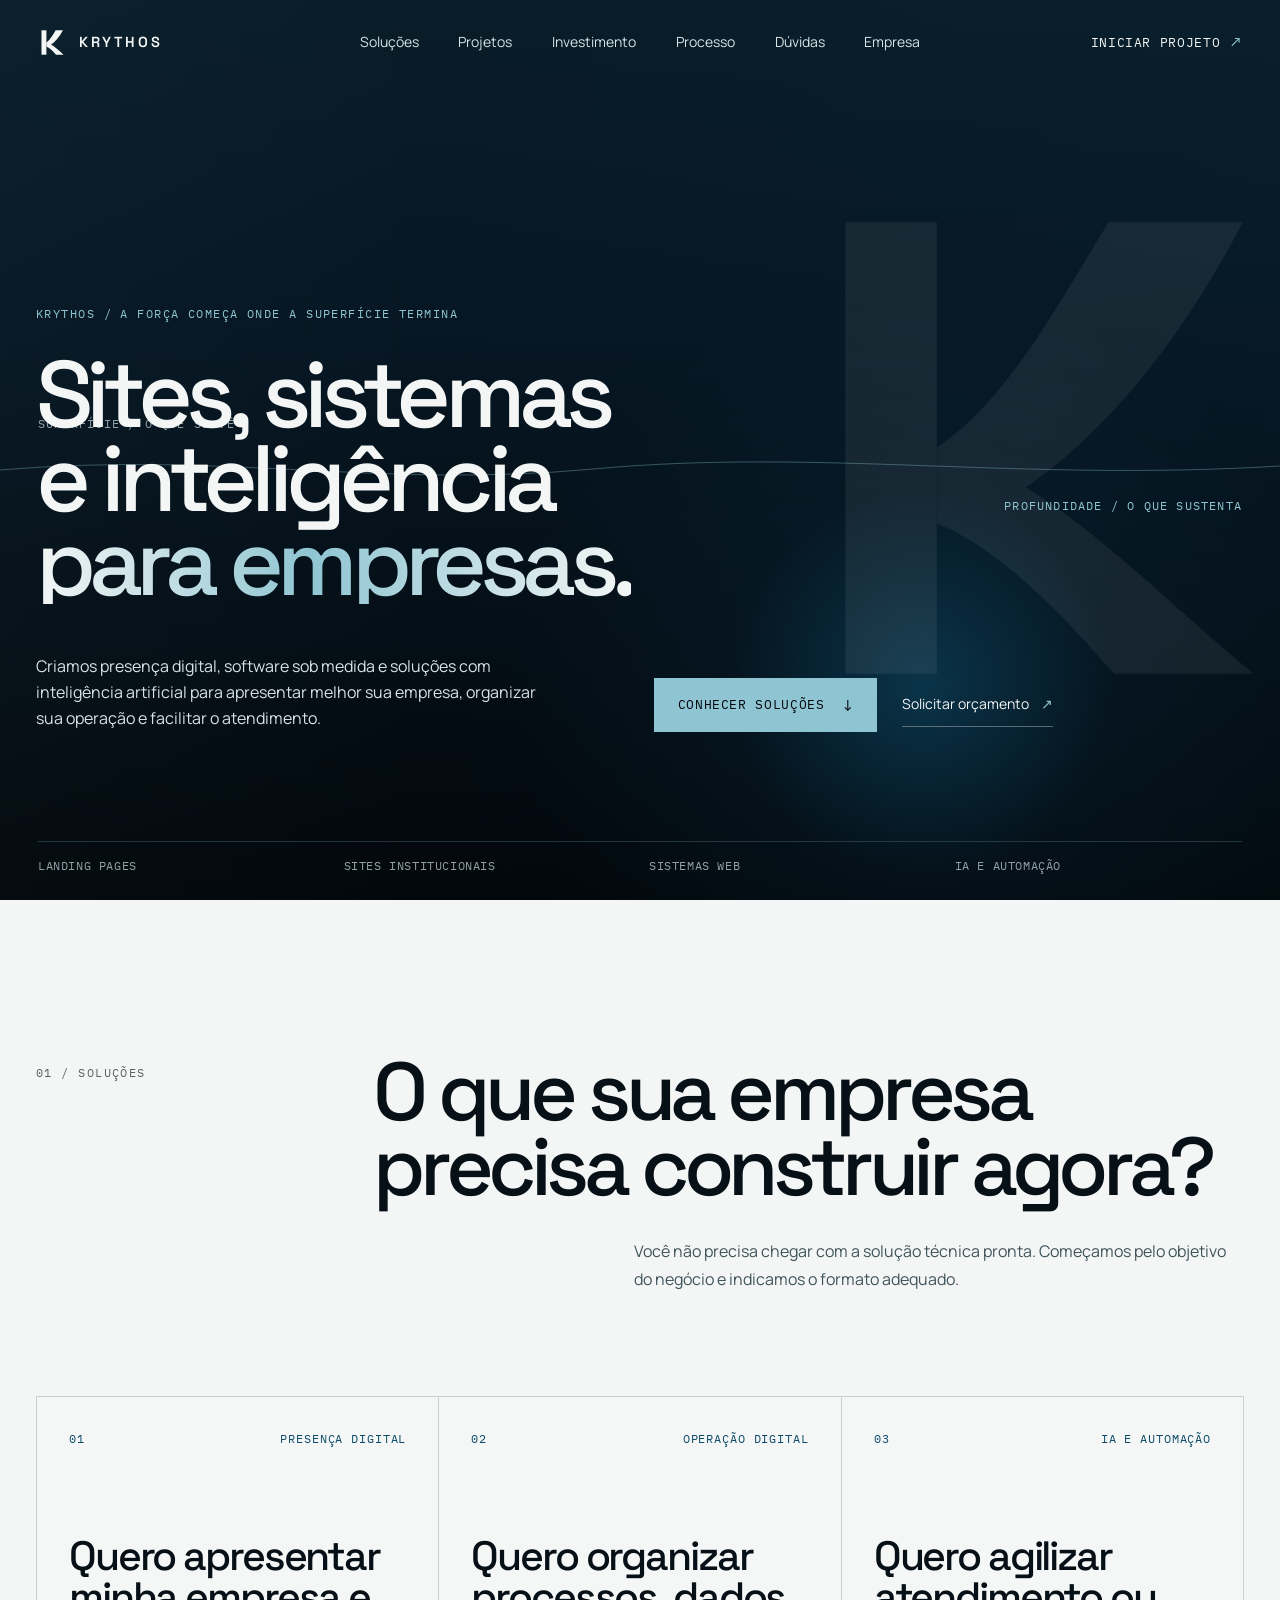
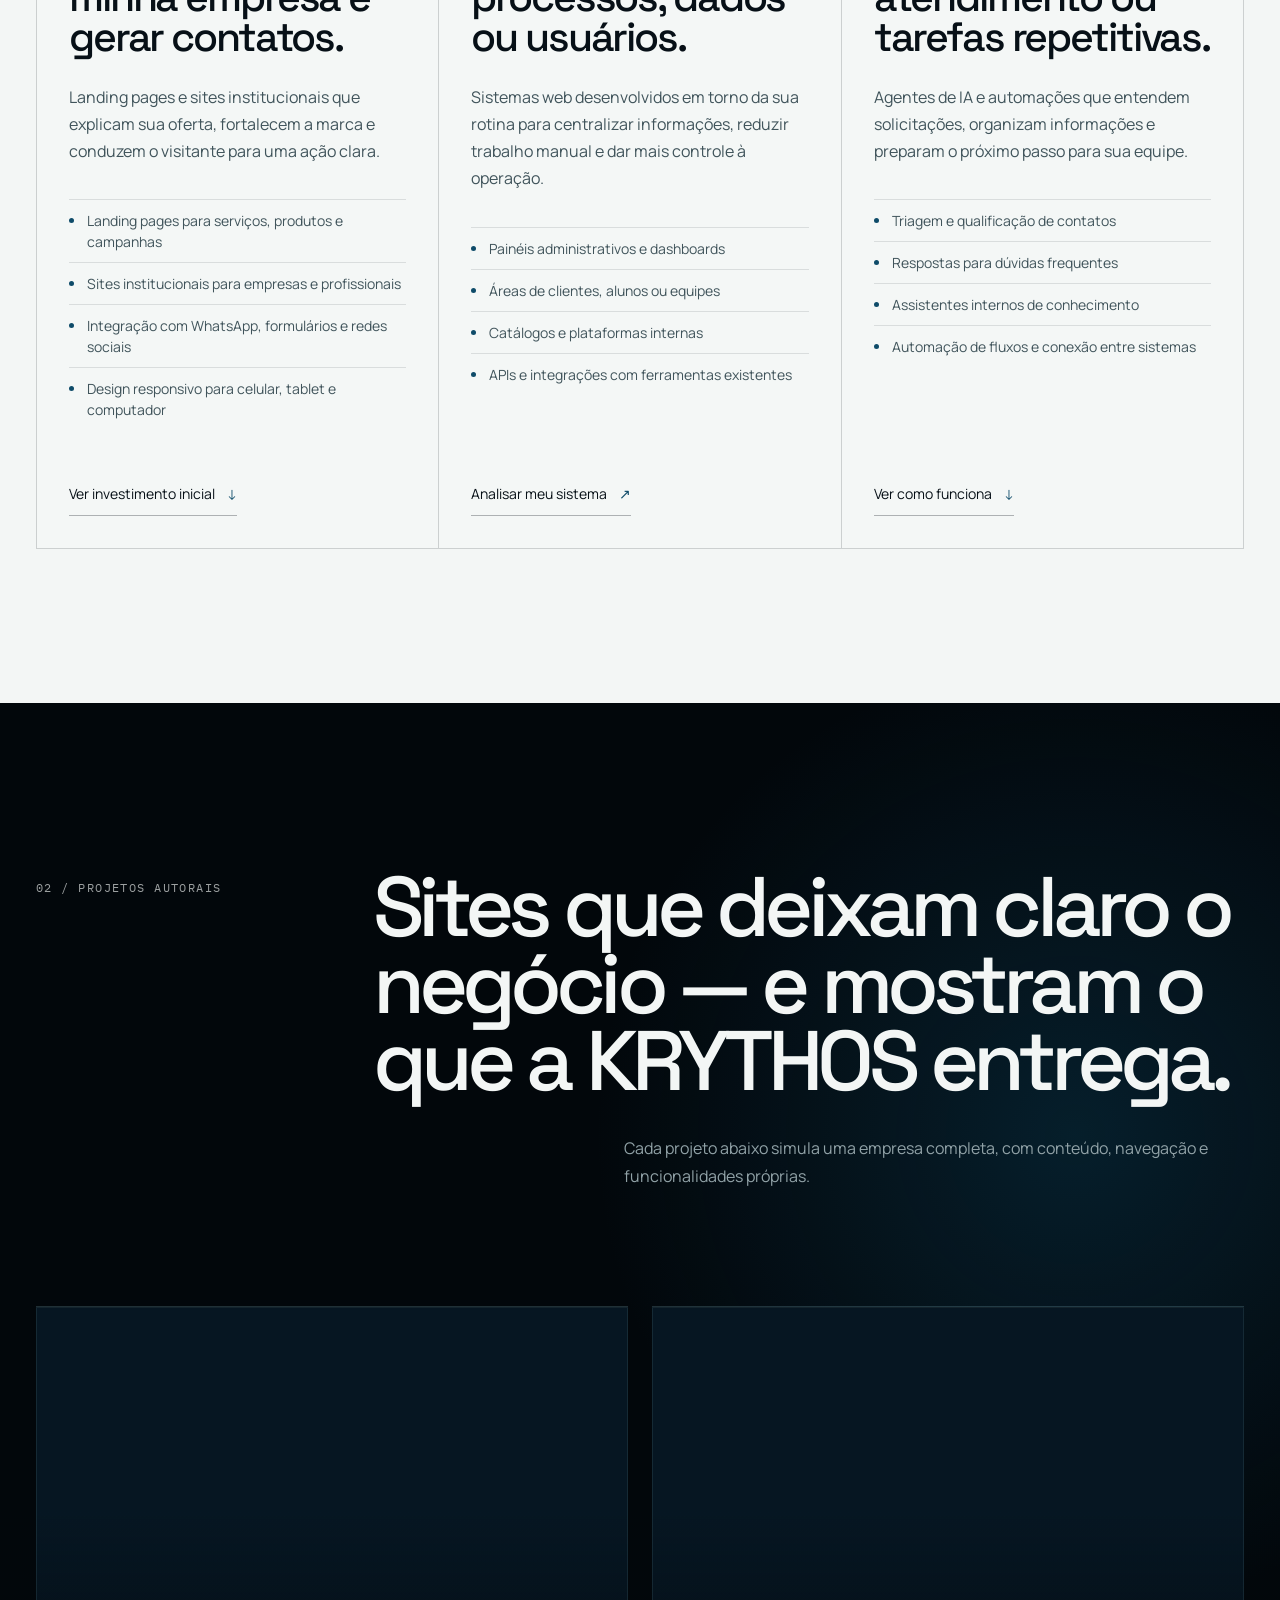
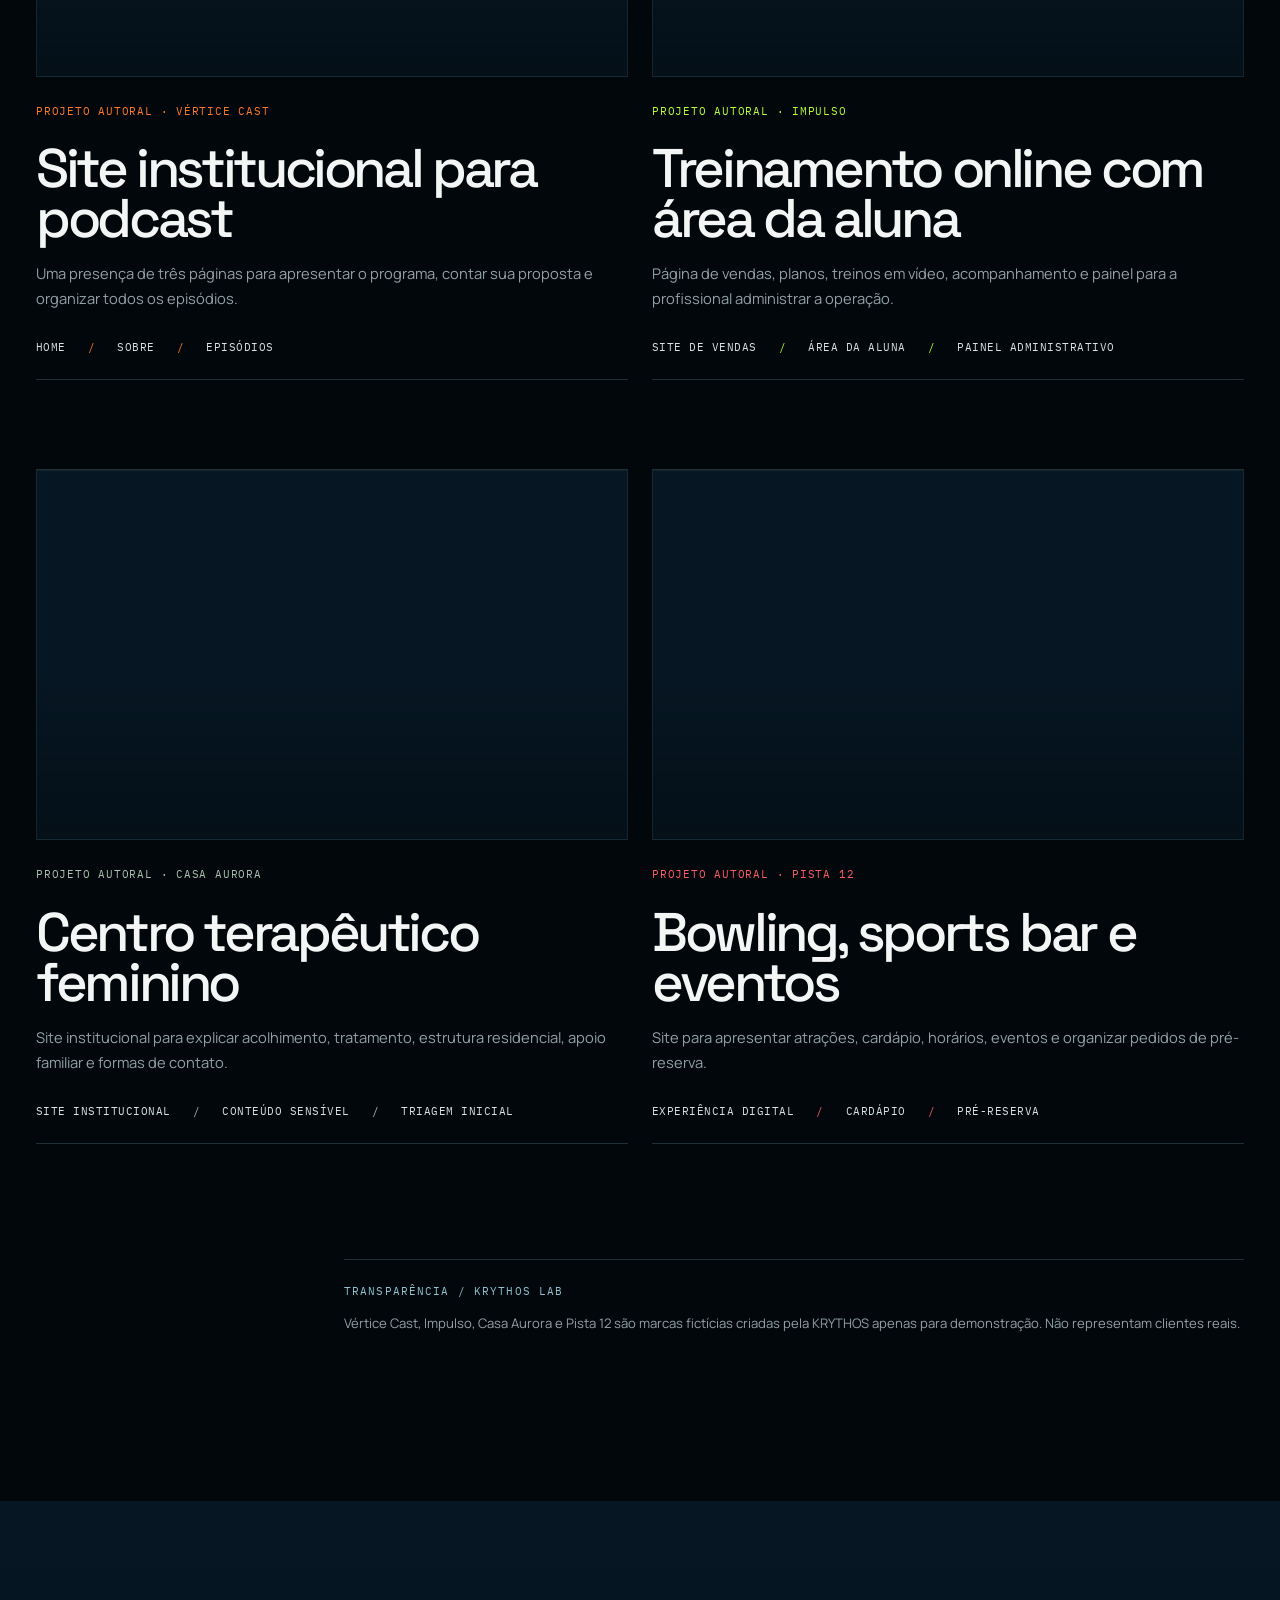
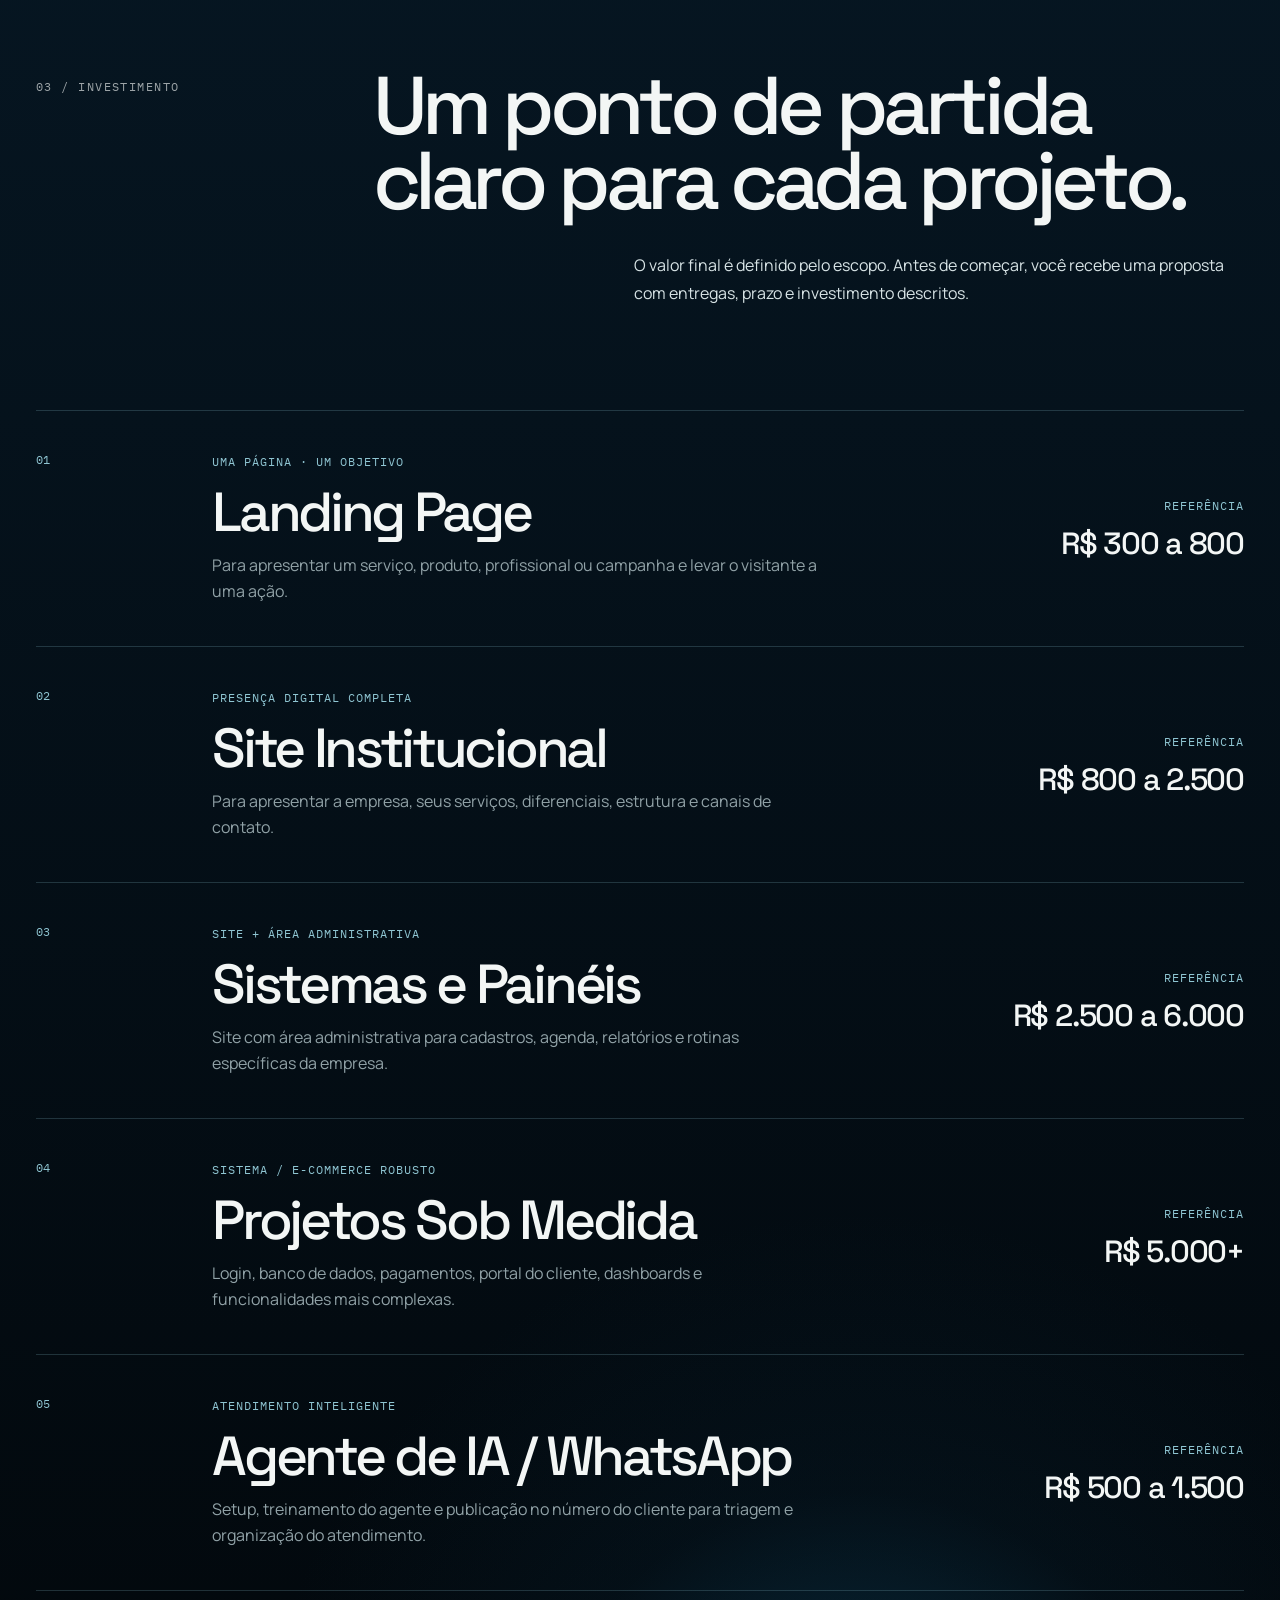
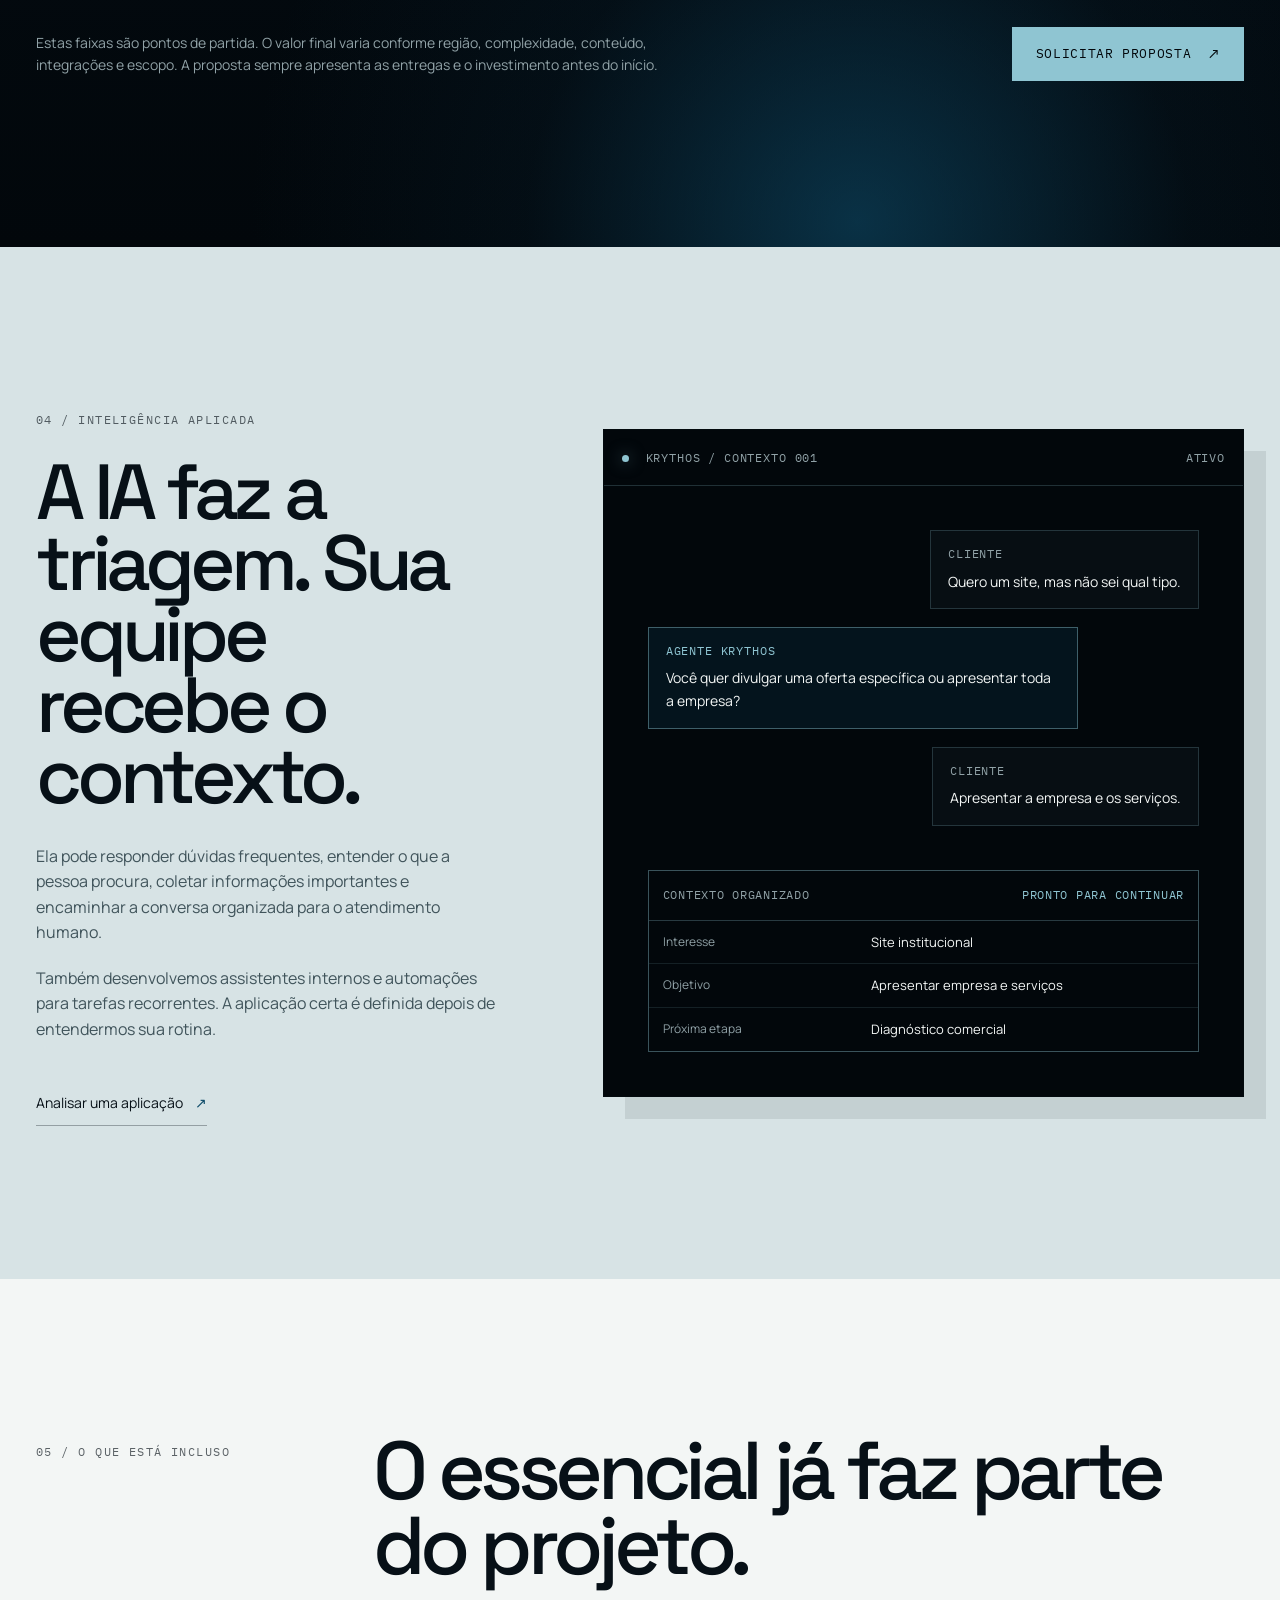
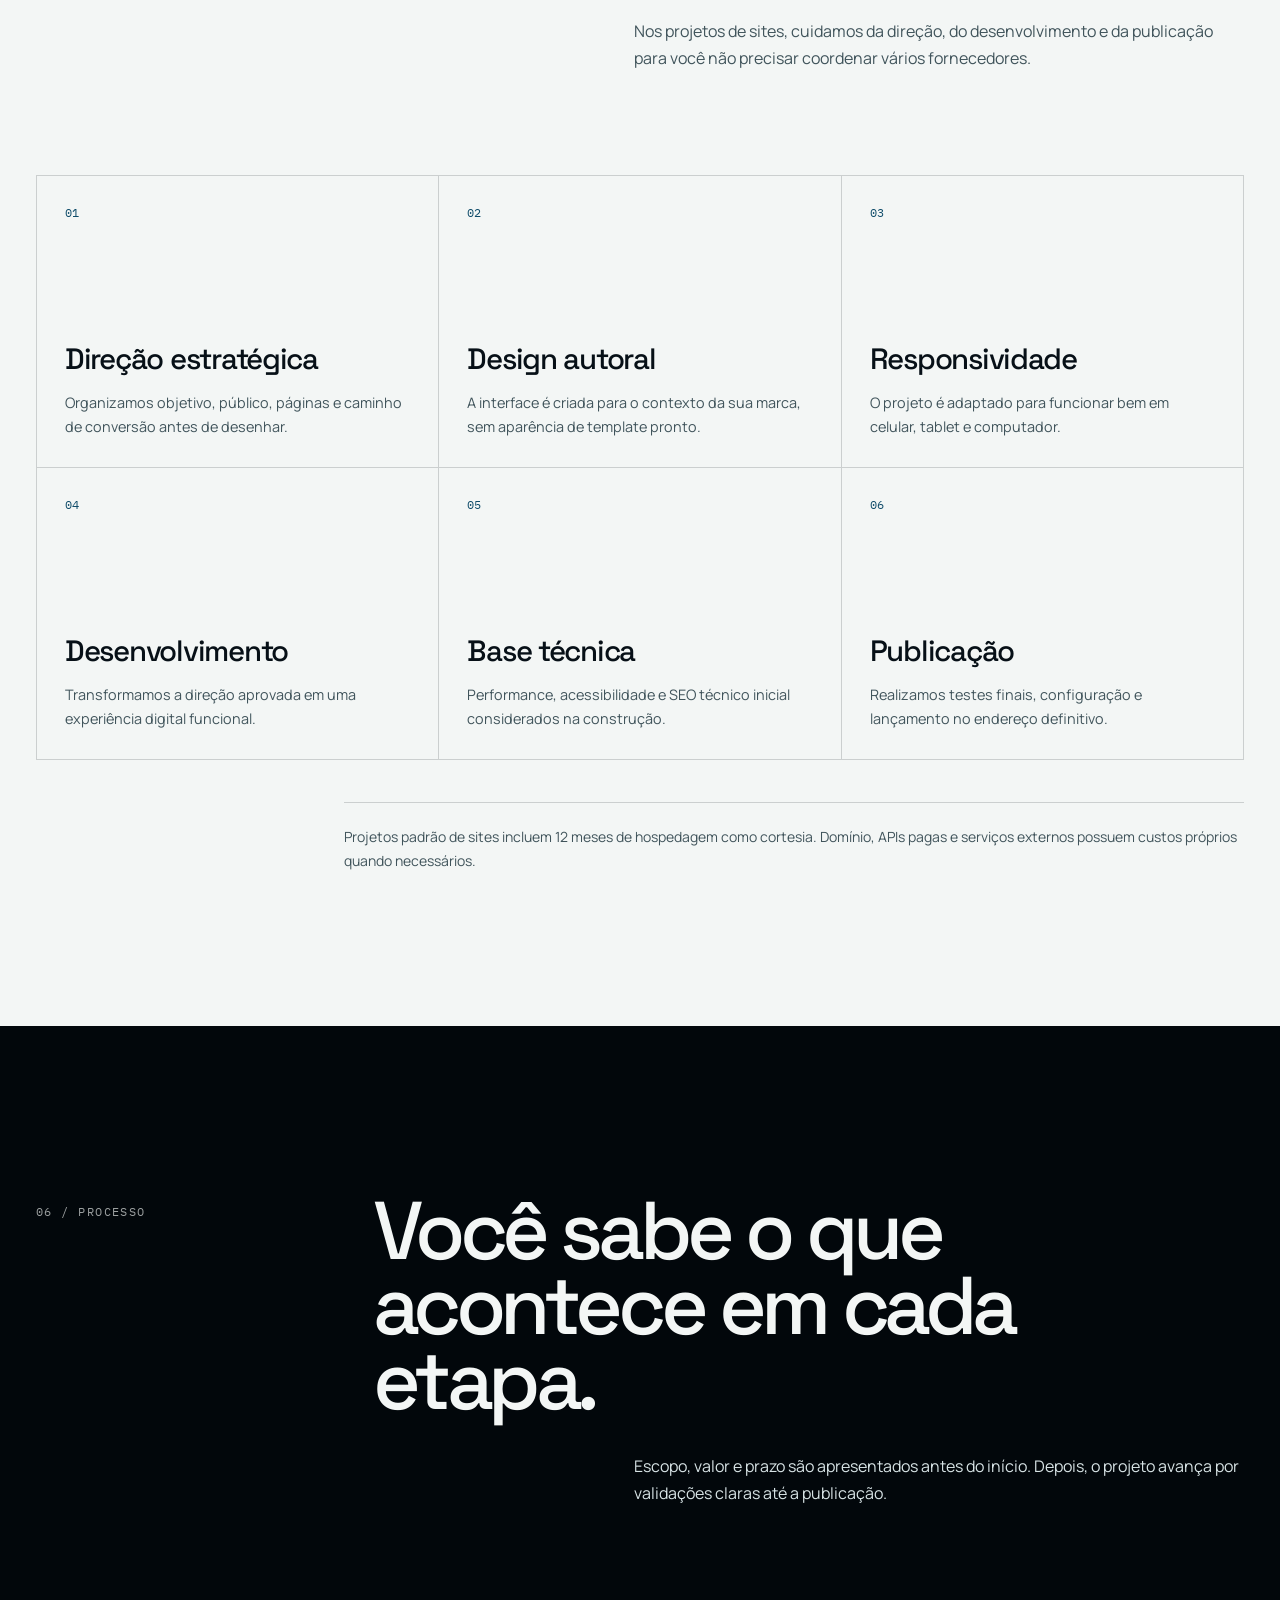
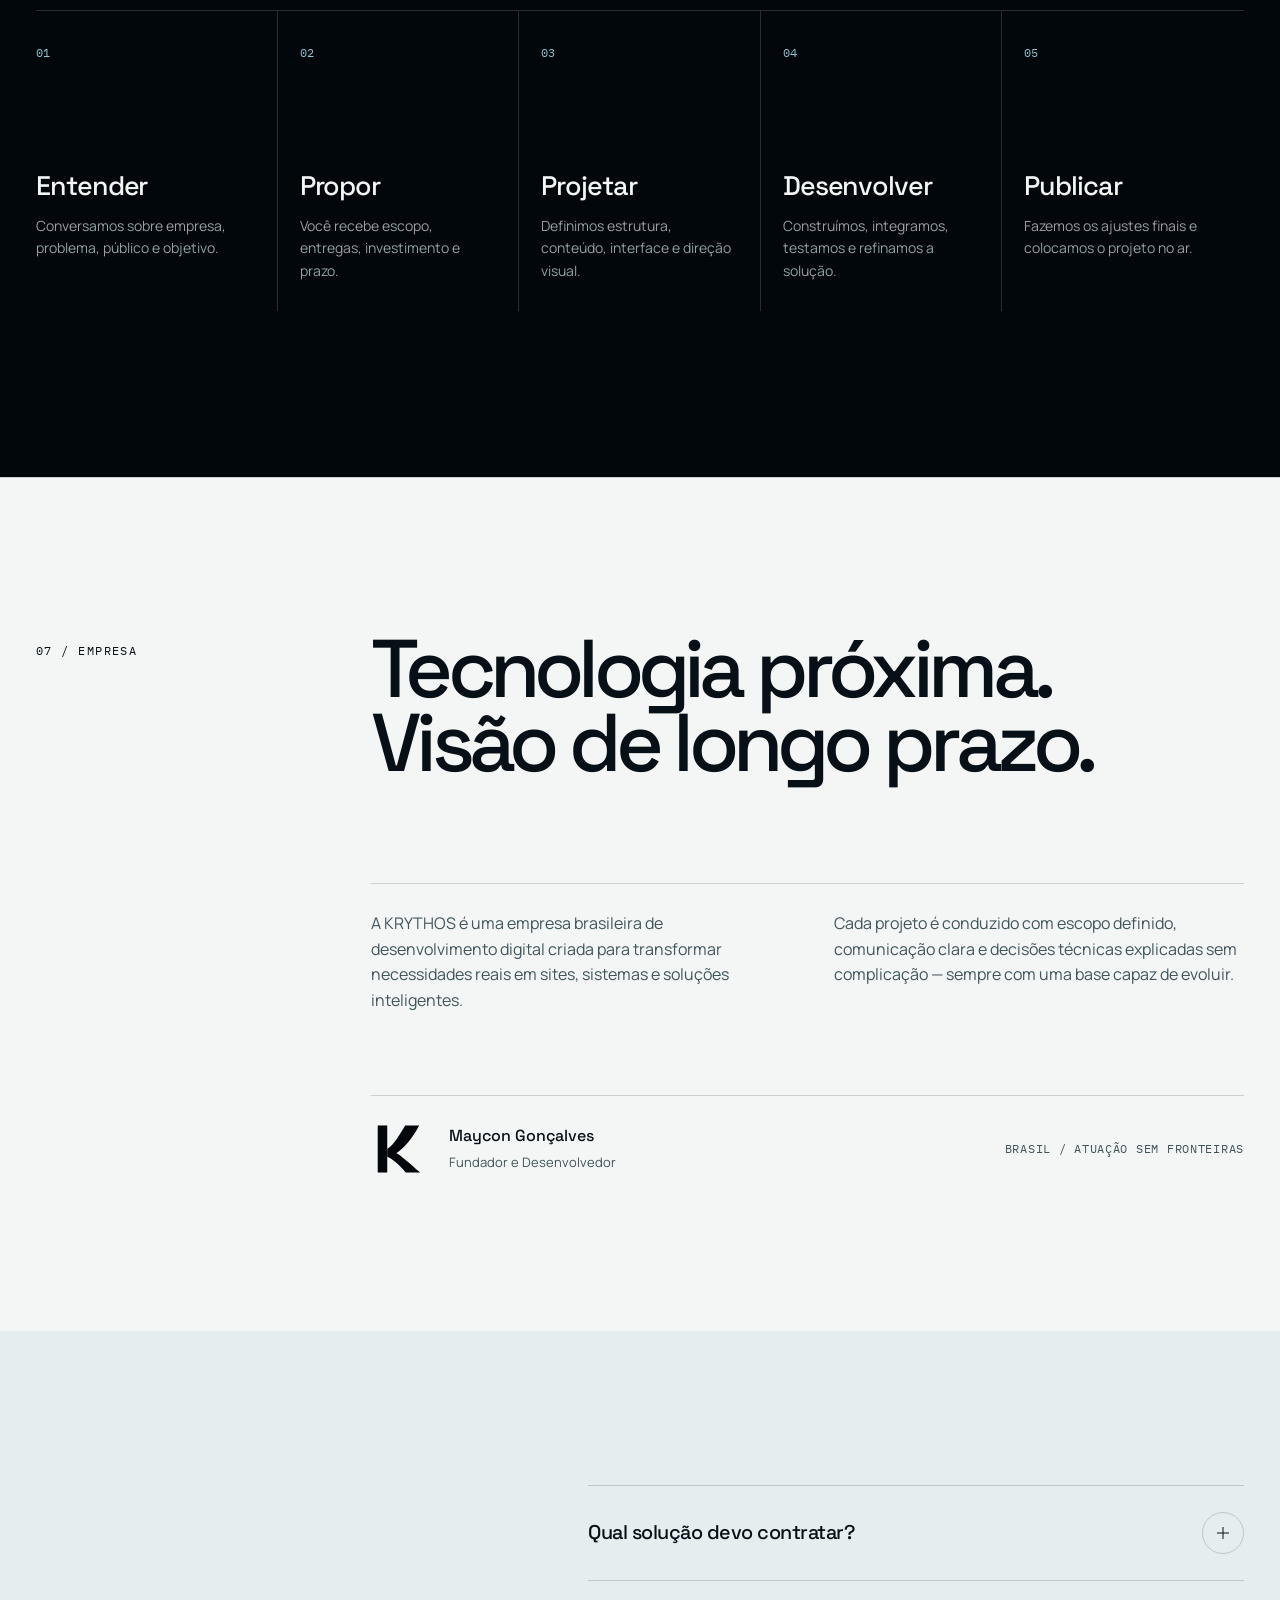
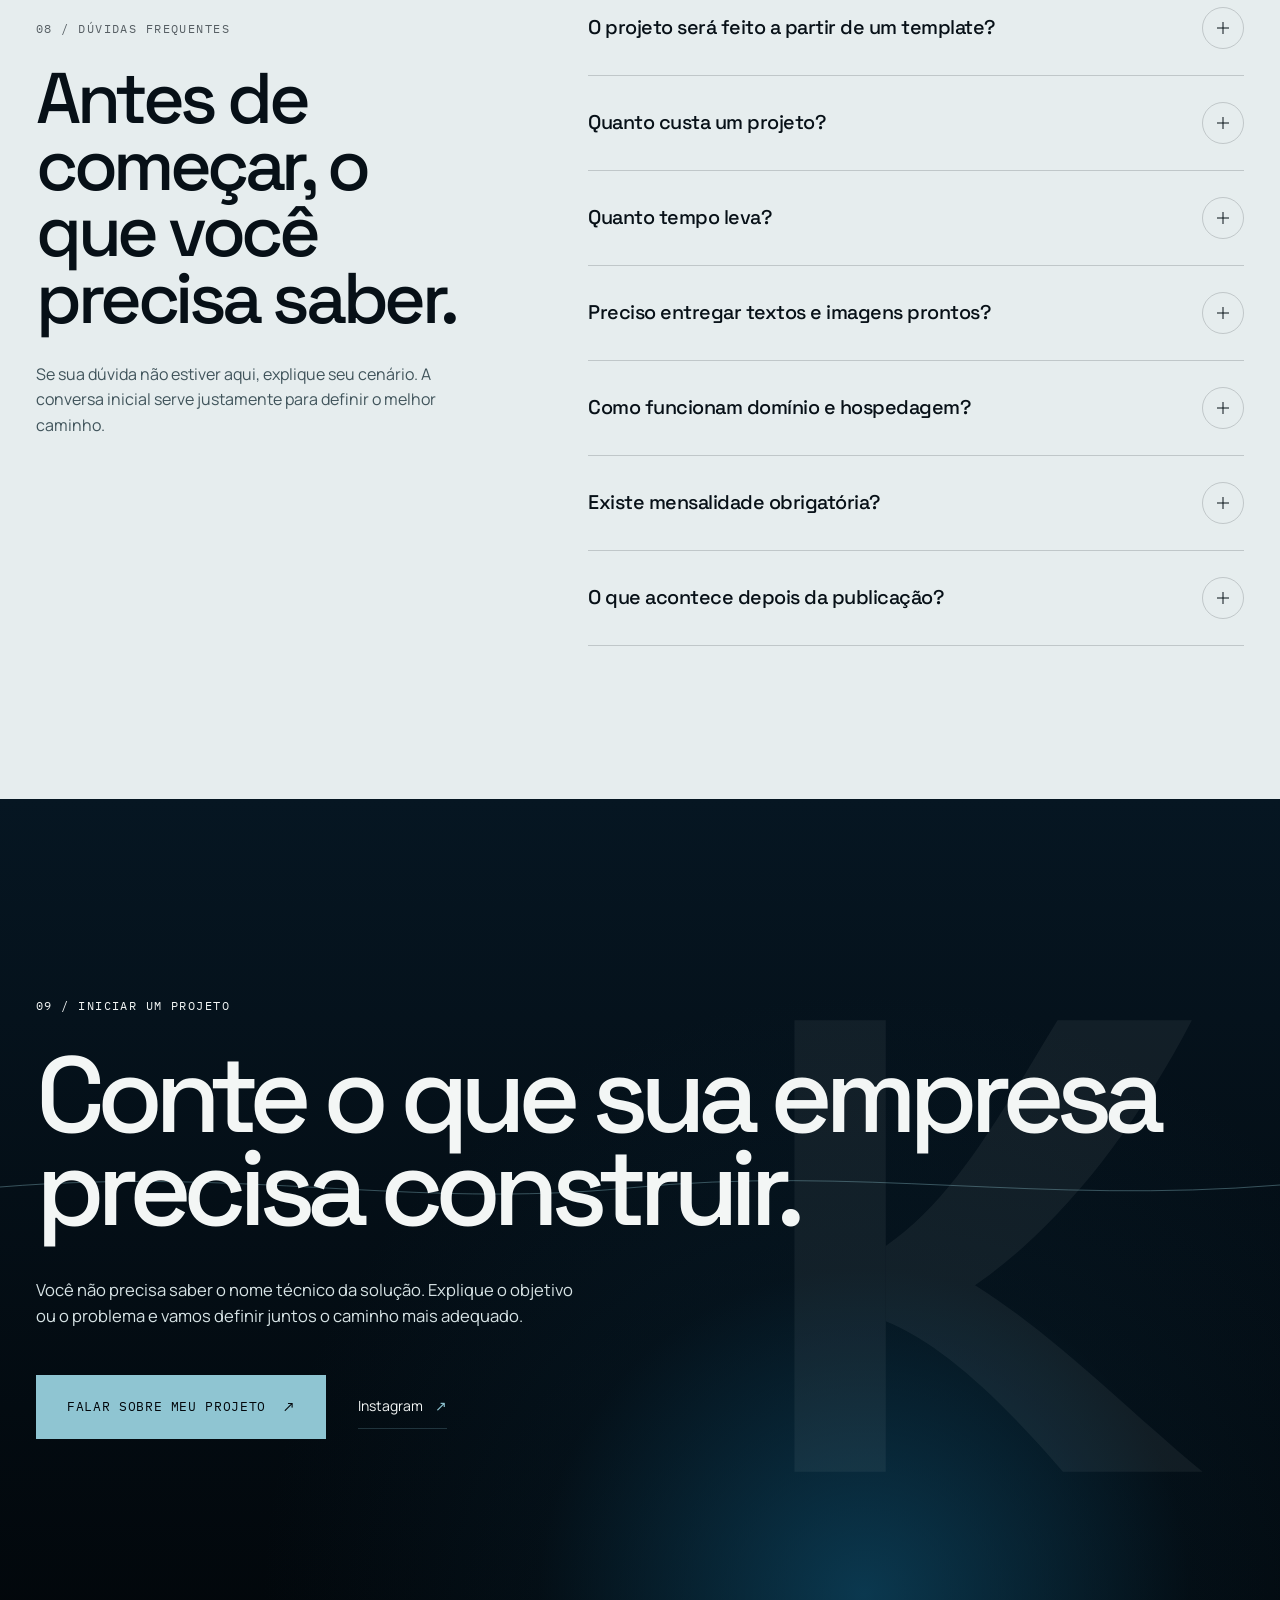
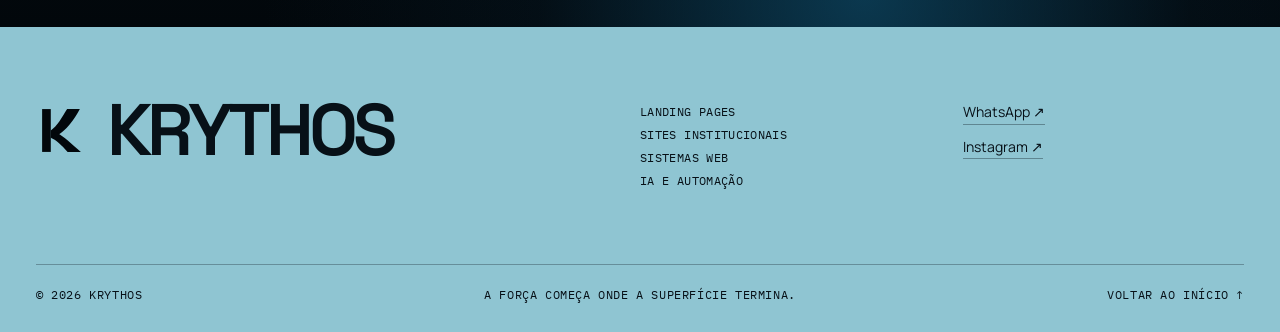
<file: index.html>
<!doctype html>
<html lang="pt-BR">
<head>
  <meta charset="utf-8">
  <meta name="viewport" content="width=device-width, initial-scale=1">
  <meta name="theme-color" content="#02070b">
  <meta name="description" content="A KRYTHOS cria landing pages, sites institucionais, sistemas web e soluções com inteligência artificial para empresas.">
  <link rel="canonical" href="https://krythos.maycon980766.chatgpt.site/">

  <meta property="og:type" content="website">
  <meta property="og:locale" content="pt_BR">
  <meta property="og:site_name" content="KRYTHOS">
  <meta property="og:title" content="KRYTHOS — Sites, Sistemas e Inteligência Artificial">
  <meta property="og:description" content="Tecnologia sob medida para apresentar sua empresa, organizar sua operação e facilitar o atendimento.">
  <meta property="og:url" content="https://krythos.maycon980766.chatgpt.site/">
  <meta property="og:image" content="https://krythos.maycon980766.chatgpt.site/og.png">
  <meta property="og:image:width" content="1733">
  <meta property="og:image:height" content="908">
  <meta property="og:image:type" content="image/png">
  <meta property="og:image:alt" content="KRYTHOS — A força começa onde a superfície termina.">

  <meta name="twitter:card" content="summary_large_image">
  <meta name="twitter:title" content="KRYTHOS — Sites, Sistemas e Inteligência Artificial">
  <meta name="twitter:description" content="Tecnologia sob medida para apresentar sua empresa, organizar sua operação e facilitar o atendimento.">
  <meta name="twitter:image" content="https://krythos.maycon980766.chatgpt.site/og.png">
  <meta name="twitter:image:alt" content="KRYTHOS — A força começa onde a superfície termina.">
  <title>KRYTHOS — Sites, Sistemas e Inteligência Artificial</title>
  <script>
    document.documentElement.classList.add("js");
    try {
      if (!sessionStorage.getItem("krythos-intro-seen") && !matchMedia("(prefers-reduced-motion: reduce)").matches) {
        document.documentElement.classList.add("intro-pending");
      }
    } catch (error) {
      document.documentElement.classList.add("intro-pending");
    }
    window.__krythosIntroFallback = window.setTimeout(function () {
      document.documentElement.classList.remove("intro-pending");
      var intro = document.querySelector(".brand-intro");
      if (intro) intro.hidden = true;
    }, 3600);
  </script>
  <link rel="icon" type="image/svg+xml" href="assets/images/krythos-icon.svg">
  <link rel="stylesheet" href="css/reset.css">
  <link rel="stylesheet" href="css/style.css">
  <link rel="stylesheet" href="css/responsivo.css">
  <script src="assets/vendor/gsap-3.13.0.min.js" defer></script>
  <script src="assets/vendor/MorphSVGPlugin-3.13.0.min.js" defer></script>
  <script src="js/script.js" defer></script>
</head>
<body>
  <div class="brand-intro" role="status" aria-live="polite" aria-label="Carregando KRYTHOS">
    <div class="intro-pressure" aria-hidden="true"></div>
    <div class="intro-meta intro-meta-top" aria-hidden="true">
      <span>KRYTHOS / PROFUNDIDADE 01</span>
      <span data-intro-progress>00</span>
    </div>

    <svg class="intro-word" xmlns="http://www.w3.org/2000/svg" viewBox="0 0 1230 360" role="img" aria-label="KRYTHOS">
      <defs>
        <linearGradient id="intro-grad-1" x1="0" y1="300" x2="1230" y2="40" gradientUnits="userSpaceOnUse">
          <stop offset="0" stop-color="#0e4b69"></stop>
          <stop offset="0.52" stop-color="#f3f6f5"></stop>
          <stop offset="1" stop-color="#8fc5d2"></stop>
        </linearGradient>
        <linearGradient id="intro-grad-2" x1="1230" y1="310" x2="0" y2="40" gradientUnits="userSpaceOnUse">
          <stop offset="0.08" stop-color="#f3f6f5"></stop>
          <stop offset="0.7" stop-color="#8fc5d2"></stop>
        </linearGradient>
        <radialGradient id="intro-grad-3" cx="50%" cy="46%" r="64%">
          <stop offset="0.08" stop-color="#f3f6f5"></stop>
          <stop offset="0.72" stop-color="#0e4b69"></stop>
        </radialGradient>
        <linearGradient id="intro-reflection-gradient" x1="0" y1="0" x2="1" y2="0">
          <stop offset="0" stop-color="#f3f6f5" stop-opacity="0"></stop>
          <stop offset=".5" stop-color="#f3f6f5" stop-opacity=".85"></stop>
          <stop offset="1" stop-color="#f3f6f5" stop-opacity="0"></stop>
        </linearGradient>

        <g id="intro-letters">
          <path id="letter-k" d="M48 84H78V170L145 84H181L104 181L185 276H146L78 194V276H48Z"></path>
          <path id="letter-r" fill-rule="evenodd" d="M210 84H276C323 84 348 105 348 143C348 172 332 191 305 199L354 276H318L274 204H241V276H210ZM241 112V176H274C303 176 317 165 317 144C317 122 304 112 274 112Z"></path>
          <path id="letter-y" d="M365 84H400L436 151L472 84H507L452 183V276H420V183Z"></path>
          <path id="letter-t" d="M516 84H662V114H605V276H573V114H516Z"></path>
          <path id="letter-h" d="M683 84H715V163H778V84H810V276H778V193H715V276H683Z"></path>
          <path id="letter-o" fill-rule="evenodd" d="M832 180C832 116 863 80 920 80C977 80 1008 116 1008 180C1008 244 977 280 920 280C863 280 832 244 832 180ZM865 180C865 229 882 251 920 251C958 251 975 229 975 180C975 131 958 109 920 109C882 109 865 131 865 180Z"></path>
          <path id="letter-s" d="M1040 131C1040 97 1068 80 1112 80C1142 80 1167 88 1188 103L1172 130C1154 118 1134 111 1112 111C1086 111 1073 118 1073 133C1073 148 1087 155 1119 162C1167 173 1190 191 1190 222C1190 261 1160 280 1111 280C1074 280 1044 270 1022 251L1040 224C1060 241 1083 249 1112 249C1142 249 1157 241 1157 224C1157 208 1142 201 1107 193C1061 182 1040 164 1040 131Z"></path>
        </g>
        <clipPath id="intro-word-clip">
          <use href="#letter-k"></use><use href="#letter-r"></use><use href="#letter-y"></use><use href="#letter-t"></use><use href="#letter-h"></use><use href="#letter-o"></use><use href="#letter-s"></use>
        </clipPath>
      </defs>

      <path class="intro-surface-line" d="M0 181C230 168 378 194 590 181C810 167 1008 194 1230 181" fill="none" stroke="#8fc5d2" stroke-width="1"></path>
      <polygon id="shape-k" class="intro-shape" fill="url(#intro-grad-1)" fill-rule="evenodd" points="116,133 169,228 63,228"></polygon>
      <rect id="shape-r" class="intro-shape" fill="url(#intro-grad-2)" fill-rule="evenodd" x="238" y="142" width="87" height="87"></rect>
      <circle id="shape-y" class="intro-shape" fill="url(#intro-grad-3)" fill-rule="evenodd" cx="436" cy="181" r="45"></circle>
      <polygon id="shape-t" class="intro-shape" fill="url(#intro-grad-1)" fill-rule="evenodd" points="589,127 643,181 589,235 535,181"></polygon>
      <rect id="shape-h" class="intro-shape" fill="url(#intro-grad-2)" fill-rule="evenodd" x="703" y="139" width="89" height="89"></rect>
      <circle id="shape-o" class="intro-shape" fill="url(#intro-grad-3)" fill-rule="evenodd" cx="920" cy="181" r="48"></circle>
      <polygon id="shape-s" class="intro-shape" fill="url(#intro-grad-1)" fill-rule="evenodd" points="1107,128 1160,158 1160,219 1107,250 1054,219 1054,158"></polygon>
      <rect class="intro-reflection" x="-230" y="60" width="180" height="240" fill="url(#intro-reflection-gradient)" clip-path="url(#intro-word-clip)"></rect>
    </svg>

    <div class="intro-fallback-word" aria-hidden="true">KRYTHOS</div>
    <div class="intro-meta intro-meta-bottom" aria-hidden="true">
      <span>A força começa onde a superfície termina.</span>
      <span>BR / 2026</span>
    </div>
  </div>

  <a class="skip-link" href="#main">Ir para o conteúdo</a>
  <div class="scroll-progress" aria-hidden="true"><span></span></div>

  <header class="site-header" data-header>
    <a class="brand" href="#top" aria-label="KRYTHOS — início">
      <img src="assets/images/krythos-symbol-mineral.svg" alt="" width="30" height="30">
      <span>KRYTHOS</span>
    </a>

    <nav class="desktop-nav" aria-label="Navegação principal">
      <a href="#solutions">Soluções</a>
      <a href="#work">Projetos</a>
      <a href="#investment">Investimento</a>
      <a href="#process">Processo</a>
      <a href="#faq">Dúvidas</a>
      <a href="#company">Empresa</a>
    </nav>

    <a class="header-cta" href="https://wa.me/5513996646955?text=Ol%C3%A1!%20Quero%20iniciar%20um%20projeto%20com%20a%20KRYTHOS." target="_blank" rel="noopener" data-analytics-event="cta_click" data-analytics-label="header_whatsapp">
      Iniciar projeto <span aria-hidden="true">↗</span>
    </a>

    <button class="menu-toggle" type="button" aria-expanded="false" aria-controls="mobile-menu">
      <span class="sr-only">Abrir menu</span>
      <span></span><span></span>
    </button>
  </header>

  <div class="mobile-menu" id="mobile-menu" aria-hidden="true">
    <div class="mobile-menu-top">
      <span>KRYTHOS / NAVEGAÇÃO</span>
      <button class="menu-close" type="button" aria-label="Fechar menu">Fechar ×</button>
    </div>
    <nav aria-label="Navegação móvel">
      <a href="#solutions"><span>01</span> Soluções</a>
      <a href="#work"><span>02</span> Projetos</a>
      <a href="#investment"><span>03</span> Investimento</a>
      <a href="#process"><span>04</span> Processo</a>
      <a href="#faq"><span>05</span> Dúvidas</a>
      <a href="#company"><span>06</span> Empresa</a>
    </nav>
    <a class="mobile-project" href="https://wa.me/5513996646955?text=Ol%C3%A1!%20Quero%20iniciar%20um%20projeto%20com%20a%20KRYTHOS." target="_blank" rel="noopener" data-analytics-event="cta_click" data-analytics-label="mobile_menu_whatsapp">Iniciar um projeto ↗</a>
  </div>

  <main id="main">
    <section class="hero" id="top" aria-labelledby="hero-title">
      <div class="hero-atmosphere" aria-hidden="true"></div>
      <div class="hero-pressure" aria-hidden="true"></div>
      <svg class="hero-surface" viewBox="0 0 1600 80" preserveAspectRatio="none" aria-hidden="true">
        <path d="M0 42C282 23 470 61 742 41C1024 20 1274 54 1600 38" fill="none"></path>
      </svg>
      <img class="hero-mark" src="assets/images/krythos-symbol-mineral.svg" alt="" width="700" height="700" aria-hidden="true">

      <div class="hero-content shell">
        <p class="eyebrow hero-eyebrow">KRYTHOS / A FORÇA COMEÇA ONDE A SUPERFÍCIE TERMINA</p>
        <h1 id="hero-title">
          <span>Sites, sistemas</span>
          <span>e inteligência</span>
          <span class="hero-depth-word">para empresas.</span>
        </h1>
        <div class="hero-bottom">
          <p>Criamos presença digital, software sob medida e soluções com inteligência artificial para apresentar melhor sua empresa, organizar sua operação e facilitar o atendimento.</p>
          <div class="hero-actions">
            <a class="button button-primary" href="#solutions" data-analytics-event="navigation_click" data-analytics-label="hero_solutions">Conhecer soluções <span aria-hidden="true">↓</span></a>
            <a class="text-link" href="https://wa.me/5513996646955?text=Ol%C3%A1!%20Quero%20conversar%20sobre%20um%20projeto%20com%20a%20KRYTHOS." target="_blank" rel="noopener" data-analytics-event="cta_click" data-analytics-label="hero_whatsapp">Solicitar orçamento <span aria-hidden="true">↗</span></a>
          </div>
        </div>
      </div>

      <div class="hero-plane hero-plane-surface" aria-hidden="true">SUPERFÍCIE / O QUE SE VÊ</div>
      <div class="hero-plane hero-plane-depth" aria-hidden="true">PROFUNDIDADE / O QUE SUSTENTA</div>
      <div class="hero-capabilities" aria-label="Áreas de atuação">
        <span>Landing Pages</span>
        <span>Sites Institucionais</span>
        <span>Sistemas Web</span>
        <span>IA e Automação</span>
      </div>
    </section>

    <section class="solutions-section surface-section" id="solutions" aria-labelledby="solutions-title">
      <div class="shell">
        <div class="phase-heading reveal">
          <p class="section-index">01 / SOLUÇÕES</p>
          <div>
            <h2 id="solutions-title">O que sua empresa precisa construir agora?</h2>
            <p>Você não precisa chegar com a solução técnica pronta. Começamos pelo objetivo do negócio e indicamos o formato adequado.</p>
          </div>
        </div>

        <div class="solution-grid">
          <article class="solution-card reveal">
            <div class="solution-topline"><span>01</span><span>PRESENÇA DIGITAL</span></div>
            <h3>Quero apresentar minha empresa e gerar contatos.</h3>
            <p>Landing pages e sites institucionais que explicam sua oferta, fortalecem a marca e conduzem o visitante para uma ação clara.</p>
            <ul>
              <li>Landing pages para serviços, produtos e campanhas</li>
              <li>Sites institucionais para empresas e profissionais</li>
              <li>Integração com WhatsApp, formulários e redes sociais</li>
              <li>Design responsivo para celular, tablet e computador</li>
            </ul>
            <a href="#investment">Ver investimento inicial <span aria-hidden="true">↓</span></a>
          </article>

          <article class="solution-card reveal">
            <div class="solution-topline"><span>02</span><span>OPERAÇÃO DIGITAL</span></div>
            <h3>Quero organizar processos, dados ou usuários.</h3>
            <p>Sistemas web desenvolvidos em torno da sua rotina para centralizar informações, reduzir trabalho manual e dar mais controle à operação.</p>
            <ul>
              <li>Painéis administrativos e dashboards</li>
              <li>Áreas de clientes, alunos ou equipes</li>
              <li>Catálogos e plataformas internas</li>
              <li>APIs e integrações com ferramentas existentes</li>
            </ul>
            <a href="https://wa.me/5513996646955?text=Ol%C3%A1!%20Quero%20conversar%20sobre%20um%20sistema%20para%20minha%20empresa." target="_blank" rel="noopener" data-analytics-event="cta_click" data-analytics-label="solution_system_whatsapp">Analisar meu sistema <span aria-hidden="true">↗</span></a>
          </article>

          <article class="solution-card reveal">
            <div class="solution-topline"><span>03</span><span>IA E AUTOMAÇÃO</span></div>
            <h3>Quero agilizar atendimento ou tarefas repetitivas.</h3>
            <p>Agentes de IA e automações que entendem solicitações, organizam informações e preparam o próximo passo para sua equipe.</p>
            <ul>
              <li>Triagem e qualificação de contatos</li>
              <li>Respostas para dúvidas frequentes</li>
              <li>Assistentes internos de conhecimento</li>
              <li>Automação de fluxos e conexão entre sistemas</li>
            </ul>
            <a href="#intelligence">Ver como funciona <span aria-hidden="true">↓</span></a>
          </article>
        </div>
      </div>
    </section>

    <section class="portfolio-section" id="work" aria-labelledby="work-title">
      <div class="shell">
        <div class="portfolio-heading reveal">
          <p class="section-index">02 / PROJETOS AUTORAIS</p>
          <div>
            <h2 id="work-title">Sites que deixam claro o negócio — e mostram o que a KRYTHOS entrega.</h2>
            <p>Cada projeto abaixo simula uma empresa completa, com conteúdo, navegação e funcionalidades próprias.</p>
          </div>
        </div>

        <div class="portfolio-grid">
          <a class="portfolio-card portfolio-creative reveal" href="previas/vertice-cast/index.html" data-analytics-event="portfolio_open" data-analytics-label="podcast_institutional">
            <figure><img src="assets/images/creative-ecosystem.webp" alt="Vértice Cast, site institucional demonstrativo para um podcast" width="1672" height="941" loading="lazy" decoding="async"><span aria-hidden="true">Ver site demonstrativo ↗</span></figure>
            <div class="portfolio-card-copy"><small>PROJETO AUTORAL · VÉRTICE CAST</small><h3>Site institucional para podcast</h3><p>Uma presença de três páginas para apresentar o programa, contar sua proposta e organizar todos os episódios.</p><ul aria-label="Entregas"><li>Home</li><li>Sobre</li><li>Episódios</li></ul></div>
          </a>

          <a class="portfolio-card portfolio-performance reveal" href="previas/impulso/index.html" data-analytics-event="portfolio_open" data-analytics-label="performance_platform">
            <figure><img src="assets/images/performance-platform.webp" alt="Impulso, site demonstrativo de treinamento feminino online" width="1672" height="941" loading="lazy" decoding="async"><span aria-hidden="true">Ver site demonstrativo ↗</span></figure>
            <div class="portfolio-card-copy"><small>PROJETO AUTORAL · IMPULSO</small><h3>Treinamento online com área da aluna</h3><p>Página de vendas, planos, treinos em vídeo, acompanhamento e painel para a profissional administrar a operação.</p><ul aria-label="Entregas"><li>Site de vendas</li><li>Área da aluna</li><li>Painel administrativo</li></ul></div>
          </a>

          <a class="portfolio-card portfolio-wellness reveal" href="previas/casa-aurora/index.html" data-analytics-event="portfolio_open" data-analytics-label="wellness_experience">
            <figure><img src="assets/images/therapeutic-center.webp" alt="Casa Aurora, site demonstrativo de um centro terapêutico feminino" width="1672" height="941" loading="lazy" decoding="async"><span aria-hidden="true">Ver site demonstrativo ↗</span></figure>
            <div class="portfolio-card-copy"><small>PROJETO AUTORAL · CASA AURORA</small><h3>Centro terapêutico feminino</h3><p>Site institucional para explicar acolhimento, tratamento, estrutura residencial, apoio familiar e formas de contato.</p><ul aria-label="Entregas"><li>Site institucional</li><li>Conteúdo sensível</li><li>Triagem inicial</li></ul></div>
          </a>

          <a class="portfolio-card portfolio-bowling reveal" href="previas/pista-12/index.html" data-analytics-event="portfolio_open" data-analytics-label="bowling_social">
            <figure><img src="assets/images/bowling-social.webp" alt="Pista 12, site demonstrativo de bowling e sports bar" width="1672" height="941" loading="lazy" decoding="async"><span aria-hidden="true">Ver site demonstrativo ↗</span></figure>
            <div class="portfolio-card-copy"><small>PROJETO AUTORAL · PISTA 12</small><h3>Bowling, sports bar e eventos</h3><p>Site para apresentar atrações, cardápio, horários, eventos e organizar pedidos de pré-reserva.</p><ul aria-label="Entregas"><li>Experiência digital</li><li>Cardápio</li><li>Pré-reserva</li></ul></div>
          </a>
        </div>

        <div class="portfolio-disclaimer reveal">
          <span>TRANSPARÊNCIA / KRYTHOS LAB</span>
          <p>Vértice Cast, Impulso, Casa Aurora e Pista 12 são marcas fictícias criadas pela KRYTHOS apenas para demonstração. Não representam clientes reais.</p>
        </div>
      </div>
    </section>

    <section class="investment-section" id="investment" aria-labelledby="investment-title">
      <div class="investment-glow" aria-hidden="true"></div>
      <div class="shell">
        <div class="phase-heading phase-heading-dark reveal">
          <p class="section-index">03 / INVESTIMENTO</p>
          <div>
            <h2 id="investment-title">Um ponto de partida claro para cada projeto.</h2>
            <p>O valor final é definido pelo escopo. Antes de começar, você recebe uma proposta com entregas, prazo e investimento descritos.</p>
          </div>
        </div>

        <div class="investment-list">
          <article class="investment-row reveal">
            <span class="investment-number">01</span>
            <div><small>UMA PÁGINA · UM OBJETIVO</small><h3>Landing Page</h3><p>Para apresentar um serviço, produto, profissional ou campanha e levar o visitante a uma ação.</p></div>
            <strong><small>REFERÊNCIA</small>R$ 300 a 800</strong>
          </article>
          <article class="investment-row reveal">
            <span class="investment-number">02</span>
            <div><small>PRESENÇA DIGITAL COMPLETA</small><h3>Site Institucional</h3><p>Para apresentar a empresa, seus serviços, diferenciais, estrutura e canais de contato.</p></div>
            <strong><small>REFERÊNCIA</small>R$ 800 a 2.500</strong>
          </article>
          <article class="investment-row reveal">
            <span class="investment-number">03</span>
            <div><small>SITE + ÁREA ADMINISTRATIVA</small><h3>Sistemas e Painéis</h3><p>Site com área administrativa para cadastros, agenda, relatórios e rotinas específicas da empresa.</p></div>
            <strong><small>REFERÊNCIA</small>R$ 2.500 a 6.000</strong>
          </article>
          <article class="investment-row reveal">
            <span class="investment-number">04</span>
            <div><small>SISTEMA / E-COMMERCE ROBUSTO</small><h3>Projetos Sob Medida</h3><p>Login, banco de dados, pagamentos, portal do cliente, dashboards e funcionalidades mais complexas.</p></div>
            <strong><small>REFERÊNCIA</small>R$ 5.000+</strong>
          </article>
          <article class="investment-row reveal">
            <span class="investment-number">05</span>
            <div><small>ATENDIMENTO INTELIGENTE</small><h3>Agente de IA / WhatsApp</h3><p>Setup, treinamento do agente e publicação no número do cliente para triagem e organização do atendimento.</p></div>
            <strong><small>REFERÊNCIA</small>R$ 500 a 1.500</strong>
          </article>
        </div>

        <div class="investment-note reveal">
          <p>Estas faixas são pontos de partida. O valor final varia conforme região, complexidade, conteúdo, integrações e escopo. A proposta sempre apresenta as entregas e o investimento antes do início.</p>
          <a class="button button-primary" href="https://wa.me/5513996646955?text=Ol%C3%A1!%20Quero%20receber%20uma%20proposta%20da%20KRYTHOS." target="_blank" rel="noopener" data-analytics-event="cta_click" data-analytics-label="investment_whatsapp">Solicitar proposta <span aria-hidden="true">↗</span></a>
        </div>
      </div>
    </section>

    <section class="belief surface-section" aria-labelledby="belief-title" hidden aria-hidden="true">
      <div class="shell split-intro">
        <p class="section-index reveal">02 / CONVICÇÃO</p>
        <div>
          <h2 class="statement reveal" id="belief-title">A tecnologia mais valiosa não termina na interface.</h2>
          <div class="belief-copy reveal">
            <p>O que aparece cria percepção. O que existe por baixo sustenta o negócio.</p>
            <p>A KRYTHOS une estratégia, design e engenharia para construir as duas dimensões como uma única experiência.</p>
          </div>
        </div>
      </div>

      <div class="shell duality reveal" aria-label="Relação entre superfície e profundidade">
        <div class="duality-row duality-surface">
          <span>SUPERFÍCIE</span>
          <strong>Clareza · presença · experiência</strong>
          <small>O que as pessoas percebem</small>
        </div>
        <div class="duality-row duality-depth">
          <span>PROFUNDIDADE</span>
          <strong>Estratégia · engenharia · inteligência · escala</strong>
          <small>O que torna tudo possível</small>
        </div>
      </div>
    </section>

    <section class="capabilities surface-section" id="capabilities" aria-labelledby="capabilities-title" hidden aria-hidden="true">
      <div class="shell">
        <div class="section-heading reveal">
          <p class="section-index">03 / CAPACIDADES</p>
          <h2 id="capabilities-title">Da ideia à tecnologia por trás dela.</h2>
          <p>Competências conectadas para construir desde uma presença digital precisa até sistemas que sustentam operações complexas.</p>
        </div>

        <div class="capability-list">
          <article class="capability-item reveal">
            <button class="capability-trigger" type="button" aria-expanded="true" aria-controls="capability-detail-1">
              <span class="cap-number">01</span>
              <span class="cap-title">Experiências Digitais</span>
              <span class="cap-summary">Marcas e produtos transformados em experiências claras, memoráveis e relevantes.</span>
              <span class="cap-icon" aria-hidden="true"></span>
            </button>
            <div class="capability-detail" id="capability-detail-1">
              <div aria-hidden="true"></div>
              <p>Sites institucionais, experiências de lançamento, plataformas de marca, campanhas digitais e interfaces interativas.</p>
              <ul aria-label="Entregas de experiências digitais">
                <li>Sites institucionais</li><li>Lançamentos de produto</li><li>Experiências de campanha</li><li>Interfaces interativas</li>
              </ul>
            </div>
          </article>

          <article class="capability-item reveal">
            <button class="capability-trigger" type="button" aria-expanded="false" aria-controls="capability-detail-2">
              <span class="cap-number">02</span>
              <span class="cap-title">Software e Plataformas</span>
              <span class="cap-summary">Produtos digitais construídos em torno da operação, dos usuários e do futuro.</span>
              <span class="cap-icon" aria-hidden="true"></span>
            </button>
            <div class="capability-detail" id="capability-detail-2" hidden>
              <div aria-hidden="true"></div>
              <p>Aplicações web, portais, dashboards e plataformas internas com arquitetura pensada para uso real, integração e evolução.</p>
              <ul aria-label="Entregas de software e plataformas">
                <li>Aplicações web</li><li>Portais de clientes</li><li>Dashboards</li><li>Plataformas internas</li>
              </ul>
            </div>
          </article>

          <article class="capability-item reveal">
            <button class="capability-trigger" type="button" aria-expanded="false" aria-controls="capability-detail-3">
              <span class="cap-number">03</span>
              <span class="cap-title">Inteligência Artificial</span>
              <span class="cap-summary">Inteligência aplicada onde reduz atrito, organiza contexto e amplia capacidade.</span>
              <span class="cap-icon" aria-hidden="true"></span>
            </button>
            <div class="capability-detail" id="capability-detail-3" hidden>
              <div aria-hidden="true"></div>
              <p>Agentes de atendimento, assistentes internos e fluxos inteligentes para entender solicitações, estruturar dados e apoiar decisões.</p>
              <ul aria-label="Entregas de inteligência artificial">
                <li>Agentes de IA</li><li>Assistentes de conhecimento</li><li>Qualificação de contatos</li><li>Fluxos inteligentes</li>
              </ul>
            </div>
          </article>

          <article class="capability-item reveal">
            <button class="capability-trigger" type="button" aria-expanded="false" aria-controls="capability-detail-4">
              <span class="cap-number">04</span>
              <span class="cap-title">Automação e Integração</span>
              <span class="cap-summary">Tecnologia conectada à realidade e ao ecossistema de cada empresa.</span>
              <span class="cap-icon" aria-hidden="true"></span>
            </button>
            <div class="capability-detail" id="capability-detail-4" hidden>
              <div aria-hidden="true"></div>
              <p>Integrações e automações que conectam ferramentas, reduzem tarefas repetitivas e fazem a informação circular melhor.</p>
              <ul aria-label="Entregas de automação e integração">
                <li>Automação de processos</li><li>Integração com CRM</li><li>APIs de terceiros</li><li>Fluxos de dados</li>
              </ul>
            </div>
          </article>
        </div>
      </div>
    </section>

    <section class="depth-section" id="depth" aria-labelledby="depth-title" hidden aria-hidden="true">
      <div class="depth-atmosphere" aria-hidden="true"></div>
      <div class="shell depth-layout">
        <div class="depth-intro reveal">
          <p class="section-index">04 / SOB A INTERFACE</p>
          <h2 id="depth-title">A profundidade não é estética. É estrutura.</h2>
          <p>Uma experiência forte nasce quando cada camada trabalha para o mesmo objetivo.</p>
        </div>

        <ol class="depth-layers">
          <li class="depth-layer reveal"><span>01</span><div><small>SUPERFÍCIE</small><h3>Experiência</h3></div><p>Clareza, narrativa e interação para tornar valor perceptível.</p></li>
          <li class="depth-layer reveal"><span>02</span><div><small>ESTRUTURA</small><h3>Engenharia</h3></div><p>Arquitetura, performance e integração para sustentar o uso real.</p></li>
          <li class="depth-layer reveal"><span>03</span><div><small>PRESSÃO</small><h3>Inteligência</h3></div><p>Dados e contexto transformados em ação, automação e decisão.</p></li>
          <li class="depth-layer reveal"><span>04</span><div><small>ABISMO</small><h3>Evolução</h3></div><p>Uma base capaz de crescer sem perder coerência, velocidade ou controle.</p></li>
        </ol>
      </div>
    </section>

    <section class="intelligence-section" id="intelligence" aria-labelledby="intelligence-title">
      <div class="shell intelligence-layout">
        <div class="intelligence-copy reveal">
          <p class="section-index">04 / INTELIGÊNCIA APLICADA</p>
          <h2 id="intelligence-title">A IA faz a triagem. Sua equipe recebe o contexto.</h2>
          <p>Ela pode responder dúvidas frequentes, entender o que a pessoa procura, coletar informações importantes e encaminhar a conversa organizada para o atendimento humano.</p>
          <p>Também desenvolvemos assistentes internos e automações para tarefas recorrentes. A aplicação certa é definida depois de entendermos sua rotina.</p>
          <a class="text-link text-link-dark" href="https://wa.me/5513996646955?text=Ol%C3%A1!%20Quero%20entender%20como%20a%20IA%20pode%20ser%20aplicada%20ao%20meu%20neg%C3%B3cio." target="_blank" rel="noopener" data-analytics-event="cta_click" data-analytics-label="ai_whatsapp">Analisar uma aplicação <span aria-hidden="true">↗</span></a>
        </div>

        <div class="intelligence-console reveal" aria-label="Exemplo de contexto organizado por inteligência artificial">
          <div class="console-head"><span><i aria-hidden="true"></i> KRYTHOS / CONTEXTO 001</span><span>ATIVO</span></div>
          <div class="conversation">
            <div class="message message-user"><span>Cliente</span><p>Quero um site, mas não sei qual tipo.</p></div>
            <div class="message message-agent"><span>Agente KRYTHOS</span><p>Você quer divulgar uma oferta específica ou apresentar toda a empresa?</p></div>
            <div class="message message-user message-short"><span>Cliente</span><p>Apresentar a empresa e os serviços.</p></div>
          </div>
          <div class="handoff">
            <div class="handoff-title"><span>CONTEXTO ORGANIZADO</span><span class="ready">PRONTO PARA CONTINUAR</span></div>
            <dl>
              <div><dt>Interesse</dt><dd>Site institucional</dd></div>
              <div><dt>Objetivo</dt><dd>Apresentar empresa e serviços</dd></div>
              <div><dt>Próxima etapa</dt><dd>Diagnóstico comercial</dd></div>
            </dl>
          </div>
        </div>
      </div>
    </section>

    <section class="included-section surface-section" id="included" aria-labelledby="included-title">
      <div class="shell">
        <div class="phase-heading reveal">
          <p class="section-index">05 / O QUE ESTÁ INCLUSO</p>
          <div>
            <h2 id="included-title">O essencial já faz parte do projeto.</h2>
            <p>Nos projetos de sites, cuidamos da direção, do desenvolvimento e da publicação para você não precisar coordenar vários fornecedores.</p>
          </div>
        </div>

        <div class="included-grid">
          <article class="included-item reveal"><span>01</span><h3>Direção estratégica</h3><p>Organizamos objetivo, público, páginas e caminho de conversão antes de desenhar.</p></article>
          <article class="included-item reveal"><span>02</span><h3>Design autoral</h3><p>A interface é criada para o contexto da sua marca, sem aparência de template pronto.</p></article>
          <article class="included-item reveal"><span>03</span><h3>Responsividade</h3><p>O projeto é adaptado para funcionar bem em celular, tablet e computador.</p></article>
          <article class="included-item reveal"><span>04</span><h3>Desenvolvimento</h3><p>Transformamos a direção aprovada em uma experiência digital funcional.</p></article>
          <article class="included-item reveal"><span>05</span><h3>Base técnica</h3><p>Performance, acessibilidade e SEO técnico inicial considerados na construção.</p></article>
          <article class="included-item reveal"><span>06</span><h3>Publicação</h3><p>Realizamos testes finais, configuração e lançamento no endereço definitivo.</p></article>
        </div>

        <p class="included-note reveal">Projetos padrão de sites incluem 12 meses de hospedagem como cortesia. Domínio, APIs pagas e serviços externos possuem custos próprios quando necessários.</p>
      </div>
    </section>

    <section class="process-section" id="process" aria-labelledby="process-title">
      <div class="shell">
        <div class="phase-heading phase-heading-dark reveal">
          <p class="section-index">06 / PROCESSO</p>
          <div>
            <h2 id="process-title">Você sabe o que acontece em cada etapa.</h2>
            <p>Escopo, valor e prazo são apresentados antes do início. Depois, o projeto avança por validações claras até a publicação.</p>
          </div>
        </div>

        <ol class="phase-process-list">
          <li class="reveal"><span>01</span><h3>Entender</h3><p>Conversamos sobre empresa, problema, público e objetivo.</p></li>
          <li class="reveal"><span>02</span><h3>Propor</h3><p>Você recebe escopo, entregas, investimento e prazo.</p></li>
          <li class="reveal"><span>03</span><h3>Projetar</h3><p>Definimos estrutura, conteúdo, interface e direção visual.</p></li>
          <li class="reveal"><span>04</span><h3>Desenvolver</h3><p>Construímos, integramos, testamos e refinamos a solução.</p></li>
          <li class="reveal"><span>05</span><h3>Publicar</h3><p>Fazemos os ajustes finais e colocamos o projeto no ar.</p></li>
        </ol>
      </div>
    </section>

    <section class="principles surface-section" aria-labelledby="principles-title" hidden aria-hidden="true">
      <div class="shell">
        <div class="principles-lead reveal">
          <p class="section-index">06 / CONSTRUÍDO PARA EVOLUIR</p>
          <h2 id="principles-title">Tecnologia à altura da ambição.</h2>
        </div>
        <div class="principles-grid">
          <article class="principle reveal"><span>01</span><h3>Performance</h3><p>Velocidade tratada como parte da experiência.</p></article>
          <article class="principle reveal"><span>02</span><h3>Escalabilidade</h3><p>Decisões técnicas que consideram crescimento.</p></article>
          <article class="principle reveal"><span>03</span><h3>Segurança</h3><p>Proteção incorporada desde a arquitetura.</p></article>
          <article class="principle reveal"><span>04</span><h3>Acessibilidade</h3><p>Experiências construídas para mais pessoas.</p></article>
          <article class="principle reveal"><span>05</span><h3>Integração</h3><p>Soluções capazes de conversar com o ecossistema.</p></article>
          <article class="principle reveal"><span>06</span><h3>Observabilidade</h3><p>Visibilidade para compreender e evoluir o produto.</p></article>
        </div>
      </div>
    </section>

    <section class="approach-section" id="approach" aria-labelledby="approach-title" hidden aria-hidden="true">
      <div class="shell">
        <div class="section-heading depth-heading reveal">
          <p class="section-index">07 / COMO TRABALHAMOS</p>
          <h2 id="approach-title">Estratégia antes da tecnologia.</h2>
          <p>Cada etapa reduz incerteza e transforma ambição em uma solução funcional.</p>
        </div>
        <ol class="process-list">
          <li class="reveal"><span>01</span><h3>Entender</h3><p>Negócio, usuários, contexto e objetivo.</p></li>
          <li class="reveal"><span>02</span><h3>Definir</h3><p>Estratégia, escopo e arquitetura.</p></li>
          <li class="reveal"><span>03</span><h3>Projetar</h3><p>Interface, conteúdo e interação.</p></li>
          <li class="reveal"><span>04</span><h3>Construir</h3><p>Engenharia, integrações e implementação.</p></li>
          <li class="reveal"><span>05</span><h3>Lançar</h3><p>Testes, performance e publicação.</p></li>
          <li class="reveal"><span>06</span><h3>Evoluir</h3><p>Dados, manutenção e novas capacidades.</p></li>
        </ol>
      </div>
    </section>

    <section class="company surface-section" id="company" aria-labelledby="company-title">
      <div class="shell company-layout">
        <p class="section-index reveal">07 / EMPRESA</p>
        <div class="company-main">
          <h2 class="reveal" id="company-title">Tecnologia próxima.<br>Visão de longo prazo.</h2>
          <div class="company-columns reveal">
            <p>A KRYTHOS é uma empresa brasileira de desenvolvimento digital criada para transformar necessidades reais em sites, sistemas e soluções inteligentes.</p>
            <p>Cada projeto é conduzido com escopo definido, comunicação clara e decisões técnicas explicadas sem complicação — sempre com uma base capaz de evoluir.</p>
          </div>
          <div class="founder reveal">
            <img src="assets/images/krythos-symbol-abyss.svg" alt="" width="56" height="56">
            <div><strong>Maycon Gonçalves</strong><span>Fundador e Desenvolvedor</span></div>
            <p>Brasil / Atuação sem fronteiras</p>
          </div>
        </div>
      </div>
    </section>

    <section class="faq-section" id="faq" aria-labelledby="faq-title">
      <div class="shell faq-layout">
        <div class="faq-intro reveal">
          <p class="section-index">08 / DÚVIDAS FREQUENTES</p>
          <h2 id="faq-title">Antes de começar, o que você precisa saber.</h2>
          <p>Se sua dúvida não estiver aqui, explique seu cenário. A conversa inicial serve justamente para definir o melhor caminho.</p>
        </div>

        <div class="faq-list">
          <details class="reveal">
            <summary>Qual solução devo contratar?<span aria-hidden="true"></span></summary>
            <p>Landing pages funcionam para uma oferta ou objetivo específico. Sites institucionais apresentam a empresa de forma completa. Sistemas organizam usuários, dados e processos. IA e automações entram quando existe atendimento, informação ou tarefa recorrente que pode ser agilizada. Se ainda não souber, nós indicamos depois do diagnóstico.</p>
          </details>
          <details class="reveal">
            <summary>O projeto será feito a partir de um template?<span aria-hidden="true"></span></summary>
            <p>Não. A direção visual e a estrutura são criadas para o objetivo e a identidade de cada negócio. Componentes técnicos podem ser reutilizados quando isso melhora segurança e eficiência, mas a experiência não é montada como um modelo genérico.</p>
          </details>
          <details class="reveal">
            <summary>Quanto custa um projeto?<span aria-hidden="true"></span></summary>
            <p>Como referência inicial, landing pages ficam entre R$ 300 e R$ 800, e sites institucionais entre R$ 800 e R$ 2.500. Sistemas, painéis, projetos robustos e agentes de IA seguem faixas próprias conforme o escopo. O valor exato é informado em proposta antes de qualquer desenvolvimento.</p>
          </details>
          <details class="reveal">
            <summary>Quanto tempo leva?<span aria-hidden="true"></span></summary>
            <p>O prazo depende do número de páginas, conteúdo, integrações e funcionalidades. A estimativa é registrada na proposta e começa após a aprovação, o pagamento inicial e o recebimento dos materiais necessários.</p>
          </details>
          <details class="reveal">
            <summary>Preciso entregar textos e imagens prontos?<span aria-hidden="true"></span></summary>
            <p>Você fornece as informações corretas sobre a empresa e os materiais já existentes. A KRYTHOS organiza esse conteúdo para a experiência digital. Produção de fotos, vídeos ou textos especializados pode ser incluída separadamente quando necessária.</p>
          </details>
          <details class="reveal">
            <summary>Como funcionam domínio e hospedagem?<span aria-hidden="true"></span></summary>
            <p>Nos projetos padrão de sites, oferecemos 12 meses de hospedagem como cortesia. O domínio é registrado separadamente, preferencialmente no nome do cliente. APIs e serviços externos pagos também são cobrados diretamente ou descritos na proposta.</p>
          </details>
          <details class="reveal">
            <summary>Existe mensalidade obrigatória?<span aria-hidden="true"></span></summary>
            <p>Sites institucionais e landing pages não exigem mensalidade obrigatória de manutenção. Após o período de hospedagem incluído, você decide como deseja renovar. Sistemas e serviços contínuos podem ter custos recorrentes, sempre informados antes da contratação.</p>
          </details>
          <details class="reveal">
            <summary>O que acontece depois da publicação?<span aria-hidden="true"></span></summary>
            <p>Entregamos o projeto publicado e realizamos os ajustes previstos no escopo. Novos conteúdos, páginas, integrações ou funcionalidades podem ser contratados conforme a empresa evoluir.</p>
          </details>
        </div>
      </div>
    </section>

    <section class="contact-section" aria-labelledby="contact-title">
      <div class="contact-pressure" aria-hidden="true"></div>
      <img class="contact-mark" src="assets/images/krythos-symbol-mineral.svg" alt="" width="680" height="680" aria-hidden="true">
      <svg class="contact-surface" viewBox="0 0 1600 80" preserveAspectRatio="none" aria-hidden="true">
        <path d="M0 40C305 20 514 62 785 41C1073 18 1300 58 1600 38" fill="none"></path>
      </svg>
      <div class="shell contact-inner">
        <p class="section-index reveal">09 / INICIAR UM PROJETO</p>
        <h2 class="reveal" id="contact-title">Conte o que sua empresa precisa construir.</h2>
        <p class="reveal">Você não precisa saber o nome técnico da solução. Explique o objetivo ou o problema e vamos definir juntos o caminho mais adequado.</p>
        <div class="contact-actions reveal">
          <a class="button button-primary button-large" href="https://wa.me/5513996646955?text=Ol%C3%A1!%20Quero%20falar%20sobre%20um%20projeto%20para%20minha%20empresa." target="_blank" rel="noopener" data-analytics-event="cta_click" data-analytics-label="contact_whatsapp">Falar sobre meu projeto <span aria-hidden="true">↗</span></a>
          <a class="contact-social" href="https://www.instagram.com/krythostechnologies/" target="_blank" rel="noopener" data-analytics-event="social_click" data-analytics-label="contact_instagram">Instagram <span aria-hidden="true">↗</span></a>
        </div>
      </div>
    </section>
  </main>

  <footer class="site-footer">
    <div class="shell footer-top">
      <a class="footer-brand" href="#top" aria-label="Voltar ao início">
        <img src="assets/images/krythos-symbol-abyss.svg" alt="" width="62" height="62">
        <span>KRYTHOS</span>
      </a>
      <p>Landing Pages<br>Sites Institucionais<br>Sistemas Web<br>IA e Automação</p>
      <div>
        <a href="https://wa.me/5513996646955" target="_blank" rel="noopener" data-analytics-event="cta_click" data-analytics-label="footer_whatsapp">WhatsApp ↗</a>
        <a href="https://www.instagram.com/krythostechnologies/" target="_blank" rel="noopener" data-analytics-event="social_click" data-analytics-label="footer_instagram">Instagram ↗</a>
      </div>
    </div>
    <div class="shell footer-bottom">
      <span>© <span data-year>2026</span> KRYTHOS</span>
      <span>A força começa onde a superfície termina.</span>
      <a href="#top">Voltar ao início ↑</a>
    </div>
  </footer>
</body>
</html>
</file>
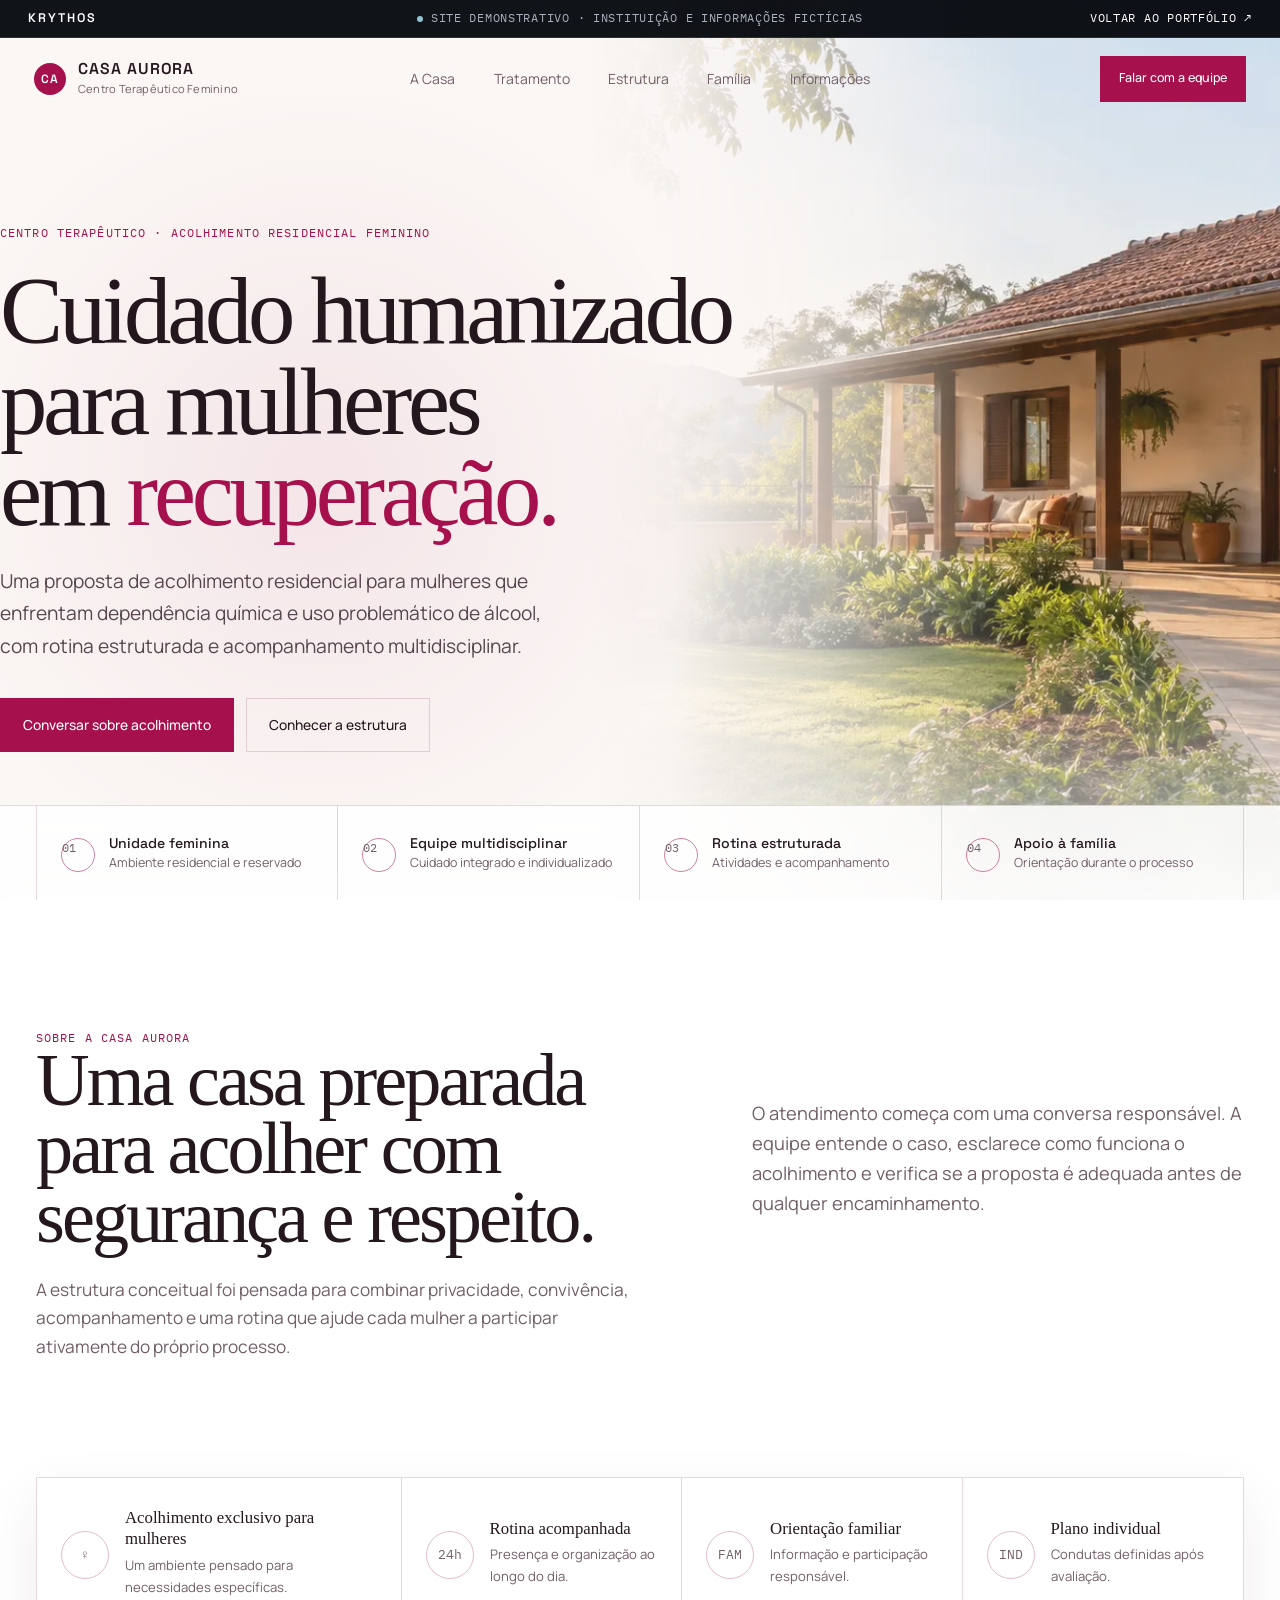
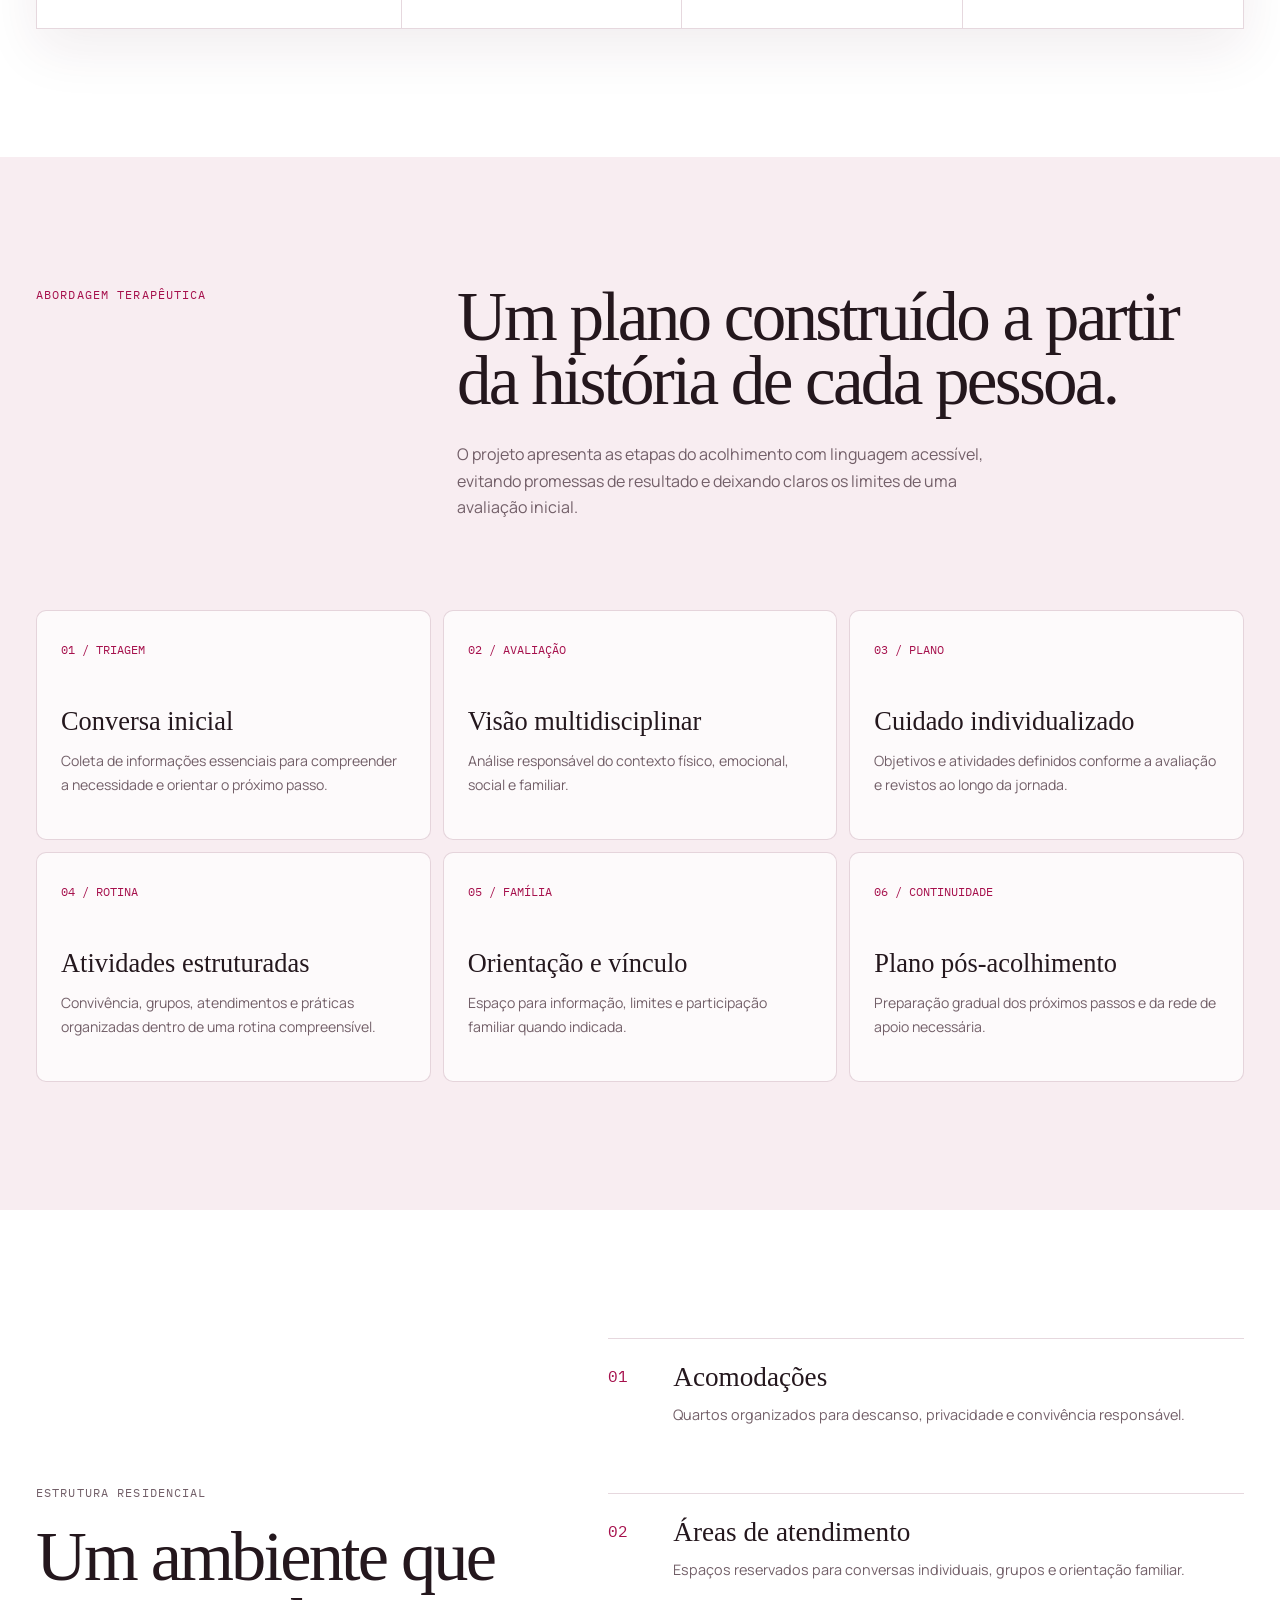
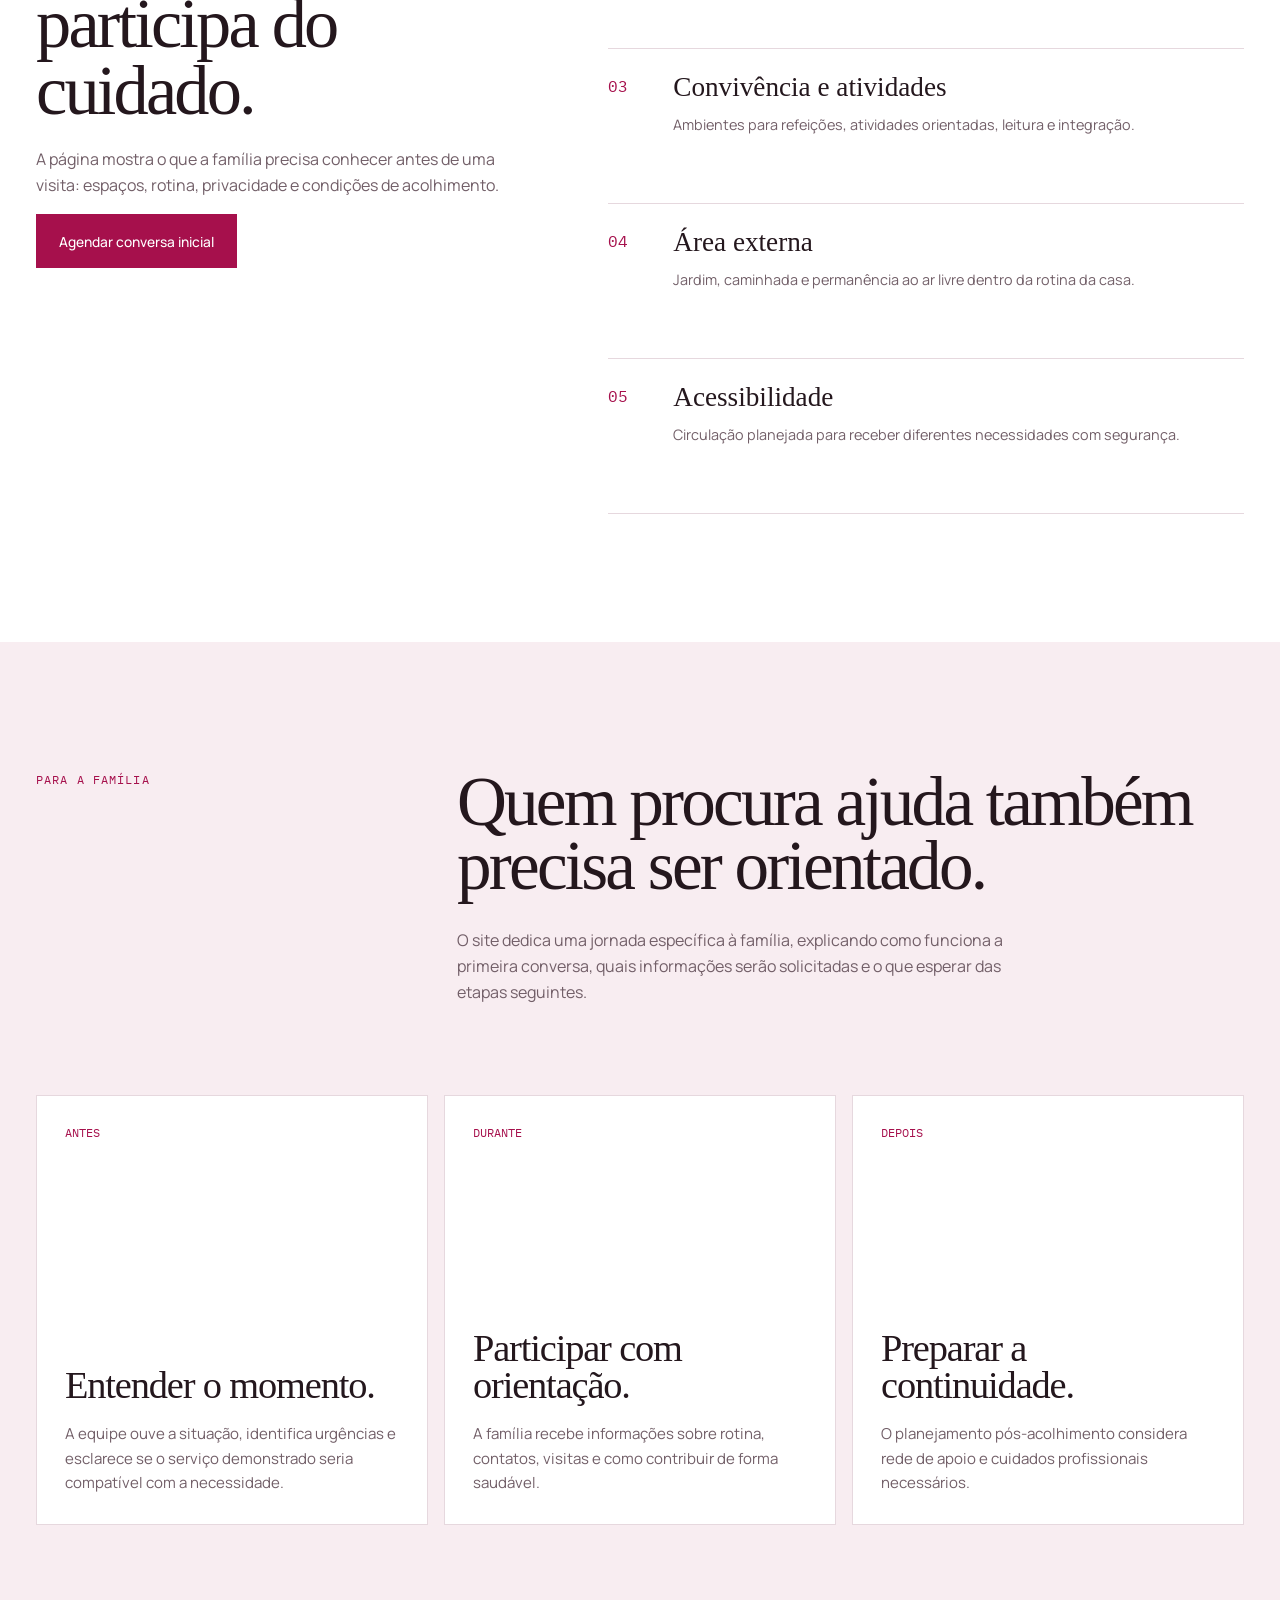
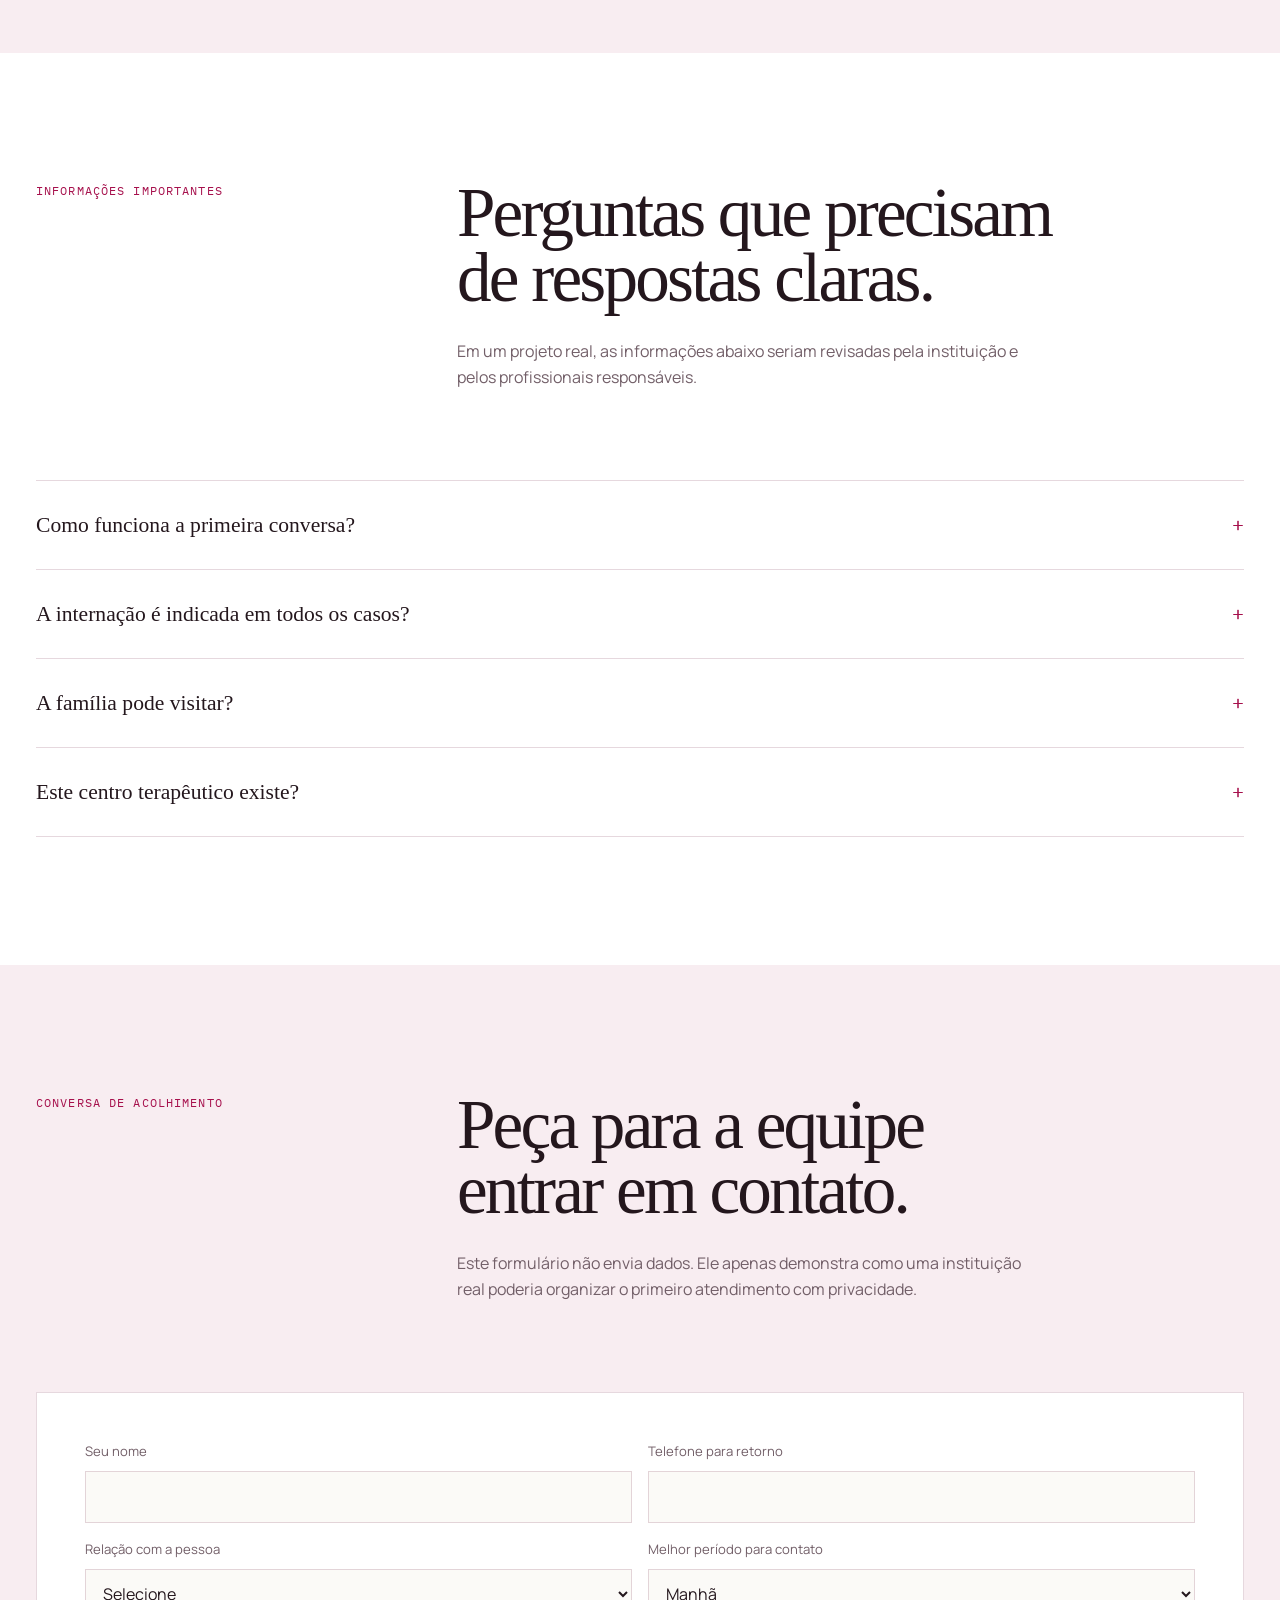
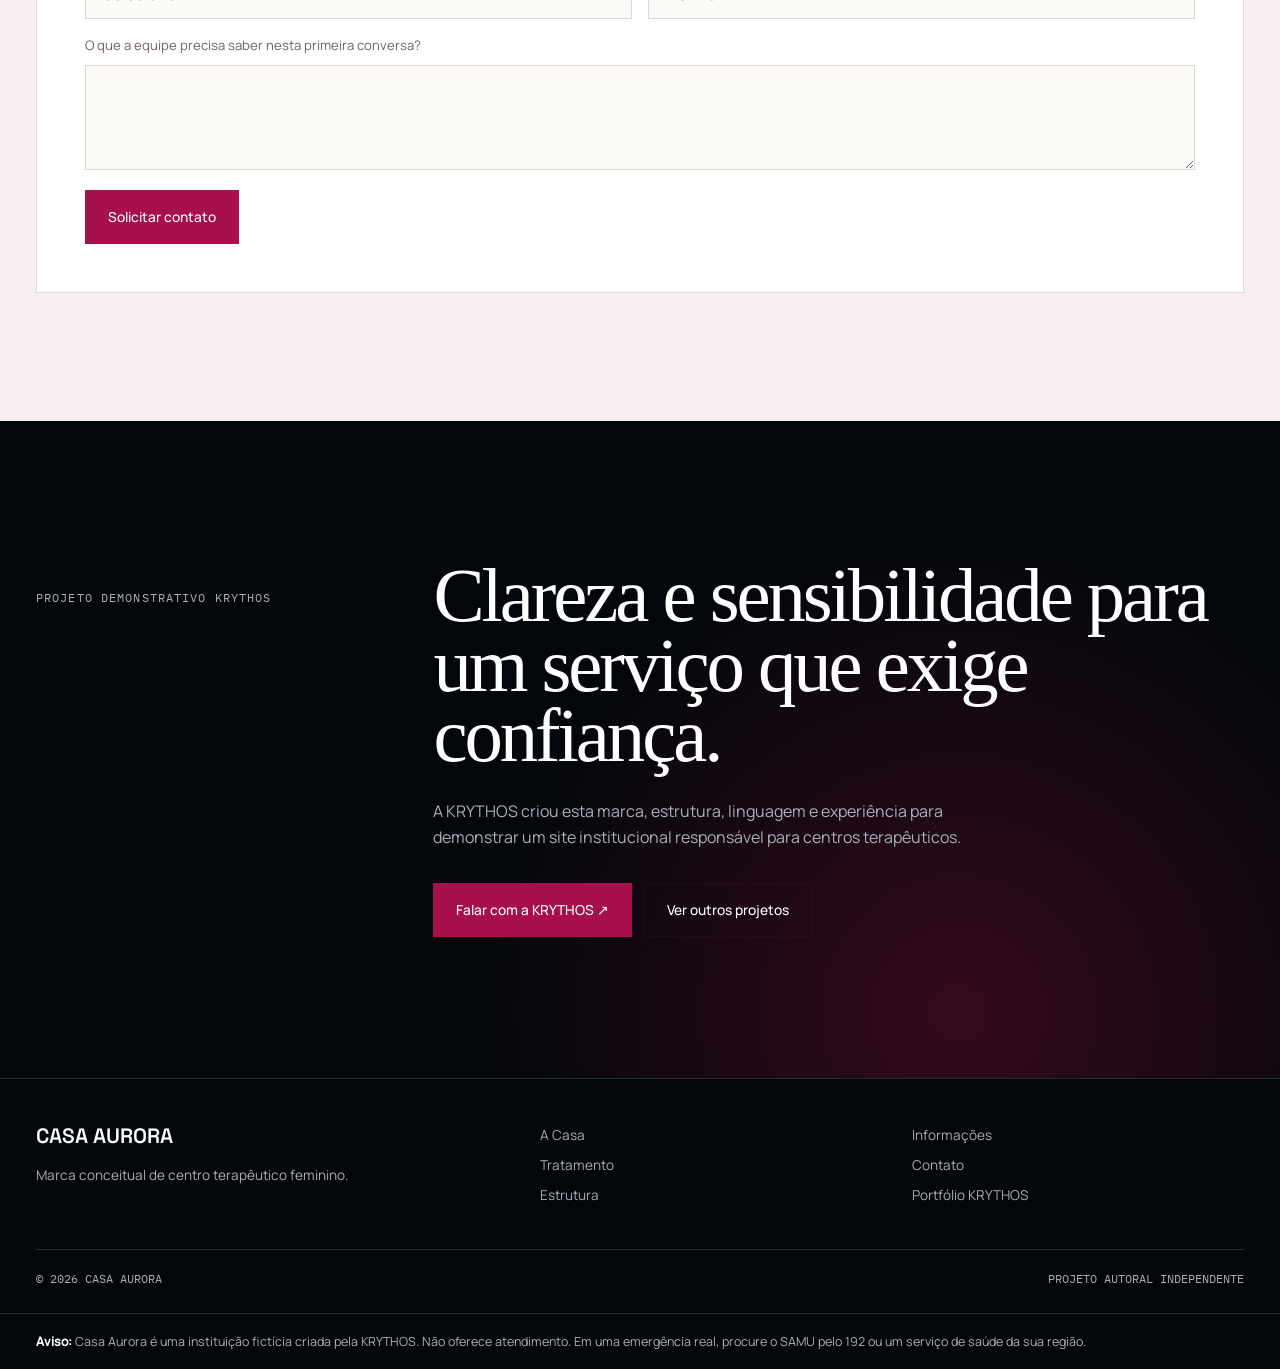
<file: previas/casa-aurora/index.html>
<!doctype html>
<html lang="pt-BR">
<head>
  <meta charset="utf-8">
  <meta name="viewport" content="width=device-width,initial-scale=1">
  <meta name="theme-color" content="#fbfaf7">
  <meta name="description" content="Projeto demonstrativo da KRYTHOS para um centro terapêutico feminino de acolhimento residencial.">
  <title>Casa Aurora — Centro Terapêutico Feminino | Projeto KRYTHOS</title>
  <script>document.documentElement.classList.add('js')</script>
  <link rel="icon" type="image/svg+xml" href="assets/images/krythos-icon.svg">
  <link rel="stylesheet" href="css/reset.css">
  <link rel="stylesheet" href="css/style.css">
  <link rel="stylesheet" href="css/responsivo.css">
  <script src="js/script.js" defer></script>
</head>
<body class="care-site">
  <a class="skip-link" href="#conteudo">Ir para o conteúdo</a>
  <div class="progress-line" aria-hidden="true"><span></span></div>

  <aside class="demo-ribbon" aria-label="Informação sobre esta demonstração"><strong>KRYTHOS</strong><span>Site demonstrativo · instituição e informações fictícias</span><a href="../../index.html#work">Voltar ao portfólio ↗</a></aside>

  <header class="business-header" data-header>
    <a class="business-brand" href="#inicio" aria-label="Casa Aurora — início"><span class="brand-mark" style="color:#fff">CA</span><div>Casa Aurora<small>Centro Terapêutico Feminino</small></div></a>
    <nav class="business-nav" aria-label="Navegação principal"><a href="#sobre">A Casa</a><a href="#tratamento">Tratamento</a><a href="#estrutura">Estrutura</a><a href="#familia">Família</a><a href="#duvidas">Informações</a></nav>
    <a class="header-button" href="#acolhimento">Falar com a equipe</a>
    <button class="menu-button" type="button" aria-expanded="false" aria-controls="menu-care" data-menu-open><span class="sr-only">Abrir menu</span><span></span><span></span></button>
  </header>

  <div class="mobile-menu" id="menu-care" data-mobile-menu aria-hidden="true">
    <button type="button" data-menu-close>Fechar ×</button>
    <nav aria-label="Navegação móvel"><a href="#sobre">A Casa</a><a href="#tratamento">Tratamento</a><a href="#estrutura">Estrutura</a><a href="#familia">Família</a><a href="#duvidas">Informações</a><a href="#acolhimento">Contato</a></nav>
    <a href="../../index.html#work">Projeto demonstrativo criado pela KRYTHOS ↗</a>
  </div>

  <main id="conteudo">
    <section class="business-hero" id="inicio" aria-labelledby="titulo-principal">
      <div class="hero-photo"><img src="assets/images/therapeutic-center.webp" alt="Casa residencial acolhedora com varanda, jardim e acesso adaptado" width="1672" height="941"></div>
      <div class="shell hero-inner">
        <div class="hero-copy">
          <p class="eyebrow">CENTRO TERAPÊUTICO · ACOLHIMENTO RESIDENCIAL FEMININO</p>
          <h1 id="titulo-principal">Cuidado humanizado para mulheres em <em>recuperação.</em></h1>
          <p>Uma proposta de acolhimento residencial para mulheres que enfrentam dependência química e uso problemático de álcool, com rotina estruturada e acompanhamento multidisciplinar.</p>
          <div class="hero-actions"><a class="button button-primary" href="#acolhimento">Conversar sobre acolhimento</a><a class="button" style="border-color:var(--line-ink)" href="#estrutura">Conhecer a estrutura</a></div>
        </div>
      </div>
      <div class="hero-proof"><div class="shell">
        <div class="proof-item"><span class="proof-icon">01</span><div><strong>Unidade feminina</strong><span>Ambiente residencial e reservado</span></div></div>
        <div class="proof-item"><span class="proof-icon">02</span><div><strong>Equipe multidisciplinar</strong><span>Cuidado integrado e individualizado</span></div></div>
        <div class="proof-item"><span class="proof-icon">03</span><div><strong>Rotina estruturada</strong><span>Atividades e acompanhamento</span></div></div>
        <div class="proof-item"><span class="proof-icon">04</span><div><strong>Apoio à família</strong><span>Orientação durante o processo</span></div></div>
      </div></div>
    </section>

    <section class="content-section section-light" id="sobre">
      <div class="shell">
        <div class="lead-grid reveal">
          <div><p class="eyebrow">SOBRE A CASA AURORA</p><h2>Uma casa preparada para acolher com segurança e respeito.</h2><p>A estrutura conceitual foi pensada para combinar privacidade, convivência, acompanhamento e uma rotina que ajude cada mulher a participar ativamente do próprio processo.</p></div>
          <p>O atendimento começa com uma conversa responsável. A equipe entende o caso, esclarece como funciona o acolhimento e verifica se a proposta é adequada antes de qualquer encaminhamento.</p>
        </div>
        <div class="trust-strip reveal" style="margin-top:clamp(68px,9vw,125px)">
          <div class="trust-item"><span class="trust-symbol">♀</span><div><strong>Acolhimento exclusivo para mulheres</strong><span>Um ambiente pensado para necessidades específicas.</span></div></div>
          <div class="trust-item"><span class="trust-symbol">24h</span><div><strong>Rotina acompanhada</strong><span>Presença e organização ao longo do dia.</span></div></div>
          <div class="trust-item"><span class="trust-symbol">FAM</span><div><strong>Orientação familiar</strong><span>Informação e participação responsável.</span></div></div>
          <div class="trust-item"><span class="trust-symbol">IND</span><div><strong>Plano individual</strong><span>Condutas definidas após avaliação.</span></div></div>
        </div>
      </div>
    </section>

    <section class="content-section section-soft" id="tratamento">
      <div class="shell">
        <div class="section-heading reveal"><p class="eyebrow">ABORDAGEM TERAPÊUTICA</p><div><h2>Um plano construído a partir da história de cada pessoa.</h2><p>O projeto apresenta as etapas do acolhimento com linguagem acessível, evitando promessas de resultado e deixando claros os limites de uma avaliação inicial.</p></div></div>
        <div class="method-grid">
          <article class="method-card reveal"><span>01 / TRIAGEM</span><h3>Conversa inicial</h3><p>Coleta de informações essenciais para compreender a necessidade e orientar o próximo passo.</p></article>
          <article class="method-card reveal"><span>02 / AVALIAÇÃO</span><h3>Visão multidisciplinar</h3><p>Análise responsável do contexto físico, emocional, social e familiar.</p></article>
          <article class="method-card reveal"><span>03 / PLANO</span><h3>Cuidado individualizado</h3><p>Objetivos e atividades definidos conforme a avaliação e revistos ao longo da jornada.</p></article>
          <article class="method-card reveal"><span>04 / ROTINA</span><h3>Atividades estruturadas</h3><p>Convivência, grupos, atendimentos e práticas organizadas dentro de uma rotina compreensível.</p></article>
          <article class="method-card reveal"><span>05 / FAMÍLIA</span><h3>Orientação e vínculo</h3><p>Espaço para informação, limites e participação familiar quando indicada.</p></article>
          <article class="method-card reveal"><span>06 / CONTINUIDADE</span><h3>Plano pós-acolhimento</h3><p>Preparação gradual dos próximos passos e da rede de apoio necessária.</p></article>
        </div>
      </div>
    </section>

    <section class="content-section section-light" id="estrutura">
      <div class="shell structure-layout">
        <div class="structure-copy reveal"><p class="eyebrow">ESTRUTURA RESIDENCIAL</p><h2>Um ambiente que participa do cuidado.</h2><p>A página mostra o que a família precisa conhecer antes de uma visita: espaços, rotina, privacidade e condições de acolhimento.</p><a class="button button-primary" href="#acolhimento">Agendar conversa inicial</a></div>
        <div class="structure-list reveal">
          <article class="structure-item"><span>01</span><div><h3>Acomodações</h3><p>Quartos organizados para descanso, privacidade e convivência responsável.</p></div></article>
          <article class="structure-item"><span>02</span><div><h3>Áreas de atendimento</h3><p>Espaços reservados para conversas individuais, grupos e orientação familiar.</p></div></article>
          <article class="structure-item"><span>03</span><div><h3>Convivência e atividades</h3><p>Ambientes para refeições, atividades orientadas, leitura e integração.</p></div></article>
          <article class="structure-item"><span>04</span><div><h3>Área externa</h3><p>Jardim, caminhada e permanência ao ar livre dentro da rotina da casa.</p></div></article>
          <article class="structure-item"><span>05</span><div><h3>Acessibilidade</h3><p>Circulação planejada para receber diferentes necessidades com segurança.</p></div></article>
        </div>
      </div>
    </section>

    <section class="content-section section-soft" id="familia">
      <div class="shell">
        <div class="section-heading reveal"><p class="eyebrow">PARA A FAMÍLIA</p><div><h2>Quem procura ajuda também precisa ser orientado.</h2><p>O site dedica uma jornada específica à família, explicando como funciona a primeira conversa, quais informações serão solicitadas e o que esperar das etapas seguintes.</p></div></div>
        <div class="cards-3">
          <article class="info-card reveal"><span class="card-number">ANTES</span><h3>Entender o momento.</h3><p>A equipe ouve a situação, identifica urgências e esclarece se o serviço demonstrado seria compatível com a necessidade.</p></article>
          <article class="info-card reveal"><span class="card-number">DURANTE</span><h3>Participar com orientação.</h3><p>A família recebe informações sobre rotina, contatos, visitas e como contribuir de forma saudável.</p></article>
          <article class="info-card reveal"><span class="card-number">DEPOIS</span><h3>Preparar a continuidade.</h3><p>O planejamento pós-acolhimento considera rede de apoio e cuidados profissionais necessários.</p></article>
        </div>
      </div>
    </section>

    <section class="content-section section-light" id="duvidas">
      <div class="shell">
        <div class="section-heading reveal"><p class="eyebrow">INFORMAÇÕES IMPORTANTES</p><div><h2>Perguntas que precisam de respostas claras.</h2><p>Em um projeto real, as informações abaixo seriam revisadas pela instituição e pelos profissionais responsáveis.</p></div></div>
        <div class="faq reveal">
          <details><summary>Como funciona a primeira conversa?</summary><p>A equipe reúne informações sobre a pessoa, o momento atual, tratamentos anteriores e necessidades imediatas. Só depois orienta os próximos passos.</p></details>
          <details><summary>A internação é indicada em todos os casos?</summary><p>Não. Cada situação deve ser avaliada por profissionais habilitados. O site não substitui avaliação médica, psicológica ou orientação de emergência.</p></details>
          <details><summary>A família pode visitar?</summary><p>As regras de contato e visita fariam parte do plano de acolhimento e seriam explicadas antes da admissão.</p></details>
          <details><summary>Este centro terapêutico existe?</summary><p>Não. A Casa Aurora é uma marca fictícia criada pela KRYTHOS para demonstrar como seria um site institucional completo para esse segmento.</p></details>
        </div>
      </div>
    </section>

    <section class="content-section section-soft" id="acolhimento">
      <div class="shell">
        <div class="section-heading reveal"><p class="eyebrow">CONVERSA DE ACOLHIMENTO</p><div><h2>Peça para a equipe entrar em contato.</h2><p>Este formulário não envia dados. Ele apenas demonstra como uma instituição real poderia organizar o primeiro atendimento com privacidade.</p></div></div>
        <form class="form-card reveal" data-demo-form data-success="Demonstração concluída: em um site real, a equipe responsável receberia a solicitação com segurança.">
          <div class="field-grid">
            <div class="field"><label for="care-name">Seu nome</label><input id="care-name" name="name" autocomplete="name" required></div>
            <div class="field"><label for="care-phone">Telefone para retorno</label><input id="care-phone" name="phone" type="tel" autocomplete="tel" required></div>
            <div class="field"><label for="care-relation">Relação com a pessoa</label><select id="care-relation" name="relation" required><option value="">Selecione</option><option>Familiar</option><option>Responsável</option><option>A própria pessoa</option><option>Profissional</option></select></div>
            <div class="field"><label for="care-period">Melhor período para contato</label><select id="care-period" name="period"><option>Manhã</option><option>Tarde</option><option>Noite</option></select></div>
            <div class="field field-full"><label for="care-note">O que a equipe precisa saber nesta primeira conversa?</label><textarea id="care-note" name="note"></textarea></div>
          </div>
          <button class="button button-primary" type="submit" style="margin-top:20px">Solicitar contato</button>
        </form>
      </div>
    </section>
  </main>

  <section class="contact-band"><div class="shell contact-inner"><p class="eyebrow">PROJETO DEMONSTRATIVO KRYTHOS</p><div><h2>Clareza e sensibilidade para um serviço que exige confiança.</h2><p>A KRYTHOS criou esta marca, estrutura, linguagem e experiência para demonstrar um site institucional responsável para centros terapêuticos.</p><div class="hero-actions"><a class="button button-primary" href="https://wa.me/5513996646955?text=Ol%C3%A1!%20Vi%20o%20site%20demonstrativo%20Casa%20Aurora%20e%20quero%20conversar%20sobre%20um%20projeto." target="_blank" rel="noopener">Falar com a KRYTHOS ↗</a><a class="button" href="../../index.html#work">Ver outros projetos</a></div></div></div></section>
  <footer class="site-footer"><div class="shell footer-main"><div><strong>CASA AURORA</strong><p>Marca conceitual de centro terapêutico feminino.</p></div><nav><a href="#sobre">A Casa</a><a href="#tratamento">Tratamento</a><a href="#estrutura">Estrutura</a></nav><nav><a href="#duvidas">Informações</a><a href="#acolhimento">Contato</a><a href="../../index.html#work">Portfólio KRYTHOS</a></nav></div><div class="shell footer-bottom"><span>© <span data-year>2026</span> Casa Aurora</span><span>Projeto autoral independente</span></div></footer>
  <div class="demo-disclaimer"><div class="shell"><strong>Aviso:</strong> Casa Aurora é uma instituição fictícia criada pela KRYTHOS. Não oferece atendimento. Em uma emergência real, procure o SAMU pelo 192 ou um serviço de saúde da sua região.</div></div>
  <div class="toast" role="status" aria-live="polite" data-toast></div>
</body>
</html>
</file>
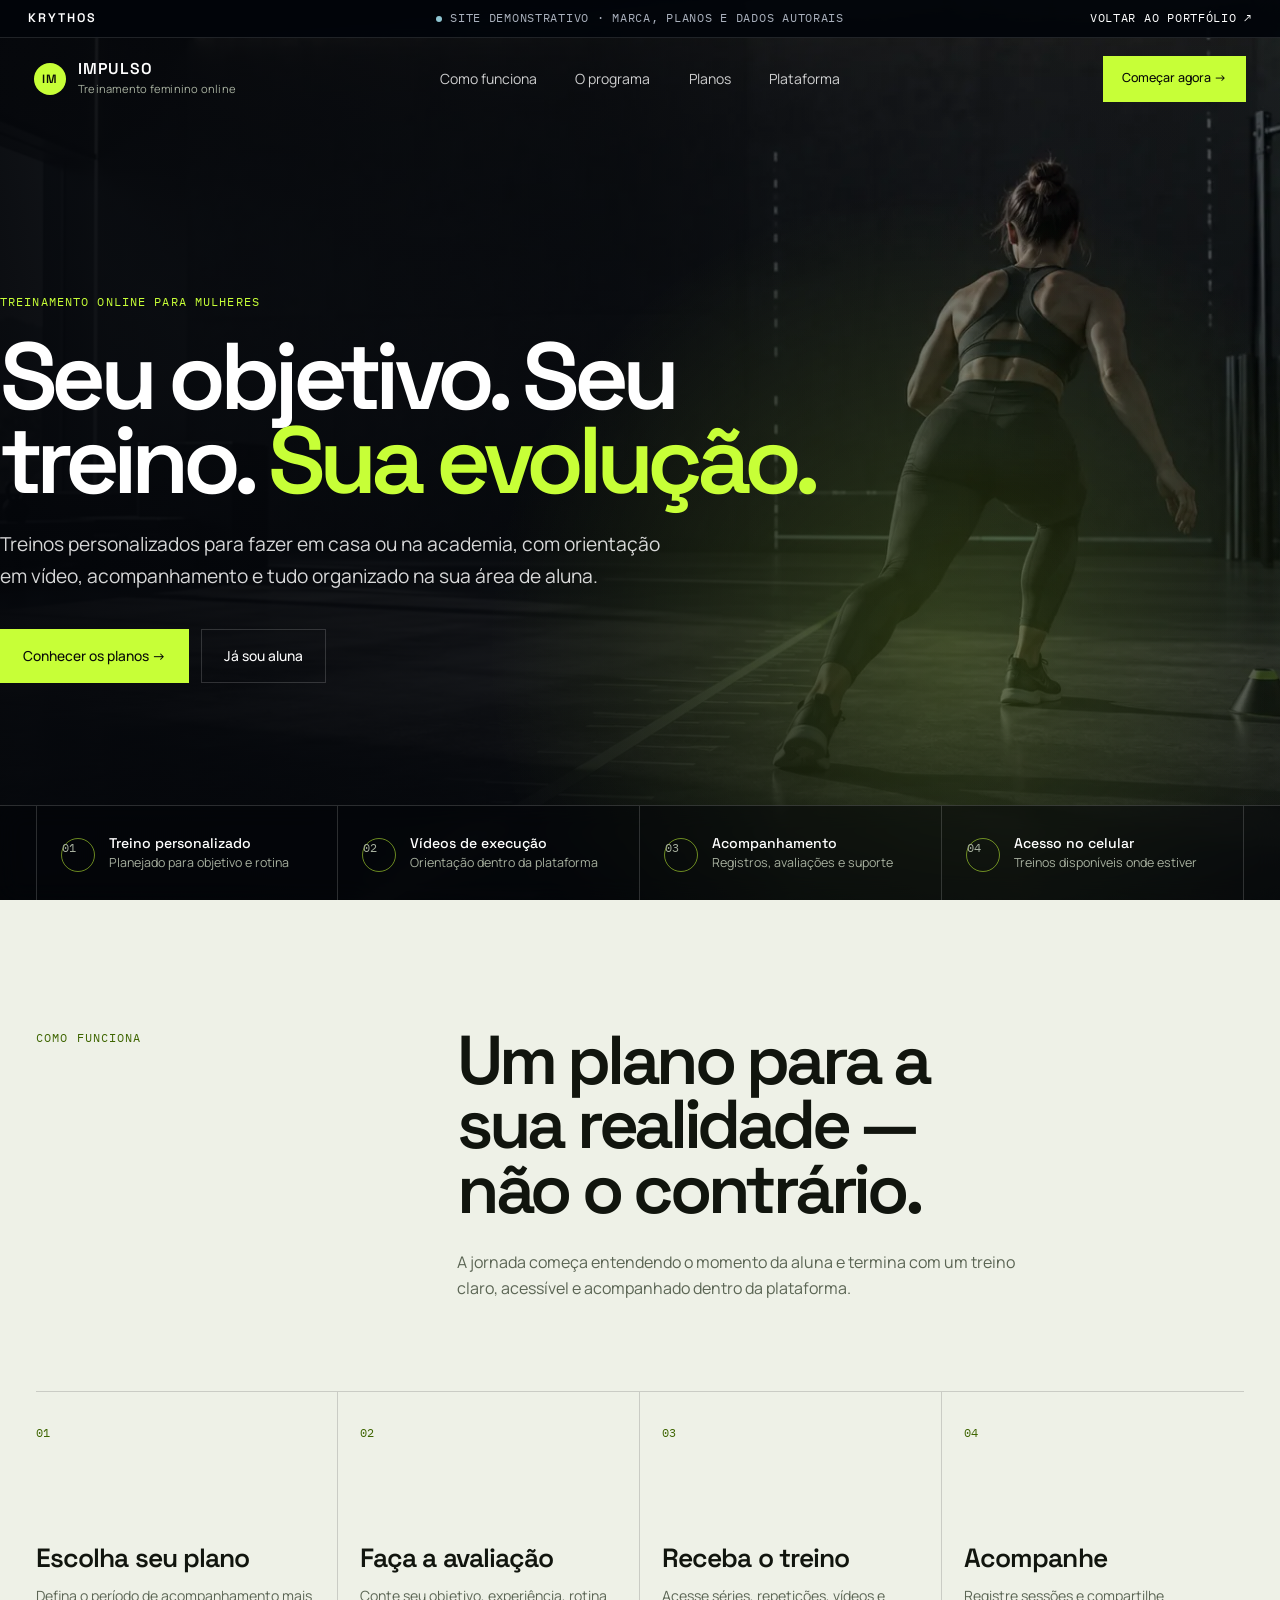
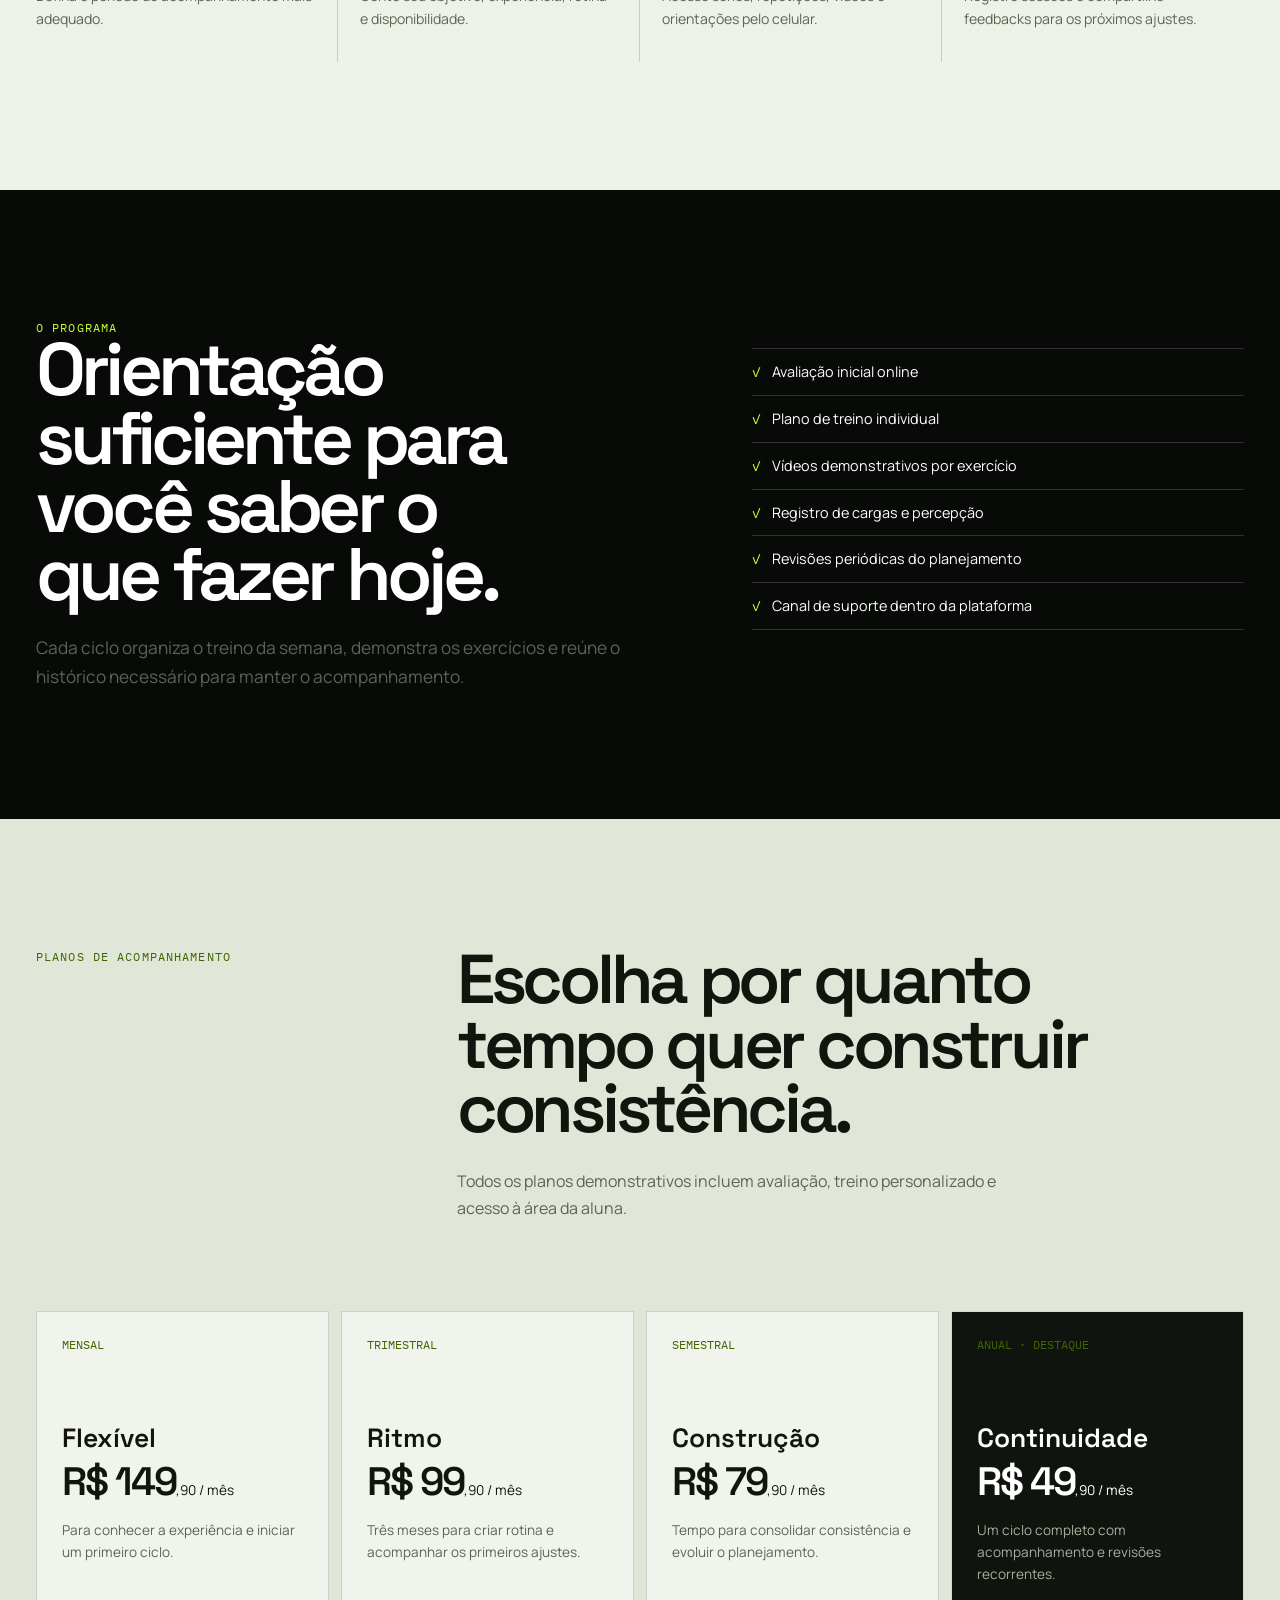
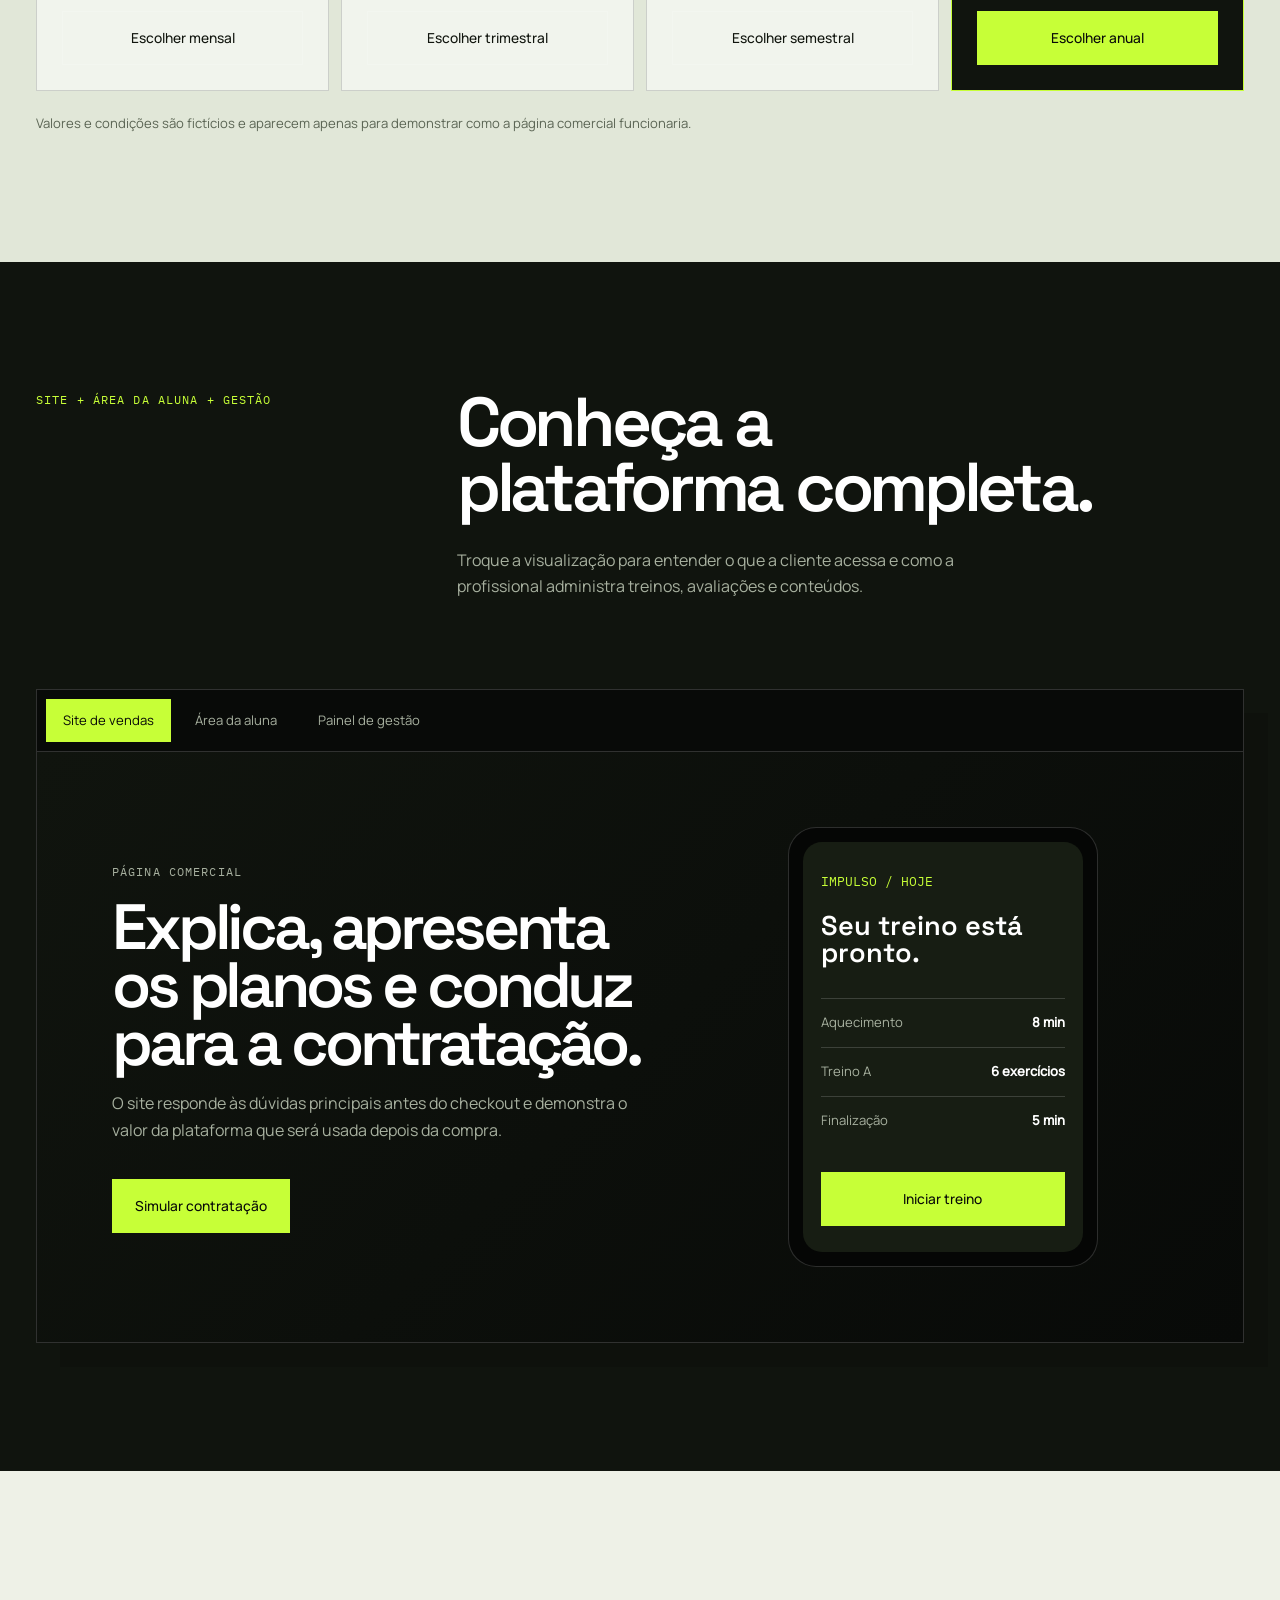
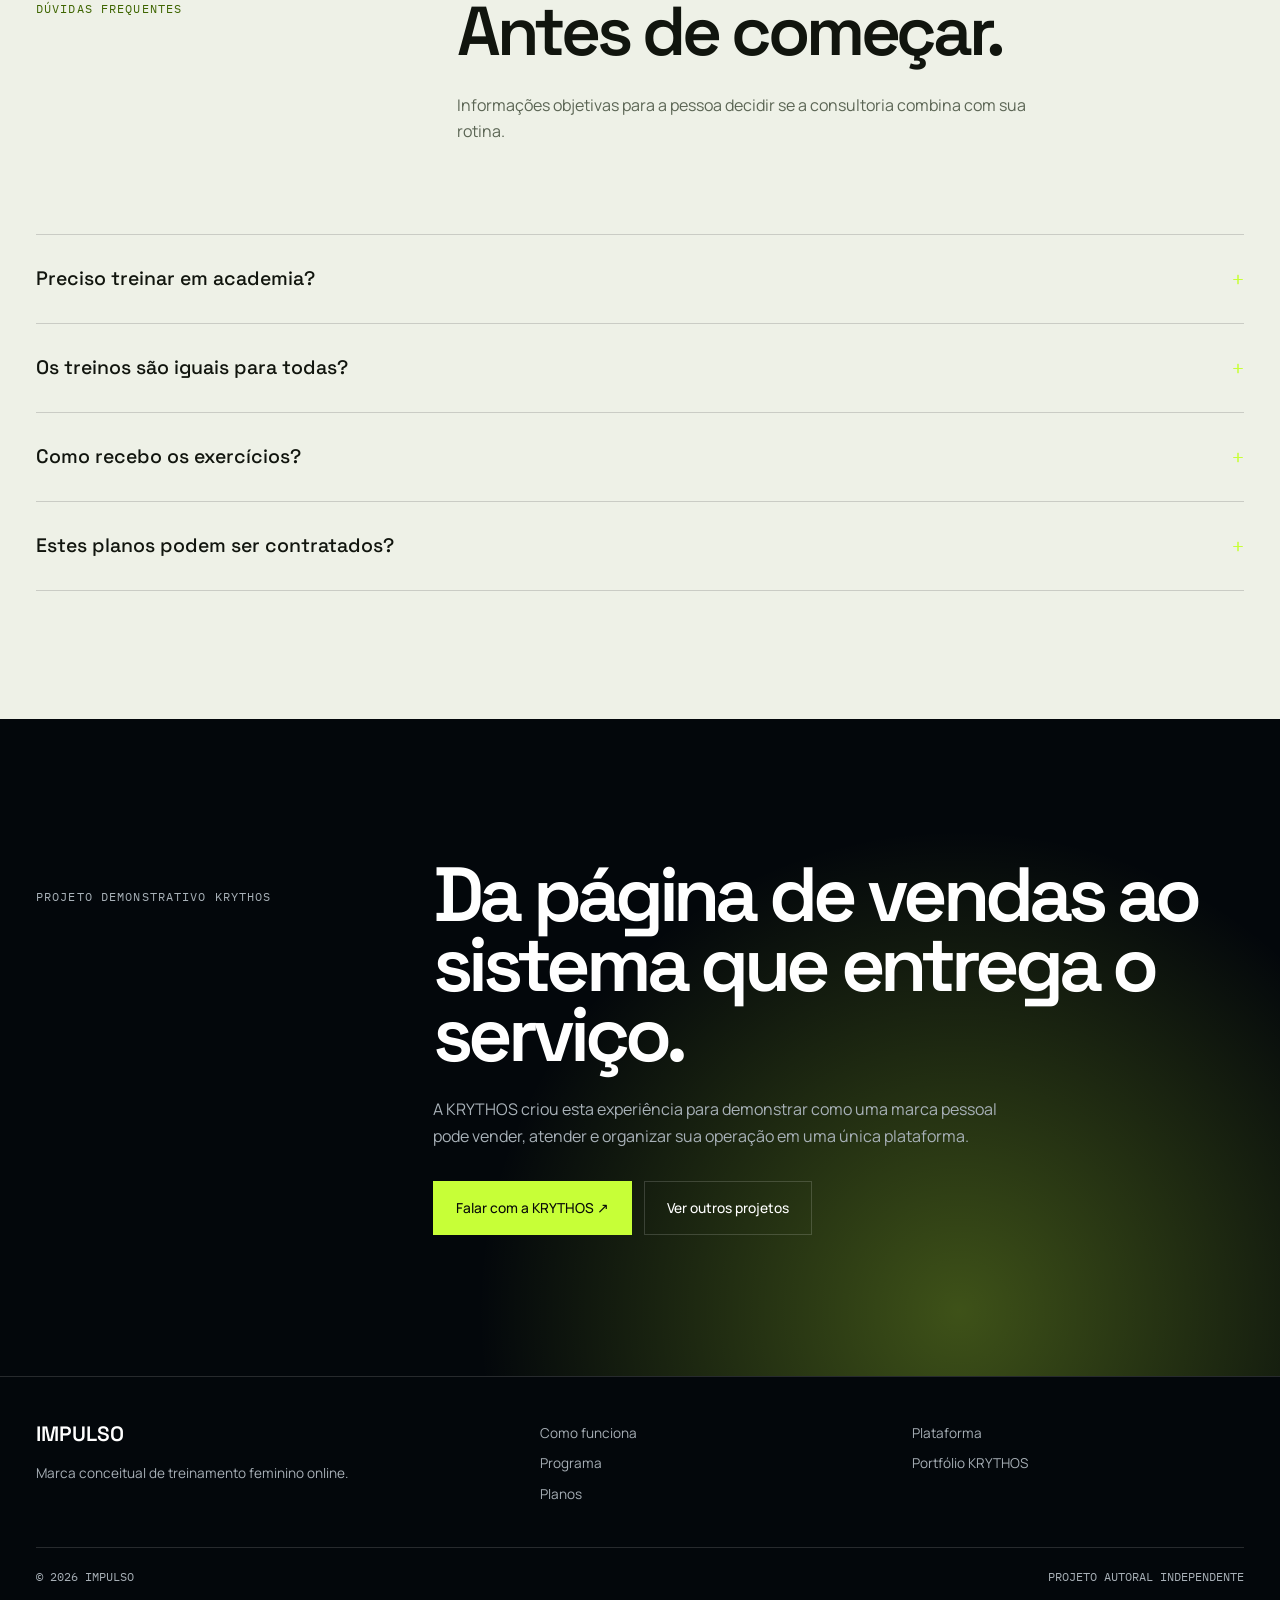
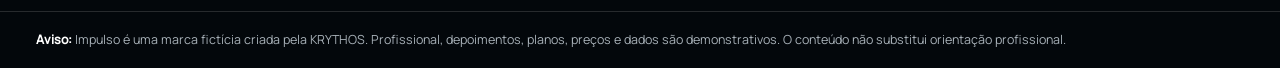
<file: previas/impulso/index.html>
<!doctype html>
<html lang="pt-BR">
<head>
  <meta charset="utf-8">
  <meta name="viewport" content="width=device-width,initial-scale=1">
  <meta name="theme-color" content="#080a08">
  <meta name="description" content="Projeto demonstrativo da KRYTHOS para uma consultoria de treinamento feminino com site, área da aluna e painel de gestão.">
  <title>Impulso — Treinamento feminino online | Projeto KRYTHOS</title>
  <script>document.documentElement.classList.add('js')</script>
  <link rel="icon" type="image/svg+xml" href="assets/images/krythos-icon.svg">
  <link rel="stylesheet" href="css/reset.css">
  <link rel="stylesheet" href="css/style.css">
  <link rel="stylesheet" href="css/responsivo.css">
  <script src="js/script.js" defer></script>
</head>
<body class="fitness-site">
  <a class="skip-link" href="#conteudo">Ir para o conteúdo</a>
  <div class="progress-line" aria-hidden="true"><span></span></div>

  <aside class="demo-ribbon" aria-label="Informação sobre esta demonstração"><strong>KRYTHOS</strong><span>Site demonstrativo · marca, planos e dados autorais</span><a href="../../index.html#work">Voltar ao portfólio ↗</a></aside>

  <header class="business-header" data-header>
    <a class="business-brand" href="#inicio" aria-label="Impulso — início"><span class="brand-mark">IM</span><div>Impulso<small>Treinamento feminino online</small></div></a>
    <nav class="business-nav" aria-label="Navegação principal"><a href="#como-funciona">Como funciona</a><a href="#programa">O programa</a><a href="#planos">Planos</a><a href="#plataforma">Plataforma</a></nav>
    <a class="header-button" href="#planos">Começar agora →</a>
    <button class="menu-button" type="button" aria-expanded="false" aria-controls="menu-fitness" data-menu-open><span class="sr-only">Abrir menu</span><span></span><span></span></button>
  </header>

  <div class="mobile-menu" id="menu-fitness" data-mobile-menu aria-hidden="true">
    <button type="button" data-menu-close>Fechar ×</button>
    <nav aria-label="Navegação móvel"><a href="#como-funciona">Como funciona</a><a href="#programa">Programa</a><a href="#planos">Planos</a><a href="#plataforma">Plataforma</a></nav>
    <a href="../../index.html#work">Projeto demonstrativo criado pela KRYTHOS ↗</a>
  </div>

  <main id="conteudo">
    <section class="business-hero" id="inicio" aria-labelledby="titulo-principal">
      <div class="hero-photo"><img src="assets/images/performance-platform.webp" alt="Mulher em um estúdio de treinamento contemporâneo" width="1672" height="941"></div>
      <div class="shell hero-inner">
        <div class="hero-copy">
          <p class="eyebrow">TREINAMENTO ONLINE PARA MULHERES</p>
          <h1 id="titulo-principal">Seu objetivo. Seu treino. <em>Sua evolução.</em></h1>
          <p>Treinos personalizados para fazer em casa ou na academia, com orientação em vídeo, acompanhamento e tudo organizado na sua área de aluna.</p>
          <div class="hero-actions"><a class="button button-primary" href="#planos">Conhecer os planos →</a><a class="button" href="#plataforma">Já sou aluna</a></div>
        </div>
      </div>
      <div class="hero-proof"><div class="shell">
        <div class="proof-item"><span class="proof-icon">01</span><div><strong>Treino personalizado</strong><span>Planejado para objetivo e rotina</span></div></div>
        <div class="proof-item"><span class="proof-icon">02</span><div><strong>Vídeos de execução</strong><span>Orientação dentro da plataforma</span></div></div>
        <div class="proof-item"><span class="proof-icon">03</span><div><strong>Acompanhamento</strong><span>Registros, avaliações e suporte</span></div></div>
        <div class="proof-item"><span class="proof-icon">04</span><div><strong>Acesso no celular</strong><span>Treinos disponíveis onde estiver</span></div></div>
      </div></div>
    </section>

    <section class="content-section section-light" id="como-funciona">
      <div class="shell">
        <div class="section-heading reveal"><p class="eyebrow">COMO FUNCIONA</p><div><h2>Um plano para a sua realidade — não o contrário.</h2><p>A jornada começa entendendo o momento da aluna e termina com um treino claro, acessível e acompanhado dentro da plataforma.</p></div></div>
        <div class="process-grid reveal" style="border-color:var(--line-ink)">
          <article class="process-step" style="border-color:var(--line-ink)"><span>01</span><h3>Escolha seu plano</h3><p style="color:var(--muted-ink)">Defina o período de acompanhamento mais adequado.</p></article>
          <article class="process-step" style="border-color:var(--line-ink)"><span>02</span><h3>Faça a avaliação</h3><p style="color:var(--muted-ink)">Conte seu objetivo, experiência, rotina e disponibilidade.</p></article>
          <article class="process-step" style="border-color:var(--line-ink)"><span>03</span><h3>Receba o treino</h3><p style="color:var(--muted-ink)">Acesse séries, repetições, vídeos e orientações pelo celular.</p></article>
          <article class="process-step" style="border-color:var(--line-ink)"><span>04</span><h3>Acompanhe</h3><p style="color:var(--muted-ink)">Registre sessões e compartilhe feedbacks para os próximos ajustes.</p></article>
        </div>
      </div>
    </section>

    <section class="content-section section-dark" id="programa">
      <div class="shell">
        <div class="lead-grid reveal">
          <div><p class="eyebrow">O PROGRAMA</p><h2>Orientação suficiente para você saber o que fazer hoje.</h2><p>Cada ciclo organiza o treino da semana, demonstra os exercícios e reúne o histórico necessário para manter o acompanhamento.</p></div>
          <div><ul class="feature-list"><li>Avaliação inicial online</li><li>Plano de treino individual</li><li>Vídeos demonstrativos por exercício</li><li>Registro de cargas e percepção</li><li>Revisões periódicas do planejamento</li><li>Canal de suporte dentro da plataforma</li></ul></div>
        </div>
      </div>
    </section>

    <section class="content-section section-soft" id="planos">
      <div class="shell">
        <div class="section-heading reveal"><p class="eyebrow">PLANOS DE ACOMPANHAMENTO</p><div><h2>Escolha por quanto tempo quer construir consistência.</h2><p>Todos os planos demonstrativos incluem avaliação, treino personalizado e acesso à área da aluna.</p></div></div>
        <div class="plans">
          <article class="plan reveal"><span class="plan-label">MENSAL</span><h3>Flexível</h3><div class="plan-price">R$ 149<small>,90 / mês</small></div><p>Para conhecer a experiência e iniciar um primeiro ciclo.</p><a class="button" href="#" data-demo-action data-demo-message="Demonstração: este botão abriria o checkout do plano mensal.">Escolher mensal</a></article>
          <article class="plan reveal"><span class="plan-label">TRIMESTRAL</span><h3>Ritmo</h3><div class="plan-price">R$ 99<small>,90 / mês</small></div><p>Três meses para criar rotina e acompanhar os primeiros ajustes.</p><a class="button" href="#" data-demo-action data-demo-message="Demonstração: este botão abriria o checkout do plano trimestral.">Escolher trimestral</a></article>
          <article class="plan reveal"><span class="plan-label">SEMESTRAL</span><h3>Construção</h3><div class="plan-price">R$ 79<small>,90 / mês</small></div><p>Tempo para consolidar consistência e evoluir o planejamento.</p><a class="button" href="#" data-demo-action data-demo-message="Demonstração: este botão abriria o checkout do plano semestral.">Escolher semestral</a></article>
          <article class="plan featured reveal"><span class="plan-label">ANUAL · DESTAQUE</span><h3>Continuidade</h3><div class="plan-price">R$ 49<small>,90 / mês</small></div><p>Um ciclo completo com acompanhamento e revisões recorrentes.</p><a class="button button-primary" href="#" data-demo-action data-demo-message="Demonstração: este botão abriria o checkout do plano anual.">Escolher anual</a></article>
        </div>
        <p class="pricing-note reveal">Valores e condições são fictícios e aparecem apenas para demonstrar como a página comercial funcionaria.</p>
      </div>
    </section>

    <section class="content-section section-surface" id="plataforma" data-switcher-scope>
      <div class="shell">
        <div class="section-heading reveal"><p class="eyebrow">SITE + ÁREA DA ALUNA + GESTÃO</p><div><h2>Conheça a plataforma completa.</h2><p>Troque a visualização para entender o que a cliente acessa e como a profissional administra treinos, avaliações e conteúdos.</p></div></div>
        <div class="platform-demo reveal">
          <div class="platform-switcher" role="tablist" aria-label="Áreas da plataforma" data-switcher="fitness-platform">
            <button class="active" type="button" role="tab" aria-selected="true" data-target="site">Site de vendas</button>
            <button type="button" role="tab" aria-selected="false" tabindex="-1" data-target="student">Área da aluna</button>
            <button type="button" role="tab" aria-selected="false" tabindex="-1" data-target="admin">Painel de gestão</button>
          </div>

          <div class="platform-view mock-site-view" role="tabpanel" data-view-group="fitness-platform" data-view="site">
            <div><p class="eyebrow">PÁGINA COMERCIAL</p><h3>Explica, apresenta os planos e conduz para a contratação.</h3><p>O site responde às dúvidas principais antes do checkout e demonstra o valor da plataforma que será usada depois da compra.</p><div class="hero-actions"><button class="button button-primary" type="button" data-demo-action>Simular contratação</button></div></div>
            <div class="mock-phone"><div class="phone-screen"><small>IMPULSO / HOJE</small><h4>Seu treino está pronto.</h4><div class="workout-row"><span>Aquecimento</span><strong>8 min</strong></div><div class="workout-row"><span>Treino A</span><strong>6 exercícios</strong></div><div class="workout-row"><span>Finalização</span><strong>5 min</strong></div><button class="button button-primary" type="button" style="width:100%;margin-top:28px" data-demo-action>Iniciar treino</button></div></div>
          </div>

          <div class="platform-view app-view" role="tabpanel" data-view-group="fitness-platform" data-view="student" hidden>
            <aside class="app-sidebar"><strong>IMPULSO</strong><span class="active">Meus treinos</span><span>Progresso</span><span>Avaliação</span><span>Suporte</span><span>Perfil</span></aside>
            <div class="app-main"><small>OLÁ, ALUNA DEMONSTRATIVA</small><h3>Treinos desta semana</h3><div class="dashboard-cards"><div class="dashboard-card"><span>PRÓXIMA SESSÃO</span><strong>Treino B · Inferiores</strong></div><div class="dashboard-card"><span>FREQUÊNCIA</span><strong>3 sessões planejadas</strong></div><div class="dashboard-card"><span>REVISÃO</span><strong>Feedback disponível</strong></div></div><div class="table-list"><div class="table-row"><strong>Treino A · Força geral</strong><span>Concluído</span><small>VER DETALHES</small></div><div class="table-row"><strong>Mobilidade · Fluxo curto</strong><span>Concluído</span><small>VER DETALHES</small></div><div class="table-row"><strong>Treino B · Inferiores</strong><span>Próximo</span><small>INICIAR</small></div><div class="table-row"><strong>Condicionamento</strong><span>Planejado</span><small>VER SESSÃO</small></div></div></div>
          </div>

          <div class="platform-view app-view" role="tabpanel" data-view-group="fitness-platform" data-view="admin" hidden>
            <aside class="app-sidebar"><strong>GESTÃO</strong><span class="active">Dashboard</span><span>Alunas</span><span>Avaliações</span><span>Treinos</span><span>Exercícios</span><span>Conteúdos</span></aside>
            <div class="app-main"><small>PAINEL PROFISSIONAL / DADOS ILUSTRATIVOS</small><h3>Acompanhamento em um só lugar</h3><div class="dashboard-cards"><div class="dashboard-card"><span>ALUNAS</span><strong>Base organizada</strong></div><div class="dashboard-card"><span>AVALIAÇÕES</span><strong>Pendências visíveis</strong></div><div class="dashboard-card"><span>TREINOS</span><strong>Biblioteca reutilizável</strong></div></div><div class="table-list"><div class="table-row"><strong>Nova avaliação recebida</strong><span>Aguardando análise</span><small>ABRIR</small></div><div class="table-row"><strong>Treino com feedback</strong><span>Revisão sugerida</span><small>REVISAR</small></div><div class="table-row"><strong>Conteúdo programado</strong><span>Pronto para publicar</span><small>PUBLICAR</small></div><div class="table-row"><strong>Plano próximo da renovação</strong><span>Contato organizado</span><small>VER ALUNA</small></div></div></div>
          </div>
        </div>
      </div>
    </section>

    <section class="content-section section-light">
      <div class="shell">
        <div class="section-heading reveal"><p class="eyebrow">DÚVIDAS FREQUENTES</p><div><h2>Antes de começar.</h2><p>Informações objetivas para a pessoa decidir se a consultoria combina com sua rotina.</p></div></div>
        <div class="faq reveal"><details><summary>Preciso treinar em academia?</summary><p>Não necessariamente. O plano demonstrativo pode ser adaptado aos equipamentos e ao ambiente disponíveis, conforme as informações da avaliação.</p></details><details><summary>Os treinos são iguais para todas?</summary><p>Não. A proposta do produto é organizar uma prescrição individual a partir do objetivo, da rotina e da experiência informados pela aluna.</p></details><details><summary>Como recebo os exercícios?</summary><p>Na área da aluna, com sequência, séries, repetições, observações e vídeos de execução.</p></details><details><summary>Estes planos podem ser contratados?</summary><p>Não. Esta é uma demonstração autoral da KRYTHOS. Marca, profissional, planos, preços e plataforma são fictícios.</p></details></div>
      </div>
    </section>
  </main>

  <section class="contact-band"><div class="shell contact-inner"><p class="eyebrow">PROJETO DEMONSTRATIVO KRYTHOS</p><div><h2>Da página de vendas ao sistema que entrega o serviço.</h2><p>A KRYTHOS criou esta experiência para demonstrar como uma marca pessoal pode vender, atender e organizar sua operação em uma única plataforma.</p><div class="hero-actions"><a class="button button-primary" href="https://wa.me/5513996646955?text=Ol%C3%A1!%20Vi%20o%20site%20demonstrativo%20Impulso%20e%20quero%20conversar%20sobre%20um%20projeto." target="_blank" rel="noopener">Falar com a KRYTHOS ↗</a><a class="button" href="../../index.html#work">Ver outros projetos</a></div></div></div></section>
  <footer class="site-footer"><div class="shell footer-main"><div><strong>IMPULSO</strong><p>Marca conceitual de treinamento feminino online.</p></div><nav><a href="#como-funciona">Como funciona</a><a href="#programa">Programa</a><a href="#planos">Planos</a></nav><nav><a href="#plataforma">Plataforma</a><a href="../../index.html#work">Portfólio KRYTHOS</a></nav></div><div class="shell footer-bottom"><span>© <span data-year>2026</span> Impulso</span><span>Projeto autoral independente</span></div></footer>
  <div class="demo-disclaimer"><div class="shell"><strong>Aviso:</strong> Impulso é uma marca fictícia criada pela KRYTHOS. Profissional, depoimentos, planos, preços e dados são demonstrativos. O conteúdo não substitui orientação profissional.</div></div>
  <div class="toast" role="status" aria-live="polite" data-toast></div>
</body>
</html>
</file>
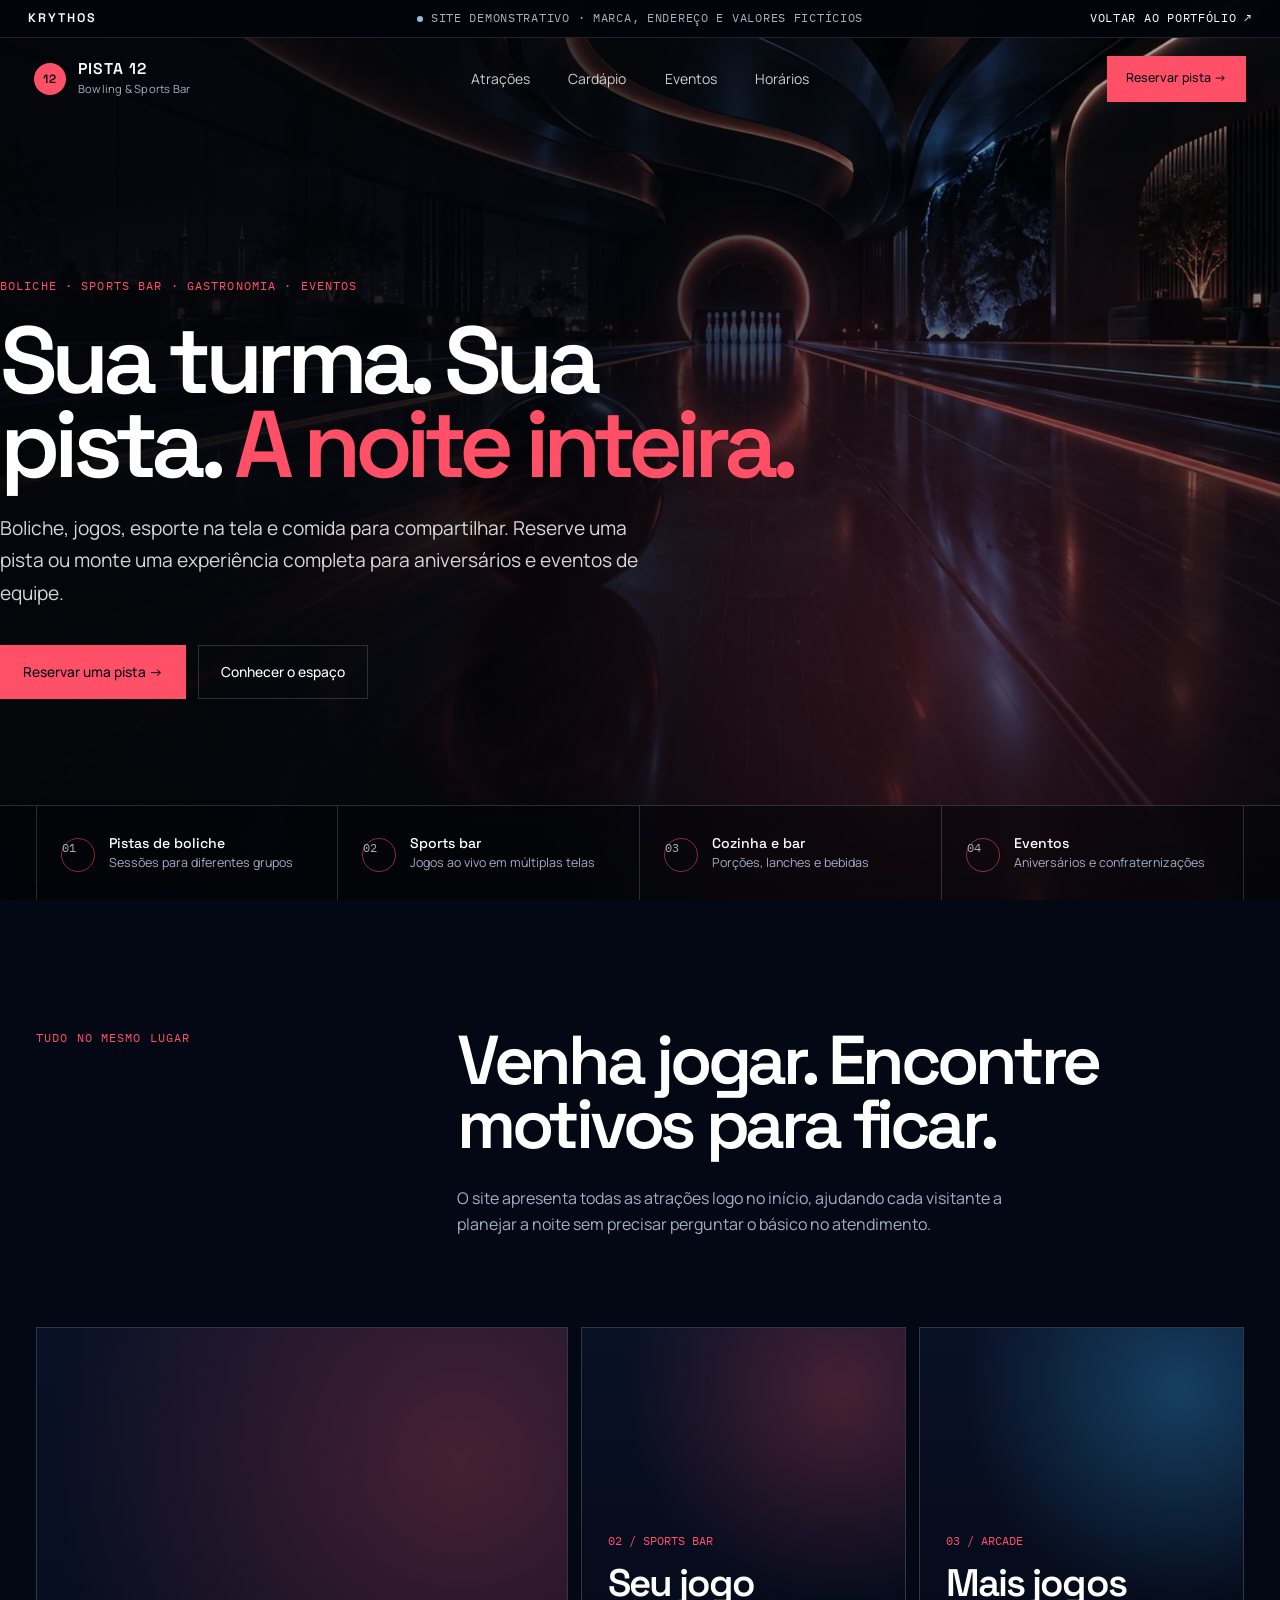
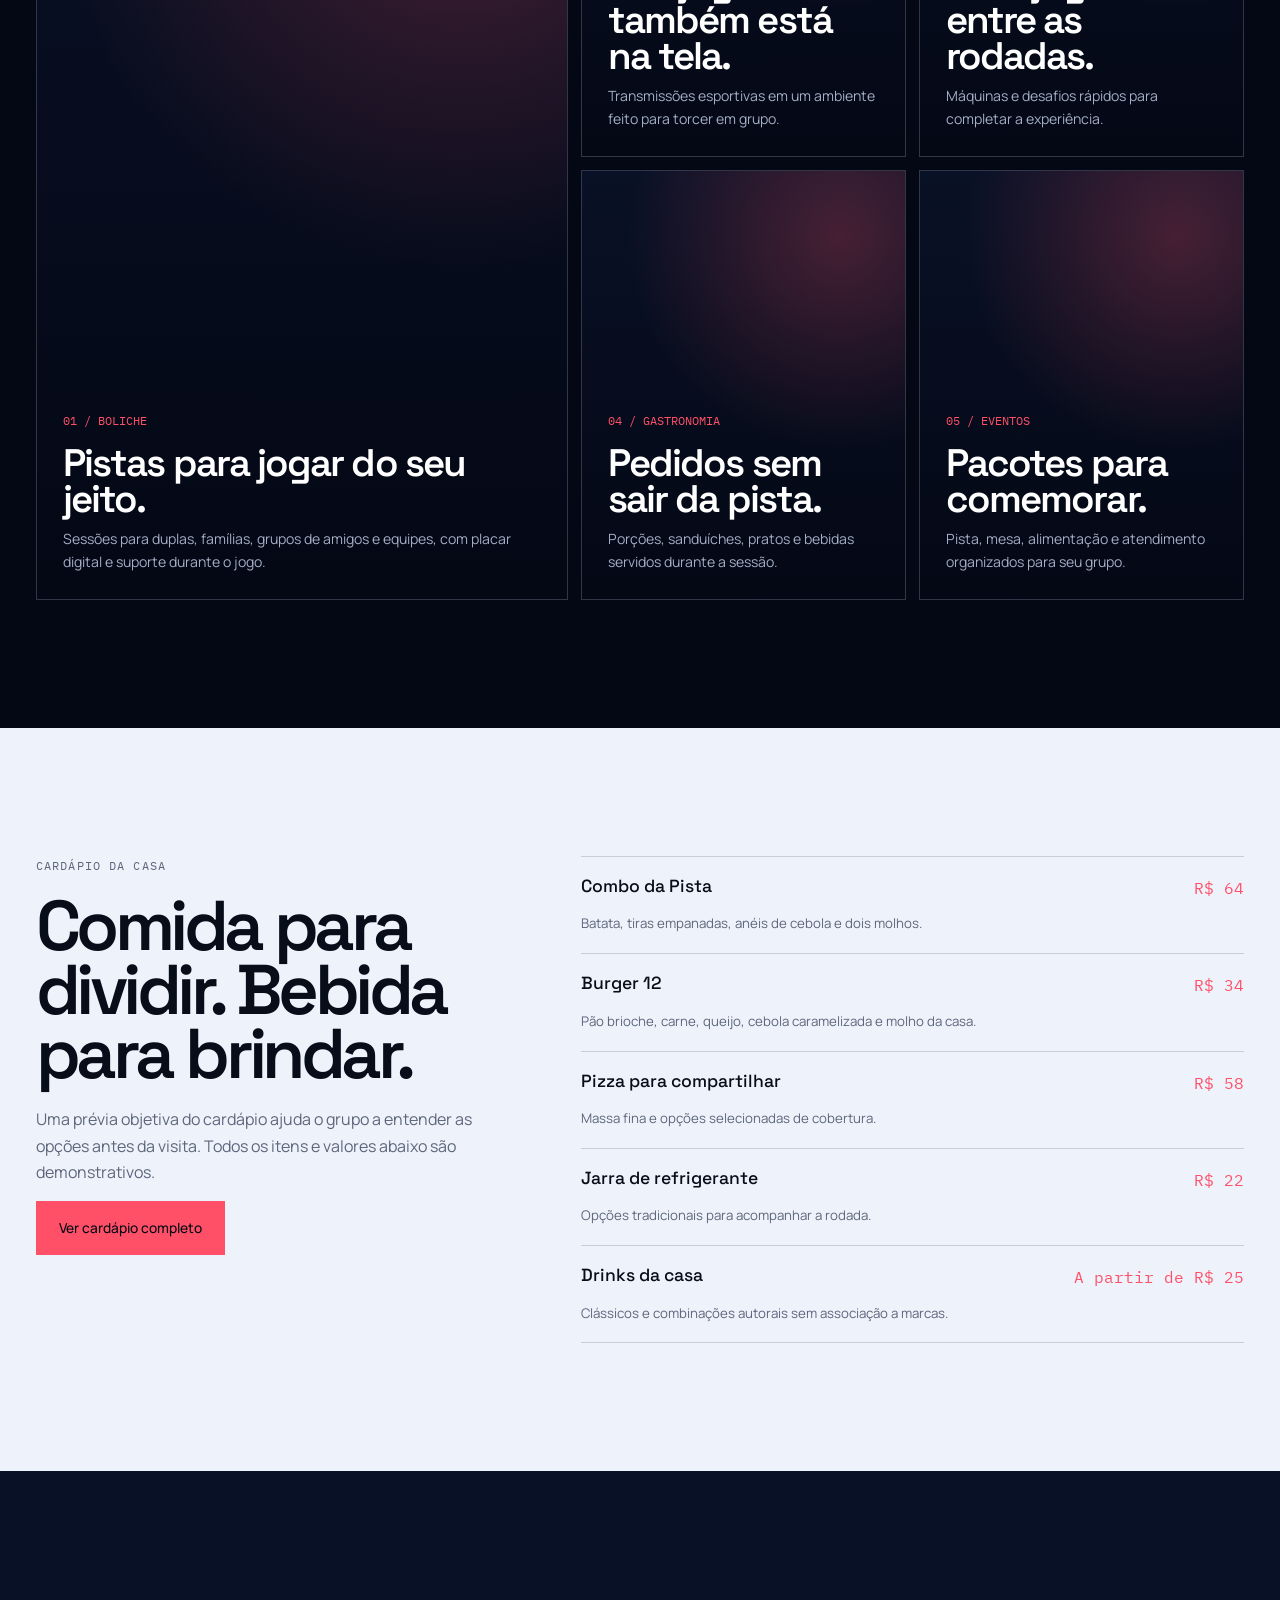
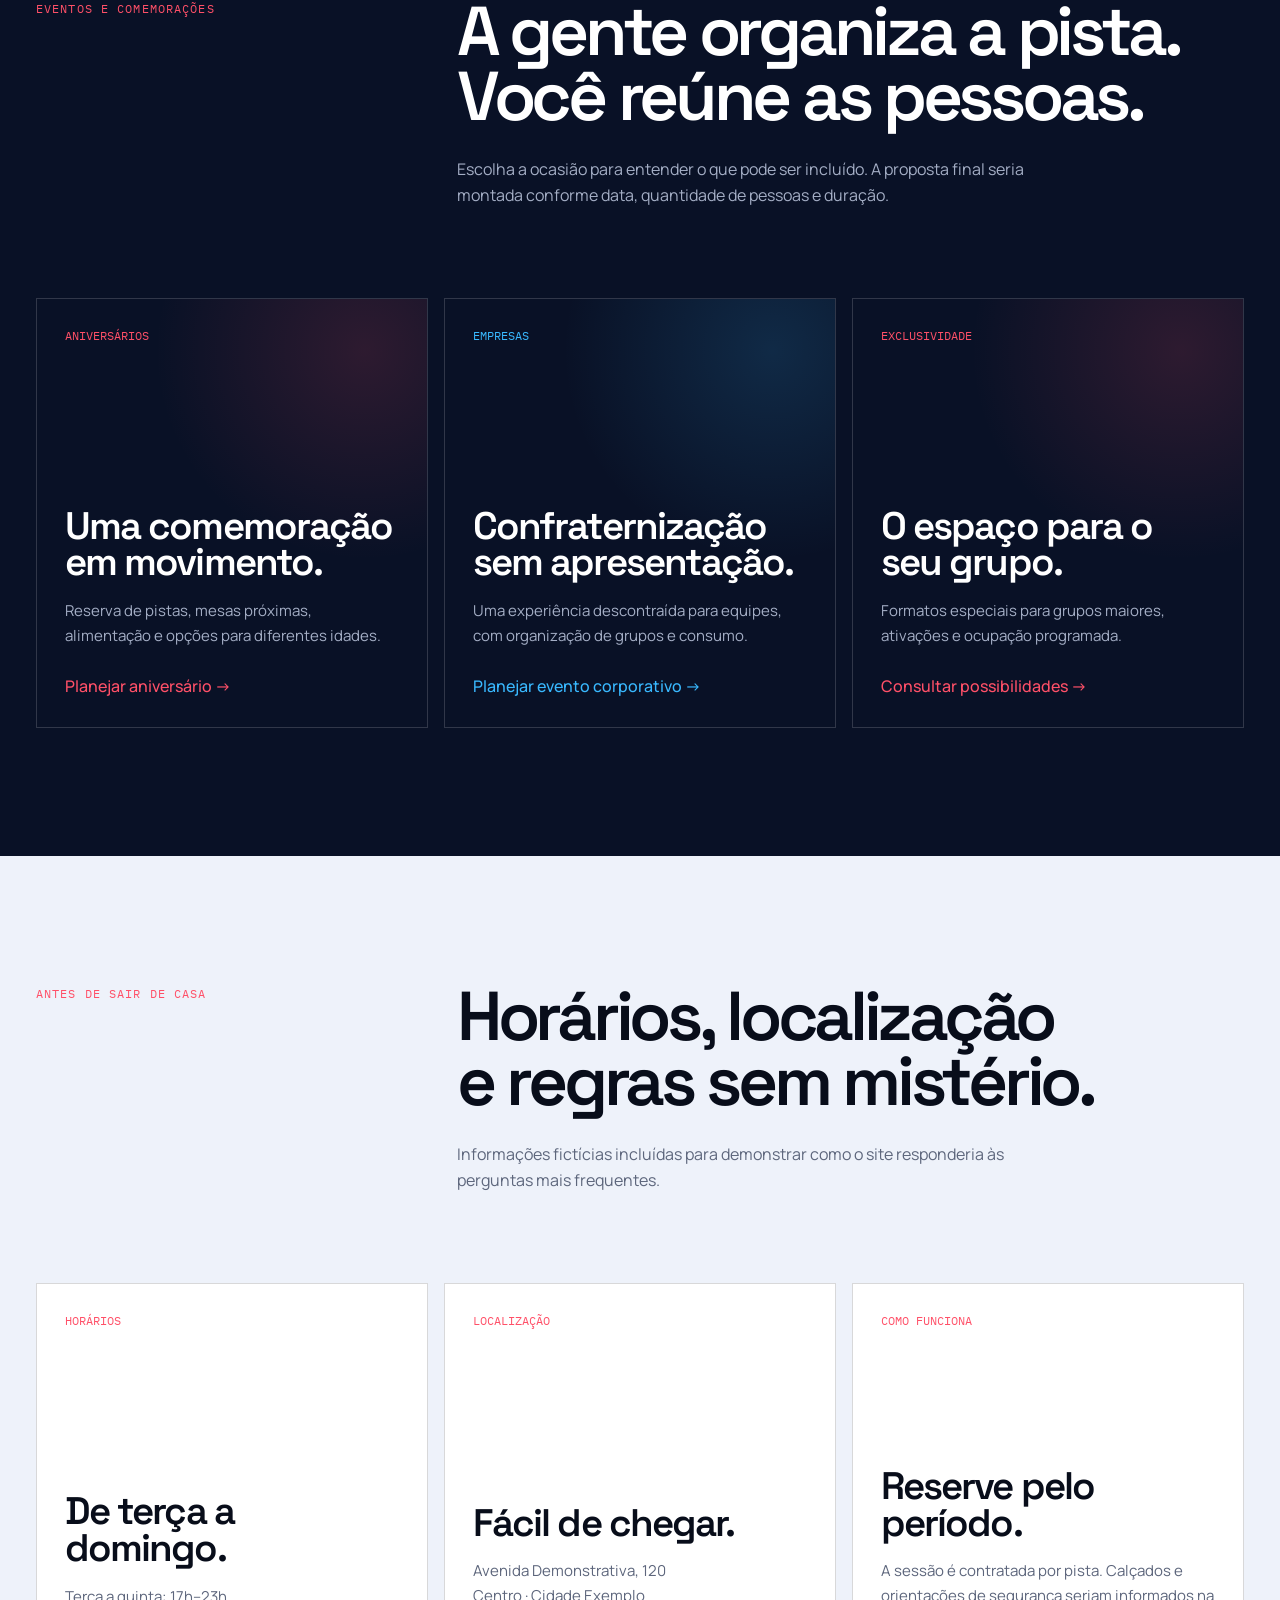
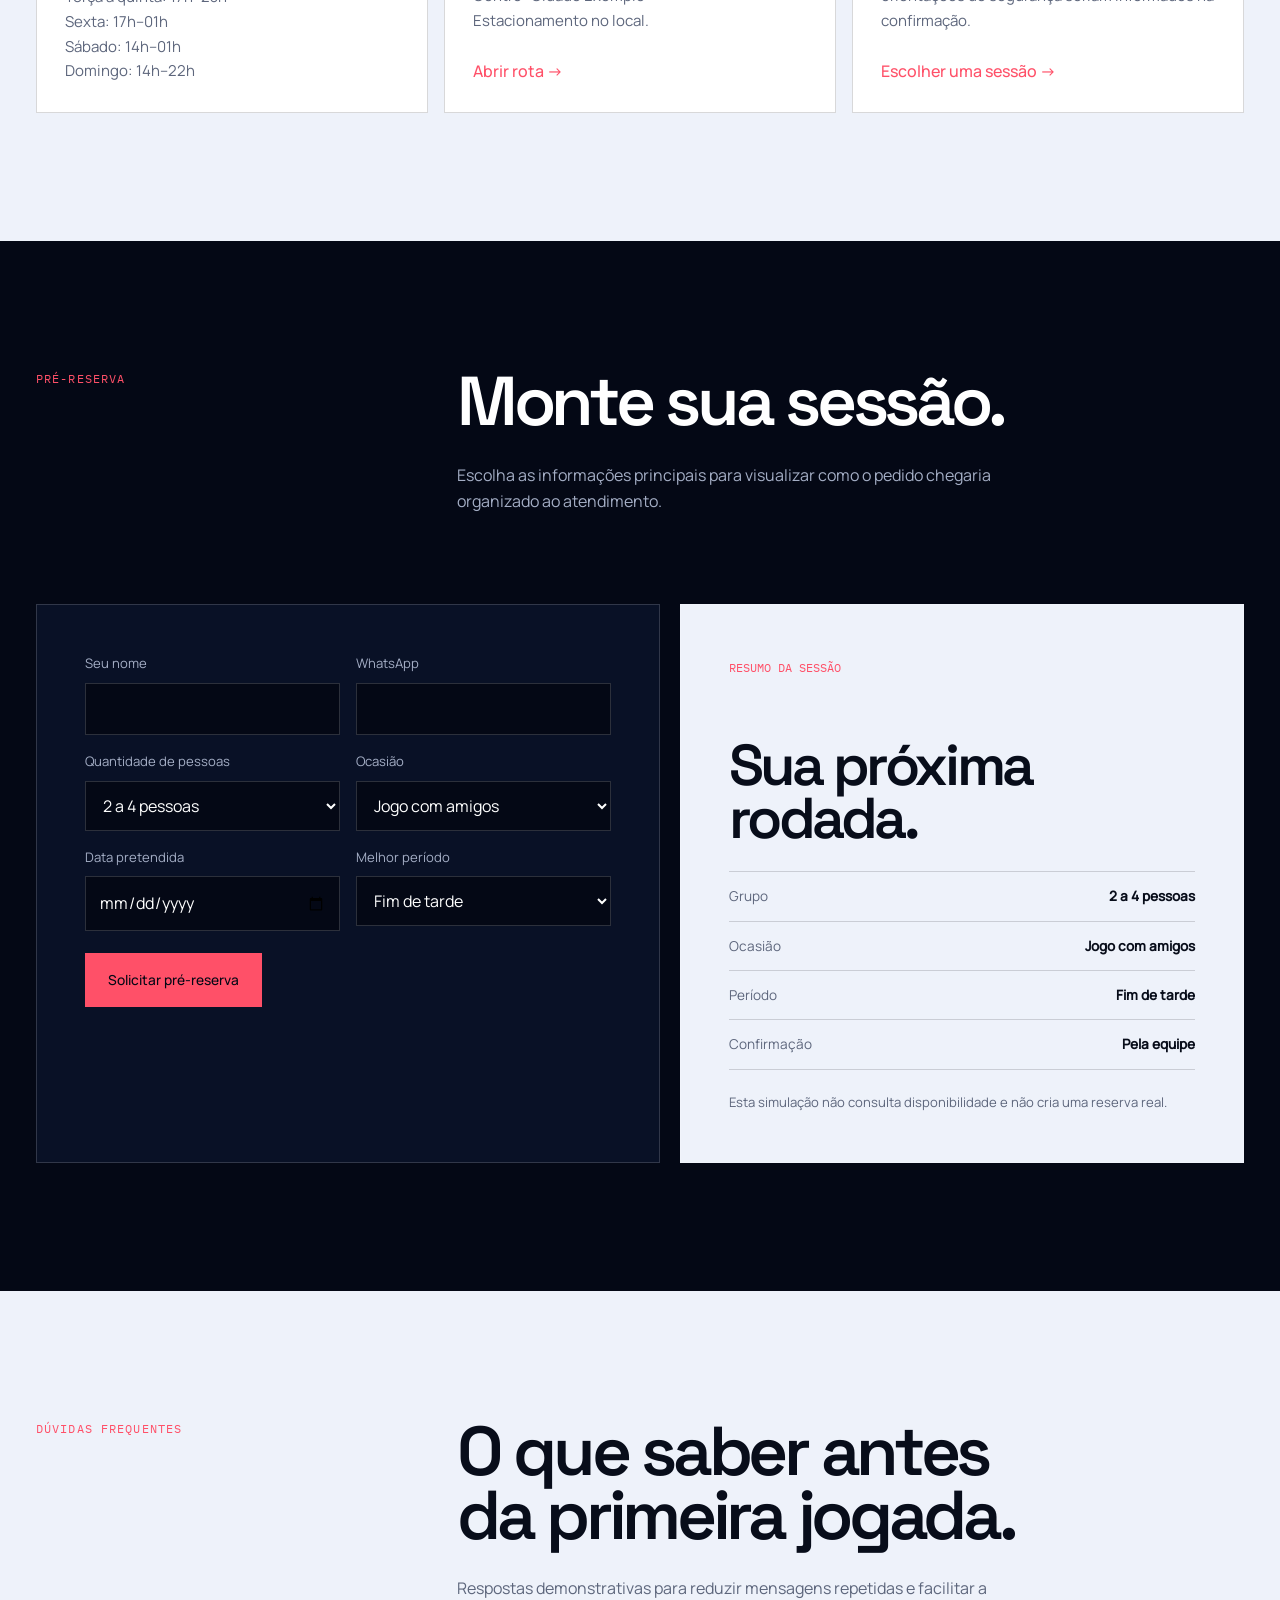
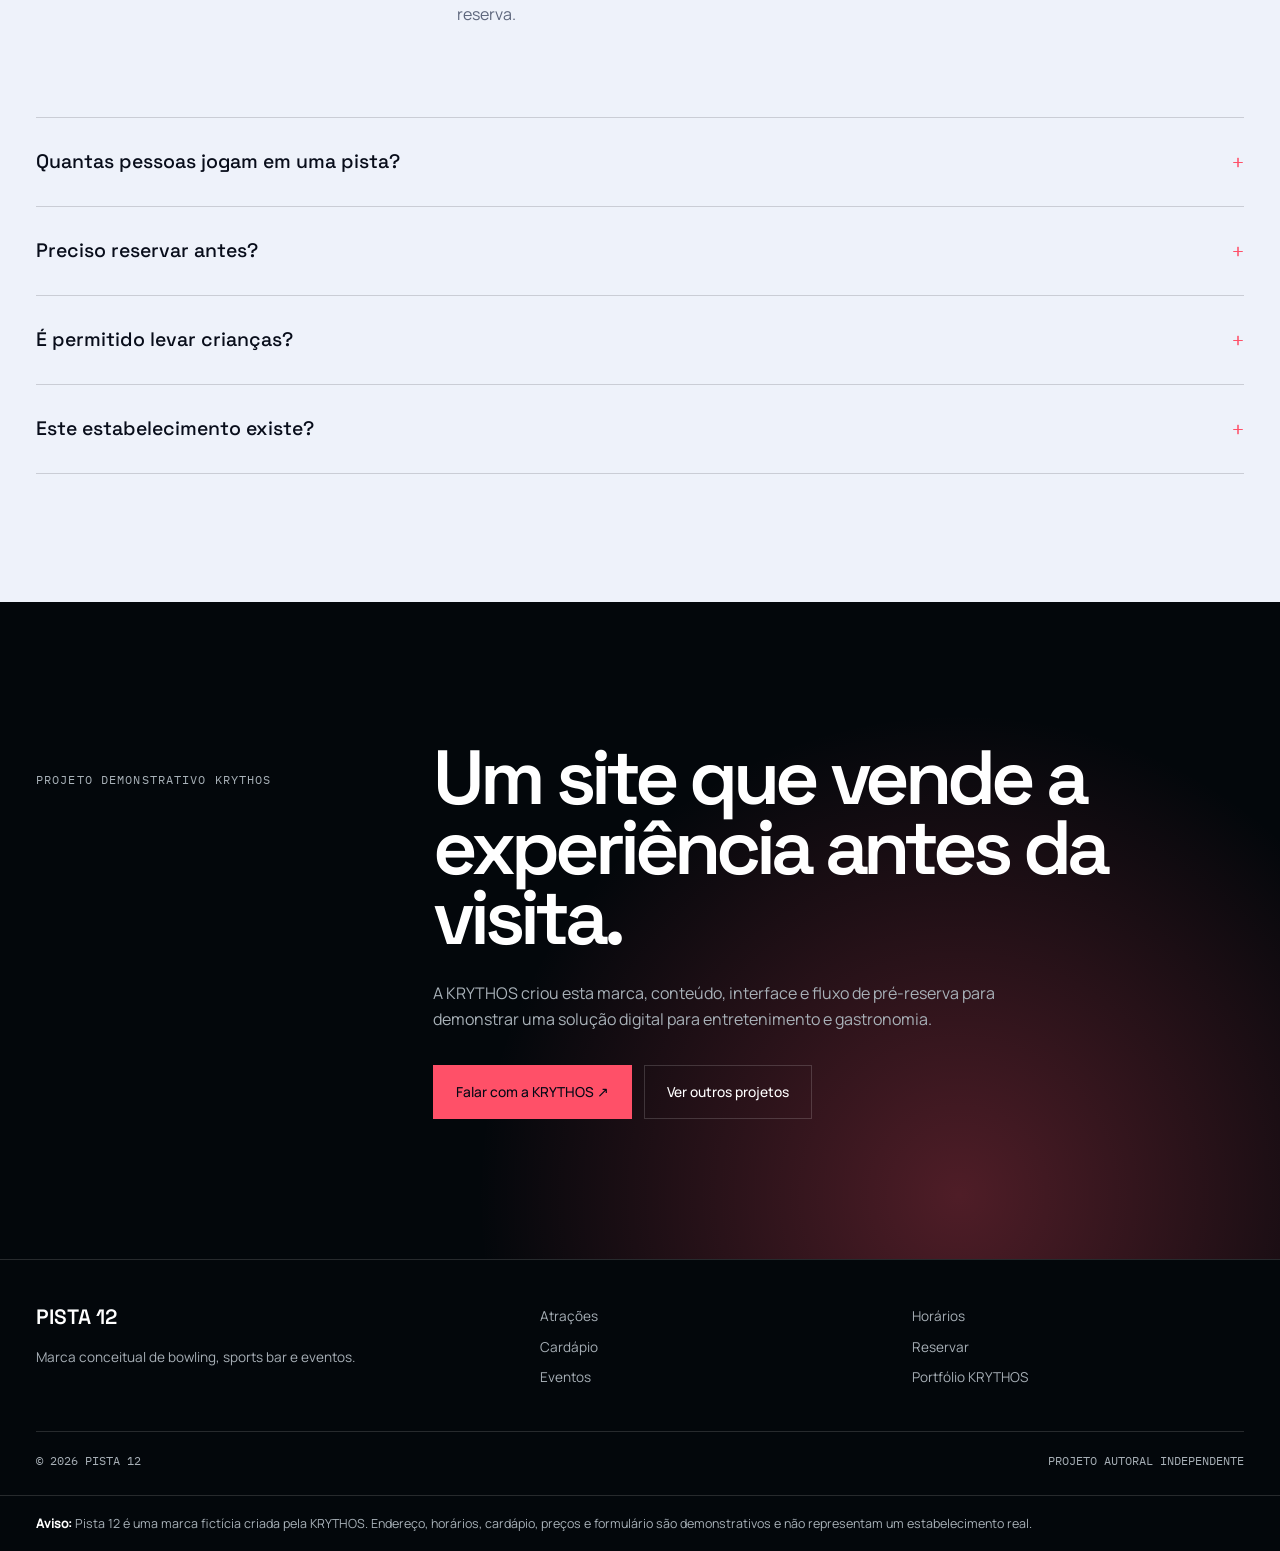
<file: previas/pista-12/index.html>
<!doctype html>
<html lang="pt-BR">
<head>
  <meta charset="utf-8">
  <meta name="viewport" content="width=device-width,initial-scale=1">
  <meta name="theme-color" content="#040815">
  <meta name="description" content="Projeto demonstrativo da KRYTHOS para um bowling e sports bar com atrações, gastronomia, eventos e pré-reserva.">
  <title>Pista 12 — Bowling & Sports Bar | Projeto KRYTHOS</title>
  <script>document.documentElement.classList.add('js')</script>
  <link rel="icon" type="image/svg+xml" href="assets/images/krythos-icon.svg">
  <link rel="stylesheet" href="css/reset.css">
  <link rel="stylesheet" href="css/style.css">
  <link rel="stylesheet" href="css/responsivo.css">
  <script src="js/script.js" defer></script>
</head>
<body class="bowling-site">
  <a class="skip-link" href="#conteudo">Ir para o conteúdo</a>
  <div class="progress-line" aria-hidden="true"><span></span></div>

  <aside class="demo-ribbon" aria-label="Informação sobre esta demonstração"><strong>KRYTHOS</strong><span>Site demonstrativo · marca, endereço e valores fictícios</span><a href="../../index.html#work">Voltar ao portfólio ↗</a></aside>

  <header class="business-header" data-header>
    <a class="business-brand" href="#inicio" aria-label="Pista 12 — início"><span class="brand-mark">12</span><div>Pista 12<small>Bowling &amp; Sports Bar</small></div></a>
    <nav class="business-nav" aria-label="Navegação principal"><a href="#atracoes">Atrações</a><a href="#menu">Cardápio</a><a href="#eventos">Eventos</a><a href="#informacoes">Horários</a></nav>
    <a class="header-button" href="#reserva">Reservar pista →</a>
    <button class="menu-button" type="button" aria-expanded="false" aria-controls="menu-bowling" data-menu-open><span class="sr-only">Abrir menu</span><span></span><span></span></button>
  </header>

  <div class="mobile-menu" id="menu-bowling" data-mobile-menu aria-hidden="true">
    <button type="button" data-menu-close>Fechar ×</button>
    <nav aria-label="Navegação móvel"><a href="#atracoes">Atrações</a><a href="#menu">Cardápio</a><a href="#eventos">Eventos</a><a href="#informacoes">Horários</a><a href="#reserva">Reservar</a></nav>
    <a href="../../index.html#work">Projeto demonstrativo criado pela KRYTHOS ↗</a>
  </div>

  <main id="conteudo">
    <section class="business-hero" id="inicio" aria-labelledby="titulo-principal">
      <div class="hero-photo"><img src="assets/images/bowling-social.webp" alt="Pista de boliche moderna com iluminação azul e coral" width="1672" height="941"></div>
      <div class="shell hero-inner">
        <div class="hero-copy">
          <p class="eyebrow">BOLICHE · SPORTS BAR · GASTRONOMIA · EVENTOS</p>
          <h1 id="titulo-principal">Sua turma. Sua pista. <em>A noite inteira.</em></h1>
          <p>Boliche, jogos, esporte na tela e comida para compartilhar. Reserve uma pista ou monte uma experiência completa para aniversários e eventos de equipe.</p>
          <div class="hero-actions"><a class="button button-primary" href="#reserva">Reservar uma pista →</a><a class="button" href="#atracoes">Conhecer o espaço</a></div>
        </div>
      </div>
      <div class="hero-proof"><div class="shell">
        <div class="proof-item"><span class="proof-icon">01</span><div><strong>Pistas de boliche</strong><span>Sessões para diferentes grupos</span></div></div>
        <div class="proof-item"><span class="proof-icon">02</span><div><strong>Sports bar</strong><span>Jogos ao vivo em múltiplas telas</span></div></div>
        <div class="proof-item"><span class="proof-icon">03</span><div><strong>Cozinha e bar</strong><span>Porções, lanches e bebidas</span></div></div>
        <div class="proof-item"><span class="proof-icon">04</span><div><strong>Eventos</strong><span>Aniversários e confraternizações</span></div></div>
      </div></div>
    </section>

    <section class="content-section section-dark" id="atracoes">
      <div class="shell">
        <div class="section-heading reveal"><p class="eyebrow">TUDO NO MESMO LUGAR</p><div><h2>Venha jogar. Encontre motivos para ficar.</h2><p>O site apresenta todas as atrações logo no início, ajudando cada visitante a planejar a noite sem precisar perguntar o básico no atendimento.</p></div></div>
        <div class="attraction-grid">
          <article class="attraction reveal"><span>01 / BOLICHE</span><h3>Pistas para jogar do seu jeito.</h3><p>Sessões para duplas, famílias, grupos de amigos e equipes, com placar digital e suporte durante o jogo.</p></article>
          <article class="attraction reveal"><span>02 / SPORTS BAR</span><h3>Seu jogo também está na tela.</h3><p>Transmissões esportivas em um ambiente feito para torcer em grupo.</p></article>
          <article class="attraction reveal"><span>03 / ARCADE</span><h3>Mais jogos entre as rodadas.</h3><p>Máquinas e desafios rápidos para completar a experiência.</p></article>
          <article class="attraction reveal"><span>04 / GASTRONOMIA</span><h3>Pedidos sem sair da pista.</h3><p>Porções, sanduíches, pratos e bebidas servidos durante a sessão.</p></article>
          <article class="attraction reveal"><span>05 / EVENTOS</span><h3>Pacotes para comemorar.</h3><p>Pista, mesa, alimentação e atendimento organizados para seu grupo.</p></article>
        </div>
      </div>
    </section>

    <section class="content-section section-light" id="menu">
      <div class="shell menu-grid">
        <div class="menu-copy reveal"><p class="eyebrow">CARDÁPIO DA CASA</p><h2>Comida para dividir. Bebida para brindar.</h2><p>Uma prévia objetiva do cardápio ajuda o grupo a entender as opções antes da visita. Todos os itens e valores abaixo são demonstrativos.</p><a class="button button-primary" href="#" data-demo-action data-demo-message="Demonstração: este botão abriria o cardápio completo e atualizado.">Ver cardápio completo</a></div>
        <div class="menu-list reveal">
          <div class="menu-row"><strong>Combo da Pista</strong><span>R$ 64</span><p>Batata, tiras empanadas, anéis de cebola e dois molhos.</p></div>
          <div class="menu-row"><strong>Burger 12</strong><span>R$ 34</span><p>Pão brioche, carne, queijo, cebola caramelizada e molho da casa.</p></div>
          <div class="menu-row"><strong>Pizza para compartilhar</strong><span>R$ 58</span><p>Massa fina e opções selecionadas de cobertura.</p></div>
          <div class="menu-row"><strong>Jarra de refrigerante</strong><span>R$ 22</span><p>Opções tradicionais para acompanhar a rodada.</p></div>
          <div class="menu-row"><strong>Drinks da casa</strong><span>A partir de R$ 25</span><p>Clássicos e combinações autorais sem associação a marcas.</p></div>
        </div>
      </div>
    </section>

    <section class="content-section section-surface" id="eventos">
      <div class="shell">
        <div class="section-heading reveal"><p class="eyebrow">EVENTOS E COMEMORAÇÕES</p><div><h2>A gente organiza a pista. Você reúne as pessoas.</h2><p>Escolha a ocasião para entender o que pode ser incluído. A proposta final seria montada conforme data, quantidade de pessoas e duração.</p></div></div>
        <div class="gateway-grid">
          <article class="gateway-card reveal"><span class="card-number">ANIVERSÁRIOS</span><h3>Uma comemoração em movimento.</h3><p>Reserva de pistas, mesas próximas, alimentação e opções para diferentes idades.</p><a class="card-link" href="#reserva">Planejar aniversário →</a></article>
          <article class="gateway-card reveal" style="--brand:#39b9ff;--brand-rgb:57,185,255"><span class="card-number">EMPRESAS</span><h3>Confraternização sem apresentação.</h3><p>Uma experiência descontraída para equipes, com organização de grupos e consumo.</p><a class="card-link" href="#reserva">Planejar evento corporativo →</a></article>
          <article class="gateway-card reveal"><span class="card-number">EXCLUSIVIDADE</span><h3>O espaço para o seu grupo.</h3><p>Formatos especiais para grupos maiores, ativações e ocupação programada.</p><a class="card-link" href="#reserva">Consultar possibilidades →</a></article>
        </div>
      </div>
    </section>

    <section class="content-section section-light" id="informacoes">
      <div class="shell">
        <div class="section-heading reveal"><p class="eyebrow">ANTES DE SAIR DE CASA</p><div><h2>Horários, localização e regras sem mistério.</h2><p>Informações fictícias incluídas para demonstrar como o site responderia às perguntas mais frequentes.</p></div></div>
        <div class="cards-3">
          <article class="info-card reveal"><span class="card-number">HORÁRIOS</span><h3>De terça a domingo.</h3><p>Terça a quinta: 17h–23h<br>Sexta: 17h–01h<br>Sábado: 14h–01h<br>Domingo: 14h–22h</p></article>
          <article class="info-card reveal"><span class="card-number">LOCALIZAÇÃO</span><h3>Fácil de chegar.</h3><p>Avenida Demonstrativa, 120<br>Centro · Cidade Exemplo<br>Estacionamento no local.</p><a class="card-link" href="#" data-demo-action data-demo-message="Demonstração: em um site real, abriria a rota no mapa.">Abrir rota →</a></article>
          <article class="info-card reveal"><span class="card-number">COMO FUNCIONA</span><h3>Reserve pelo período.</h3><p>A sessão é contratada por pista. Calçados e orientações de segurança seriam informados na confirmação.</p><a class="card-link" href="#reserva">Escolher uma sessão →</a></article>
        </div>
      </div>
    </section>

    <section class="content-section section-dark" id="reserva">
      <div class="shell">
        <div class="section-heading reveal"><p class="eyebrow">PRÉ-RESERVA</p><div><h2>Monte sua sessão.</h2><p>Escolha as informações principais para visualizar como o pedido chegaria organizado ao atendimento.</p></div></div>
        <div class="reservation-grid">
          <form class="form-card reveal" data-demo-form data-reservation-form data-success="Demonstração concluída: a solicitação seria enviada para confirmação da equipe.">
            <div class="field-grid">
              <div class="field"><label for="bowling-name">Seu nome</label><input id="bowling-name" name="name" autocomplete="name" required></div>
              <div class="field"><label for="bowling-phone">WhatsApp</label><input id="bowling-phone" name="phone" type="tel" autocomplete="tel" required></div>
              <div class="field"><label for="bowling-people">Quantidade de pessoas</label><select id="bowling-people" name="people"><option value="2 a 4 pessoas">2 a 4 pessoas</option><option value="5 a 8 pessoas">5 a 8 pessoas</option><option value="9 a 16 pessoas">9 a 16 pessoas</option><option value="Mais de 16 pessoas">Mais de 16 pessoas</option></select></div>
              <div class="field"><label for="bowling-occasion">Ocasião</label><select id="bowling-occasion" name="occasion"><option value="Jogo com amigos">Jogo com amigos</option><option value="Aniversário">Aniversário</option><option value="Evento de empresa">Evento de empresa</option><option value="Outro evento">Outro evento</option></select></div>
              <div class="field"><label for="bowling-date">Data pretendida</label><input id="bowling-date" name="date" type="date" required></div>
              <div class="field"><label for="bowling-period">Melhor período</label><select id="bowling-period" name="period"><option value="Fim de tarde">Fim de tarde</option><option value="Noite">Noite</option><option value="Madrugada">Madrugada</option></select></div>
            </div>
            <button class="button button-primary" type="submit" style="margin-top:22px">Solicitar pré-reserva</button>
          </form>
          <aside class="summary-card reveal" aria-live="polite"><span>RESUMO DA SESSÃO</span><h3>Sua próxima rodada.</h3><ul><li><span>Grupo</span><strong data-summary-people>2 a 4 pessoas</strong></li><li><span>Ocasião</span><strong data-summary-occasion>Jogo com amigos</strong></li><li><span>Período</span><strong data-summary-period>Fim de tarde</strong></li><li><span>Confirmação</span><strong>Pela equipe</strong></li></ul><p class="pricing-note">Esta simulação não consulta disponibilidade e não cria uma reserva real.</p></aside>
        </div>
      </div>
    </section>

    <section class="content-section section-light">
      <div class="shell">
        <div class="section-heading reveal"><p class="eyebrow">DÚVIDAS FREQUENTES</p><div><h2>O que saber antes da primeira jogada.</h2><p>Respostas demonstrativas para reduzir mensagens repetidas e facilitar a reserva.</p></div></div>
        <div class="faq reveal"><details><summary>Quantas pessoas jogam em uma pista?</summary><p>A capacidade ideal seria informada conforme duração e formato da sessão. Para grupos maiores, o sistema sugeriria mais de uma pista.</p></details><details><summary>Preciso reservar antes?</summary><p>A reserva seria recomendada para noites, fins de semana e eventos, evitando espera e ajudando a equipe a preparar o grupo.</p></details><details><summary>É permitido levar crianças?</summary><p>Uma operação real informaria classificação, equipamentos de apoio, regras de acompanhamento e horários adequados.</p></details><details><summary>Este estabelecimento existe?</summary><p>Não. Pista 12 é uma marca fictícia criada pela KRYTHOS para demonstrar um projeto completo de bowling e sports bar.</p></details></div>
      </div>
    </section>
  </main>

  <section class="contact-band"><div class="shell contact-inner"><p class="eyebrow">PROJETO DEMONSTRATIVO KRYTHOS</p><div><h2>Um site que vende a experiência antes da visita.</h2><p>A KRYTHOS criou esta marca, conteúdo, interface e fluxo de pré-reserva para demonstrar uma solução digital para entretenimento e gastronomia.</p><div class="hero-actions"><a class="button button-primary" href="https://wa.me/5513996646955?text=Ol%C3%A1!%20Vi%20o%20site%20demonstrativo%20Pista%2012%20e%20quero%20conversar%20sobre%20um%20projeto." target="_blank" rel="noopener">Falar com a KRYTHOS ↗</a><a class="button" href="../../index.html#work">Ver outros projetos</a></div></div></div></section>
  <footer class="site-footer"><div class="shell footer-main"><div><strong>PISTA 12</strong><p>Marca conceitual de bowling, sports bar e eventos.</p></div><nav><a href="#atracoes">Atrações</a><a href="#menu">Cardápio</a><a href="#eventos">Eventos</a></nav><nav><a href="#informacoes">Horários</a><a href="#reserva">Reservar</a><a href="../../index.html#work">Portfólio KRYTHOS</a></nav></div><div class="shell footer-bottom"><span>© <span data-year>2026</span> Pista 12</span><span>Projeto autoral independente</span></div></footer>
  <div class="demo-disclaimer"><div class="shell"><strong>Aviso:</strong> Pista 12 é uma marca fictícia criada pela KRYTHOS. Endereço, horários, cardápio, preços e formulário são demonstrativos e não representam um estabelecimento real.</div></div>
  <div class="toast" role="status" aria-live="polite" data-toast></div>
</body>
</html>
</file>
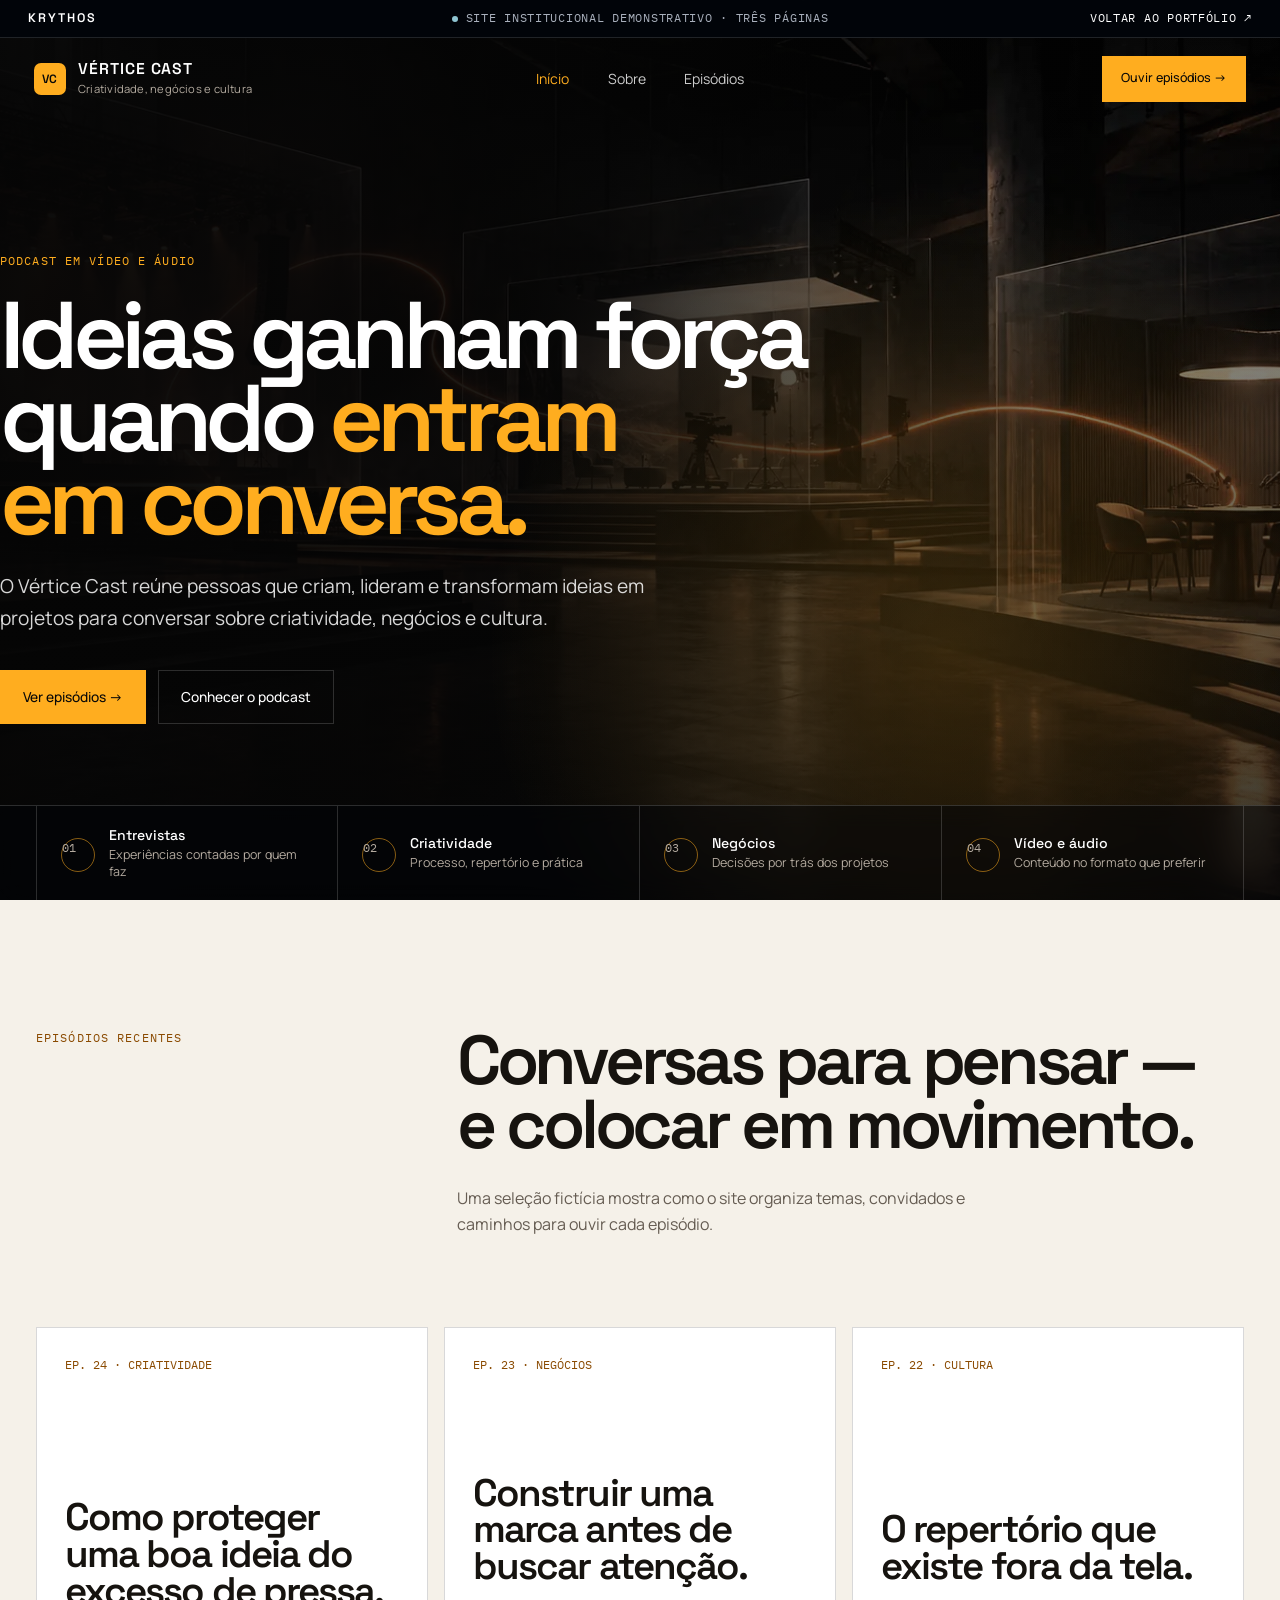
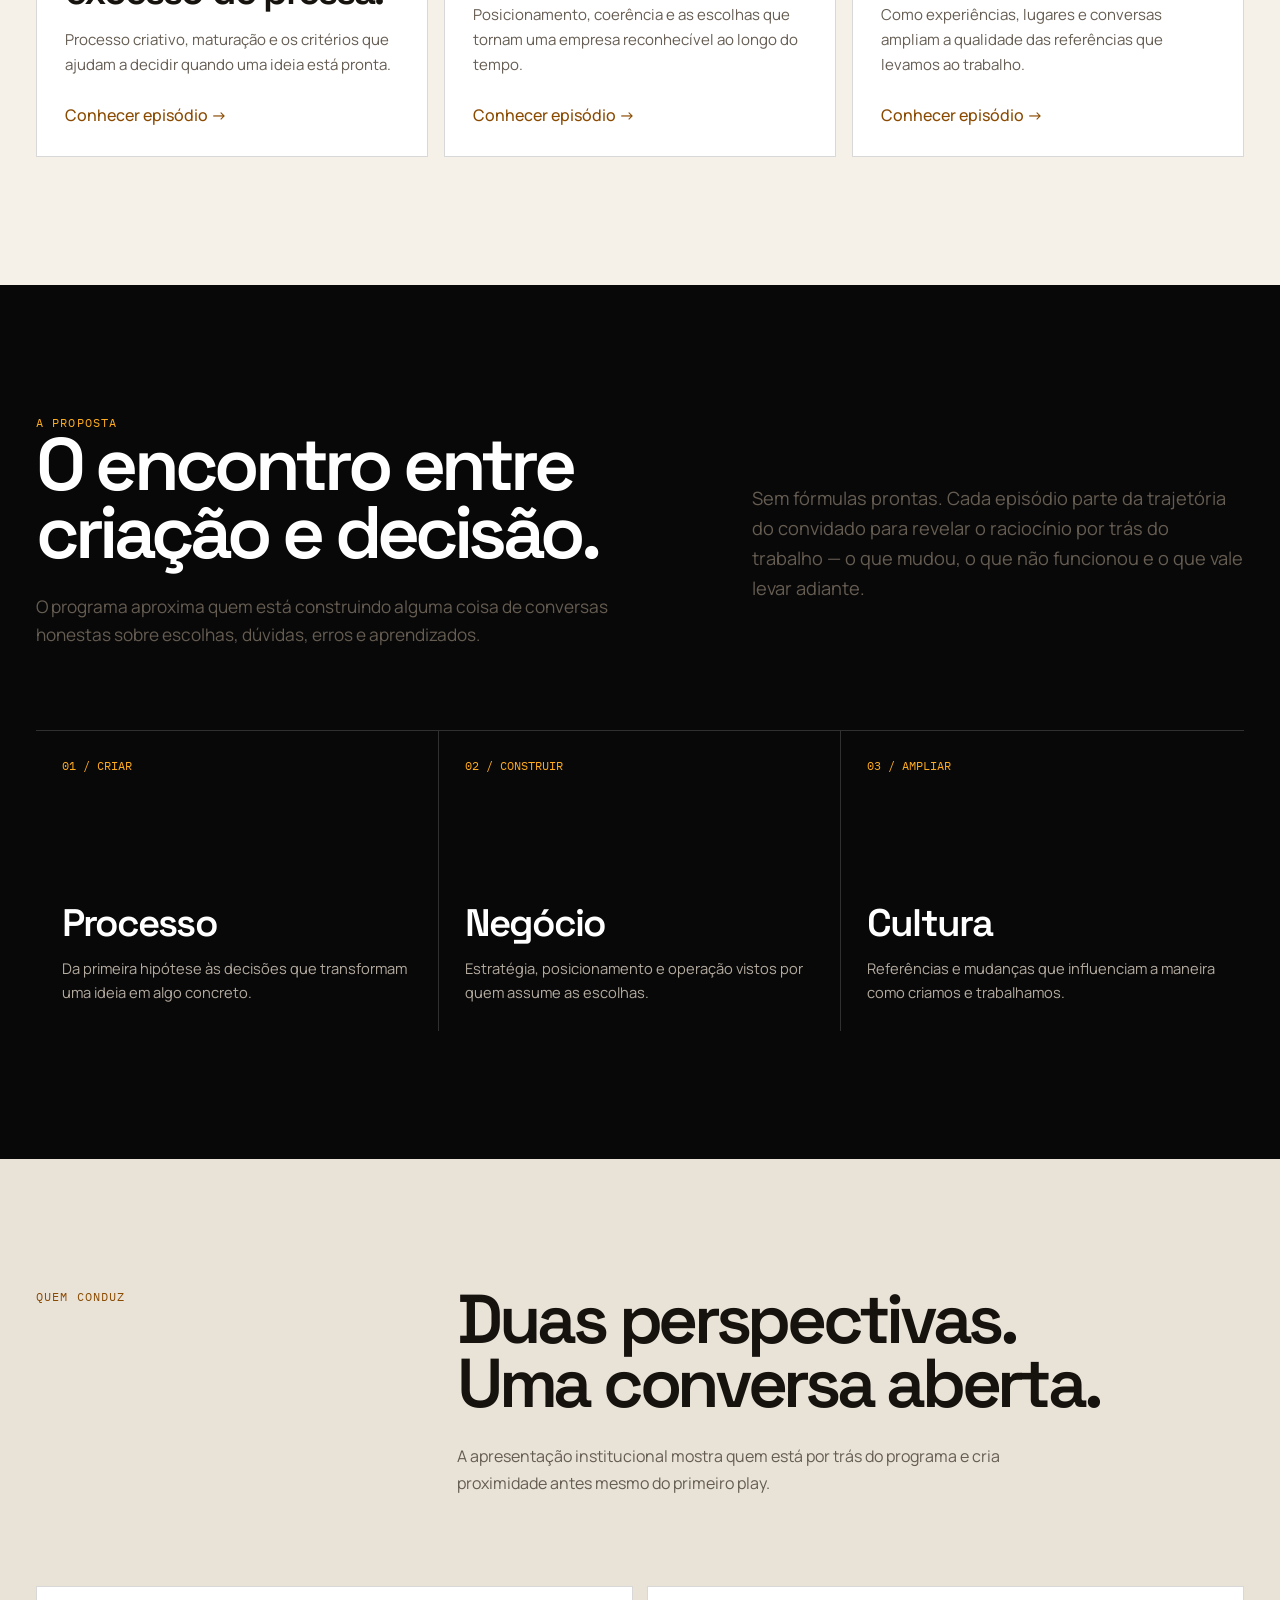
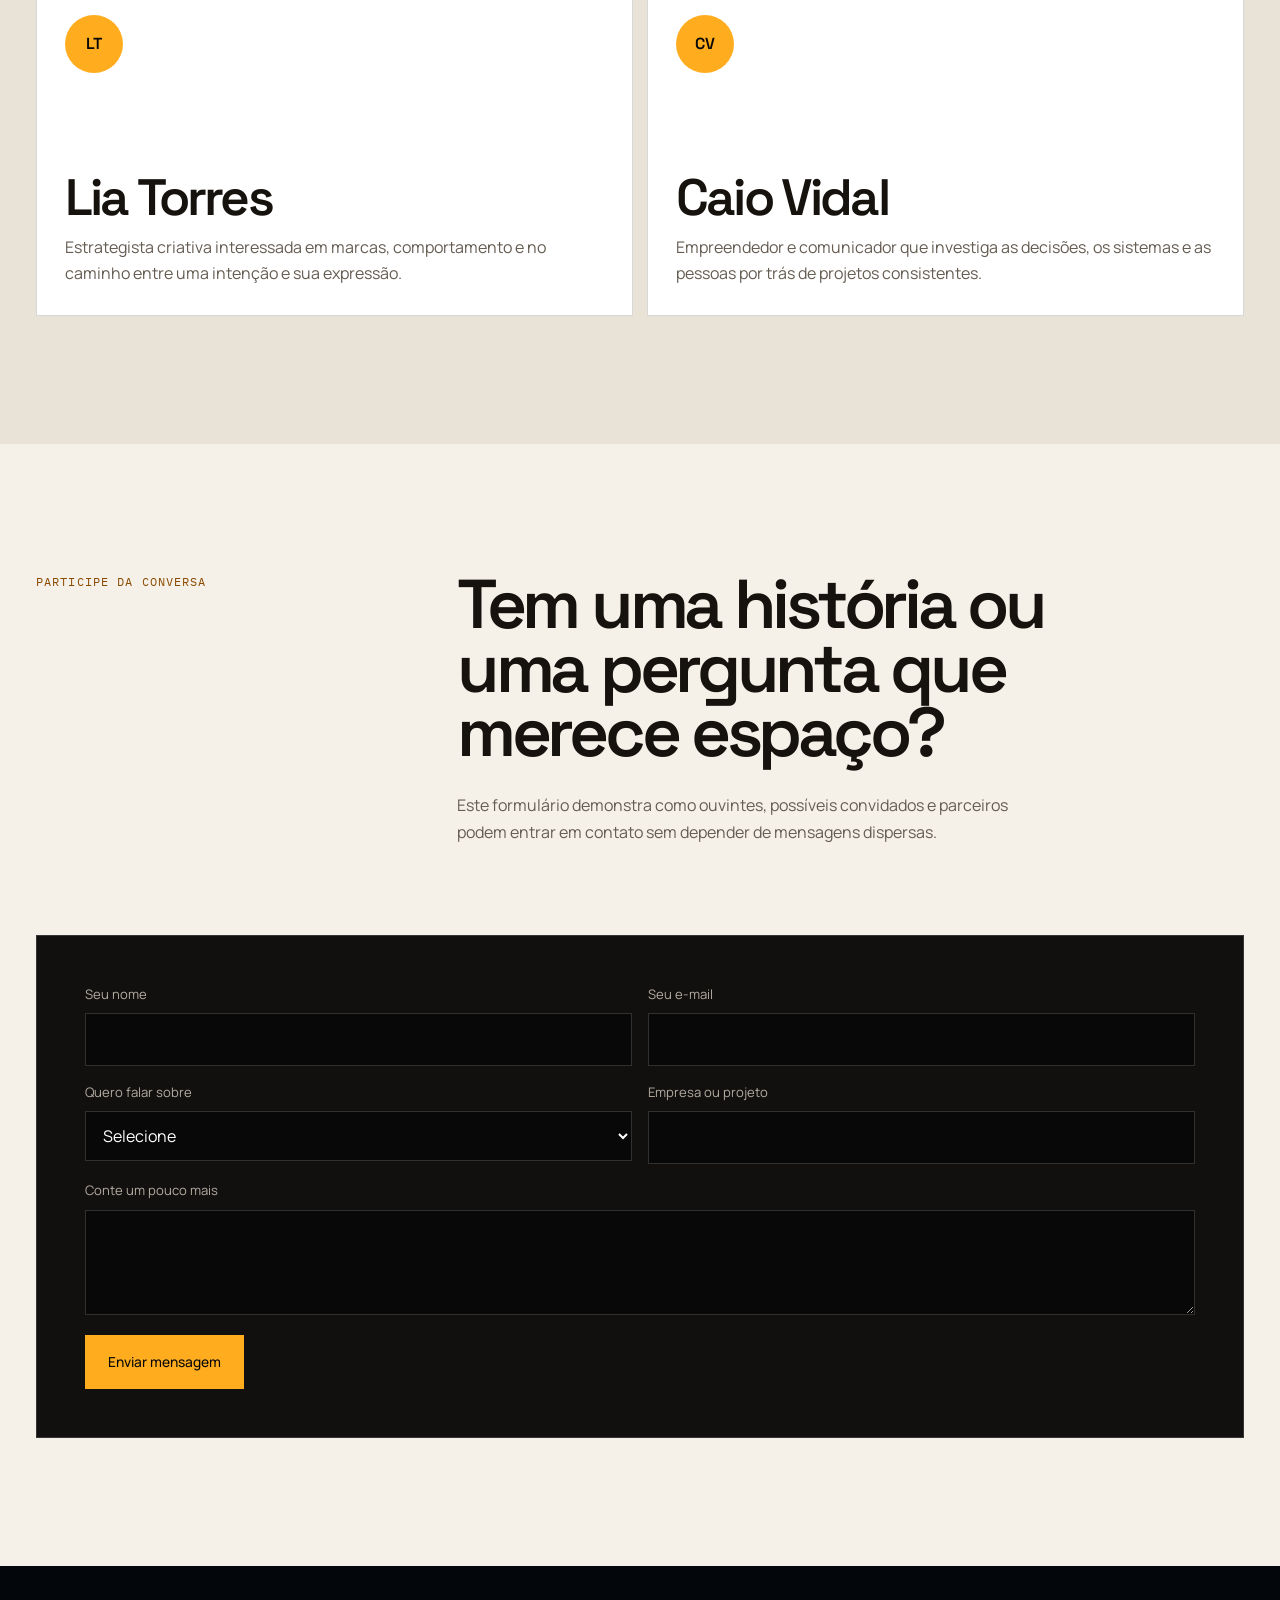
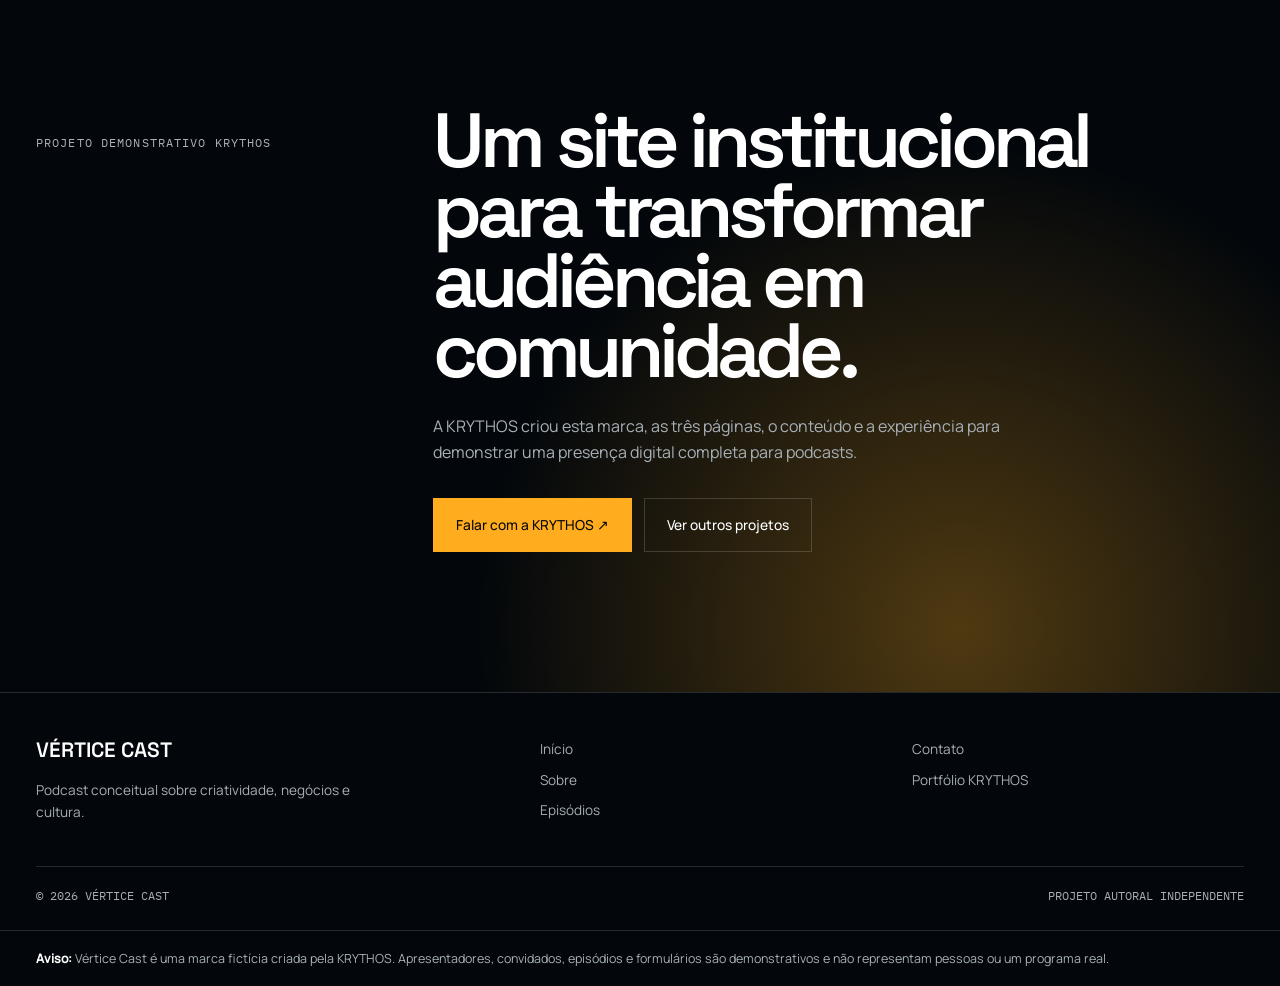
<file: previas/vertice-cast/index.html>
<!doctype html>
<html lang="pt-BR">
<head>
  <meta charset="utf-8">
  <meta name="viewport" content="width=device-width,initial-scale=1">
  <meta name="theme-color" content="#080808">
  <meta name="description" content="Projeto demonstrativo da KRYTHOS para um podcast institucional com apresentação, história e catálogo de episódios.">
  <title>Vértice Cast — Criatividade, negócios e cultura | Projeto KRYTHOS</title>
  <script>document.documentElement.classList.add('js')</script>
  <link rel="icon" type="image/svg+xml" href="assets/images/krythos-icon.svg">
  <link rel="stylesheet" href="css/reset.css">
  <link rel="stylesheet" href="css/style.css">
  <link rel="stylesheet" href="css/responsivo.css">
  <script src="js/script.js" defer></script>
</head>
<body class="podcast-site">
  <a class="skip-link" href="#conteudo">Ir para o conteúdo</a>
  <div class="progress-line" aria-hidden="true"><span></span></div>
  <aside class="demo-ribbon" aria-label="Informação sobre esta demonstração"><strong>KRYTHOS</strong><span>Site institucional demonstrativo · três páginas</span><a href="../../index.html#work">Voltar ao portfólio ↗</a></aside>

  <header class="business-header" data-header>
    <a class="business-brand" href="index.html" aria-label="Vértice Cast — início"><span class="brand-mark">VC</span><div>Vértice Cast<small>Criatividade, negócios e cultura</small></div></a>
    <nav class="business-nav" aria-label="Navegação principal"><a href="index.html" aria-current="page">Início</a><a href="sobre.html">Sobre</a><a href="episodios.html">Episódios</a></nav>
    <a class="header-button" href="episodios.html">Ouvir episódios →</a>
    <button class="menu-button" type="button" aria-expanded="false" aria-controls="menu-podcast-home" data-menu-open><span class="sr-only">Abrir menu</span><span></span><span></span></button>
  </header>

  <div class="mobile-menu" id="menu-podcast-home" data-mobile-menu aria-hidden="true">
    <button type="button" data-menu-close>Fechar ×</button>
    <nav aria-label="Navegação móvel"><a href="index.html">Início</a><a href="sobre.html">Sobre o podcast</a><a href="episodios.html">Episódios</a></nav>
    <a href="../../index.html#work">Projeto demonstrativo criado pela KRYTHOS ↗</a>
  </div>

  <main id="conteudo">
    <section class="business-hero" aria-labelledby="titulo-principal">
      <div class="hero-photo"><img src="assets/images/creative-ecosystem.webp" alt="Estúdio contemporâneo preparado para gravação de podcast e vídeo" width="1672" height="941"></div>
      <div class="shell hero-inner"><div class="hero-copy">
        <p class="eyebrow">PODCAST EM VÍDEO E ÁUDIO</p>
        <h1 id="titulo-principal">Ideias ganham força quando <em>entram em conversa.</em></h1>
        <p>O Vértice Cast reúne pessoas que criam, lideram e transformam ideias em projetos para conversar sobre criatividade, negócios e cultura.</p>
        <div class="hero-actions"><a class="button button-primary" href="episodios.html">Ver episódios →</a><a class="button" href="sobre.html">Conhecer o podcast</a></div>
      </div></div>
      <div class="hero-proof"><div class="shell">
        <div class="proof-item"><span class="proof-icon">01</span><div><strong>Entrevistas</strong><span>Experiências contadas por quem faz</span></div></div>
        <div class="proof-item"><span class="proof-icon">02</span><div><strong>Criatividade</strong><span>Processo, repertório e prática</span></div></div>
        <div class="proof-item"><span class="proof-icon">03</span><div><strong>Negócios</strong><span>Decisões por trás dos projetos</span></div></div>
        <div class="proof-item"><span class="proof-icon">04</span><div><strong>Vídeo e áudio</strong><span>Conteúdo no formato que preferir</span></div></div>
      </div></div>
    </section>

    <section class="content-section section-light" aria-labelledby="recentes-title"><div class="shell">
      <div class="section-heading reveal"><p class="eyebrow">EPISÓDIOS RECENTES</p><div><h2 id="recentes-title">Conversas para pensar — e colocar em movimento.</h2><p>Uma seleção fictícia mostra como o site organiza temas, convidados e caminhos para ouvir cada episódio.</p></div></div>
      <div class="cards-3">
        <article class="info-card reveal"><span class="card-number">EP. 24 · CRIATIVIDADE</span><h3>Como proteger uma boa ideia do excesso de pressa.</h3><p>Processo criativo, maturação e os critérios que ajudam a decidir quando uma ideia está pronta.</p><a class="card-link" href="episodios.html#ep-24">Conhecer episódio →</a></article>
        <article class="info-card reveal"><span class="card-number">EP. 23 · NEGÓCIOS</span><h3>Construir uma marca antes de buscar atenção.</h3><p>Posicionamento, coerência e as escolhas que tornam uma empresa reconhecível ao longo do tempo.</p><a class="card-link" href="episodios.html#ep-23">Conhecer episódio →</a></article>
        <article class="info-card reveal"><span class="card-number">EP. 22 · CULTURA</span><h3>O repertório que existe fora da tela.</h3><p>Como experiências, lugares e conversas ampliam a qualidade das referências que levamos ao trabalho.</p><a class="card-link" href="episodios.html#ep-22">Conhecer episódio →</a></article>
      </div>
    </div></section>

    <section class="content-section section-dark" aria-labelledby="proposta-title"><div class="shell">
      <div class="lead-grid reveal"><div><p class="eyebrow">A PROPOSTA</p><h2 id="proposta-title">O encontro entre criação e decisão.</h2><p>O programa aproxima quem está construindo alguma coisa de conversas honestas sobre escolhas, dúvidas, erros e aprendizados.</p></div><p>Sem fórmulas prontas. Cada episódio parte da trajetória do convidado para revelar o raciocínio por trás do trabalho — o que mudou, o que não funcionou e o que vale levar adiante.</p></div>
      <div class="editorial-grid reveal" style="margin-top:80px">
        <article class="editorial-item"><span>01 / CRIAR</span><h3>Processo</h3><p>Da primeira hipótese às decisões que transformam uma ideia em algo concreto.</p></article>
        <article class="editorial-item"><span>02 / CONSTRUIR</span><h3>Negócio</h3><p>Estratégia, posicionamento e operação vistos por quem assume as escolhas.</p></article>
        <article class="editorial-item"><span>03 / AMPLIAR</span><h3>Cultura</h3><p>Referências e mudanças que influenciam a maneira como criamos e trabalhamos.</p></article>
      </div>
    </div></section>

    <section class="content-section section-soft" aria-labelledby="apresentadores-title"><div class="shell">
      <div class="section-heading reveal"><p class="eyebrow">QUEM CONDUZ</p><div><h2 id="apresentadores-title">Duas perspectivas. Uma conversa aberta.</h2><p>A apresentação institucional mostra quem está por trás do programa e cria proximidade antes mesmo do primeiro play.</p></div></div>
      <div class="host-grid"><article class="host-card reveal"><span class="host-initials">LT</span><h3>Lia Torres</h3><p>Estrategista criativa interessada em marcas, comportamento e no caminho entre uma intenção e sua expressão.</p></article><article class="host-card reveal"><span class="host-initials">CV</span><h3>Caio Vidal</h3><p>Empreendedor e comunicador que investiga as decisões, os sistemas e as pessoas por trás de projetos consistentes.</p></article></div>
    </div></section>

    <section class="content-section section-light" aria-labelledby="convite-title"><div class="shell">
      <div class="section-heading reveal"><p class="eyebrow">PARTICIPE DA CONVERSA</p><div><h2 id="convite-title">Tem uma história ou uma pergunta que merece espaço?</h2><p>Este formulário demonstra como ouvintes, possíveis convidados e parceiros podem entrar em contato sem depender de mensagens dispersas.</p></div></div>
      <form class="form-card reveal" data-demo-form data-success="Mensagem demonstrativa recebida. Em um projeto real, ela seguiria para a equipe do podcast.">
        <div class="field-grid"><div class="field"><label for="home-nome">Seu nome</label><input id="home-nome" name="name" autocomplete="name" required></div><div class="field"><label for="home-email">Seu e-mail</label><input id="home-email" name="email" type="email" autocomplete="email" required></div><div class="field"><label for="home-assunto">Quero falar sobre</label><select id="home-assunto" name="subject" required><option value="">Selecione</option><option>Sugestão de pauta</option><option>Participar do programa</option><option>Parceria</option><option>Outro assunto</option></select></div><div class="field"><label for="home-empresa">Empresa ou projeto</label><input id="home-empresa" name="company" autocomplete="organization"></div><div class="field field-full"><label for="home-mensagem">Conte um pouco mais</label><textarea id="home-mensagem" name="message" required></textarea></div></div>
        <button class="button button-primary" type="submit" style="margin-top:20px">Enviar mensagem</button>
      </form>
    </div></section>
  </main>

  <section class="contact-band"><div class="shell contact-inner"><p class="eyebrow">PROJETO DEMONSTRATIVO KRYTHOS</p><div><h2>Um site institucional para transformar audiência em comunidade.</h2><p>A KRYTHOS criou esta marca, as três páginas, o conteúdo e a experiência para demonstrar uma presença digital completa para podcasts.</p><div class="hero-actions"><a class="button button-primary" href="https://wa.me/5513996646955?text=Ol%C3%A1!%20Vi%20o%20site%20demonstrativo%20V%C3%A9rtice%20Cast%20e%20quero%20conversar%20sobre%20um%20projeto." target="_blank" rel="noopener">Falar com a KRYTHOS ↗</a><a class="button" href="../../index.html#work">Ver outros projetos</a></div></div></div></section>
  <footer class="site-footer"><div class="shell footer-main"><div><strong>VÉRTICE CAST</strong><p>Podcast conceitual sobre criatividade, negócios e cultura.</p></div><nav><a href="index.html">Início</a><a href="sobre.html">Sobre</a><a href="episodios.html">Episódios</a></nav><nav><a href="#convite-title">Contato</a><a href="../../index.html#work">Portfólio KRYTHOS</a></nav></div><div class="shell footer-bottom"><span>© <span data-year>2026</span> Vértice Cast</span><span>Projeto autoral independente</span></div></footer>
  <div class="demo-disclaimer"><div class="shell"><strong>Aviso:</strong> Vértice Cast é uma marca fictícia criada pela KRYTHOS. Apresentadores, convidados, episódios e formulários são demonstrativos e não representam pessoas ou um programa real.</div></div>
  <div class="toast" role="status" aria-live="polite" data-toast></div>
</body>
</html>
</file>
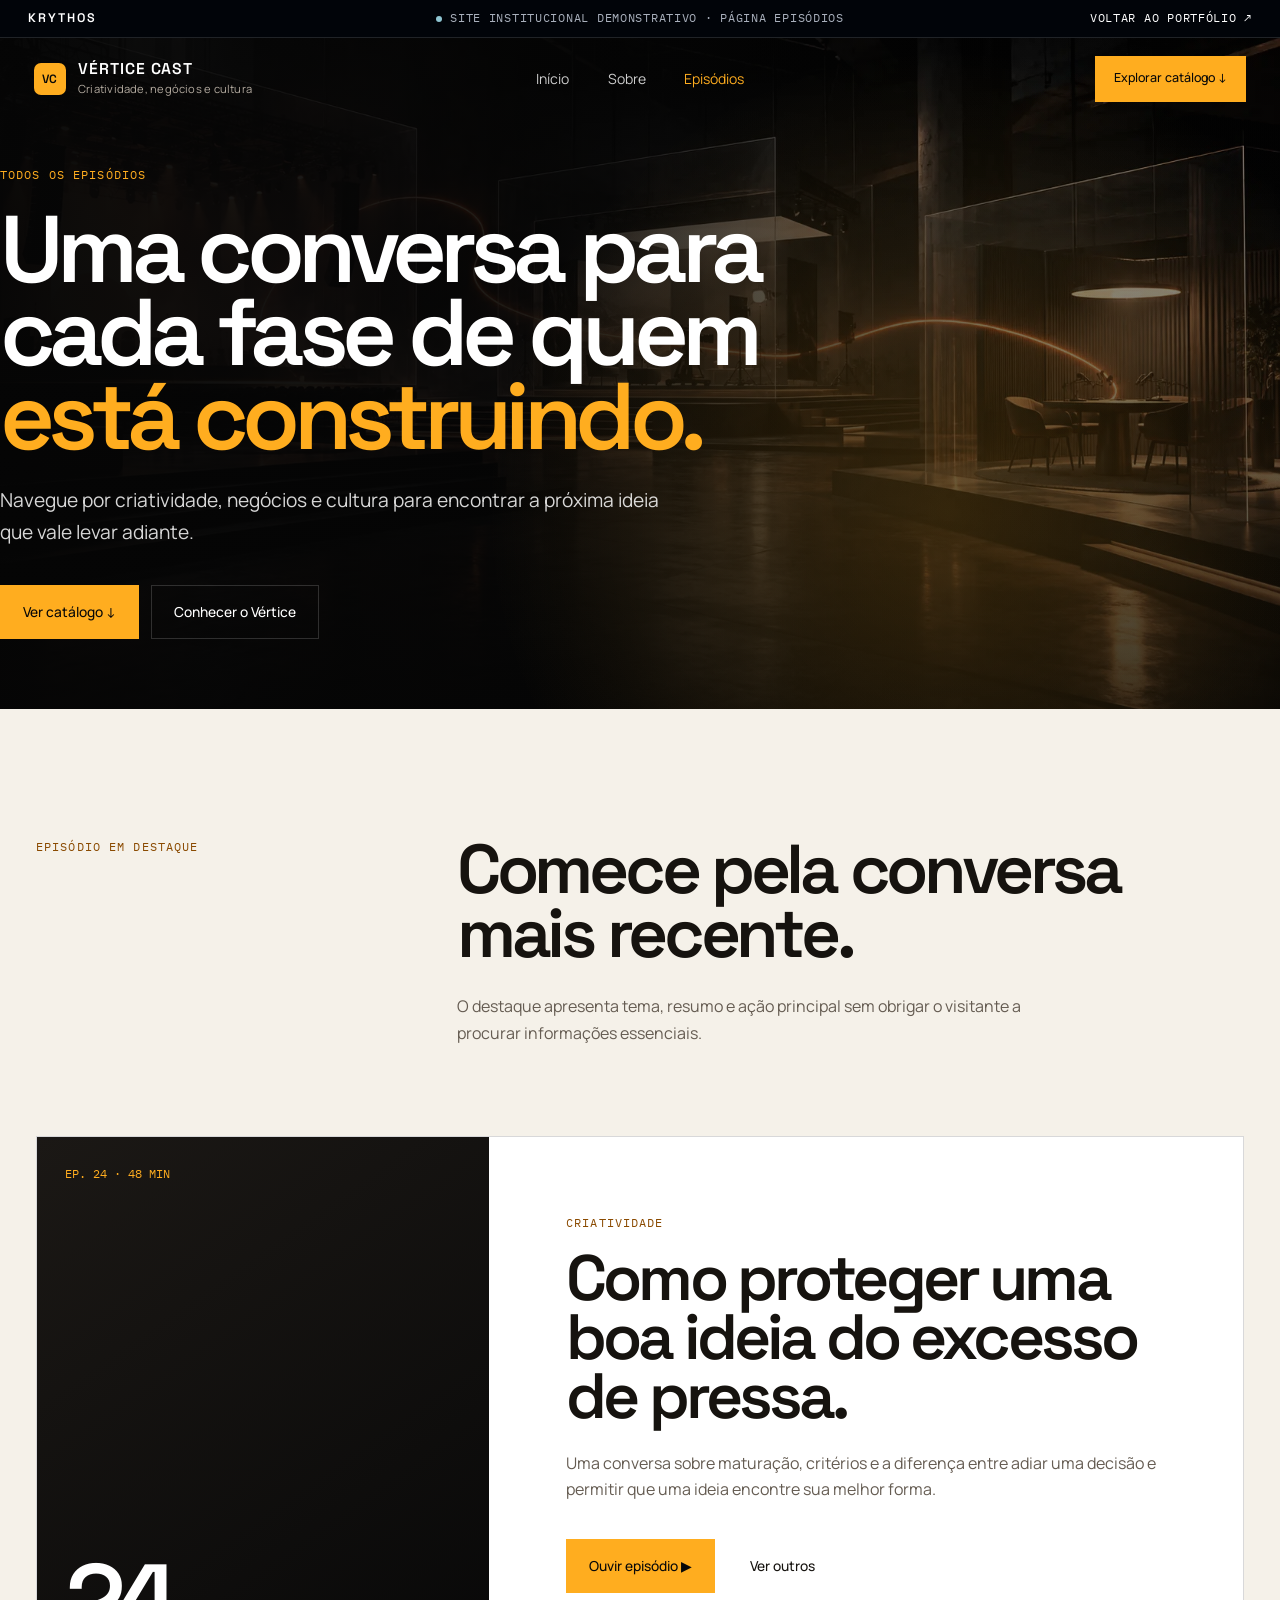
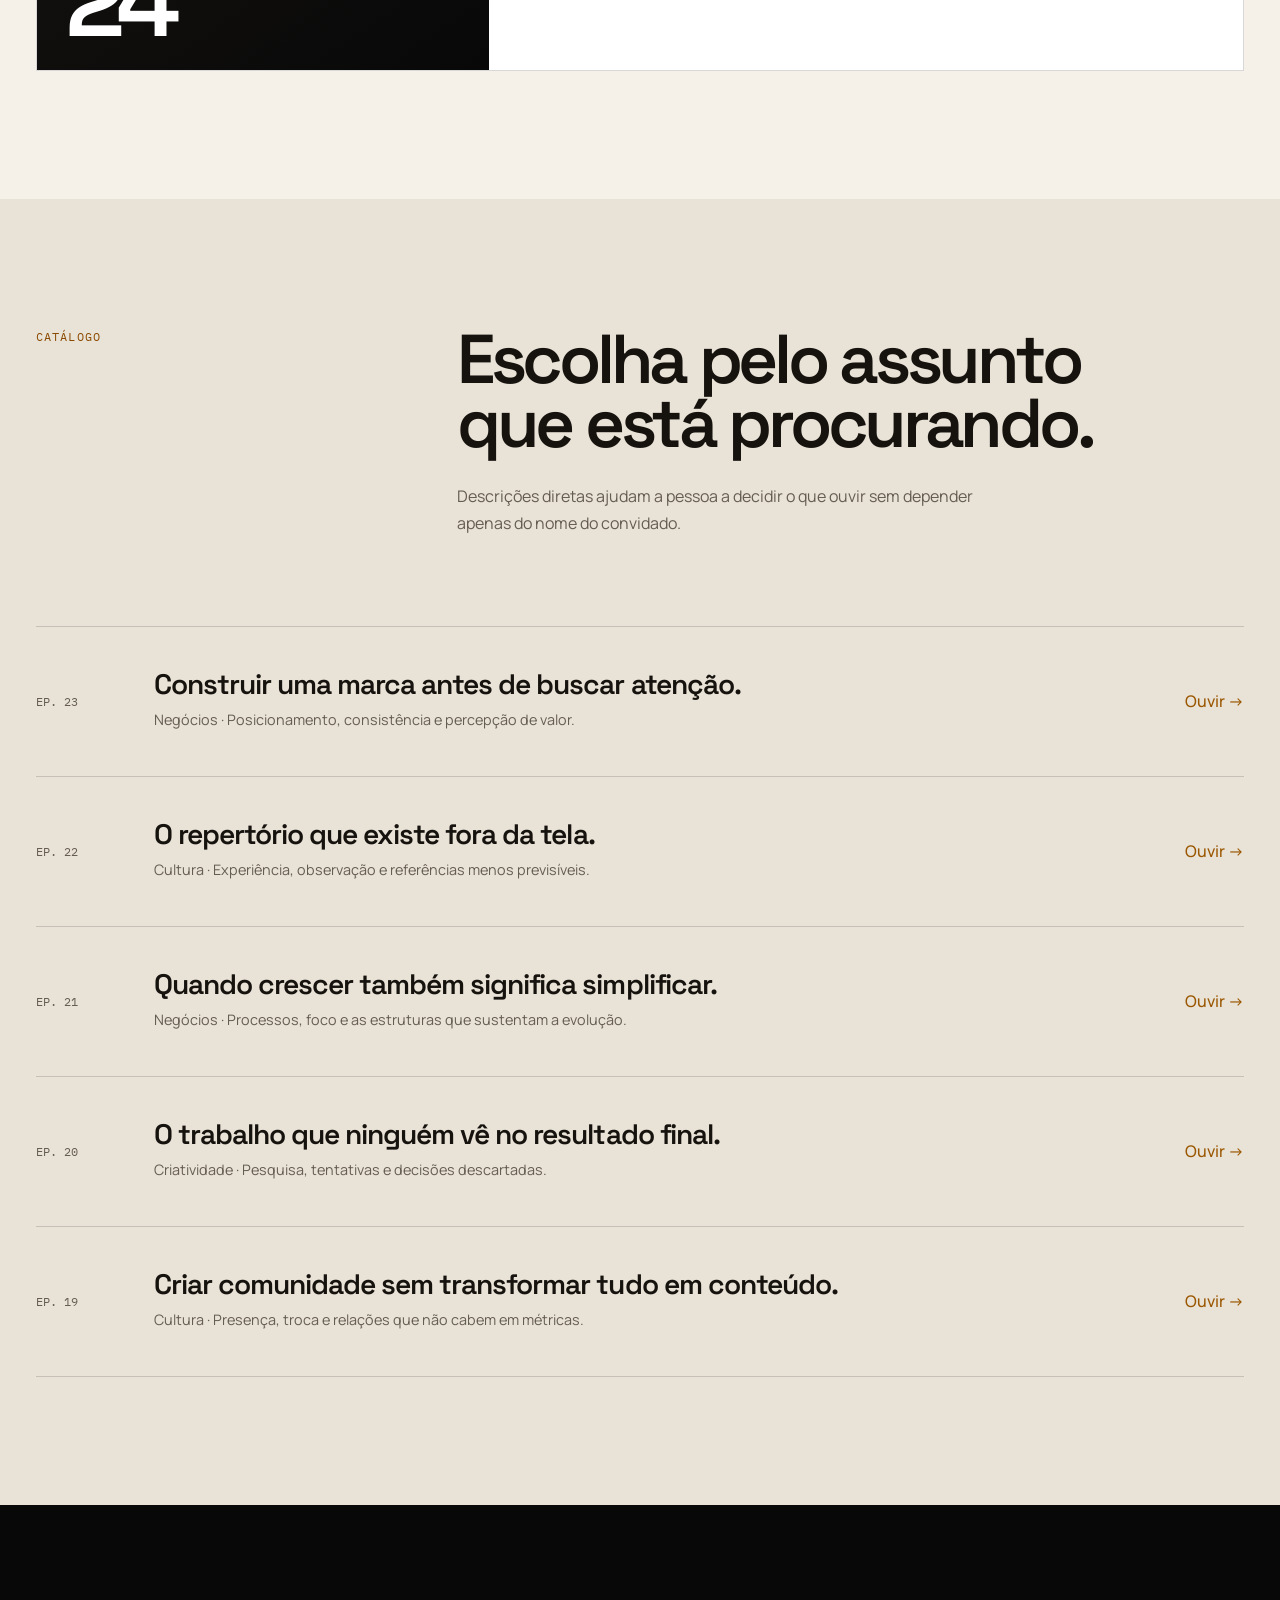
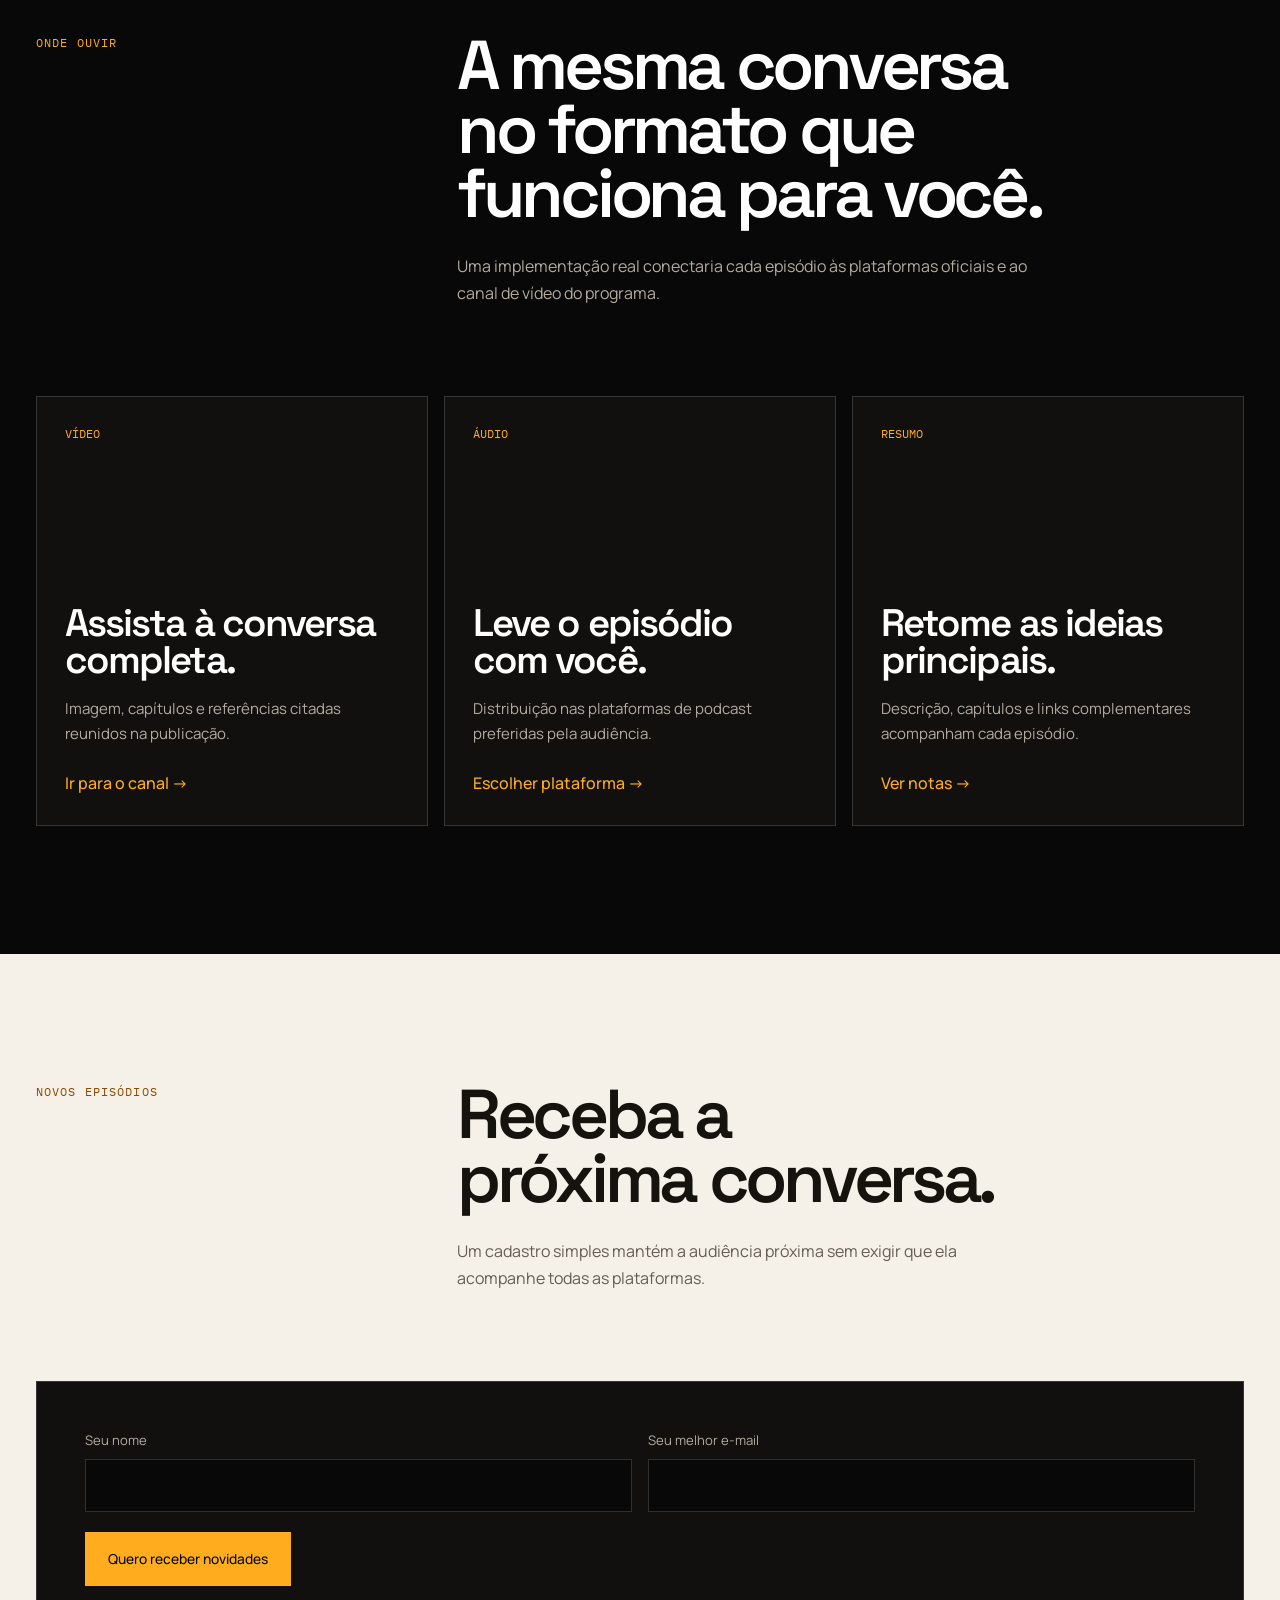
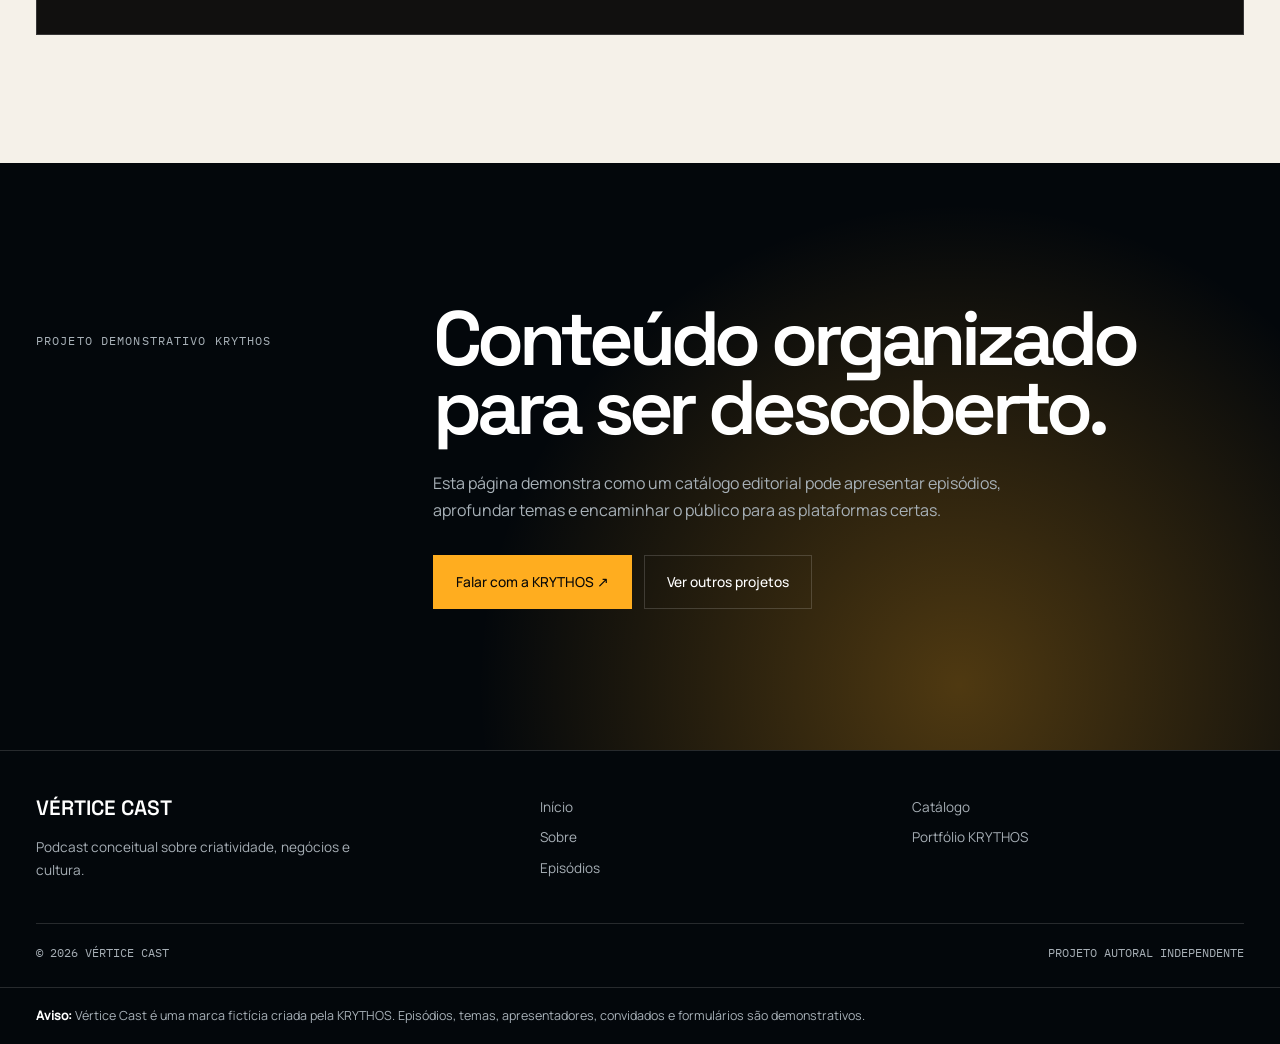
<file: previas/vertice-cast/episodios.html>
<!doctype html>
<html lang="pt-BR">
<head>
  <meta charset="utf-8">
  <meta name="viewport" content="width=device-width,initial-scale=1">
  <meta name="theme-color" content="#080808">
  <meta name="description" content="Catálogo fictício de episódios do projeto demonstrativo Vértice Cast, criado pela KRYTHOS.">
  <title>Episódios — Vértice Cast | Projeto KRYTHOS</title>
  <script>document.documentElement.classList.add('js')</script>
  <link rel="icon" type="image/svg+xml" href="assets/images/krythos-icon.svg">
  <link rel="stylesheet" href="css/reset.css">
  <link rel="stylesheet" href="css/style.css">
  <link rel="stylesheet" href="css/responsivo.css">
  <script src="js/script.js" defer></script>
</head>
<body class="podcast-site">
  <a class="skip-link" href="#conteudo">Ir para o conteúdo</a>
  <div class="progress-line" aria-hidden="true"><span></span></div>
  <aside class="demo-ribbon" aria-label="Informação sobre esta demonstração"><strong>KRYTHOS</strong><span>Site institucional demonstrativo · página Episódios</span><a href="../../index.html#work">Voltar ao portfólio ↗</a></aside>

  <header class="business-header" data-header>
    <a class="business-brand" href="index.html" aria-label="Vértice Cast — início"><span class="brand-mark">VC</span><div>Vértice Cast<small>Criatividade, negócios e cultura</small></div></a>
    <nav class="business-nav" aria-label="Navegação principal"><a href="index.html">Início</a><a href="sobre.html">Sobre</a><a href="episodios.html" aria-current="page">Episódios</a></nav>
    <a class="header-button" href="#catalogo">Explorar catálogo ↓</a>
    <button class="menu-button" type="button" aria-expanded="false" aria-controls="menu-podcast-episodios" data-menu-open><span class="sr-only">Abrir menu</span><span></span><span></span></button>
  </header>

  <div class="mobile-menu" id="menu-podcast-episodios" data-mobile-menu aria-hidden="true"><button type="button" data-menu-close>Fechar ×</button><nav aria-label="Navegação móvel"><a href="index.html">Início</a><a href="sobre.html">Sobre o podcast</a><a href="episodios.html">Episódios</a></nav><a href="../../index.html#work">Projeto demonstrativo criado pela KRYTHOS ↗</a></div>

  <main id="conteudo">
    <section class="business-hero inner-hero" aria-labelledby="titulo-principal">
      <div class="hero-photo"><img src="assets/images/creative-ecosystem.webp" alt="Ambiente de produção audiovisual do podcast conceitual Vértice Cast" width="1672" height="941"></div>
      <div class="shell hero-inner"><div class="hero-copy"><p class="eyebrow">TODOS OS EPISÓDIOS</p><h1 id="titulo-principal">Uma conversa para cada fase de quem <em>está construindo.</em></h1><p>Navegue por criatividade, negócios e cultura para encontrar a próxima ideia que vale levar adiante.</p><div class="hero-actions"><a class="button button-primary" href="#catalogo">Ver catálogo ↓</a><a class="button" href="sobre.html">Conhecer o Vértice</a></div></div></div>
    </section>

    <section class="content-section section-light" aria-labelledby="destaque-title"><div class="shell">
      <div class="section-heading reveal"><p class="eyebrow">EPISÓDIO EM DESTAQUE</p><div><h2 id="destaque-title">Comece pela conversa mais recente.</h2><p>O destaque apresenta tema, resumo e ação principal sem obrigar o visitante a procurar informações essenciais.</p></div></div>
      <article class="featured-episode reveal" id="ep-24"><div class="featured-episode-meta"><span>EP. 24 · 48 MIN</span><strong>24</strong></div><div class="featured-episode-copy"><p class="eyebrow">CRIATIVIDADE</p><h2>Como proteger uma boa ideia do excesso de pressa.</h2><p>Uma conversa sobre maturação, critérios e a diferença entre adiar uma decisão e permitir que uma ideia encontre sua melhor forma.</p><div class="hero-actions"><a class="button button-primary" href="#" data-demo-action data-demo-message="Demonstração: este botão abriria o episódio na plataforma escolhida.">Ouvir episódio ▶</a><a class="button" href="#catalogo">Ver outros</a></div></div></article>
    </div></section>

    <section class="content-section section-soft" id="catalogo" aria-labelledby="catalogo-title"><div class="shell">
      <div class="section-heading reveal"><p class="eyebrow">CATÁLOGO</p><div><h2 id="catalogo-title">Escolha pelo assunto que está procurando.</h2><p>Descrições diretas ajudam a pessoa a decidir o que ouvir sem depender apenas do nome do convidado.</p></div></div>
      <div class="episode-list reveal">
        <article class="episode-row" id="ep-23"><span>EP. 23</span><div><h3>Construir uma marca antes de buscar atenção.</h3><p>Negócios · Posicionamento, consistência e percepção de valor.</p></div><a href="#" data-demo-action data-demo-message="Demonstração: este link abriria o episódio 23.">Ouvir →</a></article>
        <article class="episode-row" id="ep-22"><span>EP. 22</span><div><h3>O repertório que existe fora da tela.</h3><p>Cultura · Experiência, observação e referências menos previsíveis.</p></div><a href="#" data-demo-action data-demo-message="Demonstração: este link abriria o episódio 22.">Ouvir →</a></article>
        <article class="episode-row"><span>EP. 21</span><div><h3>Quando crescer também significa simplificar.</h3><p>Negócios · Processos, foco e as estruturas que sustentam a evolução.</p></div><a href="#" data-demo-action data-demo-message="Demonstração: este link abriria o episódio 21.">Ouvir →</a></article>
        <article class="episode-row"><span>EP. 20</span><div><h3>O trabalho que ninguém vê no resultado final.</h3><p>Criatividade · Pesquisa, tentativas e decisões descartadas.</p></div><a href="#" data-demo-action data-demo-message="Demonstração: este link abriria o episódio 20.">Ouvir →</a></article>
        <article class="episode-row"><span>EP. 19</span><div><h3>Criar comunidade sem transformar tudo em conteúdo.</h3><p>Cultura · Presença, troca e relações que não cabem em métricas.</p></div><a href="#" data-demo-action data-demo-message="Demonstração: este link abriria o episódio 19.">Ouvir →</a></article>
      </div>
    </div></section>

    <section class="content-section section-dark" aria-labelledby="formatos-title"><div class="shell">
      <div class="section-heading reveal"><p class="eyebrow">ONDE OUVIR</p><div><h2 id="formatos-title">A mesma conversa no formato que funciona para você.</h2><p>Uma implementação real conectaria cada episódio às plataformas oficiais e ao canal de vídeo do programa.</p></div></div>
      <div class="cards-3"><article class="info-card reveal"><span class="card-number">VÍDEO</span><h3>Assista à conversa completa.</h3><p>Imagem, capítulos e referências citadas reunidos na publicação.</p><a class="card-link" href="#" data-demo-action>Ir para o canal →</a></article><article class="info-card reveal"><span class="card-number">ÁUDIO</span><h3>Leve o episódio com você.</h3><p>Distribuição nas plataformas de podcast preferidas pela audiência.</p><a class="card-link" href="#" data-demo-action>Escolher plataforma →</a></article><article class="info-card reveal"><span class="card-number">RESUMO</span><h3>Retome as ideias principais.</h3><p>Descrição, capítulos e links complementares acompanham cada episódio.</p><a class="card-link" href="#" data-demo-action>Ver notas →</a></article></div>
    </div></section>

    <section class="content-section section-light" aria-labelledby="newsletter-title"><div class="shell">
      <div class="section-heading reveal"><p class="eyebrow">NOVOS EPISÓDIOS</p><div><h2 id="newsletter-title">Receba a próxima conversa.</h2><p>Um cadastro simples mantém a audiência próxima sem exigir que ela acompanhe todas as plataformas.</p></div></div>
      <form class="form-card reveal" data-demo-form data-success="Inscrição demonstrativa concluída. Em um projeto real, o contato seria adicionado à lista do podcast."><div class="field-grid"><div class="field"><label for="episodios-nome">Seu nome</label><input id="episodios-nome" name="name" autocomplete="name" required></div><div class="field"><label for="episodios-email">Seu melhor e-mail</label><input id="episodios-email" name="email" type="email" autocomplete="email" required></div></div><button class="button button-primary" type="submit" style="margin-top:20px">Quero receber novidades</button></form>
    </div></section>
  </main>

  <section class="contact-band"><div class="shell contact-inner"><p class="eyebrow">PROJETO DEMONSTRATIVO KRYTHOS</p><div><h2>Conteúdo organizado para ser descoberto.</h2><p>Esta página demonstra como um catálogo editorial pode apresentar episódios, aprofundar temas e encaminhar o público para as plataformas certas.</p><div class="hero-actions"><a class="button button-primary" href="https://wa.me/5513996646955?text=Ol%C3%A1!%20Vi%20o%20site%20demonstrativo%20V%C3%A9rtice%20Cast%20e%20quero%20conversar%20sobre%20um%20projeto." target="_blank" rel="noopener">Falar com a KRYTHOS ↗</a><a class="button" href="../../index.html#work">Ver outros projetos</a></div></div></div></section>
  <footer class="site-footer"><div class="shell footer-main"><div><strong>VÉRTICE CAST</strong><p>Podcast conceitual sobre criatividade, negócios e cultura.</p></div><nav><a href="index.html">Início</a><a href="sobre.html">Sobre</a><a href="episodios.html">Episódios</a></nav><nav><a href="#catalogo">Catálogo</a><a href="../../index.html#work">Portfólio KRYTHOS</a></nav></div><div class="shell footer-bottom"><span>© <span data-year>2026</span> Vértice Cast</span><span>Projeto autoral independente</span></div></footer>
  <div class="demo-disclaimer"><div class="shell"><strong>Aviso:</strong> Vértice Cast é uma marca fictícia criada pela KRYTHOS. Episódios, temas, apresentadores, convidados e formulários são demonstrativos.</div></div>
  <div class="toast" role="status" aria-live="polite" data-toast></div>
</body>
</html>
</file>
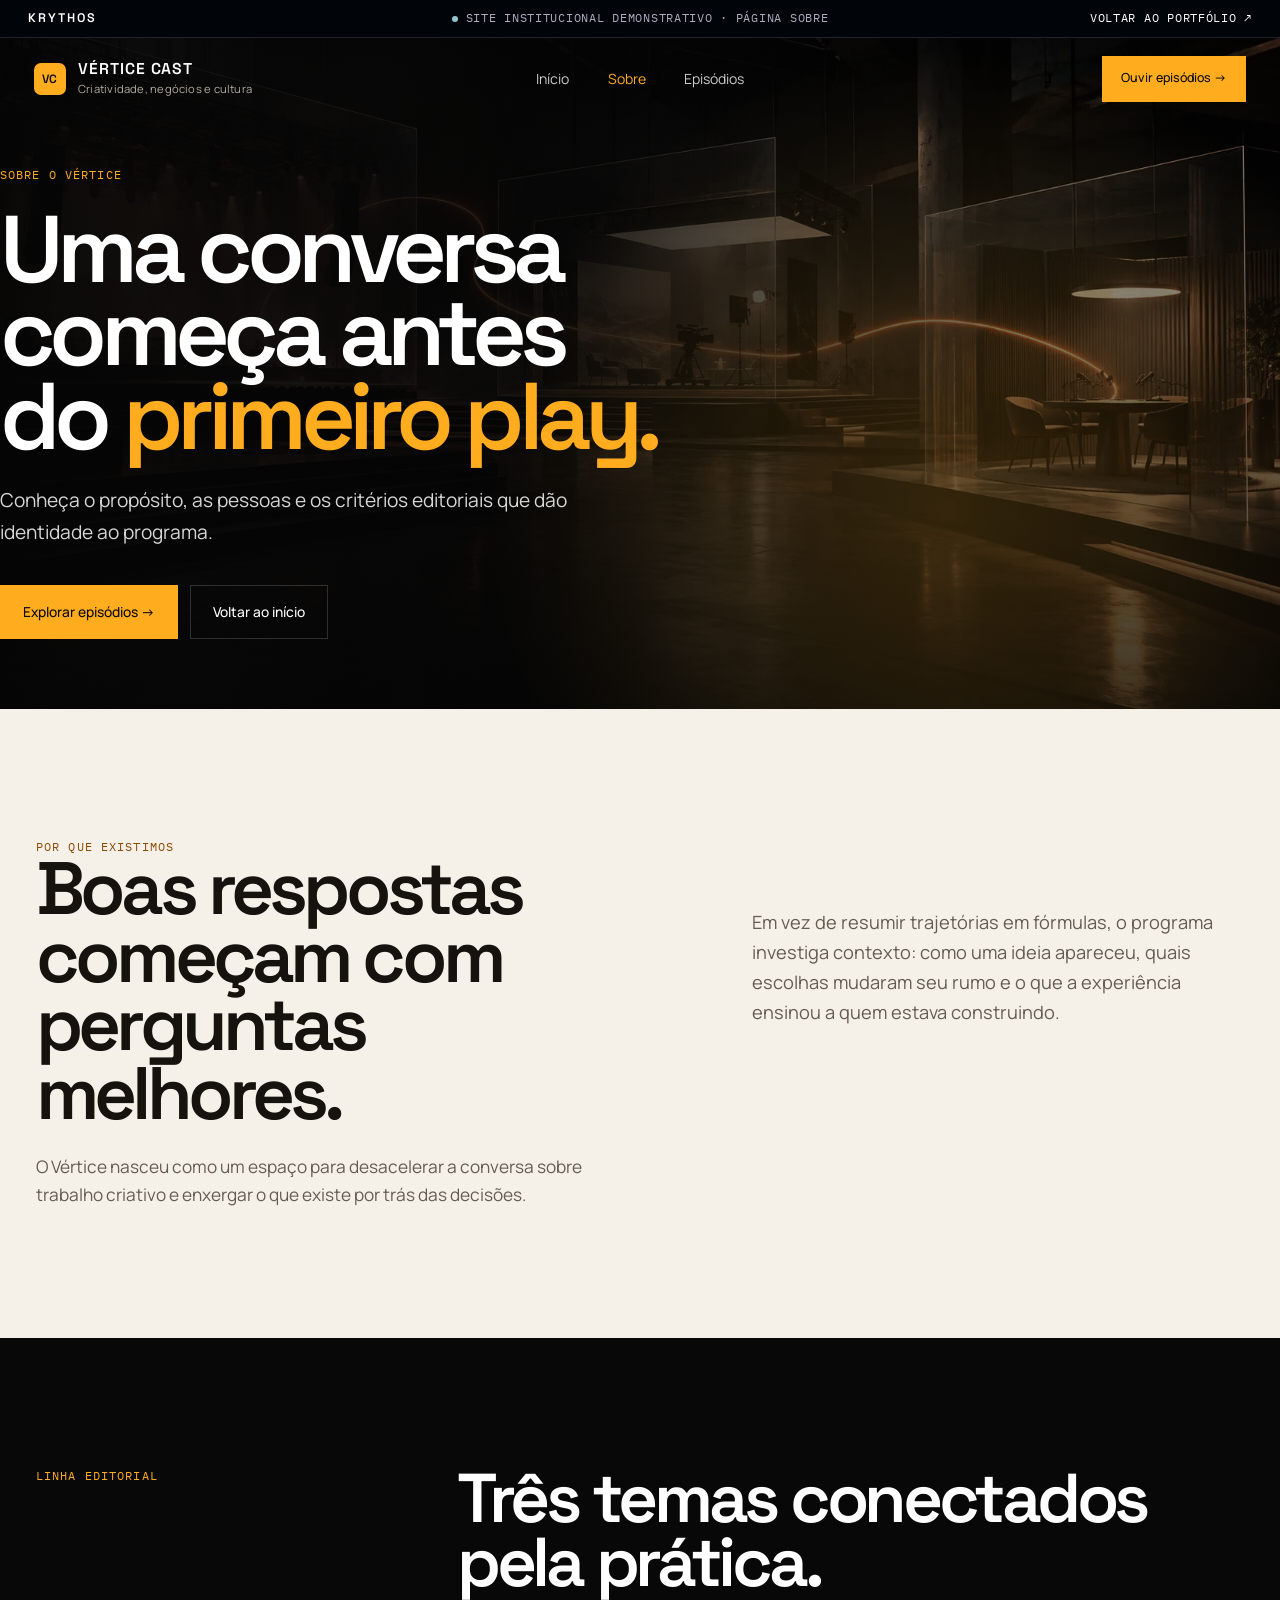
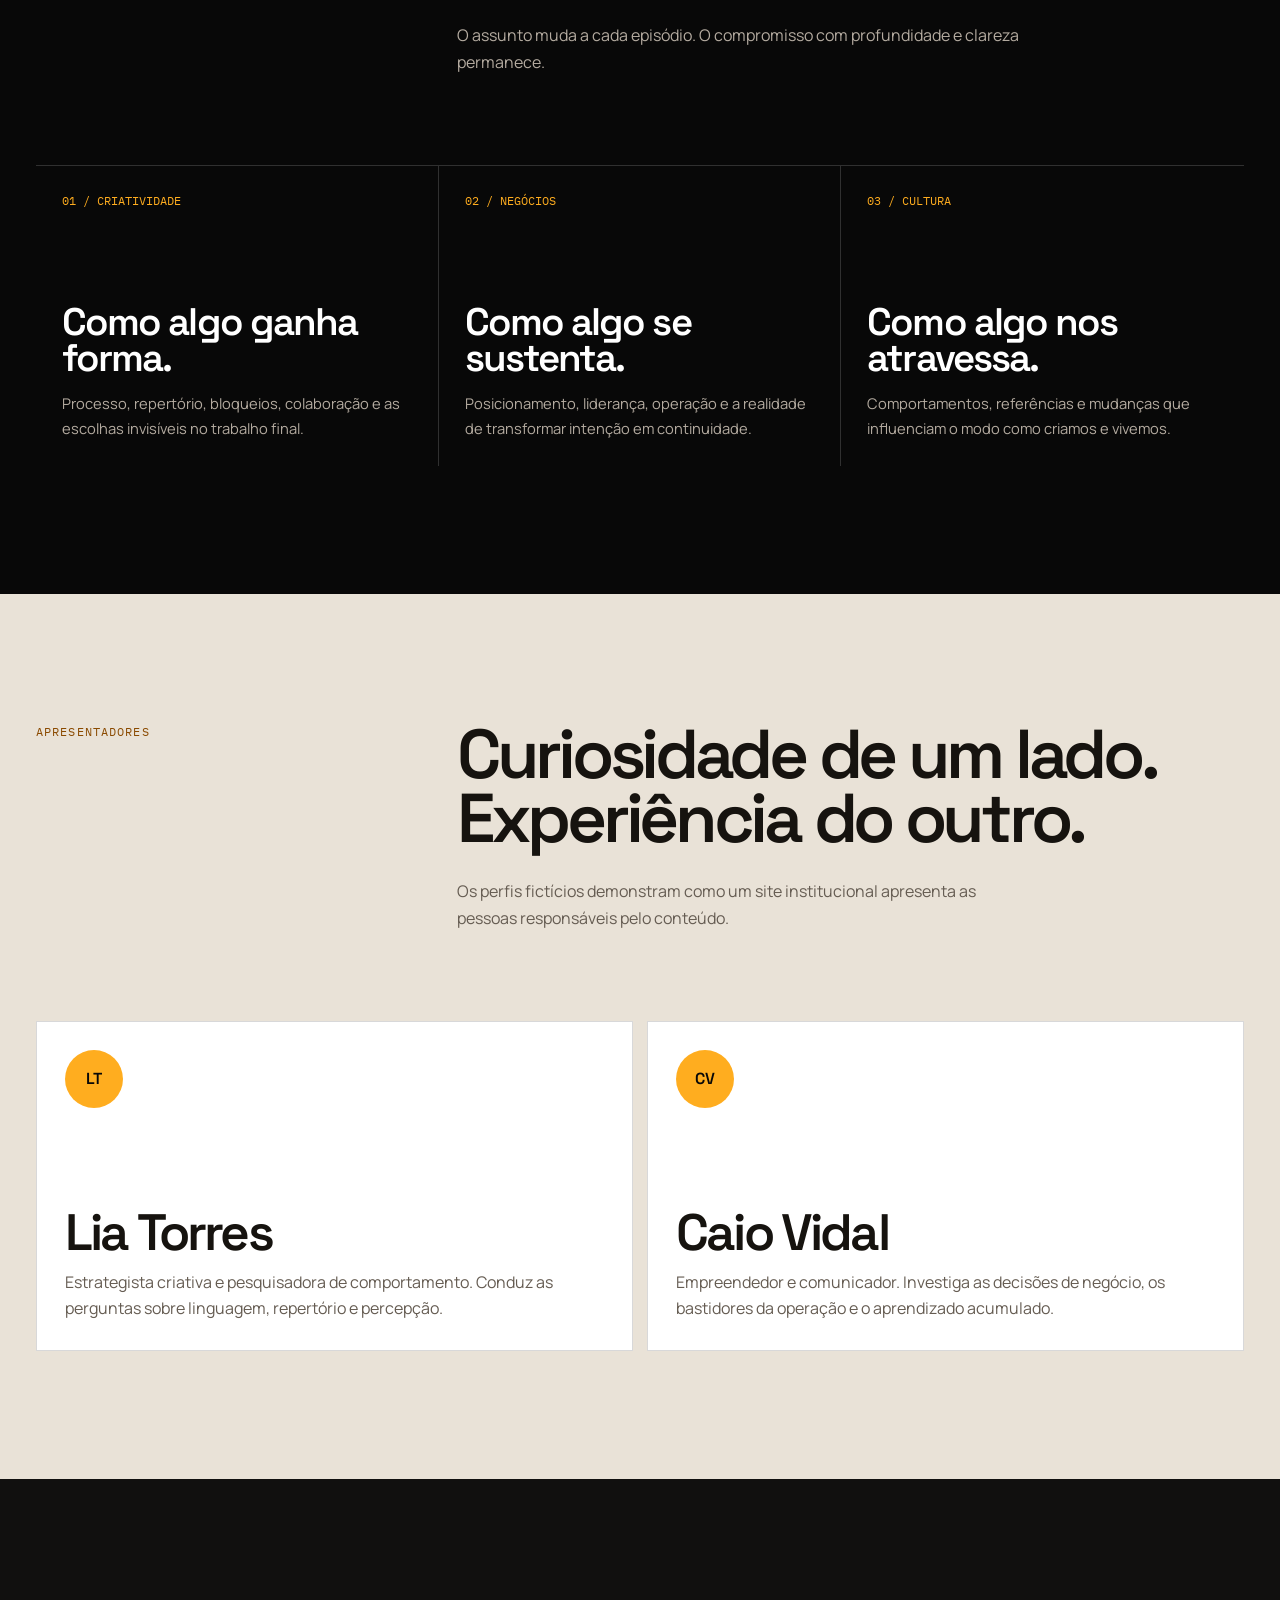
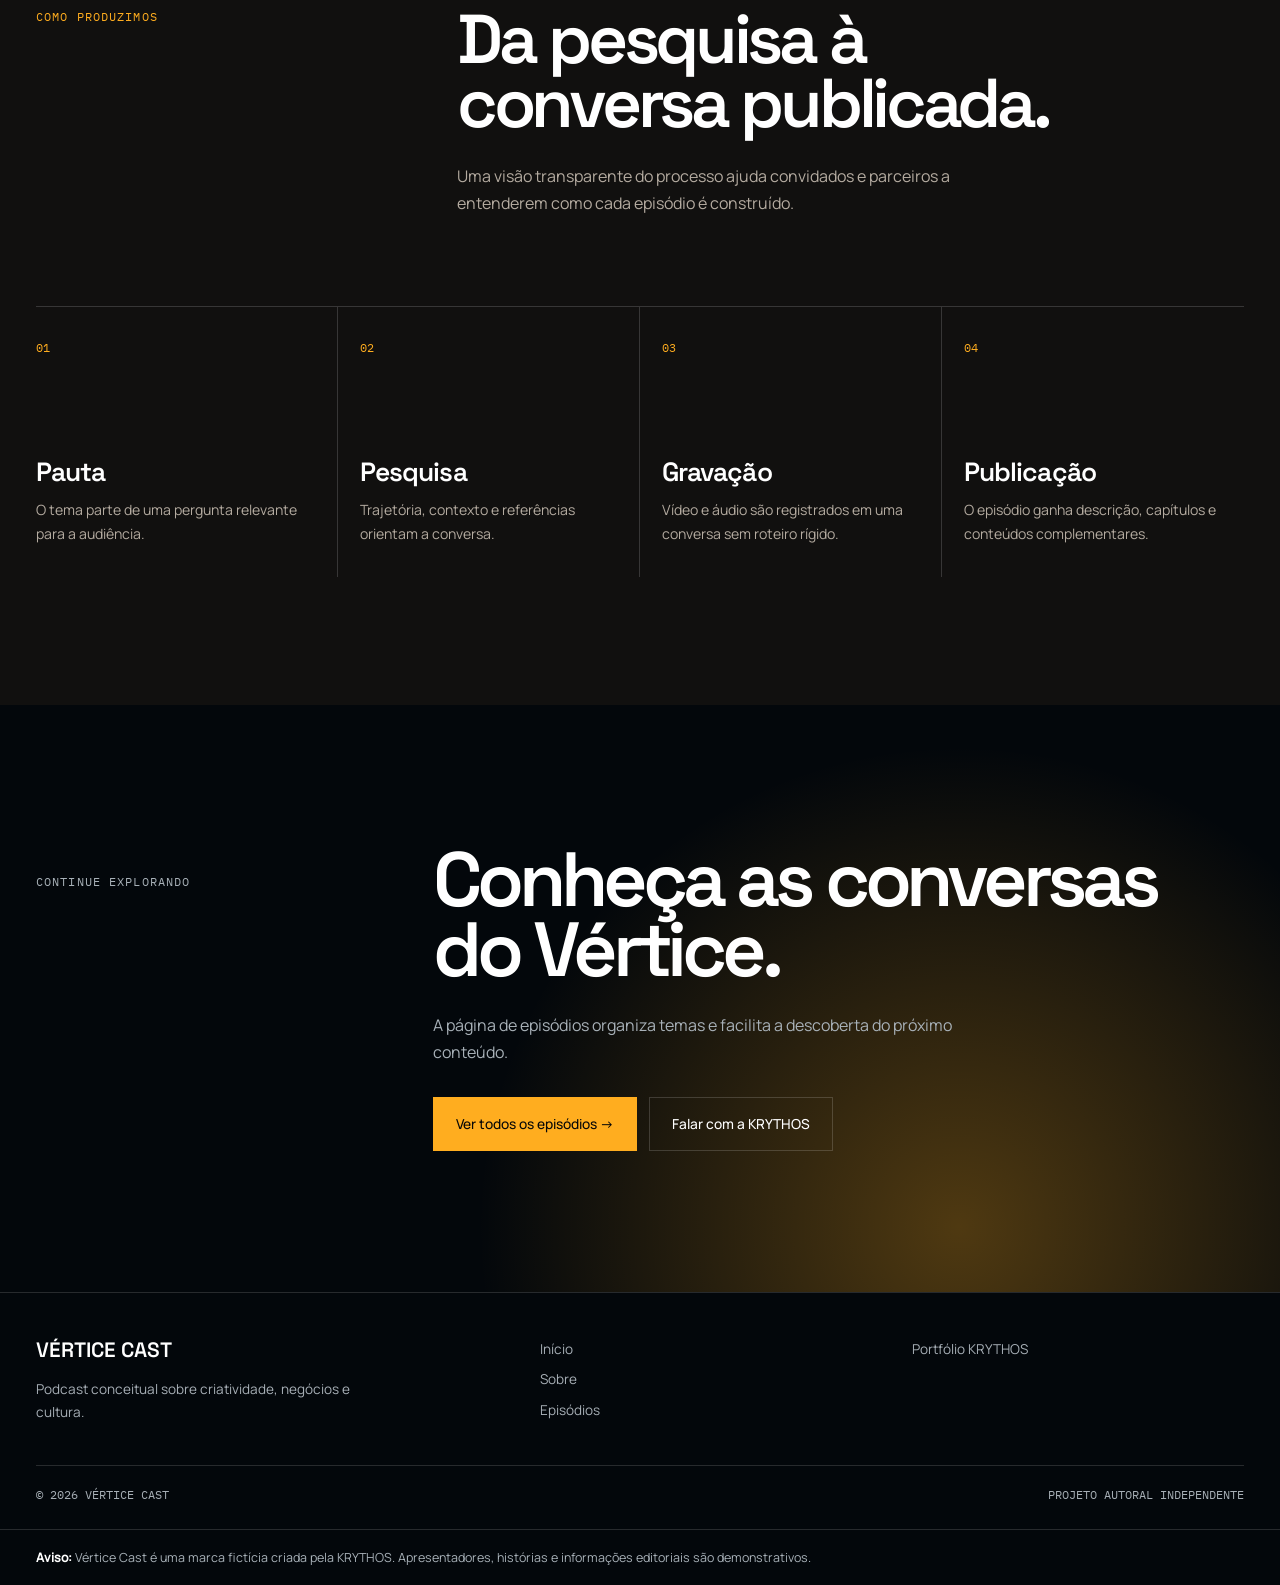
<file: previas/vertice-cast/sobre.html>
<!doctype html>
<html lang="pt-BR">
<head>
  <meta charset="utf-8">
  <meta name="viewport" content="width=device-width,initial-scale=1">
  <meta name="theme-color" content="#080808">
  <meta name="description" content="Conheça a proposta, os temas e os apresentadores fictícios do projeto demonstrativo Vértice Cast.">
  <title>Sobre o Vértice Cast | Projeto KRYTHOS</title>
  <script>document.documentElement.classList.add('js')</script>
  <link rel="icon" type="image/svg+xml" href="assets/images/krythos-icon.svg">
  <link rel="stylesheet" href="css/reset.css">
  <link rel="stylesheet" href="css/style.css">
  <link rel="stylesheet" href="css/responsivo.css">
  <script src="js/script.js" defer></script>
</head>
<body class="podcast-site">
  <a class="skip-link" href="#conteudo">Ir para o conteúdo</a>
  <div class="progress-line" aria-hidden="true"><span></span></div>
  <aside class="demo-ribbon" aria-label="Informação sobre esta demonstração"><strong>KRYTHOS</strong><span>Site institucional demonstrativo · página Sobre</span><a href="../../index.html#work">Voltar ao portfólio ↗</a></aside>

  <header class="business-header" data-header>
    <a class="business-brand" href="index.html" aria-label="Vértice Cast — início"><span class="brand-mark">VC</span><div>Vértice Cast<small>Criatividade, negócios e cultura</small></div></a>
    <nav class="business-nav" aria-label="Navegação principal"><a href="index.html">Início</a><a href="sobre.html" aria-current="page">Sobre</a><a href="episodios.html">Episódios</a></nav>
    <a class="header-button" href="episodios.html">Ouvir episódios →</a>
    <button class="menu-button" type="button" aria-expanded="false" aria-controls="menu-podcast-sobre" data-menu-open><span class="sr-only">Abrir menu</span><span></span><span></span></button>
  </header>

  <div class="mobile-menu" id="menu-podcast-sobre" data-mobile-menu aria-hidden="true"><button type="button" data-menu-close>Fechar ×</button><nav aria-label="Navegação móvel"><a href="index.html">Início</a><a href="sobre.html">Sobre o podcast</a><a href="episodios.html">Episódios</a></nav><a href="../../index.html#work">Projeto demonstrativo criado pela KRYTHOS ↗</a></div>

  <main id="conteudo">
    <section class="business-hero inner-hero" aria-labelledby="titulo-principal">
      <div class="hero-photo"><img src="assets/images/creative-ecosystem.webp" alt="Estúdio de gravação do projeto conceitual Vértice Cast" width="1672" height="941"></div>
      <div class="shell hero-inner"><div class="hero-copy"><p class="eyebrow">SOBRE O VÉRTICE</p><h1 id="titulo-principal">Uma conversa começa antes do <em>primeiro play.</em></h1><p>Conheça o propósito, as pessoas e os critérios editoriais que dão identidade ao programa.</p><div class="hero-actions"><a class="button button-primary" href="episodios.html">Explorar episódios →</a><a class="button" href="index.html">Voltar ao início</a></div></div></div>
    </section>

    <section class="content-section section-light" aria-labelledby="origem-title"><div class="shell">
      <div class="lead-grid reveal"><div><p class="eyebrow">POR QUE EXISTIMOS</p><h2 id="origem-title">Boas respostas começam com perguntas melhores.</h2><p>O Vértice nasceu como um espaço para desacelerar a conversa sobre trabalho criativo e enxergar o que existe por trás das decisões.</p></div><p>Em vez de resumir trajetórias em fórmulas, o programa investiga contexto: como uma ideia apareceu, quais escolhas mudaram seu rumo e o que a experiência ensinou a quem estava construindo.</p></div>
    </div></section>

    <section class="content-section section-dark" aria-labelledby="editorial-title"><div class="shell">
      <div class="section-heading reveal"><p class="eyebrow">LINHA EDITORIAL</p><div><h2 id="editorial-title">Três temas conectados pela prática.</h2><p>O assunto muda a cada episódio. O compromisso com profundidade e clareza permanece.</p></div></div>
      <div class="editorial-grid reveal"><article class="editorial-item"><span>01 / CRIATIVIDADE</span><h3>Como algo ganha forma.</h3><p>Processo, repertório, bloqueios, colaboração e as escolhas invisíveis no trabalho final.</p></article><article class="editorial-item"><span>02 / NEGÓCIOS</span><h3>Como algo se sustenta.</h3><p>Posicionamento, liderança, operação e a realidade de transformar intenção em continuidade.</p></article><article class="editorial-item"><span>03 / CULTURA</span><h3>Como algo nos atravessa.</h3><p>Comportamentos, referências e mudanças que influenciam o modo como criamos e vivemos.</p></article></div>
    </div></section>

    <section class="content-section section-soft" aria-labelledby="hosts-title"><div class="shell">
      <div class="section-heading reveal"><p class="eyebrow">APRESENTADORES</p><div><h2 id="hosts-title">Curiosidade de um lado. Experiência do outro.</h2><p>Os perfis fictícios demonstram como um site institucional apresenta as pessoas responsáveis pelo conteúdo.</p></div></div>
      <div class="host-grid"><article class="host-card reveal"><span class="host-initials">LT</span><h3>Lia Torres</h3><p>Estrategista criativa e pesquisadora de comportamento. Conduz as perguntas sobre linguagem, repertório e percepção.</p></article><article class="host-card reveal"><span class="host-initials">CV</span><h3>Caio Vidal</h3><p>Empreendedor e comunicador. Investiga as decisões de negócio, os bastidores da operação e o aprendizado acumulado.</p></article></div>
    </div></section>

    <section class="content-section section-surface" aria-labelledby="processo-title"><div class="shell">
      <div class="section-heading reveal"><p class="eyebrow">COMO PRODUZIMOS</p><div><h2 id="processo-title">Da pesquisa à conversa publicada.</h2><p>Uma visão transparente do processo ajuda convidados e parceiros a entenderem como cada episódio é construído.</p></div></div>
      <div class="process-grid reveal"><article class="process-step"><span>01</span><h3>Pauta</h3><p>O tema parte de uma pergunta relevante para a audiência.</p></article><article class="process-step"><span>02</span><h3>Pesquisa</h3><p>Trajetória, contexto e referências orientam a conversa.</p></article><article class="process-step"><span>03</span><h3>Gravação</h3><p>Vídeo e áudio são registrados em uma conversa sem roteiro rígido.</p></article><article class="process-step"><span>04</span><h3>Publicação</h3><p>O episódio ganha descrição, capítulos e conteúdos complementares.</p></article></div>
    </div></section>
  </main>

  <section class="contact-band"><div class="shell contact-inner"><p class="eyebrow">CONTINUE EXPLORANDO</p><div><h2>Conheça as conversas do Vértice.</h2><p>A página de episódios organiza temas e facilita a descoberta do próximo conteúdo.</p><div class="hero-actions"><a class="button button-primary" href="episodios.html">Ver todos os episódios →</a><a class="button" href="https://wa.me/5513996646955?text=Ol%C3%A1!%20Vi%20o%20site%20demonstrativo%20V%C3%A9rtice%20Cast%20e%20quero%20conversar%20sobre%20um%20projeto." target="_blank" rel="noopener">Falar com a KRYTHOS</a></div></div></div></section>
  <footer class="site-footer"><div class="shell footer-main"><div><strong>VÉRTICE CAST</strong><p>Podcast conceitual sobre criatividade, negócios e cultura.</p></div><nav><a href="index.html">Início</a><a href="sobre.html">Sobre</a><a href="episodios.html">Episódios</a></nav><nav><a href="../../index.html#work">Portfólio KRYTHOS</a></nav></div><div class="shell footer-bottom"><span>© <span data-year>2026</span> Vértice Cast</span><span>Projeto autoral independente</span></div></footer>
  <div class="demo-disclaimer"><div class="shell"><strong>Aviso:</strong> Vértice Cast é uma marca fictícia criada pela KRYTHOS. Apresentadores, histórias e informações editoriais são demonstrativos.</div></div>
  <div class="toast" role="status" aria-live="polite" data-toast></div>
</body>
</html>
</file>
<file: css/style.css>
/* Estilos principais — KRYTHOS */
@font-face {
  font-family: "Space Grotesk";
  src: url("../assets/fonts/space-grotesk-500.ttf") format("truetype");
  font-weight: 500;
  font-style: normal;
  font-display: swap;
}

@font-face {
  font-family: "Space Grotesk";
  src: url("../assets/fonts/space-grotesk-600.ttf") format("truetype");
  font-weight: 600;
  font-style: normal;
  font-display: swap;
}

@font-face {
  font-family: "Manrope";
  src: url("../assets/fonts/manrope-400.ttf") format("truetype");
  font-weight: 400;
  font-style: normal;
  font-display: swap;
}

@font-face {
  font-family: "Manrope";
  src: url("../assets/fonts/manrope-500.ttf") format("truetype");
  font-weight: 500;
  font-style: normal;
  font-display: swap;
}

@font-face {
  font-family: "IBM Plex Mono";
  src: url("../assets/fonts/ibm-plex-mono-400.ttf") format("truetype");
  font-weight: 400;
  font-style: normal;
  font-display: swap;
}

:root {
  --abyss: #02070b;
  --bathyal: #061622;
  --current: #0b2e43;
  --pressure: #0e4b69;
  --reflection: #8fc5d2;
  --mist: #d7e3e5;
  --mineral: #f3f6f5;
  --graphite: #91a2a7;
  --ink-muted: #40545b;
  --ink: #071017;
  --surface-soft: #e6edee;
  --line-dark: rgba(143, 197, 210, .21);
  --line-light: rgba(7, 16, 23, .17);
  --display: "Space Grotesk", "Helvetica Neue", Arial, sans-serif;
  --body: "Manrope", Arial, sans-serif;
  --data: "IBM Plex Mono", ui-monospace, SFMono-Regular, monospace;
  --shell: min(100% - 72px, 1440px);
  --ease-authority: cubic-bezier(.76, 0, .24, 1);
  --ease-current: cubic-bezier(.16, 1, .3, 1);
}

*, *::before, *::after { box-sizing: border-box; }
html { scroll-behavior: smooth; background: var(--abyss); }
body {
  margin: 0;
  overflow-x: hidden;
  color: var(--mineral);
  background: var(--abyss);
  font-family: var(--body);
  font-size: 1rem;
  line-height: 1.6;
  -webkit-font-smoothing: antialiased;
  text-rendering: optimizeLegibility;
}
body.menu-open { overflow: hidden; }
a { color: inherit; text-decoration: none; }
button, a { -webkit-tap-highlight-color: transparent; }
button { font: inherit; }
img, svg { display: block; max-width: 100%; }
::selection { color: var(--abyss); background: var(--reflection); }
:focus-visible { outline: 2px solid var(--reflection); outline-offset: 4px; }
.shell { width: var(--shell); margin-inline: auto; }
.sr-only { position: absolute; width: 1px; height: 1px; padding: 0; margin: -1px; overflow: hidden; clip: rect(0, 0, 0, 0); white-space: nowrap; border: 0; }
.skip-link { position: fixed; top: 12px; left: 12px; z-index: 1200; padding: 11px 15px; color: var(--abyss); background: var(--reflection); transform: translateY(-170%); transition: transform .2s; }
.skip-link:focus { transform: translateY(0); }

/* Opening signature */
.brand-intro { display: none; }
.intro-pending,
.intro-pending body { overflow: hidden; }
.intro-pending .brand-intro {
  position: fixed;
  inset: 0;
  z-index: 1000;
  display: grid;
  place-items: center;
  overflow: hidden;
  color: var(--mineral);
  background: linear-gradient(180deg, var(--bathyal), var(--abyss) 68%);
  clip-path: inset(0 0 0 0);
  isolation: isolate;
  will-change: clip-path, opacity;
}
.intro-pending .skip-link,
.intro-pending .scroll-progress,
.intro-pending .site-header,
.intro-pending .mobile-menu,
.intro-pending main,
.intro-pending .site-footer { visibility: hidden; }
.brand-intro[hidden] { display: none; }
.intro-pressure {
  position: absolute;
  z-index: -1;
  left: 50%;
  bottom: -38vw;
  width: min(96vw, 1380px);
  aspect-ratio: 1;
  border-radius: 50%;
  transform: translateX(-50%);
  background: radial-gradient(circle, rgba(14, 75, 105, .68) 0%, rgba(11, 46, 67, .26) 32%, transparent 68%);
}
.intro-meta {
  position: absolute;
  left: 34px;
  right: 34px;
  display: flex;
  align-items: center;
  justify-content: space-between;
  gap: 24px;
  color: var(--graphite);
  font: 400 .75rem/1.4 var(--data);
  letter-spacing: .12em;
  text-transform: uppercase;
}
.intro-meta-top { top: 30px; }
.intro-meta-bottom { bottom: 30px; }
.intro-meta-top span:first-child::before {
  content: "";
  display: inline-block;
  width: 28px;
  height: 1px;
  margin: 0 11px 4px 0;
  background: var(--reflection);
}
.intro-word { width: min(89vw, 1230px); height: auto; overflow: visible; shape-rendering: geometricPrecision; }
.intro-surface-line { opacity: .35; transform-box: fill-box; transform-origin: center; }
.intro-shape { transform-box: fill-box; transform-origin: center; }
.intro-reflection { opacity: 0; }
.intro-fallback-word { display: none; font: 500 clamp(3.5rem, 14vw, 12rem)/.82 var(--display); letter-spacing: -.075em; }
.brand-intro.no-gsap .intro-word { display: none; }
.brand-intro.no-gsap .intro-fallback-word { display: block; }

.scroll-progress { position: fixed; top: 0; left: 0; z-index: 550; width: 100%; height: 2px; pointer-events: none; }
.scroll-progress span { display: block; width: 100%; height: 100%; background: var(--reflection); transform: scaleX(0); transform-origin: left; }

/* Header */
.site-header {
  position: fixed;
  inset: 0 0 auto;
  z-index: 200;
  height: 86px;
  padding-inline: 38px;
  display: grid;
  grid-template-columns: 1fr auto 1fr;
  align-items: center;
  border-bottom: 1px solid transparent;
  transition: height .35s var(--ease-authority), background .35s, border-color .35s;
}
.site-header.scrolled {
  height: 70px;
  border-color: var(--line-dark);
  background: rgba(2, 7, 11, .84);
  backdrop-filter: blur(18px);
}
.brand { justify-self: start; display: inline-flex; align-items: center; gap: 12px; color: var(--mineral); font: 600 .91rem/1 var(--display); letter-spacing: .18em; }
.brand img { width: 29px; height: 29px; }
.desktop-nav { display: flex; align-items: center; gap: clamp(24px, 3.1vw, 50px); }
.desktop-nav a { position: relative; min-height: 44px; display: inline-flex; align-items: center; color: var(--mist); font-size: .875rem; }
.desktop-nav a::after { content: ""; position: absolute; left: 0; bottom: 7px; width: 100%; height: 1px; background: var(--reflection); transform: scaleX(0); transform-origin: right; transition: transform .32s var(--ease-authority); }
.desktop-nav a:hover::after { transform: scaleX(1); transform-origin: left; }
.header-cta { justify-self: end; display: inline-flex; align-items: center; gap: 11px; min-height: 44px; font: 400 .8125rem/1.35 var(--data); letter-spacing: .05em; text-transform: uppercase; }
.header-cta span { color: var(--reflection); font-size: 1rem; transition: transform .25s; }
.header-cta:hover span { transform: translate(3px, -3px); }
.menu-toggle { display: none; justify-self: end; width: 46px; height: 46px; padding: 10px; border: 0; color: var(--mineral); background: transparent; cursor: pointer; }
.menu-toggle span:not(.sr-only) { display: block; width: 25px; height: 1px; margin: 7px auto; background: currentColor; }

.mobile-menu {
  position: fixed;
  inset: 0;
  z-index: 500;
  display: flex;
  flex-direction: column;
  padding: 28px 24px;
  color: var(--ink);
  background: var(--mineral);
  opacity: 0;
  visibility: hidden;
  clip-path: inset(0 0 100% 0);
  transition: clip-path .7s var(--ease-authority), opacity .3s, visibility .7s;
}
.mobile-menu.open { opacity: 1; visibility: visible; clip-path: inset(0); }
.mobile-menu-top { display: flex; align-items: center; justify-content: space-between; font: 400 .75rem/1.35 var(--data); letter-spacing: .09em; }
.menu-close { min-height: 44px; border: 0; color: var(--ink); background: transparent; cursor: pointer; }
.mobile-menu nav { margin: auto 0; display: flex; flex-direction: column; }
.mobile-menu nav a { display: grid; grid-template-columns: 42px 1fr; align-items: baseline; padding: 14px 0; border-bottom: 1px solid var(--line-light); font: 500 clamp(2.3rem, 11vw, 5rem)/1 var(--display); letter-spacing: -.055em; }
.mobile-menu nav a span { font: 400 .75rem/1.35 var(--data); letter-spacing: .07em; }
.mobile-project { font: 400 .8125rem/1.4 var(--data); text-transform: uppercase; letter-spacing: .07em; }

/* Shared language */
.surface-section { color: var(--ink); background: var(--mineral); }
.eyebrow, .section-index { margin: 0; font: 400 .75rem/1.45 var(--data); letter-spacing: .12em; text-transform: uppercase; }
.section-index { padding-top: 10px; opacity: .64; }
.button { min-height: 54px; padding: 0 23px; display: inline-flex; align-items: center; justify-content: center; gap: 18px; border: 1px solid transparent; font: 400 .8125rem/1.4 var(--data); text-transform: uppercase; letter-spacing: .05em; transition: color .28s, background .28s, border-color .28s, transform .28s; }
.button span { font-size: 1rem; }
.button-primary { color: var(--abyss); background: var(--reflection); }
.button-primary:hover { color: var(--mineral); background: var(--pressure); transform: translateY(-2px); }
.button-large { min-height: 64px; padding-inline: 30px; }
.text-link { min-height: 44px; display: inline-flex; align-items: center; gap: 12px; border-bottom: 1px solid rgba(243, 246, 245, .34); font-size: .875rem; }
.text-link span { color: var(--reflection); }
.text-link-dark { color: var(--ink); border-color: rgba(7, 16, 23, .32); }
.text-link-dark span { color: var(--pressure); }

/* Hero */
.hero {
  --pointer-x: 72%;
  --pointer-y: 76%;
  position: relative;
  min-height: max(880px, 100svh);
  display: flex;
  align-items: flex-end;
  overflow: hidden;
  isolation: isolate;
  background: linear-gradient(180deg, #091d29 0%, var(--bathyal) 39%, var(--abyss) 100%);
}
.hero-atmosphere { position: absolute; z-index: -5; inset: 0; background: linear-gradient(90deg, rgba(143, 197, 210, .025), transparent 34%, rgba(14, 75, 105, .05)); }
.hero-pressure { position: absolute; z-index: -4; inset: 0; background: radial-gradient(circle min(44vw, 720px) at var(--pointer-x) var(--pointer-y), rgba(14, 75, 105, .62), rgba(11, 46, 67, .19) 34%, transparent 72%); transition: background .18s linear; }
.hero-surface, .contact-surface { position: absolute; z-index: -2; left: 0; width: 100%; height: 80px; overflow: visible; }
.hero-surface { top: 47.5%; }
.hero-surface path, .contact-surface path { stroke: rgba(143, 197, 210, .37); stroke-width: 1; vector-effect: non-scaling-stroke; animation: surfaceDrift 9s var(--ease-authority) infinite alternate; }
@keyframes surfaceDrift { to { transform: translateX(18px) translateY(2px); } }
.hero-mark { position: absolute; z-index: -3; right: clamp(-90px, -3vw, -20px); bottom: clamp(90px, 8vw, 140px); width: min(42vw, 680px); opacity: .065; filter: drop-shadow(0 0 70px rgba(143, 197, 210, .12)); }
.hero-content { position: relative; z-index: 2; padding-top: 146px; padding-bottom: 168px; }
.hero-eyebrow { color: var(--reflection); }
.hero h1 { max-width: 1120px; margin: 31px 0 50px; font: 500 clamp(4rem, 8.4vw, 8.75rem)/.86 var(--display); letter-spacing: -.072em; }
.hero h1 span { display: block; }
.hero-depth-word { width: fit-content; color: transparent; background: linear-gradient(90deg, var(--mineral), var(--reflection) 46%, var(--mineral)); background-clip: text; -webkit-background-clip: text; }
.hero-bottom { max-width: 920px; display: grid; grid-template-columns: 1.2fr 1fr; gap: clamp(40px, 7vw, 100px); align-items: end; }
.hero-bottom > p { max-width: 520px; margin: 0; color: var(--mist); font-size: clamp(1rem, 1.25vw, 1.2rem); line-height: 1.62; }
.hero-actions { display: flex; align-items: center; gap: 25px; flex-wrap: wrap; }
.hero-plane { position: absolute; z-index: 1; color: var(--graphite); font: 400 .75rem/1.35 var(--data); letter-spacing: .1em; }
.hero-plane-surface { top: calc(47.5% - 12px); left: 38px; }
.hero-plane-depth { top: calc(47.5% + 70px); right: 38px; color: var(--reflection); }
.hero-capabilities { position: absolute; z-index: 3; left: 38px; right: 38px; bottom: 26px; padding-top: 15px; display: grid; grid-template-columns: repeat(4, 1fr); gap: 18px; border-top: 1px solid var(--line-dark); color: var(--graphite); font: 400 .75rem/1.45 var(--data); letter-spacing: .05em; text-transform: uppercase; }

/* KRYTHOS Concepts */
.concepts-section { padding: clamp(112px, 13vw, 205px) 0; overflow: hidden; background: var(--abyss); }
.concepts-heading { margin-bottom: clamp(70px, 9vw, 130px); display: grid; grid-template-columns: 1fr 3fr; gap: 46px; }
.concepts-heading > div { max-width: 1150px; }
.concepts-heading h2 { margin: 0; font: 500 clamp(3.2rem, 7.2vw, 7.75rem)/.89 var(--display); letter-spacing: -.071em; }
.concepts-heading > div > p { max-width: 600px; margin: 40px 0 0 auto; color: var(--graphite); font-size: 1.03rem; }
.concept-grid { display: grid; grid-template-columns: repeat(2, minmax(0, 1fr)); gap: clamp(54px, 7vw, 100px) 26px; }
.concept-card { min-width: 0; display: block; border-top: 1px solid var(--line-dark); }
.concept-card-featured { grid-column: 1 / -1; }
.concept-visual { position: relative; aspect-ratio: 16 / 10; margin: 0; overflow: hidden; background: var(--bathyal); isolation: isolate; }
.concept-card-featured .concept-visual { aspect-ratio: 2 / 1; }
.concept-visual::after { content: ""; position: absolute; inset: 0; z-index: 1; pointer-events: none; border: 1px solid rgba(143, 197, 210, .08); background: linear-gradient(180deg, transparent 56%, rgba(2, 7, 11, .26)); }
.concept-visual img { width: 100%; height: 100%; object-fit: cover; filter: saturate(.84) contrast(1.04) brightness(.89); transition: transform 1.05s var(--ease-current), filter .7s ease; }
.concept-card:hover .concept-visual img { transform: scale(1.025); filter: saturate(.96) contrast(1.03) brightness(.98); }
.concept-card-meta { min-height: 186px; padding: 27px 0 24px; display: grid; grid-template-columns: .43fr 1.57fr auto; gap: 28px; align-items: start; border-bottom: 1px solid var(--line-dark); }
.concept-code { padding-top: 8px; color: var(--reflection); font: 400 .75rem/1.4 var(--data); letter-spacing: .08em; }
.concept-card h3 { margin: 0; font: 500 clamp(2.3rem, 4.3vw, 4.9rem)/.87 var(--display); letter-spacing: -.064em; }
.concept-card p { max-width: 590px; margin: 18px 0 0; color: var(--graphite); font-size: .93rem; }
.concept-arrow { width: 46px; height: 46px; display: grid; place-items: center; border: 1px solid var(--line-dark); border-radius: 50%; color: var(--reflection); transition: color .3s, background .3s, transform .45s var(--ease-authority); }
.concept-card:hover .concept-arrow { color: var(--abyss); background: var(--reflection); transform: rotate(45deg); }
.concept-tags { padding-top: 15px; display: flex; gap: 8px 24px; flex-wrap: wrap; color: var(--graphite); font: 400 .75rem/1.45 var(--data); letter-spacing: .04em; text-transform: uppercase; }
.concept-tags span:not(:last-child)::after { content: "/"; margin-left: 24px; color: var(--pressure); }
.concept-disclaimer { max-width: 840px; margin: clamp(76px, 9vw, 132px) 0 0 auto; padding-top: 22px; border-top: 1px solid var(--line-dark); color: var(--graphite); font-size: .8rem; line-height: 1.75; }
.concept-disclaimer span { display: block; margin-bottom: 8px; color: var(--reflection); font: 400 .75rem/1.4 var(--data); letter-spacing: .1em; }

/* Belief */
.belief { padding: clamp(112px, 12vw, 190px) 0 clamp(100px, 11vw, 170px); }
.split-intro { display: grid; grid-template-columns: 1fr 3fr; gap: 46px; }
.statement { max-width: 1120px; margin: 0; font: 500 clamp(3rem, 6.3vw, 6.7rem)/.94 var(--display); letter-spacing: -.062em; }
.belief-copy { margin-top: clamp(60px, 8vw, 112px); padding-top: 26px; display: grid; grid-template-columns: 1fr 1fr; gap: 50px; border-top: 1px solid var(--line-light); }
.belief-copy p { max-width: 490px; margin: 0; color: var(--ink-muted); font-size: 1.04rem; }
.duality { margin-top: clamp(80px, 10vw, 140px); border: 1px solid var(--line-light); }
.duality-row { min-height: 100px; padding: 20px 24px; display: grid; grid-template-columns: .8fr 2fr 1fr; gap: 30px; align-items: center; }
.duality-row > span, .duality-row > small { font: 400 .75rem/1.45 var(--data); letter-spacing: .07em; }
.duality-row strong { font: 500 clamp(1rem, 1.5vw, 1.32rem)/1.3 var(--display); }
.duality-row small { text-align: right; }
.duality-surface { color: var(--ink); background: var(--surface-soft); }
.duality-depth { color: var(--mineral); background: var(--bathyal); }
.duality-depth span, .duality-depth small { color: var(--reflection); }

/* Capabilities */
.capabilities { padding: clamp(100px, 11vw, 180px) 0; border-top: 1px solid var(--line-light); }
.section-heading { margin-bottom: clamp(66px, 8vw, 112px); display: grid; grid-template-columns: 1fr 2fr 1fr; gap: 38px; align-items: end; }
.section-heading h2 { margin: 0; font: 500 clamp(3rem, 6.4vw, 6.8rem)/.92 var(--display); letter-spacing: -.065em; }
.section-heading > p:last-child { margin: 0 0 7px; color: var(--ink-muted); }
.capability-list { border-top: 1px solid var(--line-light); }
.capability-item { border-bottom: 1px solid var(--line-light); }
.capability-trigger { width: 100%; min-height: 132px; padding: 28px 0; display: grid; grid-template-columns: .42fr 1.55fr 1fr 46px; gap: 32px; align-items: center; border: 0; color: var(--ink); background: transparent; text-align: left; cursor: pointer; }
.cap-number { color: var(--ink-muted); font: 400 .75rem/1.35 var(--data); letter-spacing: .09em; }
.cap-title { font: 500 clamp(1.65rem, 3.25vw, 3.35rem)/1 var(--display); letter-spacing: -.046em; }
.cap-summary { max-width: 375px; color: var(--ink-muted); font-size: .89rem; }
.cap-icon { position: relative; width: 44px; height: 44px; border: 1px solid var(--line-light); border-radius: 50%; transition: background .28s, color .28s, transform .5s var(--ease-authority); }
.cap-icon::before, .cap-icon::after { content: ""; position: absolute; top: 50%; left: 50%; width: 13px; height: 1px; background: currentColor; transform: translate(-50%, -50%); }
.cap-icon::after { transform: translate(-50%, -50%) rotate(90deg); transition: transform .28s; }
.capability-trigger[aria-expanded="true"] .cap-icon { color: var(--mineral); background: var(--pressure); transform: rotate(180deg); }
.capability-trigger[aria-expanded="true"] .cap-icon::after { transform: translate(-50%, -50%); }
.capability-detail { padding: 0 0 46px; display: grid; grid-template-columns: .42fr 1.55fr 1fr 46px; gap: 32px; }
.capability-detail p { max-width: 610px; margin: 0; color: var(--ink-muted); font-size: 1rem; line-height: 1.72; }
.capability-detail ul { margin: 0; padding: 0; list-style: none; }
.capability-detail li { padding: 8px 0; border-bottom: 1px solid rgba(7, 16, 23, .11); font: 400 .75rem/1.5 var(--data); letter-spacing: .03em; text-transform: uppercase; }

/* Depth narrative */
.depth-section { position: relative; padding: clamp(110px, 13vw, 205px) 0; overflow: hidden; isolation: isolate; background: linear-gradient(180deg, var(--bathyal), var(--abyss) 62%); }
.depth-atmosphere { position: absolute; z-index: -1; inset: 0; background: radial-gradient(circle min(50vw, 760px) at 72% 82%, rgba(14, 75, 105, .56), rgba(11, 46, 67, .16) 38%, transparent 72%); }
.depth-layout { display: grid; grid-template-columns: .78fr 1.22fr; gap: clamp(62px, 10vw, 150px); align-items: start; }
.depth-intro { position: sticky; top: 130px; }
.depth-intro h2 { max-width: 590px; margin: 30px 0; font: 500 clamp(3.2rem, 5.8vw, 6.25rem)/.92 var(--display); letter-spacing: -.066em; }
.depth-intro > p:last-child { max-width: 430px; margin: 0; color: var(--mist); }
.depth-layers { margin: 0; padding: 0; list-style: none; border-top: 1px solid var(--line-dark); }
.depth-layer { min-height: 190px; padding: 28px 0; display: grid; grid-template-columns: 54px 1fr 1.15fr; gap: 28px; align-items: center; border-bottom: 1px solid var(--line-dark); transition: background .4s, padding .4s var(--ease-authority); }
.depth-layer:hover { padding-inline: 20px; background: rgba(11, 46, 67, .34); }
.depth-layer > span, .depth-layer small { color: var(--reflection); font: 400 .75rem/1.35 var(--data); letter-spacing: .09em; }
.depth-layer h3 { margin: 12px 0 0; font: 500 clamp(2rem, 3.5vw, 3.6rem)/.95 var(--display); letter-spacing: -.05em; }
.depth-layer > p { max-width: 330px; margin: 0; color: var(--mist); font-size: .92rem; }

/* Intelligence */
.intelligence-section { padding: clamp(106px, 12vw, 190px) 0; color: var(--ink); background: var(--mist); }
.intelligence-layout { display: grid; grid-template-columns: .84fr 1.16fr; gap: clamp(54px, 8vw, 124px); align-items: center; }
.intelligence-copy h2 { max-width: 650px; margin: 29px 0 31px; font: 500 clamp(3.1rem, 6.1vw, 6.5rem)/.91 var(--display); letter-spacing: -.067em; }
.intelligence-copy > p:not(.section-index) { max-width: 520px; margin: 0 0 39px; color: var(--ink-muted); }
.intelligence-console { border: 1px solid rgba(7, 16, 23, .32); color: var(--mineral); background: var(--abyss); box-shadow: 22px 22px 0 rgba(7, 16, 23, .09); }
.console-head { min-height: 56px; padding: 0 18px; display: flex; align-items: center; justify-content: space-between; gap: 18px; border-bottom: 1px solid var(--line-dark); color: var(--graphite); font: 400 .75rem/1.35 var(--data); letter-spacing: .07em; }
.console-head i { display: inline-block; width: 7px; height: 7px; margin-right: 9px; border-radius: 50%; background: var(--reflection); box-shadow: 0 0 16px rgba(143, 197, 210, .55); }
.conversation { padding: clamp(24px, 4vw, 44px); display: flex; flex-direction: column; gap: 18px; }
.message { max-width: 78%; padding: 15px 17px; border: 1px solid var(--line-dark); background: rgba(143, 197, 210, .035); }
.message-user { align-self: flex-end; }
.message-agent { border-color: rgba(143, 197, 210, .42); background: rgba(14, 75, 105, .19); }
.message-short { max-width: 66%; }
.message span { display: block; margin-bottom: 8px; color: var(--reflection); font: 400 .75rem/1.35 var(--data); letter-spacing: .07em; text-transform: uppercase; }
.message-user span { color: var(--graphite); }
.message p { margin: 0; font-size: .875rem; line-height: 1.62; }
.handoff { margin: 0 clamp(24px, 4vw, 44px) clamp(24px, 4vw, 44px); border: 1px solid rgba(143, 197, 210, .4); }
.handoff-title { min-height: 50px; padding: 0 14px; display: flex; align-items: center; justify-content: space-between; gap: 14px; border-bottom: 1px solid rgba(143, 197, 210, .27); color: var(--graphite); font: 400 .75rem/1.4 var(--data); letter-spacing: .06em; }
.ready { color: var(--reflection); }
.handoff dl { margin: 0; }
.handoff dl div { padding: 11px 14px; display: grid; grid-template-columns: 1fr 1.65fr; gap: 18px; border-bottom: 1px solid rgba(143, 197, 210, .13); }
.handoff dl div:last-child { border: 0; }
.handoff dt { color: var(--graphite); font-size: .75rem; }
.handoff dd { margin: 0; font-size: .8125rem; }

/* Principles */
.principles { padding: clamp(105px, 12vw, 190px) 0; }
.principles-lead { margin-bottom: clamp(70px, 10vw, 135px); display: grid; grid-template-columns: 1fr 3fr; gap: 42px; }
.principles-lead h2 { max-width: 1100px; margin: 0; font: 500 clamp(3.2rem, 7vw, 7.3rem)/.9 var(--display); letter-spacing: -.072em; }
.principles-grid { display: grid; grid-template-columns: repeat(3, 1fr); border-top: 1px solid var(--line-light); border-left: 1px solid var(--line-light); }
.principle { min-height: 274px; padding: 27px; display: flex; flex-direction: column; border-right: 1px solid var(--line-light); border-bottom: 1px solid var(--line-light); }
.principle > span { color: var(--pressure); font: 400 .75rem/1.35 var(--data); }
.principle h3 { margin: auto 0 14px; font: 500 1.48rem/1 var(--display); letter-spacing: -.034em; }
.principle p { max-width: 275px; margin: 0; color: var(--ink-muted); font-size: .875rem; }

/* Approach */
.approach-section { padding: clamp(106px, 12vw, 190px) 0; background: var(--abyss); }
.depth-heading > p:last-child { color: var(--mist); }
.process-list { margin: 0; padding: 0; display: grid; grid-template-columns: repeat(6, 1fr); list-style: none; border-top: 1px solid var(--line-dark); }
.process-list li { min-height: 265px; padding: 25px 20px 25px 0; border-right: 1px solid var(--line-dark); }
.process-list li:last-child { border-right: 0; padding-right: 0; }
.process-list span { color: var(--reflection); font: 400 .75rem/1.35 var(--data); }
.process-list h3 { margin: 93px 0 13px; font: 500 1.38rem/1 var(--display); letter-spacing: -.033em; }
.process-list p { max-width: 170px; margin: 0; color: var(--graphite); font-size: .875rem; line-height: 1.55; }

/* Company */
.company { padding: clamp(110px, 12vw, 190px) 0; }
.company-layout { display: grid; grid-template-columns: 1fr 3fr; gap: 44px; }
.company-main h2 { margin: 0; font: 500 clamp(3.1rem, 6.9vw, 7.35rem)/.91 var(--display); letter-spacing: -.07em; }
.company-columns { margin-top: clamp(62px, 8vw, 112px); padding-top: 27px; display: grid; grid-template-columns: 1fr 1fr; gap: 52px; border-top: 1px solid var(--line-light); }
.company-columns p { max-width: 500px; margin: 0; color: var(--ink-muted); }
.founder { margin-top: 82px; padding-top: 25px; display: grid; grid-template-columns: 58px 1fr auto; gap: 20px; align-items: center; border-top: 1px solid var(--line-light); }
.founder img { width: 56px; height: 56px; }
.founder strong, .founder span { display: block; }
.founder strong { font: 500 1rem/1.3 var(--display); }
.founder span { margin-top: 5px; color: var(--ink-muted); font-size: .8125rem; }
.founder p { margin: 0; color: var(--ink-muted); font: 400 .75rem/1.5 var(--data); letter-spacing: .06em; text-transform: uppercase; }

/* Contact */
.contact-section { position: relative; min-height: 92svh; padding: clamp(120px, 14vw, 220px) 0; display: flex; align-items: center; overflow: hidden; isolation: isolate; background: linear-gradient(180deg, var(--bathyal), var(--abyss)); }
.contact-pressure { position: absolute; z-index: -3; right: -15vw; bottom: -45vw; width: min(95vw, 1300px); aspect-ratio: 1; border-radius: 50%; background: radial-gradient(circle, rgba(14, 75, 105, .72), rgba(11, 46, 67, .18) 38%, transparent 70%); }
.contact-mark { position: absolute; z-index: -2; right: clamp(-85px, 1vw, 20px); bottom: 5%; width: min(42vw, 660px); opacity: .055; }
.contact-surface { top: 42%; }
.contact-inner { position: relative; z-index: 2; }
.contact-section h2 { max-width: 1130px; margin: 33px 0 42px; font: 500 clamp(4rem, 8.4vw, 8.8rem)/.87 var(--display); letter-spacing: -.076em; }
.contact-inner > p:not(.section-index) { max-width: 550px; margin: 0; color: var(--mist); font-size: 1.04rem; }
.contact-actions { margin-top: 45px; display: flex; align-items: center; gap: 32px; flex-wrap: wrap; }
.contact-social { min-height: 44px; display: inline-flex; align-items: center; gap: 12px; border-bottom: 1px solid var(--line-dark); font-size: .875rem; }
.contact-social span { color: var(--reflection); }

/* Footer */
.site-footer { padding: 74px 0 27px; color: var(--ink); background: var(--reflection); }
.footer-top { padding-bottom: 72px; display: grid; grid-template-columns: 2fr 1fr 1fr; gap: 42px; }
.footer-brand { display: inline-flex; align-items: center; gap: 20px; align-self: start; font: 600 clamp(2.6rem, 5.7vw, 6rem)/.8 var(--display); letter-spacing: -.066em; }
.footer-brand img { width: clamp(45px, 4vw, 62px); height: auto; }
.footer-top p { margin: 0; font: 400 .75rem/1.9 var(--data); letter-spacing: .03em; text-transform: uppercase; }
.footer-top > div { display: flex; flex-direction: column; align-items: flex-start; gap: 11px; font-size: .875rem; }
.footer-top > div a { border-bottom: 1px solid rgba(7, 16, 23, .35); }
.footer-bottom { padding-top: 21px; display: grid; grid-template-columns: 1fr 1.4fr 1fr; gap: 30px; border-top: 1px solid rgba(7, 16, 23, .3); font: 400 .75rem/1.55 var(--data); letter-spacing: .05em; text-transform: uppercase; }
.footer-bottom span:nth-child(2) { text-align: center; }
.footer-bottom a { text-align: right; }

/* Reveal system */
.reveal { opacity: 1; transform: none; }
.js .reveal { opacity: 0; transform: translateY(28px); transition: opacity .85s ease, transform .9s var(--ease-current); }
.js .reveal.visible { opacity: 1; transform: translateY(0); }

/* Estrutura comercial da primeira fase */
/* KRYTHOS — primeira fase comercial */
[hidden] { display: none !important; }

#solutions,
#work,
#investment,
#intelligence,
#included,
#process,
#company,
#faq { scroll-margin-top: 84px; }

.hero h1 {
  max-width: 1220px;
  font-size: clamp(3.8rem, 7.35vw, 7.8rem);
  line-height: .89;
}

.hero-bottom { max-width: 1040px; grid-template-columns: 1.25fr 1fr; }
.hero-bottom > p { max-width: 610px; }

.phase-heading {
  margin-bottom: clamp(62px, 8vw, 112px);
  display: grid;
  grid-template-columns: 1fr 3fr;
  gap: 46px;
}

.phase-heading > div { max-width: 1120px; }

.phase-heading h2 {
  max-width: 1060px;
  margin: 0;
  font: 500 clamp(3rem, 6.4vw, 6.9rem)/.92 var(--display);
  letter-spacing: -.066em;
}

.phase-heading > div > p {
  max-width: 610px;
  margin: 34px 0 0 auto;
  color: var(--ink-muted);
  font-size: 1rem;
  line-height: 1.72;
}

.phase-heading-dark > div > p { color: var(--mist); }

/* Solutions */
.solutions-section { padding: clamp(112px, 12vw, 188px) 0; }

.solution-grid {
  display: grid;
  grid-template-columns: repeat(3, minmax(0, 1fr));
  border-top: 1px solid var(--line-light);
  border-left: 1px solid var(--line-light);
}

.solution-card {
  min-height: 650px;
  padding: clamp(25px, 2.5vw, 38px);
  display: flex;
  flex-direction: column;
  border-right: 1px solid var(--line-light);
  border-bottom: 1px solid var(--line-light);
  background: rgba(255, 255, 255, .08);
  transition: color .45s var(--ease-authority), background .45s var(--ease-authority);
}

.solution-card:hover { color: var(--mineral); background: var(--bathyal); }

.solution-topline {
  display: flex;
  justify-content: space-between;
  gap: 20px;
  color: var(--pressure);
  font: 400 .78rem/1.45 var(--data);
  letter-spacing: .07em;
}

.solution-card:hover .solution-topline { color: var(--reflection); }

.solution-card h3 {
  margin: clamp(74px, 7vw, 112px) 0 27px;
  font: 500 clamp(2rem, 3.2vw, 3.25rem)/.98 var(--display);
  letter-spacing: -.052em;
}

.solution-card > p { margin: 0; color: var(--ink-muted); line-height: 1.7; }
.solution-card:hover > p { color: var(--mist); }

.solution-card ul {
  margin: 34px 0 42px;
  padding: 0;
  list-style: none;
  color: var(--ink-muted);
}

.solution-card li {
  padding: 10px 0 10px 18px;
  position: relative;
  border-top: 1px solid rgba(7, 16, 23, .11);
  font-size: .875rem;
  line-height: 1.5;
}

.solution-card li::before {
  content: "";
  position: absolute;
  left: 0;
  top: 18px;
  width: 5px;
  height: 5px;
  border-radius: 50%;
  background: var(--pressure);
}

.solution-card:hover ul { color: var(--graphite); }
.solution-card:hover li { border-color: var(--line-dark); }
.solution-card:hover li::before { background: var(--reflection); }

.solution-card > a {
  width: fit-content;
  min-height: 44px;
  margin-top: auto;
  display: inline-flex;
  align-items: center;
  gap: 12px;
  border-bottom: 1px solid rgba(7, 16, 23, .3);
  font-size: .875rem;
}

.solution-card > a span { color: var(--pressure); }
.solution-card:hover > a { border-color: var(--line-dark); }
.solution-card:hover > a span { color: var(--reflection); }

/* Authorial portfolio */
.portfolio-section {
  padding: clamp(112px, 13vw, 200px) 0;
  overflow: hidden;
  background:
    radial-gradient(circle min(52vw, 780px) at 84% 18%, rgba(14, 75, 105, .34), transparent 72%),
    var(--abyss);
}

.portfolio-heading {
  margin-bottom: clamp(68px, 9vw, 126px);
  display: grid;
  grid-template-columns: 1fr 3fr;
  gap: 46px;
}

.portfolio-heading > div { max-width: 1120px; }

.portfolio-heading h2 {
  max-width: 1050px;
  margin: 0;
  font: 500 clamp(3rem, 6.6vw, 7.2rem)/.91 var(--display);
  letter-spacing: -.069em;
}

.portfolio-heading > div > p {
  max-width: 620px;
  margin: 35px 0 0 auto;
  color: var(--graphite);
  line-height: 1.73;
}

.portfolio-grid {
  display: grid;
  grid-template-columns: repeat(2, minmax(0, 1fr));
  gap: clamp(60px, 7vw, 104px) 24px;
}

.portfolio-card {
  --project-accent: var(--reflection);
  min-width: 0;
  display: block;
  border-top: 1px solid var(--line-dark);
}

.portfolio-creative { --project-accent: #ff7a27; }
.portfolio-performance { --project-accent: #b9ff38; }
.portfolio-wellness { --project-accent: #a9c2af; }
.portfolio-bowling { --project-accent: #ff5a67; }

.portfolio-card figure {
  position: relative;
  aspect-ratio: 16 / 10;
  margin: 0;
  overflow: hidden;
  background: var(--bathyal);
  isolation: isolate;
}

.portfolio-card figure::after {
  content: "";
  position: absolute;
  inset: 0;
  z-index: 1;
  border: 1px solid rgba(143, 197, 210, .11);
  background: linear-gradient(180deg, transparent 55%, rgba(2, 7, 11, .42));
  pointer-events: none;
}

.portfolio-card figure img {
  width: 100%;
  height: 100%;
  object-fit: cover;
  filter: saturate(.82) contrast(1.04) brightness(.87);
  transition: transform .9s var(--ease-current), filter .65s ease;
}

.portfolio-card figure > span {
  position: absolute;
  z-index: 2;
  right: 20px;
  bottom: 20px;
  min-height: 42px;
  padding: 0 15px;
  display: inline-flex;
  align-items: center;
  color: #071017;
  background: var(--project-accent);
  font: 400 .67rem/1.4 var(--data);
  letter-spacing: .05em;
  text-transform: uppercase;
  transform: translateY(8px);
  opacity: 0;
  transition: opacity .3s, transform .45s var(--ease-current);
}

.portfolio-card:hover figure img { transform: scale(1.027); filter: saturate(.98) contrast(1.03) brightness(.96); }
.portfolio-card:hover figure > span { transform: none; opacity: 1; }

.portfolio-card-copy {
  min-height: 285px;
  padding: 27px 0 24px;
  display: flex;
  flex-direction: column;
  border-bottom: 1px solid var(--line-dark);
}

.portfolio-card-copy small { color: var(--project-accent); font: 400 .7rem/1.4 var(--data); letter-spacing: .07em; }

.portfolio-card-copy h3 {
  margin: 25px 0 18px;
  font: 500 clamp(2.35rem, 4.25vw, 4.6rem)/.91 var(--display);
  letter-spacing: -.062em;
}

.portfolio-card-copy > p { max-width: 590px; margin: 0; color: var(--graphite); font-size: .92rem; line-height: 1.68; }

.portfolio-card-copy ul {
  margin: auto 0 0;
  padding: 29px 0 0;
  display: flex;
  flex-wrap: wrap;
  gap: 8px 22px;
  list-style: none;
  color: var(--mist);
  font: 400 .68rem/1.4 var(--data);
  letter-spacing: .045em;
  text-transform: uppercase;
}

.portfolio-card-copy li:not(:last-child)::after { content: "/"; margin-left: 22px; color: var(--project-accent); }

.portfolio-disclaimer {
  max-width: 900px;
  margin: clamp(75px, 9vw, 132px) 0 0 auto;
  padding-top: 24px;
  border-top: 1px solid var(--line-dark);
}

.portfolio-disclaimer span { display: block; margin-bottom: 12px; color: var(--reflection); font: 400 .7rem/1.4 var(--data); letter-spacing: .1em; }
.portfolio-disclaimer p { margin: 0; color: var(--graphite); font-size: .82rem; line-height: 1.78; }

/* Investment */
.investment-section,
.process-section,
.faq-section { position: relative; overflow: hidden; }

.investment-section {
  padding: clamp(112px, 13vw, 198px) 0;
  isolation: isolate;
  background: linear-gradient(180deg, var(--bathyal), var(--abyss));
}

.investment-glow {
  position: absolute;
  z-index: -1;
  right: -15vw;
  bottom: -46vw;
  width: min(96vw, 1400px);
  aspect-ratio: 1;
  border-radius: 50%;
  background: radial-gradient(circle, rgba(14, 75, 105, .62), rgba(11, 46, 67, .17) 38%, transparent 70%);
}

.investment-list { border-top: 1px solid var(--line-dark); }

.investment-row {
  min-height: 236px;
  padding: 34px 0;
  display: grid;
  grid-template-columns: .35fr 1.75fr .8fr;
  gap: 40px;
  align-items: center;
  border-bottom: 1px solid var(--line-dark);
}

.investment-number {
  align-self: start;
  padding-top: 5px;
  color: var(--reflection);
  font: 400 .78rem/1.45 var(--data);
}

.investment-row div > small,
.investment-row strong small {
  display: block;
  color: var(--reflection);
  font: 400 .78rem/1.45 var(--data);
  letter-spacing: .08em;
}

.investment-row h3 {
  margin: 17px 0 16px;
  font: 500 clamp(2.4rem, 4.3vw, 4.6rem)/.9 var(--display);
  letter-spacing: -.06em;
}

.investment-row div > p { max-width: 610px; margin: 0; color: var(--graphite); }

.investment-row strong {
  justify-self: end;
  color: var(--mineral);
  font: 500 clamp(1.55rem, 2.4vw, 2.5rem)/1.1 var(--display);
  letter-spacing: -.04em;
  text-align: right;
}

.investment-row strong small { margin-bottom: 13px; }

.investment-note {
  margin-top: 36px;
  display: flex;
  align-items: center;
  justify-content: space-between;
  gap: 40px;
}

.investment-note p { max-width: 690px; margin: 0; color: var(--graphite); font-size: .875rem; }

/* Intelligence clarity */
.intelligence-copy > p:not(.section-index) { margin-bottom: 20px; }
.intelligence-copy > p:nth-of-type(3) { margin-bottom: 39px; }

/* Included */
.included-section { padding: clamp(112px, 12vw, 188px) 0; }

.included-grid {
  display: grid;
  grid-template-columns: repeat(3, minmax(0, 1fr));
  border-top: 1px solid var(--line-light);
  border-left: 1px solid var(--line-light);
}

.included-item {
  min-height: 292px;
  padding: 28px;
  display: flex;
  flex-direction: column;
  border-right: 1px solid var(--line-light);
  border-bottom: 1px solid var(--line-light);
}

.included-item > span { color: var(--pressure); font: 400 .78rem/1.4 var(--data); }

.included-item h3 {
  margin: auto 0 17px;
  font: 500 clamp(1.55rem, 2.3vw, 2.35rem)/1 var(--display);
  letter-spacing: -.043em;
}

.included-item p { max-width: 340px; margin: 0; color: var(--ink-muted); font-size: .9rem; line-height: 1.65; }

.included-note {
  max-width: 900px;
  margin: 42px 0 0 auto;
  padding-top: 22px;
  border-top: 1px solid var(--line-light);
  color: var(--ink-muted);
  font-size: .875rem;
  line-height: 1.7;
}

/* Process */
.process-section { padding: clamp(112px, 13vw, 198px) 0; background: var(--abyss); }

.phase-process-list {
  margin: 0;
  padding: 0;
  display: grid;
  grid-template-columns: repeat(5, minmax(0, 1fr));
  list-style: none;
  border-top: 1px solid var(--line-dark);
}

.phase-process-list li {
  min-height: 290px;
  padding: 28px 22px 28px 0;
  border-right: 1px solid var(--line-dark);
}

.phase-process-list li:not(:first-child) { padding-left: 22px; }
.phase-process-list li:last-child { padding-right: 0; border-right: 0; }
.phase-process-list span { color: var(--reflection); font: 400 .78rem/1.4 var(--data); }

.phase-process-list h3 {
  margin: 108px 0 15px;
  font: 500 clamp(1.4rem, 2.1vw, 2.05rem)/1 var(--display);
  letter-spacing: -.04em;
}

.phase-process-list p { max-width: 220px; margin: 0; color: var(--graphite); font-size: .875rem; line-height: 1.62; }

/* Company */
.company { border-top: 1px solid var(--line-light); }
.company-main h2 { font-size: clamp(3rem, 6.4vw, 6.8rem); }

/* FAQ */
.faq-section { padding: clamp(112px, 12vw, 188px) 0; color: var(--ink); background: var(--surface-soft); }

.faq-layout { display: grid; grid-template-columns: .9fr 1.35fr; gap: clamp(64px, 9vw, 140px); align-items: start; }
.faq-intro { position: sticky; top: 125px; }

.faq-intro h2 {
  max-width: 640px;
  margin: 28px 0 30px;
  font: 500 clamp(3rem, 5.6vw, 5.9rem)/.93 var(--display);
  letter-spacing: -.062em;
}

.faq-intro > p:not(.section-index) { max-width: 470px; margin: 0; color: var(--ink-muted); }
.faq-list { border-top: 1px solid var(--line-light); }
.faq-list details { border-bottom: 1px solid var(--line-light); }

.faq-list summary {
  min-height: 94px;
  padding: 22px 62px 22px 0;
  position: relative;
  display: flex;
  align-items: center;
  cursor: pointer;
  list-style: none;
  font: 500 clamp(1.15rem, 1.55vw, 1.45rem)/1.35 var(--display);
  letter-spacing: -.025em;
}

.faq-list summary::-webkit-details-marker { display: none; }

.faq-list summary span {
  position: absolute;
  right: 0;
  top: 50%;
  width: 42px;
  height: 42px;
  border: 1px solid var(--line-light);
  border-radius: 50%;
  transform: translateY(-50%);
}

.faq-list summary span::before,
.faq-list summary span::after {
  content: "";
  position: absolute;
  top: 50%;
  left: 50%;
  width: 12px;
  height: 1px;
  background: currentColor;
  transform: translate(-50%, -50%);
}

.faq-list summary span::after { transform: translate(-50%, -50%) rotate(90deg); transition: transform .25s; }
.faq-list details[open] summary span { color: var(--mineral); background: var(--pressure); }
.faq-list details[open] summary span::after { transform: translate(-50%, -50%); }

.faq-list details > p {
  max-width: 720px;
  margin: -5px 62px 0 0;
  padding: 0 0 31px;
  color: var(--ink-muted);
  line-height: 1.75;
}
</file>
<file: css/responsivo.css>
/* Responsividade — KRYTHOS */
@media (max-width: 1120px) {
  :root { --shell: min(100% - 48px, 1440px); }
  .site-header { grid-template-columns: 1fr auto; padding-inline: 24px; }
  .desktop-nav, .header-cta { display: none; }
  .menu-toggle { display: block; }
  .hero-plane-surface { left: 24px; }
  .hero-plane-depth { right: 24px; }
  .hero-capabilities { left: 24px; right: 24px; grid-template-columns: repeat(2, 1fr); row-gap: 7px; }
  .concepts-heading { grid-template-columns: .68fr 2fr; }
  .concept-card-meta { grid-template-columns: .38fr 1.62fr auto; }
  .section-heading { grid-template-columns: .68fr 2fr; }
  .section-heading > p:last-child { grid-column: 2; max-width: 570px; }
  .depth-layout { grid-template-columns: .8fr 1.2fr; gap: 65px; }
  .intelligence-layout { grid-template-columns: 1fr; }
  .intelligence-copy { display: grid; grid-template-columns: 1fr 1fr; column-gap: 48px; }
  .intelligence-copy .section-index, .intelligence-copy h2 { grid-column: 1 / -1; }
  .principles-grid { grid-template-columns: repeat(2, 1fr); }
  .process-list { grid-template-columns: repeat(3, 1fr); }
  .process-list li:nth-child(3) { border-right: 0; }
  .process-list li:nth-child(n+4) { border-top: 1px solid var(--line-dark); }
}

@media (max-width: 800px) {
  :root { --shell: min(100% - 36px, 1440px); }
  .intro-meta { left: 18px; right: 18px; font-size: .75rem; }
  .intro-meta-top { top: 20px; }
  .intro-meta-bottom { bottom: 20px; align-items: flex-end; }
  .intro-meta-bottom span:first-child { max-width: 225px; }
  .intro-word { width: 95vw; }
  .site-header { height: 70px; padding-inline: 18px; }
  .brand img { width: 27px; height: 27px; }
  .hero { min-height: 930px; }
  .hero-content { padding-top: 124px; padding-bottom: 190px; }
  .hero h1 { margin-top: 28px; font-size: clamp(3.45rem, 16.4vw, 6.6rem); line-height: .89; }
  .hero-bottom { grid-template-columns: 1fr; gap: 30px; }
  .hero-bottom > p { max-width: 600px; }
  .hero-mark { right: -110px; bottom: 115px; width: 92vw; }
  .hero-surface { top: 45%; }
  .hero-plane-surface { top: calc(45% - 12px); left: 18px; }
  .hero-plane-depth { top: calc(45% + 69px); right: 18px; }
  .hero-capabilities { left: 18px; right: 18px; bottom: 22px; }
  .concepts-heading { grid-template-columns: 1fr; }
  .concepts-heading > div > p { margin-left: 0; }
  .concept-grid { grid-template-columns: 1fr; }
  .concept-card-featured { grid-column: auto; }
  .concept-card-featured .concept-visual, .concept-visual { aspect-ratio: 4 / 3; }
  .concept-card-meta { min-height: 0; grid-template-columns: 1fr auto; gap: 18px; }
  .concept-card-meta > div { grid-column: 1 / -1; grid-row: 2; }
  .concept-arrow { grid-column: 2; grid-row: 1; }
  .concept-tags span:not(:last-child)::after { margin-left: 12px; }
  .split-intro, .depth-layout, .principles-lead, .company-layout { grid-template-columns: 1fr; }
  .belief-copy { grid-template-columns: 1fr; gap: 25px; }
  .duality-row { grid-template-columns: 1fr; gap: 11px; padding: 24px 20px; }
  .duality-row small { text-align: left; }
  .section-heading { grid-template-columns: 1fr; }
  .section-heading > p:last-child { grid-column: 1; }
  .capability-trigger { grid-template-columns: 42px 1fr 44px; gap: 18px; }
  .cap-summary { grid-column: 2 / 3; padding-right: 14px; }
  .cap-icon { grid-column: 3; grid-row: 1 / 3; }
  .capability-detail { grid-template-columns: 42px 1fr; gap: 18px; }
  .capability-detail p { grid-column: 2; }
  .capability-detail ul { grid-column: 2; display: grid; grid-template-columns: 1fr 1fr; gap: 0 20px; }
  .depth-intro { position: static; }
  .depth-layers { margin-top: 70px; }
  .depth-layer { grid-template-columns: 44px 1fr; }
  .depth-layer > p { grid-column: 2; }
  .intelligence-copy { display: block; }
  .intelligence-console { margin-top: 18px; box-shadow: 12px 12px 0 rgba(7, 16, 23, .09); }
  .company-columns { grid-template-columns: 1fr; gap: 25px; }
  .founder { grid-template-columns: 56px 1fr; }
  .founder p { grid-column: 2; }
  .contact-mark { right: -120px; width: 95vw; }
  .footer-top, .footer-bottom { grid-template-columns: 1fr; }
  .footer-top { gap: 42px; }
  .footer-bottom span:nth-child(2), .footer-bottom a { text-align: left; }
}

@media (max-width: 540px) {
  .mobile-menu nav a { font-size: clamp(2.1rem, 10.5vw, 3.2rem); }
  .hero { min-height: 900px; }
  .hero h1 { font-size: clamp(3.2rem, 16vw, 5.2rem); }
  .hero-actions { align-items: flex-start; flex-direction: column; gap: 12px; }
  .hero-capabilities { grid-template-columns: 1fr; }
  .hero-capabilities span:nth-child(n+3) { display: none; }
  .concepts-heading h2, .statement, .section-heading h2, .depth-intro h2, .intelligence-copy h2, .principles-lead h2, .company-main h2 { font-size: clamp(2.65rem, 12vw, 4rem); }
  .concept-card h3 { font-size: 2.75rem; }
  .concept-tags { gap: 8px 12px; }
  .capability-trigger { min-height: 118px; }
  .cap-title { font-size: 1.55rem; }
  .capability-detail ul { grid-template-columns: 1fr; }
  .depth-layer { min-height: 210px; }
  .principles-grid { grid-template-columns: 1fr; }
  .process-list { grid-template-columns: 1fr; }
  .process-list li { min-height: 180px; padding-right: 0; border-right: 0; border-top: 1px solid var(--line-dark); }
  .process-list li:first-child { border-top: 0; }
  .process-list h3 { margin-top: 56px; }
  .contact-section h2 { font-size: clamp(3.5rem, 15vw, 5rem); }
  .contact-actions { align-items: flex-start; flex-direction: column; gap: 14px; }
  .handoff-title { align-items: flex-start; flex-direction: column; justify-content: center; padding-block: 12px; }
  .handoff dl div { grid-template-columns: 1fr; gap: 3px; }
  .footer-brand { font-size: 2.7rem; }
}

@media (prefers-reduced-motion: reduce) {
  html { scroll-behavior: auto; }
  *, *::before, *::after { animation-duration: .01ms !important; animation-iteration-count: 1 !important; transition-duration: .01ms !important; scroll-behavior: auto !important; }
  .js .reveal { opacity: 1; transform: none; }
}

/* Reaplicação da primeira fase para preservar a cascata original */
/* KRYTHOS — primeira fase comercial */
[hidden] { display: none !important; }

#solutions,
#work,
#investment,
#intelligence,
#included,
#process,
#company,
#faq { scroll-margin-top: 84px; }

.hero h1 {
  max-width: 1220px;
  font-size: clamp(3.8rem, 7.35vw, 7.8rem);
  line-height: .89;
}

.hero-bottom { max-width: 1040px; grid-template-columns: 1.25fr 1fr; }
.hero-bottom > p { max-width: 610px; }

.phase-heading {
  margin-bottom: clamp(62px, 8vw, 112px);
  display: grid;
  grid-template-columns: 1fr 3fr;
  gap: 46px;
}

.phase-heading > div { max-width: 1120px; }

.phase-heading h2 {
  max-width: 1060px;
  margin: 0;
  font: 500 clamp(3rem, 6.4vw, 6.9rem)/.92 var(--display);
  letter-spacing: -.066em;
}

.phase-heading > div > p {
  max-width: 610px;
  margin: 34px 0 0 auto;
  color: var(--ink-muted);
  font-size: 1rem;
  line-height: 1.72;
}

.phase-heading-dark > div > p { color: var(--mist); }

/* Solutions */
.solutions-section { padding: clamp(112px, 12vw, 188px) 0; }

.solution-grid {
  display: grid;
  grid-template-columns: repeat(3, minmax(0, 1fr));
  border-top: 1px solid var(--line-light);
  border-left: 1px solid var(--line-light);
}

.solution-card {
  min-height: 650px;
  padding: clamp(25px, 2.5vw, 38px);
  display: flex;
  flex-direction: column;
  border-right: 1px solid var(--line-light);
  border-bottom: 1px solid var(--line-light);
  background: rgba(255, 255, 255, .08);
  transition: color .45s var(--ease-authority), background .45s var(--ease-authority);
}

.solution-card:hover { color: var(--mineral); background: var(--bathyal); }

.solution-topline {
  display: flex;
  justify-content: space-between;
  gap: 20px;
  color: var(--pressure);
  font: 400 .78rem/1.45 var(--data);
  letter-spacing: .07em;
}

.solution-card:hover .solution-topline { color: var(--reflection); }

.solution-card h3 {
  margin: clamp(74px, 7vw, 112px) 0 27px;
  font: 500 clamp(2rem, 3.2vw, 3.25rem)/.98 var(--display);
  letter-spacing: -.052em;
}

.solution-card > p { margin: 0; color: var(--ink-muted); line-height: 1.7; }
.solution-card:hover > p { color: var(--mist); }

.solution-card ul {
  margin: 34px 0 42px;
  padding: 0;
  list-style: none;
  color: var(--ink-muted);
}

.solution-card li {
  padding: 10px 0 10px 18px;
  position: relative;
  border-top: 1px solid rgba(7, 16, 23, .11);
  font-size: .875rem;
  line-height: 1.5;
}

.solution-card li::before {
  content: "";
  position: absolute;
  left: 0;
  top: 18px;
  width: 5px;
  height: 5px;
  border-radius: 50%;
  background: var(--pressure);
}

.solution-card:hover ul { color: var(--graphite); }
.solution-card:hover li { border-color: var(--line-dark); }
.solution-card:hover li::before { background: var(--reflection); }

.solution-card > a {
  width: fit-content;
  min-height: 44px;
  margin-top: auto;
  display: inline-flex;
  align-items: center;
  gap: 12px;
  border-bottom: 1px solid rgba(7, 16, 23, .3);
  font-size: .875rem;
}

.solution-card > a span { color: var(--pressure); }
.solution-card:hover > a { border-color: var(--line-dark); }
.solution-card:hover > a span { color: var(--reflection); }

/* Authorial portfolio */
.portfolio-section {
  padding: clamp(112px, 13vw, 200px) 0;
  overflow: hidden;
  background:
    radial-gradient(circle min(52vw, 780px) at 84% 18%, rgba(14, 75, 105, .34), transparent 72%),
    var(--abyss);
}

.portfolio-heading {
  margin-bottom: clamp(68px, 9vw, 126px);
  display: grid;
  grid-template-columns: 1fr 3fr;
  gap: 46px;
}

.portfolio-heading > div { max-width: 1120px; }

.portfolio-heading h2 {
  max-width: 1050px;
  margin: 0;
  font: 500 clamp(3rem, 6.6vw, 7.2rem)/.91 var(--display);
  letter-spacing: -.069em;
}

.portfolio-heading > div > p {
  max-width: 620px;
  margin: 35px 0 0 auto;
  color: var(--graphite);
  line-height: 1.73;
}

.portfolio-grid {
  display: grid;
  grid-template-columns: repeat(2, minmax(0, 1fr));
  gap: clamp(60px, 7vw, 104px) 24px;
}

.portfolio-card {
  --project-accent: var(--reflection);
  min-width: 0;
  display: block;
  border-top: 1px solid var(--line-dark);
}

.portfolio-creative { --project-accent: #ff7a27; }
.portfolio-performance { --project-accent: #b9ff38; }
.portfolio-wellness { --project-accent: #a9c2af; }
.portfolio-bowling { --project-accent: #ff5a67; }

.portfolio-card figure {
  position: relative;
  aspect-ratio: 16 / 10;
  margin: 0;
  overflow: hidden;
  background: var(--bathyal);
  isolation: isolate;
}

.portfolio-card figure::after {
  content: "";
  position: absolute;
  inset: 0;
  z-index: 1;
  border: 1px solid rgba(143, 197, 210, .11);
  background: linear-gradient(180deg, transparent 55%, rgba(2, 7, 11, .42));
  pointer-events: none;
}

.portfolio-card figure img {
  width: 100%;
  height: 100%;
  object-fit: cover;
  filter: saturate(.82) contrast(1.04) brightness(.87);
  transition: transform .9s var(--ease-current), filter .65s ease;
}

.portfolio-card figure > span {
  position: absolute;
  z-index: 2;
  right: 20px;
  bottom: 20px;
  min-height: 42px;
  padding: 0 15px;
  display: inline-flex;
  align-items: center;
  color: #071017;
  background: var(--project-accent);
  font: 400 .67rem/1.4 var(--data);
  letter-spacing: .05em;
  text-transform: uppercase;
  transform: translateY(8px);
  opacity: 0;
  transition: opacity .3s, transform .45s var(--ease-current);
}

.portfolio-card:hover figure img { transform: scale(1.027); filter: saturate(.98) contrast(1.03) brightness(.96); }
.portfolio-card:hover figure > span { transform: none; opacity: 1; }

.portfolio-card-copy {
  min-height: 285px;
  padding: 27px 0 24px;
  display: flex;
  flex-direction: column;
  border-bottom: 1px solid var(--line-dark);
}

.portfolio-card-copy small { color: var(--project-accent); font: 400 .7rem/1.4 var(--data); letter-spacing: .07em; }

.portfolio-card-copy h3 {
  margin: 25px 0 18px;
  font: 500 clamp(2.35rem, 4.25vw, 4.6rem)/.91 var(--display);
  letter-spacing: -.062em;
}

.portfolio-card-copy > p { max-width: 590px; margin: 0; color: var(--graphite); font-size: .92rem; line-height: 1.68; }

.portfolio-card-copy ul {
  margin: auto 0 0;
  padding: 29px 0 0;
  display: flex;
  flex-wrap: wrap;
  gap: 8px 22px;
  list-style: none;
  color: var(--mist);
  font: 400 .68rem/1.4 var(--data);
  letter-spacing: .045em;
  text-transform: uppercase;
}

.portfolio-card-copy li:not(:last-child)::after { content: "/"; margin-left: 22px; color: var(--project-accent); }

.portfolio-disclaimer {
  max-width: 900px;
  margin: clamp(75px, 9vw, 132px) 0 0 auto;
  padding-top: 24px;
  border-top: 1px solid var(--line-dark);
}

.portfolio-disclaimer span { display: block; margin-bottom: 12px; color: var(--reflection); font: 400 .7rem/1.4 var(--data); letter-spacing: .1em; }
.portfolio-disclaimer p { margin: 0; color: var(--graphite); font-size: .82rem; line-height: 1.78; }

/* Investment */
.investment-section,
.process-section,
.faq-section { position: relative; overflow: hidden; }

.investment-section {
  padding: clamp(112px, 13vw, 198px) 0;
  isolation: isolate;
  background: linear-gradient(180deg, var(--bathyal), var(--abyss));
}

.investment-glow {
  position: absolute;
  z-index: -1;
  right: -15vw;
  bottom: -46vw;
  width: min(96vw, 1400px);
  aspect-ratio: 1;
  border-radius: 50%;
  background: radial-gradient(circle, rgba(14, 75, 105, .62), rgba(11, 46, 67, .17) 38%, transparent 70%);
}

.investment-list { border-top: 1px solid var(--line-dark); }

.investment-row {
  min-height: 236px;
  padding: 34px 0;
  display: grid;
  grid-template-columns: .35fr 1.75fr .8fr;
  gap: 40px;
  align-items: center;
  border-bottom: 1px solid var(--line-dark);
}

.investment-number {
  align-self: start;
  padding-top: 5px;
  color: var(--reflection);
  font: 400 .78rem/1.45 var(--data);
}

.investment-row div > small,
.investment-row strong small {
  display: block;
  color: var(--reflection);
  font: 400 .78rem/1.45 var(--data);
  letter-spacing: .08em;
}

.investment-row h3 {
  margin: 17px 0 16px;
  font: 500 clamp(2.4rem, 4.3vw, 4.6rem)/.9 var(--display);
  letter-spacing: -.06em;
}

.investment-row div > p { max-width: 610px; margin: 0; color: var(--graphite); }

.investment-row strong {
  justify-self: end;
  color: var(--mineral);
  font: 500 clamp(1.55rem, 2.4vw, 2.5rem)/1.1 var(--display);
  letter-spacing: -.04em;
  text-align: right;
}

.investment-row strong small { margin-bottom: 13px; }

.investment-note {
  margin-top: 36px;
  display: flex;
  align-items: center;
  justify-content: space-between;
  gap: 40px;
}

.investment-note p { max-width: 690px; margin: 0; color: var(--graphite); font-size: .875rem; }

/* Intelligence clarity */
.intelligence-copy > p:not(.section-index) { margin-bottom: 20px; }
.intelligence-copy > p:nth-of-type(3) { margin-bottom: 39px; }

/* Included */
.included-section { padding: clamp(112px, 12vw, 188px) 0; }

.included-grid {
  display: grid;
  grid-template-columns: repeat(3, minmax(0, 1fr));
  border-top: 1px solid var(--line-light);
  border-left: 1px solid var(--line-light);
}

.included-item {
  min-height: 292px;
  padding: 28px;
  display: flex;
  flex-direction: column;
  border-right: 1px solid var(--line-light);
  border-bottom: 1px solid var(--line-light);
}

.included-item > span { color: var(--pressure); font: 400 .78rem/1.4 var(--data); }

.included-item h3 {
  margin: auto 0 17px;
  font: 500 clamp(1.55rem, 2.3vw, 2.35rem)/1 var(--display);
  letter-spacing: -.043em;
}

.included-item p { max-width: 340px; margin: 0; color: var(--ink-muted); font-size: .9rem; line-height: 1.65; }

.included-note {
  max-width: 900px;
  margin: 42px 0 0 auto;
  padding-top: 22px;
  border-top: 1px solid var(--line-light);
  color: var(--ink-muted);
  font-size: .875rem;
  line-height: 1.7;
}

/* Process */
.process-section { padding: clamp(112px, 13vw, 198px) 0; background: var(--abyss); }

.phase-process-list {
  margin: 0;
  padding: 0;
  display: grid;
  grid-template-columns: repeat(5, minmax(0, 1fr));
  list-style: none;
  border-top: 1px solid var(--line-dark);
}

.phase-process-list li {
  min-height: 290px;
  padding: 28px 22px 28px 0;
  border-right: 1px solid var(--line-dark);
}

.phase-process-list li:not(:first-child) { padding-left: 22px; }
.phase-process-list li:last-child { padding-right: 0; border-right: 0; }
.phase-process-list span { color: var(--reflection); font: 400 .78rem/1.4 var(--data); }

.phase-process-list h3 {
  margin: 108px 0 15px;
  font: 500 clamp(1.4rem, 2.1vw, 2.05rem)/1 var(--display);
  letter-spacing: -.04em;
}

.phase-process-list p { max-width: 220px; margin: 0; color: var(--graphite); font-size: .875rem; line-height: 1.62; }

/* Company */
.company { border-top: 1px solid var(--line-light); }
.company-main h2 { font-size: clamp(3rem, 6.4vw, 6.8rem); }

/* FAQ */
.faq-section { padding: clamp(112px, 12vw, 188px) 0; color: var(--ink); background: var(--surface-soft); }

.faq-layout { display: grid; grid-template-columns: .9fr 1.35fr; gap: clamp(64px, 9vw, 140px); align-items: start; }
.faq-intro { position: sticky; top: 125px; }

.faq-intro h2 {
  max-width: 640px;
  margin: 28px 0 30px;
  font: 500 clamp(3rem, 5.6vw, 5.9rem)/.93 var(--display);
  letter-spacing: -.062em;
}

.faq-intro > p:not(.section-index) { max-width: 470px; margin: 0; color: var(--ink-muted); }
.faq-list { border-top: 1px solid var(--line-light); }
.faq-list details { border-bottom: 1px solid var(--line-light); }

.faq-list summary {
  min-height: 94px;
  padding: 22px 62px 22px 0;
  position: relative;
  display: flex;
  align-items: center;
  cursor: pointer;
  list-style: none;
  font: 500 clamp(1.15rem, 1.55vw, 1.45rem)/1.35 var(--display);
  letter-spacing: -.025em;
}

.faq-list summary::-webkit-details-marker { display: none; }

.faq-list summary span {
  position: absolute;
  right: 0;
  top: 50%;
  width: 42px;
  height: 42px;
  border: 1px solid var(--line-light);
  border-radius: 50%;
  transform: translateY(-50%);
}

.faq-list summary span::before,
.faq-list summary span::after {
  content: "";
  position: absolute;
  top: 50%;
  left: 50%;
  width: 12px;
  height: 1px;
  background: currentColor;
  transform: translate(-50%, -50%);
}

.faq-list summary span::after { transform: translate(-50%, -50%) rotate(90deg); transition: transform .25s; }
.faq-list details[open] summary span { color: var(--mineral); background: var(--pressure); }
.faq-list details[open] summary span::after { transform: translate(-50%, -50%); }

.faq-list details > p {
  max-width: 720px;
  margin: -5px 62px 0 0;
  padding: 0 0 31px;
  color: var(--ink-muted);
  line-height: 1.75;
}

@media (max-width: 1120px) {
  .phase-heading { grid-template-columns: .68fr 2fr; }
  .solution-grid { grid-template-columns: 1fr; }
  .solution-card { min-height: 0; }
  .solution-card h3 { max-width: 720px; margin-top: 74px; }
  .solution-card > p, .solution-card ul { max-width: 720px; }
  .solution-card > a { margin-top: 25px; }
  .included-grid { grid-template-columns: repeat(2, minmax(0, 1fr)); }
  .phase-process-list { grid-template-columns: repeat(3, minmax(0, 1fr)); }
  .phase-process-list li:nth-child(3) { border-right: 0; }
  .phase-process-list li:nth-child(n+4) { border-top: 1px solid var(--line-dark); }
  .phase-process-list li:nth-child(4) { padding-left: 0; }
}

@media (max-width: 800px) {
  .hero { min-height: max(780px, 100svh); }
  .hero-content { padding-top: 116px; padding-bottom: 178px; }
  .hero h1 {
    margin: 24px 0 32px;
    font-size: clamp(2.85rem, 11vw, 4.8rem);
    line-height: .92;
    letter-spacing: -.058em;
  }
  .hero-bottom { grid-template-columns: 1fr; gap: 22px; }
  .hero-surface { top: auto; bottom: 104px; }
  .hero-plane-surface,
  .hero-plane-depth { display: none; }
  .hero-mark { right: -18vw; bottom: 54px; width: 92vw; opacity: .04; }
  .hero-capabilities {
    left: 18px;
    right: 18px;
    bottom: 18px;
    grid-template-columns: repeat(2, minmax(0, 1fr));
    gap: 5px 18px;
    font-size: .68rem;
  }
  .phase-heading, .portfolio-heading, .faq-layout { grid-template-columns: 1fr; }
  .phase-heading > div > p { margin-left: 0; }
  .portfolio-heading > div > p { margin-left: 0; }
  .portfolio-grid { grid-template-columns: 1fr; }
  .portfolio-card-copy { min-height: 260px; }
  .solution-card { padding: 26px 22px; }
  .solution-card h3 { margin-top: 60px; }
  .investment-row { grid-template-columns: 46px 1fr; gap: 22px; }
  .investment-row strong { grid-column: 2; justify-self: start; margin-top: 15px; text-align: left; }
  .investment-note { align-items: flex-start; flex-direction: column; }
  .included-grid { grid-template-columns: 1fr; }
  .included-item { min-height: 235px; }
  .phase-process-list { grid-template-columns: 1fr; }
  .phase-process-list li,
  .phase-process-list li:not(:first-child),
  .phase-process-list li:nth-child(4) { min-height: 200px; padding: 26px 0; border-right: 0; border-top: 1px solid var(--line-dark); }
  .phase-process-list li:first-child { border-top: 0; }
  .phase-process-list h3 { margin-top: 57px; }
  .faq-intro { position: static; }
}

@media (max-width: 540px) {
  .hero { min-height: max(760px, 100svh); }
  .hero-content { padding-top: 108px; padding-bottom: 166px; }
  .hero h1 { margin-bottom: 27px; font-size: clamp(2.35rem, 11vw, 3.6rem); }
  .hero-bottom > p { font-size: .98rem; line-height: 1.55; }
  .hero-capabilities { grid-template-columns: repeat(2, minmax(0, 1fr)); }
  .hero-capabilities span:nth-child(n+3) { display: block; }
  .phase-heading h2,
  .portfolio-heading h2,
  .faq-intro h2 { font-size: clamp(2.65rem, 12vw, 4rem); }
  .portfolio-card-copy h3 { font-size: clamp(2.4rem, 12vw, 3.8rem); }
  .portfolio-card figure > span { opacity: 1; transform: none; }
  .portfolio-card-copy li:not(:last-child)::after { margin-left: 14px; }
  .investment-row { grid-template-columns: 1fr; }
  .investment-row strong { grid-column: 1; }
  .investment-number { margin-bottom: 18px; }
  .investment-row h3 { font-size: 2.55rem; }
  .faq-list summary { min-height: 88px; padding-right: 54px; font-size: 1.08rem; }
  .faq-list summary span { width: 38px; height: 38px; }
  .faq-list details > p { margin-right: 0; }
}
</file>
<file: previas/casa-aurora/css/style.css>
/* Estilos principais da prévia */
@font-face{font-family:"Space Grotesk";src:url("../assets/fonts/space-grotesk-500.ttf") format("truetype");font-weight:500;font-style:normal;font-display:swap}
@font-face{font-family:"Space Grotesk";src:url("../assets/fonts/space-grotesk-600.ttf") format("truetype");font-weight:600;font-style:normal;font-display:swap}
@font-face{font-family:"Manrope";src:url("../assets/fonts/manrope-400.ttf") format("truetype");font-weight:400;font-style:normal;font-display:swap}
@font-face{font-family:"Manrope";src:url("../assets/fonts/manrope-500.ttf") format("truetype");font-weight:500;font-style:normal;font-display:swap}
@font-face{font-family:"IBM Plex Mono";src:url("../assets/fonts/ibm-plex-mono-400.ttf") format("truetype");font-weight:400;font-style:normal;font-display:swap}

:root{
  --page:#07090d;--surface:#0e1118;--surface-2:#151923;--paper:#f5f3ed;--paper-2:#eae7df;
  --text:#fff;--ink:#101218;--muted:#a7adba;--muted-ink:#59606d;--line:rgba(255,255,255,.16);--line-ink:rgba(16,18,24,.16);
  --brand:#ffac14;--brand-rgb:255,172,20;--brand-2:#8b4bff;--shell:min(100% - 72px,1440px);
  --display:"Space Grotesk",Arial,sans-serif;--body:"Manrope",Arial,sans-serif;--mono:"IBM Plex Mono",monospace;
  --ease:cubic-bezier(.16,1,.3,1);--authority:cubic-bezier(.76,0,.24,1)
}
.fitness-site{--page:#080a08;--surface:#10140e;--surface-2:#171d13;--paper:#eef1e7;--paper-2:#e1e7d8;--ink:#11150e;--muted:#a7b09f;--muted-ink:#5b6554;--brand:#c7ff37;--brand-rgb:199,255,55;--brand-2:#fa4d82}
.podcast-site{--page:#080808;--surface:#11100f;--surface-2:#1b1815;--paper:#f5f1e9;--paper-2:#e9e2d7;--ink:#16130f;--muted:#b4aba0;--muted-ink:#655c52;--brand:#ffad1f;--brand-rgb:255,173,31;--brand-2:#7c5cff}
.care-site{--page:#fbfaf7;--surface:#fff;--surface-2:#f7edf0;--paper:#fff;--paper-2:#f8edf1;--text:#24171d;--ink:#24171d;--muted:#725f68;--muted-ink:#725f68;--line:rgba(108,25,62,.17);--line-ink:rgba(108,25,62,.17);--brand:#a6104c;--brand-rgb:166,16,76;--brand-2:#cf758f}
.bowling-site{--page:#040815;--surface:#091126;--surface-2:#101a33;--paper:#eef2fa;--paper-2:#dfe6f3;--ink:#080d1a;--muted:#a4aec5;--muted-ink:#5d667c;--brand:#ff5068;--brand-rgb:255,80,104;--brand-2:#39b9ff}

*,*::before,*::after{box-sizing:border-box}
html{scroll-behavior:smooth;background:var(--page)}
body{margin:0;overflow-x:hidden;color:var(--text);background:var(--page);font:400 1rem/1.65 var(--body);-webkit-font-smoothing:antialiased;text-rendering:optimizeLegibility}
body.menu-open{overflow:hidden}
a{color:inherit;text-decoration:none}
button,input,select,textarea{font:inherit}
button,a,input,select,textarea{-webkit-tap-highlight-color:transparent}
button{color:inherit}
img,svg{display:block;max-width:100%}
::selection{color:var(--page);background:var(--brand)}
:focus-visible{outline:2px solid var(--brand);outline-offset:4px}
.shell{width:var(--shell);margin-inline:auto}
.sr-only{position:absolute;width:1px;height:1px;padding:0;margin:-1px;overflow:hidden;clip:rect(0,0,0,0);white-space:nowrap;border:0}
.skip-link{position:fixed;z-index:1200;top:8px;left:12px;padding:9px 13px;color:var(--page);background:var(--brand);transform:translateY(-170%)}
.skip-link:focus{transform:none}
[hidden]{display:none!important}

.progress-line{position:fixed;z-index:1000;inset:0 auto auto;width:100%;height:2px;pointer-events:none}
.progress-line span{display:block;width:100%;height:100%;background:var(--brand);transform:scaleX(0);transform-origin:left}
.demo-ribbon{position:fixed;z-index:900;inset:0 0 auto;min-height:38px;padding:0 28px;display:grid;grid-template-columns:1fr auto 1fr;align-items:center;gap:18px;color:#a9b0bc;background:rgba(2,5,10,.94);border-bottom:1px solid rgba(255,255,255,.12);backdrop-filter:blur(14px);font:400 .75rem/1.35 var(--mono);letter-spacing:.06em;text-transform:uppercase}
.demo-ribbon strong{justify-self:start;color:#fff;font:600 .78rem/1 var(--display);letter-spacing:.16em}
.demo-ribbon span{display:inline-flex;align-items:center;gap:8px}
.demo-ribbon span::before{content:"";width:6px;height:6px;border-radius:50%;background:#8fc5d2}
.demo-ribbon a{justify-self:end;color:#fff}
.demo-ribbon a:hover{color:#8fc5d2}

.business-header{position:fixed;z-index:800;inset:38px 0 auto;min-height:82px;padding:0 34px;display:grid;grid-template-columns:1fr auto 1fr;align-items:center;border-bottom:1px solid transparent;transition:min-height .3s,background .3s,border-color .3s}
.business-header.scrolled{min-height:70px;border-color:var(--line);background:rgba(7,9,13,.9);backdrop-filter:blur(18px)}
.care-site .business-header{color:var(--ink)}
.care-site .business-header.scrolled{background:rgba(255,255,255,.93)}
.business-brand{justify-self:start;display:flex;align-items:center;gap:12px;font:600 .98rem/1 var(--display);letter-spacing:.06em;text-transform:uppercase}
.brand-mark{width:32px;height:32px;display:grid;place-items:center;color:var(--page);border-radius:50%;background:var(--brand);font:600 .75rem/1 var(--display)}
.business-brand div{display:flex;flex-direction:column;gap:4px}
.business-brand small{color:var(--muted);font:400 .7rem/1.2 var(--body);letter-spacing:.02em;text-transform:none}
.business-nav{display:flex;align-items:center;gap:clamp(22px,3vw,45px)}
.business-nav a{min-height:44px;display:inline-flex;align-items:center;color:rgba(255,255,255,.8);font-size:.875rem}
.care-site .business-nav a{color:var(--muted)}
.business-nav a:hover{color:var(--brand)}
.business-nav a[aria-current="page"]{color:var(--brand)}
.header-button{justify-self:end;min-height:46px;padding:0 18px;display:inline-flex;align-items:center;justify-content:center;gap:9px;color:var(--page);background:var(--brand);border:1px solid var(--brand);font:500 .78rem/1.3 var(--body);transition:transform .25s,background .25s,color .25s}
.care-site .header-button{color:#fff}
.header-button:hover{transform:translateY(-2px);background:transparent;color:var(--brand)}
.menu-button{display:none;justify-self:end;width:46px;height:46px;padding:10px;border:0;background:transparent;cursor:pointer}
.menu-button span:not(.sr-only){display:block;width:24px;height:1px;margin:6px auto;background:currentColor}
.mobile-menu{position:fixed;z-index:850;inset:38px 0 0;padding:26px 24px;display:flex;flex-direction:column;color:var(--ink);background:var(--paper);clip-path:inset(0 0 100% 0);visibility:hidden;transition:clip-path .6s var(--authority),visibility .6s}
.mobile-menu.open{clip-path:inset(0);visibility:visible}
.mobile-menu button{align-self:flex-end;min-height:44px;border:0;background:transparent;cursor:pointer}
.mobile-menu nav{margin:auto 0;display:flex;flex-direction:column}
.mobile-menu nav a{padding:13px 0;border-bottom:1px solid var(--line-ink);font:500 clamp(2.2rem,11vw,4.6rem)/1 var(--display);letter-spacing:-.055em}
.mobile-menu>a{color:var(--muted-ink);font-size:.85rem}

.eyebrow{margin:0;color:var(--brand);font:400 .78rem/1.45 var(--mono);letter-spacing:.09em;text-transform:uppercase}
.business-hero{position:relative;min-height:max(820px,100svh);display:flex;align-items:center;overflow:hidden;isolation:isolate;background:var(--page)}
.hero-photo{position:absolute;z-index:-3;inset:0}
.hero-photo img{width:100%;height:100%;object-fit:cover}
.hero-photo::after{content:"";position:absolute;inset:0;background:linear-gradient(90deg,rgba(3,5,9,.94) 0%,rgba(3,5,9,.72) 48%,rgba(3,5,9,.18) 78%),linear-gradient(180deg,rgba(3,5,9,.18),rgba(3,5,9,.78))}
.business-hero::before{content:"";position:absolute;z-index:-2;inset:0;background:radial-gradient(circle min(50vw,760px) at 74% 72%,rgba(var(--brand-rgb),.18),transparent 72%)}
.hero-inner{width:100%;padding-top:165px;padding-bottom:90px}
.hero-copy{max-width:900px}
.hero-copy h1{max-width:940px;margin:25px 0 26px;font:600 clamp(3.65rem,7.4vw,7.7rem)/.88 var(--display);letter-spacing:-.07em;text-wrap:balance}
.hero-copy h1 em{color:var(--brand);font-style:normal}
.hero-copy>p:not(.eyebrow){max-width:660px;margin:0;color:rgba(255,255,255,.84);font-size:clamp(1.05rem,1.5vw,1.28rem);line-height:1.68}
.podcast-site .brand-mark{border-radius:7px}
.podcast-site .hero-photo img{filter:saturate(.78) contrast(1.05)}
.podcast-site .hero-photo::after{background:linear-gradient(90deg,rgba(5,5,5,.97) 0%,rgba(5,5,5,.8) 46%,rgba(5,5,5,.2) 82%),linear-gradient(180deg,rgba(5,5,5,.12),rgba(5,5,5,.8))}
.inner-hero{min-height:max(640px,72svh)}
.inner-hero .hero-inner{padding-bottom:70px}
.hero-actions{margin-top:36px;display:flex;flex-wrap:wrap;gap:12px}
.button{min-height:54px;padding:0 22px;display:inline-flex;align-items:center;justify-content:center;gap:12px;border:1px solid var(--line);background:transparent;font:500 .86rem/1.3 var(--body);cursor:pointer;transition:transform .25s,color .25s,background .25s,border-color .25s}
.button-primary{color:var(--page);border-color:var(--brand);background:var(--brand)}
.care-site .button-primary{color:#fff}
.button:hover{transform:translateY(-2px);border-color:var(--brand)}
.button-primary:hover{color:var(--brand);background:transparent}
.hero-proof{position:absolute;left:0;right:0;bottom:0;border-top:1px solid var(--line);background:rgba(3,5,9,.55);backdrop-filter:blur(12px)}
.hero-proof .shell{display:grid;grid-template-columns:repeat(4,1fr)}
.proof-item{min-height:94px;padding:18px 24px;display:flex;align-items:center;gap:14px;border-right:1px solid var(--line)}
.proof-item:first-child{border-left:1px solid var(--line)}
.proof-icon{width:34px;height:34px;flex:0 0 auto;display:grid;place-items:center;border:1px solid rgba(var(--brand-rgb),.52);border-radius:50%;color:var(--brand);font:400 .76rem/1 var(--mono)}
.proof-item strong,.proof-item span{display:block}
.proof-item strong{font:500 .88rem/1.3 var(--display)}
.proof-item span{margin-top:3px;color:var(--muted);font-size:.78rem;line-height:1.35}

.care-site .business-hero{min-height:max(790px,100svh);color:var(--ink);background:#fbf7f5}
.care-site .hero-photo{left:46%;}
.care-site .hero-photo::after{background:linear-gradient(90deg,#fbf7f5 0%,rgba(251,247,245,.96) 12%,rgba(251,247,245,.7) 33%,rgba(251,247,245,.08) 63%),linear-gradient(180deg,transparent 70%,rgba(251,247,245,.82))}
.care-site .business-hero::before{background:radial-gradient(circle 45vw at 25% 54%,rgba(var(--brand-rgb),.08),transparent 70%)}
.care-site .hero-copy{max-width:800px}
.care-site .hero-copy h1{max-width:850px;font-family:Georgia,"Times New Roman",serif;font-weight:400;letter-spacing:-.045em;line-height:.96}
.care-site .hero-copy>p:not(.eyebrow){max-width:570px;color:#57464e}
.care-site .hero-proof{color:var(--ink);border-color:var(--line-ink);background:rgba(255,255,255,.88)}
.care-site .proof-item{border-color:var(--line-ink)}
.care-site .proof-item span{color:var(--muted-ink)}

.content-section{padding:clamp(90px,10vw,155px) 0;position:relative;overflow:hidden}
.section-light{color:var(--ink);background:var(--paper)}
.section-soft{color:var(--ink);background:var(--paper-2)}
.section-dark{color:var(--text);background:var(--page)}
.section-surface{color:var(--text);background:var(--surface)}
.section-heading{margin-bottom:clamp(52px,7vw,92px);display:grid;grid-template-columns:.65fr 1.35fr;gap:42px;align-items:start}
.section-heading h2{max-width:920px;margin:0;font:600 clamp(2.7rem,5.4vw,5.7rem)/.93 var(--display);letter-spacing:-.062em;text-wrap:balance}
.care-site .section-heading h2{font-family:Georgia,"Times New Roman",serif;font-weight:400;letter-spacing:-.04em}
.section-heading p:not(.eyebrow){max-width:570px;margin:28px 0 0;color:var(--muted-ink);font-size:1rem}
.section-dark .section-heading p:not(.eyebrow),.section-surface .section-heading p:not(.eyebrow){color:var(--muted)}
.fitness-site .section-light .eyebrow,
.fitness-site .section-soft .eyebrow,
.fitness-site .section-light .process-step>span,
.fitness-site .section-soft .process-step>span,
.fitness-site .section-light .plan-label,
.fitness-site .section-soft .plan-label,
.fitness-site .section-light .card-number,
.fitness-site .section-soft .card-number,
.fitness-site .section-light .card-link,
.fitness-site .section-soft .card-link{color:#3e6500}
.podcast-site .section-light .eyebrow,
.podcast-site .section-soft .eyebrow,
.podcast-site .section-light .card-number,
.podcast-site .section-soft .card-number,
.podcast-site .section-light .card-link,
.podcast-site .section-soft .card-link{color:#8a4a00}
.lead-grid{display:grid;grid-template-columns:1.1fr .9fr;gap:clamp(50px,9vw,130px);align-items:start}
.lead-grid h2{margin:0;font:600 clamp(2.9rem,5.8vw,6.2rem)/.92 var(--display);letter-spacing:-.065em;text-wrap:balance}
.care-site .lead-grid h2{font-family:Georgia,"Times New Roman",serif;font-weight:400;letter-spacing:-.04em}
.lead-grid>div>p:not(.eyebrow){max-width:610px;margin:25px 0 0;color:var(--muted-ink);font-size:1.08rem}
.lead-grid>p{max-width:630px;margin:70px 0 0;color:var(--muted-ink);font-size:1.14rem}

.gateway-grid,.cards-3{display:grid;grid-template-columns:repeat(3,minmax(0,1fr));gap:16px}
.gateway-card,.info-card{min-height:430px;padding:28px;position:relative;display:flex;flex-direction:column;overflow:hidden;border:1px solid var(--line-ink);background:#fff}
.section-dark .gateway-card,.section-dark .info-card,.section-surface .gateway-card,.section-surface .info-card{border-color:var(--line);background:var(--surface)}
.gateway-card::before{content:"";position:absolute;inset:0;background:radial-gradient(circle at 84% 12%,rgba(var(--brand-rgb),.15),transparent 42%);pointer-events:none}
.gateway-card>*{position:relative;z-index:1}
.card-number{color:var(--brand);font:400 .76rem/1.4 var(--mono)}
.gateway-card h3,.info-card h3{margin:auto 0 18px;font:600 clamp(1.8rem,3vw,3.15rem)/.96 var(--display);letter-spacing:-.05em}
.care-site .gateway-card h3,.care-site .info-card h3{font-family:Georgia,"Times New Roman",serif;font-weight:400;letter-spacing:-.03em}
.gateway-card p,.info-card p{margin:0;color:var(--muted-ink);font-size:.94rem}
.section-dark .gateway-card p,.section-dark .info-card p,.section-surface .gateway-card p,.section-surface .info-card p{color:var(--muted)}
.card-link{width:fit-content;margin-top:24px;display:inline-flex;gap:10px;align-items:center;color:var(--brand);font-weight:500}
.feature-list{margin:30px 0 0;padding:0;list-style:none;border-top:1px solid var(--line-ink)}
.section-dark .feature-list,.section-surface .feature-list{border-color:var(--line)}
.feature-list li{padding:11px 0;display:flex;gap:12px;border-bottom:1px solid var(--line-ink);font-size:.9rem}
.section-dark .feature-list li,.section-surface .feature-list li{border-color:var(--line)}
.feature-list li::before{content:"✓";color:var(--brand);font-family:var(--mono)}

.event-types{display:grid;grid-template-columns:repeat(4,1fr);border-top:1px solid var(--line-ink);border-left:1px solid var(--line-ink)}
.event-type{min-height:255px;padding:25px;display:flex;flex-direction:column;border-right:1px solid var(--line-ink);border-bottom:1px solid var(--line-ink)}
.event-type span{color:var(--brand);font:400 .75rem/1.4 var(--mono)}
.event-type h3{margin:auto 0 12px;font:600 clamp(1.35rem,2vw,2rem)/1 var(--display);letter-spacing:-.035em}
.event-type p{margin:0;color:var(--muted-ink);font-size:.85rem}

.process-grid{display:grid;grid-template-columns:repeat(4,1fr);border-top:1px solid var(--line)}
.process-step{min-height:270px;padding:26px 22px 26px 0;border-right:1px solid var(--line)}
.process-step:not(:first-child){padding-left:22px}
.process-step:last-child{border-right:0}
.process-step span{color:var(--brand);font:400 .75rem/1.4 var(--mono)}
.process-step h3{margin:100px 0 13px;font:600 1.65rem/1 var(--display);letter-spacing:-.035em}
.process-step p{margin:0;color:var(--muted);font-size:.88rem}

.plans{display:grid;grid-template-columns:repeat(4,minmax(0,1fr));gap:12px}
.plan{min-height:380px;padding:25px;display:flex;flex-direction:column;border:1px solid var(--line-ink);background:rgba(255,255,255,.55)}
.plan.featured{color:var(--text);border-color:var(--brand);background:var(--surface)}
.plan-label{color:var(--brand);font:400 .75rem/1.4 var(--mono);text-transform:uppercase}
.plan h3{margin:72px 0 10px;font:600 1.65rem/1 var(--display)}
.plan-price{font:600 clamp(2rem,3.1vw,3rem)/1 var(--display);letter-spacing:-.05em}
.plan-price small{font:400 .85rem/1.4 var(--body);letter-spacing:0}
.plan p{margin:17px 0 25px;color:var(--muted-ink);font-size:.85rem}
.plan.featured p{color:var(--muted)}
.plan .button{margin-top:auto}
.pricing-note{margin:22px 0 0;color:var(--muted-ink);font-size:.82rem}

.platform-demo{overflow:hidden;border:1px solid var(--line);background:var(--page);box-shadow:24px 24px 0 rgba(0,0,0,.14)}
.platform-switcher{min-height:62px;padding:9px;display:flex;gap:7px;border-bottom:1px solid var(--line);overflow-x:auto}
.platform-switcher button{min-width:max-content;min-height:42px;padding:0 16px;border:1px solid transparent;color:var(--muted);background:transparent;cursor:pointer;font-size:.82rem}
.platform-switcher button.active{color:var(--page);background:var(--brand)}
.platform-view{min-height:540px}
.platform-view[hidden]{display:none}
.mock-site-view{padding:clamp(30px,6vw,75px);display:grid;grid-template-columns:1.1fr .9fr;gap:55px;align-items:center;background:linear-gradient(135deg,var(--surface),var(--page))}
.mock-site-view h3{max-width:620px;margin:18px 0;font:600 clamp(2.6rem,5vw,5.2rem)/.91 var(--display);letter-spacing:-.065em}
.mock-site-view p{max-width:520px;color:var(--muted)}
.mock-phone{max-width:310px;margin-inline:auto;padding:14px;border:1px solid var(--line);border-radius:28px;background:#050605}
.phone-screen{min-height:410px;padding:25px 18px;border-radius:19px;background:var(--surface-2)}
.phone-screen small{color:var(--brand);font-family:var(--mono)}
.phone-screen h4{margin:18px 0 32px;font:600 1.7rem/1 var(--display)}
.workout-row{padding:13px 0;display:flex;justify-content:space-between;gap:18px;border-top:1px solid var(--line);font-size:.82rem}
.workout-row span{color:var(--muted)}
.app-view{display:grid;grid-template-columns:200px 1fr}
.app-sidebar{padding:27px 18px;border-right:1px solid var(--line);background:#090c09}
.app-sidebar strong{display:block;margin-bottom:30px;color:var(--brand);font-family:var(--display)}
.app-sidebar span{padding:11px 9px;display:block;color:var(--muted);font-size:.82rem}
.app-sidebar span.active{color:var(--text);border-left:2px solid var(--brand);background:rgba(var(--brand-rgb),.07)}
.app-main{padding:clamp(25px,4vw,48px)}
.app-main>small{color:var(--brand);font-family:var(--mono)}
.app-main h3{margin:15px 0 30px;font:600 clamp(2rem,4vw,4rem)/.94 var(--display);letter-spacing:-.05em}
.dashboard-cards{display:grid;grid-template-columns:repeat(3,1fr);gap:10px}
.dashboard-card{min-height:115px;padding:15px;border:1px solid var(--line)}
.dashboard-card span{display:block;color:var(--muted);font-size:.75rem}
.dashboard-card strong{display:block;margin-top:25px;font:500 1.05rem/1.25 var(--display)}
.table-list{margin-top:18px;border-top:1px solid var(--line)}
.table-row{padding:13px 0;display:grid;grid-template-columns:1.4fr .7fr auto;gap:16px;border-bottom:1px solid var(--line);font-size:.79rem}
.table-row span{color:var(--muted)}
.table-row small{color:var(--brand)}

.featured-episode{display:grid;grid-template-columns:.75fr 1.25fr;border:1px solid var(--line-ink);background:#fff}
.featured-episode-meta{min-height:420px;padding:28px;display:flex;flex-direction:column;color:var(--text);background:linear-gradient(145deg,var(--surface-2),var(--page))}
.featured-episode-meta span{color:var(--brand);font:400 .76rem/1.4 var(--mono);text-transform:uppercase}
.featured-episode-meta strong{margin-top:auto;font:600 clamp(4.2rem,8vw,8rem)/.8 var(--display);letter-spacing:-.08em}
.featured-episode-copy{padding:clamp(34px,6vw,78px);align-self:center}
.featured-episode-copy h2{margin:18px 0 24px;font:600 clamp(2.6rem,5vw,5.2rem)/.92 var(--display);letter-spacing:-.06em}
.featured-episode-copy p{max-width:620px;margin:0;color:var(--muted-ink)}
.episode-list{border-top:1px solid var(--line-ink)}
.episode-row{min-height:150px;padding:24px 0;display:grid;grid-template-columns:90px 1fr auto;gap:28px;align-items:center;border-bottom:1px solid var(--line-ink)}
.episode-row>span{color:var(--muted-ink);font:400 .76rem/1.4 var(--mono)}
.episode-row h3{margin:0 0 8px;font:600 clamp(1.35rem,2.2vw,2rem)/1.05 var(--display);letter-spacing:-.035em}
.episode-row p{margin:0;color:var(--muted-ink);font-size:.9rem}
.episode-row a{min-height:44px;display:inline-flex;align-items:center;color:#9a5700;font-weight:500}
.host-grid{display:grid;grid-template-columns:repeat(2,minmax(0,1fr));gap:14px}
.host-card{min-height:330px;padding:28px;display:flex;flex-direction:column;border:1px solid var(--line-ink);background:#fff}
.host-initials{width:58px;height:58px;display:grid;place-items:center;border-radius:50%;color:var(--page);background:var(--brand);font:600 1rem/1 var(--display)}
.host-card h3{margin:auto 0 12px;font:600 clamp(2rem,4vw,4rem)/.94 var(--display);letter-spacing:-.055em}
.host-card p{margin:0;max-width:550px;color:var(--muted-ink)}
.editorial-grid{display:grid;grid-template-columns:repeat(3,minmax(0,1fr));border-top:1px solid var(--line)}
.editorial-item{min-height:300px;padding:26px;display:flex;flex-direction:column;border-right:1px solid var(--line)}
.editorial-item:last-child{border-right:0}
.editorial-item span{color:var(--brand);font:400 .76rem/1.4 var(--mono)}
.editorial-item h3{margin:auto 0 14px;font:600 clamp(1.8rem,3vw,3.2rem)/.96 var(--display);letter-spacing:-.05em}
.editorial-item p{margin:0;color:var(--muted);font-size:.92rem}

.trust-strip{display:grid;grid-template-columns:1.3fr repeat(3,1fr);color:var(--ink);border:1px solid var(--line-ink);background:#fff;box-shadow:0 20px 55px rgba(82,21,47,.08)}
.trust-item{min-height:150px;padding:24px;display:flex;align-items:center;gap:16px;border-right:1px solid var(--line-ink)}
.trust-item:last-child{border-right:0}
.trust-item strong,.trust-item span{display:block}
.trust-item strong{font:500 1.05rem/1.3 var(--display)}
.care-site .trust-item strong{font-family:Georgia,"Times New Roman",serif}
.trust-item span{margin-top:5px;color:var(--muted-ink);font-size:.82rem}
.trust-symbol{width:48px;height:48px;display:grid!important;place-items:center;flex:0 0 auto;border:1px solid rgba(var(--brand-rgb),.28);border-radius:50%;color:var(--brand);font-family:var(--mono)}
.method-grid{display:grid;grid-template-columns:repeat(3,1fr);gap:12px}
.method-card{min-height:230px;padding:24px;border:1px solid var(--line-ink);border-radius:10px;background:rgba(255,255,255,.7)}
.method-card span{color:var(--brand);font:400 .75rem/1.4 var(--mono)}
.method-card h3{margin:46px 0 13px;font:400 1.65rem/1.1 Georgia,"Times New Roman",serif}
.method-card p{margin:0;color:var(--muted-ink);font-size:.88rem}
.structure-layout{display:grid;grid-template-columns:.85fr 1.15fr;gap:clamp(45px,8vw,110px);align-items:start}
.structure-copy{position:sticky;top:145px}
.structure-copy h2{margin:22px 0;font:400 clamp(3rem,5.5vw,5.8rem)/.95 Georgia,"Times New Roman",serif;letter-spacing:-.04em}
.structure-copy p{color:var(--muted-ink)}
.structure-list{border-top:1px solid var(--line-ink)}
.structure-item{min-height:155px;padding:24px 0;display:grid;grid-template-columns:45px 1fr;gap:20px;border-bottom:1px solid var(--line-ink)}
.structure-item>span{color:var(--brand);font-family:var(--mono)}
.structure-item h3{margin:0 0 10px;font:400 1.7rem/1.1 Georgia,"Times New Roman",serif}
.structure-item p{margin:0;color:var(--muted-ink);font-size:.9rem}

.attraction-grid{display:grid;grid-template-columns:1.35fr .825fr .825fr;gap:13px}
.attraction{min-height:430px;padding:26px;position:relative;display:flex;flex-direction:column;justify-content:flex-end;overflow:hidden;border:1px solid var(--line);background:var(--surface)}
.attraction:first-child{min-height:590px;grid-row:span 2}
.attraction::before{content:"";position:absolute;inset:0;background:radial-gradient(circle at 80% 15%,rgba(var(--brand-rgb),.25),transparent 48%),linear-gradient(180deg,transparent,var(--page))}
.attraction:nth-child(3)::before{background:radial-gradient(circle at 80% 15%,rgba(57,185,255,.28),transparent 48%),linear-gradient(180deg,transparent,var(--page))}
.attraction>*{position:relative;z-index:1}
.attraction span{color:var(--brand);font:400 .75rem/1.4 var(--mono)}
.attraction h3{margin:15px 0 9px;font:600 clamp(1.9rem,3vw,3.5rem)/.95 var(--display);letter-spacing:-.05em}
.attraction p{max-width:480px;margin:0;color:var(--muted);font-size:.88rem}
.menu-grid{display:grid;grid-template-columns:.8fr 1.2fr;gap:clamp(45px,8vw,115px)}
.menu-copy h2{margin:20px 0;font:600 clamp(3rem,5.5vw,5.8rem)/.91 var(--display);letter-spacing:-.065em}
.menu-copy p{max-width:500px;color:var(--muted-ink)}
.menu-list{border-top:1px solid var(--line-ink)}
.menu-row{padding:18px 0;display:grid;grid-template-columns:1fr auto;gap:20px;border-bottom:1px solid var(--line-ink)}
.menu-row strong{font:500 1.1rem/1.3 var(--display)}
.menu-row span{color:var(--brand);font-family:var(--mono)}
.menu-row p{grid-column:1/-1;margin:-8px 0 0;color:var(--muted-ink);font-size:.83rem}
.reservation-grid{display:grid;grid-template-columns:1.05fr .95fr;gap:20px}
.form-card,.summary-card{padding:clamp(25px,4vw,48px);border:1px solid var(--line);background:var(--surface)}
.field-grid{display:grid;grid-template-columns:1fr 1fr;gap:16px}
.field{display:flex;flex-direction:column;gap:8px}
.field-full{grid-column:1/-1}
.field label{color:var(--muted);font-size:.82rem}
.field input,.field select,.field textarea{width:100%;min-height:50px;padding:12px 13px;color:var(--text);border:1px solid var(--line);border-radius:0;background:var(--page)}
.field textarea{min-height:105px;resize:vertical}
.summary-card{color:var(--ink);background:var(--paper)}
.summary-card>span{color:var(--brand);font:400 .75rem/1.4 var(--mono)}
.summary-card h3{margin:60px 0 27px;font:600 clamp(2.6rem,4.5vw,4.8rem)/.91 var(--display);letter-spacing:-.06em}
.summary-card ul{margin:0;padding:0;list-style:none;border-top:1px solid var(--line-ink)}
.summary-card li{padding:13px 0;display:flex;justify-content:space-between;gap:20px;border-bottom:1px solid var(--line-ink);font-size:.85rem}
.summary-card li span{color:var(--muted-ink)}

.faq{border-top:1px solid var(--line-ink)}
.faq details{border-bottom:1px solid var(--line-ink)}
.faq summary{min-height:88px;padding:22px 52px 22px 0;position:relative;display:flex;align-items:center;cursor:pointer;list-style:none;font:500 1.22rem/1.35 var(--display)}
.care-site .faq summary{font-family:Georgia,"Times New Roman",serif;font-size:1.35rem}
.faq summary::-webkit-details-marker{display:none}
.faq summary::after{content:"+";position:absolute;right:0;color:var(--brand);font:400 1.25rem/1 var(--mono)}
.faq details[open] summary::after{content:"−"}
.faq p{max-width:780px;margin:-4px 0 0;padding:0 50px 28px 0;color:var(--muted-ink)}

.contact-band{padding:clamp(95px,11vw,165px) 0;position:relative;overflow:hidden;color:#fff;background:#03070b}
.contact-band::before{content:"";position:absolute;right:-14vw;bottom:-34vw;width:min(80vw,1000px);aspect-ratio:1;border-radius:50%;background:radial-gradient(circle,rgba(var(--brand-rgb),.3),transparent 68%)}
.contact-inner{position:relative;z-index:1;display:grid;grid-template-columns:.6fr 1.4fr;gap:50px}
.contact-band h2{max-width:950px;margin:0;font:600 clamp(3rem,6vw,6.4rem)/.91 var(--display);letter-spacing:-.067em}
.care-site .contact-band h2{font-family:Georgia,"Times New Roman",serif;font-weight:400;letter-spacing:-.04em}
.contact-band p{max-width:590px;margin:27px 0 0;color:#a8b1b8}
.contact-band .hero-actions{margin-top:32px}
.site-footer{padding:45px 0 25px;color:#a7afb6;background:#03070b;border-top:1px solid rgba(255,255,255,.14)}
.footer-main{padding-bottom:42px;display:grid;grid-template-columns:1.4fr 1fr 1fr;gap:40px}
.footer-main strong{color:#fff;font:600 1.3rem/1 var(--display)}
.footer-main p{margin:14px 0 0;max-width:360px;font-size:.85rem}
.footer-main nav{display:flex;flex-direction:column;gap:8px;font-size:.85rem}
.footer-bottom{padding-top:20px;display:flex;justify-content:space-between;gap:25px;border-top:1px solid rgba(255,255,255,.14);font:400 .75rem/1.5 var(--mono);text-transform:uppercase}
.demo-disclaimer{padding:18px 0;color:#a8b1b8;background:#03070b;border-top:1px solid rgba(255,255,255,.14);font-size:.78rem;line-height:1.55}
.demo-disclaimer strong{color:#fff}
.toast{position:fixed;z-index:1300;right:22px;bottom:22px;max-width:370px;padding:16px 18px;color:#fff;background:#10151d;border:1px solid rgba(255,255,255,.2);box-shadow:0 20px 50px rgba(0,0,0,.28);font-size:.88rem;transform:translateY(18px);opacity:0;pointer-events:none;transition:opacity .25s,transform .25s}
.toast.show{opacity:1;transform:none}

.reveal{opacity:1;transform:none}
.js .reveal{opacity:0;transform:translateY(26px);transition:opacity .75s var(--ease),transform .75s var(--ease)}
.js .reveal.visible{opacity:1;transform:none}
</file>
<file: previas/casa-aurora/css/responsivo.css>
/* Responsividade da prévia */
@media(max-width:1120px){
  .business-nav,.header-button{display:none}.business-header{grid-template-columns:1fr auto}.menu-button{display:block}
  .hero-proof .shell{grid-template-columns:repeat(2,1fr)}.proof-item:nth-child(3){border-left:1px solid var(--line)}.proof-item:nth-child(n+3){border-top:1px solid var(--line)}
  .gateway-grid,.cards-3{grid-template-columns:1fr}.gateway-card,.info-card{min-height:320px}
  .event-types{grid-template-columns:repeat(2,1fr)}.plans{grid-template-columns:repeat(2,1fr)}
  .method-grid{grid-template-columns:repeat(2,1fr)}.attraction-grid{grid-template-columns:1fr 1fr}.attraction:first-child{grid-column:1/-1;grid-row:auto}
}

@media(max-width:800px){
  :root{--shell:min(100% - 38px,1440px)}
  .demo-ribbon{padding-inline:18px;grid-template-columns:1fr auto}.demo-ribbon>span{display:none}.business-header{padding-inline:18px;min-height:70px}
  .business-hero{min-height:max(850px,100svh);align-items:flex-start}.hero-inner{padding-top:165px;padding-bottom:180px}.hero-copy h1{font-size:clamp(3.25rem,15vw,5.8rem)}
  .hero-proof .shell{width:100%;grid-template-columns:1fr 1fr}.proof-item{padding:15px 18px}.proof-item:nth-child(odd){border-left:0}
  .care-site .business-hero{min-height:max(900px,100svh)}.care-site .hero-photo{left:0;top:46%;}.care-site .hero-photo::after{background:linear-gradient(180deg,#fbf7f5 0%,rgba(251,247,245,.9) 24%,rgba(251,247,245,.15) 56%,rgba(251,247,245,.78))}.care-site .hero-inner{padding-bottom:300px}.care-site .hero-copy h1{font-size:clamp(3rem,13.5vw,5.5rem)}
  .section-heading,.lead-grid,.structure-layout,.menu-grid,.reservation-grid,.contact-inner{grid-template-columns:1fr}.section-heading p:not(.eyebrow){margin-top:22px}.lead-grid>p{margin-top:0}
  .process-grid{grid-template-columns:repeat(2,1fr)}.process-step:nth-child(2){border-right:0}.process-step:nth-child(n+3){border-top:1px solid var(--line)}
  .platform-demo{box-shadow:12px 12px 0 rgba(0,0,0,.12)}.platform-switcher{display:grid;grid-template-columns:repeat(3,minmax(0,1fr));overflow:visible}.platform-switcher button{min-width:0;min-height:54px;padding:8px 6px;white-space:normal;line-height:1.25}.platform-view{min-height:0}.mock-site-view{grid-template-columns:1fr}.app-view{grid-template-columns:1fr}.app-sidebar{padding:10px;display:grid;grid-template-columns:repeat(3,minmax(0,1fr));gap:6px;overflow:visible;border-right:0;border-bottom:1px solid var(--line)}.app-sidebar strong{display:none}.app-sidebar span{min-width:0;min-height:42px;padding:8px 5px;display:flex;align-items:center;justify-content:center;text-align:center;line-height:1.25}.app-sidebar span.active{border-left:0;border-top:2px solid var(--brand)}.app-main{min-width:0;padding:28px 20px}.dashboard-cards{grid-template-columns:1fr}
  .featured-episode{grid-template-columns:1fr}.featured-episode-meta{min-height:280px}.episode-row{grid-template-columns:62px 1fr}.episode-row a{grid-column:2}.host-grid,.editorial-grid{grid-template-columns:1fr}.editorial-item{min-height:230px;border-right:0;border-bottom:1px solid var(--line)}.editorial-item:last-child{border-bottom:0}
  .structure-copy{position:static}.attraction-grid{grid-template-columns:1fr}.attraction:first-child{grid-column:auto}.field-grid{grid-template-columns:1fr}.field-full{grid-column:auto}.footer-main{grid-template-columns:1fr 1fr}.footer-main>div:first-child{grid-column:1/-1}
}

@media(max-width:560px){
  .business-brand small{display:none}.demo-ribbon{font-size:.68rem}.hero-copy h1{font-size:clamp(3rem,14.4vw,4.8rem)}
  .proof-item{min-height:105px;align-items:flex-start;flex-direction:column;gap:8px}.proof-icon{width:29px;height:29px}.proof-item span{display:none}
  .section-heading h2,.lead-grid h2,.menu-copy h2,.contact-band h2{font-size:clamp(2.65rem,12.5vw,4rem)}
  .event-types,.plans,.method-grid,.process-grid{grid-template-columns:1fr}.process-step,.process-step:not(:first-child){min-height:215px;padding:24px 0;border-right:0;border-top:1px solid var(--line)}.process-step:first-child{border-top:0}.process-step h3{margin-top:65px}
  .platform-switcher button{font-size:.74rem}.app-sidebar{grid-template-columns:repeat(2,minmax(0,1fr))}.app-main h3{font-size:clamp(1.9rem,10vw,3rem)}.table-row{grid-template-columns:1fr}.table-row span{margin-top:-8px}.table-row small{overflow-wrap:anywhere}.trust-strip{grid-template-columns:1fr}.trust-item{min-height:115px;border-right:0;border-bottom:1px solid var(--line-ink)}.trust-item:last-child{border-bottom:0}
  .featured-episode-meta{min-height:240px}.featured-episode-meta strong{font-size:4.4rem}.featured-episode-copy{padding:30px 22px}.episode-row{grid-template-columns:1fr;gap:10px}.episode-row a{grid-column:1}.host-card{min-height:285px}
  .attraction{min-height:340px}.attraction:first-child{min-height:430px}.footer-main{grid-template-columns:1fr}.footer-main>div:first-child{grid-column:auto}.footer-bottom{flex-direction:column}
}

@media(prefers-reduced-motion:reduce){html{scroll-behavior:auto}*,*::before,*::after{animation-duration:.01ms!important;animation-iteration-count:1!important;transition-duration:.01ms!important}.js .reveal{opacity:1;transform:none}}
</file>
<file: previas/impulso/css/style.css>
/* Estilos principais da prévia */
@font-face{font-family:"Space Grotesk";src:url("../assets/fonts/space-grotesk-500.ttf") format("truetype");font-weight:500;font-style:normal;font-display:swap}
@font-face{font-family:"Space Grotesk";src:url("../assets/fonts/space-grotesk-600.ttf") format("truetype");font-weight:600;font-style:normal;font-display:swap}
@font-face{font-family:"Manrope";src:url("../assets/fonts/manrope-400.ttf") format("truetype");font-weight:400;font-style:normal;font-display:swap}
@font-face{font-family:"Manrope";src:url("../assets/fonts/manrope-500.ttf") format("truetype");font-weight:500;font-style:normal;font-display:swap}
@font-face{font-family:"IBM Plex Mono";src:url("../assets/fonts/ibm-plex-mono-400.ttf") format("truetype");font-weight:400;font-style:normal;font-display:swap}

:root{
  --page:#07090d;--surface:#0e1118;--surface-2:#151923;--paper:#f5f3ed;--paper-2:#eae7df;
  --text:#fff;--ink:#101218;--muted:#a7adba;--muted-ink:#59606d;--line:rgba(255,255,255,.16);--line-ink:rgba(16,18,24,.16);
  --brand:#ffac14;--brand-rgb:255,172,20;--brand-2:#8b4bff;--shell:min(100% - 72px,1440px);
  --display:"Space Grotesk",Arial,sans-serif;--body:"Manrope",Arial,sans-serif;--mono:"IBM Plex Mono",monospace;
  --ease:cubic-bezier(.16,1,.3,1);--authority:cubic-bezier(.76,0,.24,1)
}
.fitness-site{--page:#080a08;--surface:#10140e;--surface-2:#171d13;--paper:#eef1e7;--paper-2:#e1e7d8;--ink:#11150e;--muted:#a7b09f;--muted-ink:#5b6554;--brand:#c7ff37;--brand-rgb:199,255,55;--brand-2:#fa4d82}
.podcast-site{--page:#080808;--surface:#11100f;--surface-2:#1b1815;--paper:#f5f1e9;--paper-2:#e9e2d7;--ink:#16130f;--muted:#b4aba0;--muted-ink:#655c52;--brand:#ffad1f;--brand-rgb:255,173,31;--brand-2:#7c5cff}
.care-site{--page:#fbfaf7;--surface:#fff;--surface-2:#f7edf0;--paper:#fff;--paper-2:#f8edf1;--text:#24171d;--ink:#24171d;--muted:#725f68;--muted-ink:#725f68;--line:rgba(108,25,62,.17);--line-ink:rgba(108,25,62,.17);--brand:#a6104c;--brand-rgb:166,16,76;--brand-2:#cf758f}
.bowling-site{--page:#040815;--surface:#091126;--surface-2:#101a33;--paper:#eef2fa;--paper-2:#dfe6f3;--ink:#080d1a;--muted:#a4aec5;--muted-ink:#5d667c;--brand:#ff5068;--brand-rgb:255,80,104;--brand-2:#39b9ff}

*,*::before,*::after{box-sizing:border-box}
html{scroll-behavior:smooth;background:var(--page)}
body{margin:0;overflow-x:hidden;color:var(--text);background:var(--page);font:400 1rem/1.65 var(--body);-webkit-font-smoothing:antialiased;text-rendering:optimizeLegibility}
body.menu-open{overflow:hidden}
a{color:inherit;text-decoration:none}
button,input,select,textarea{font:inherit}
button,a,input,select,textarea{-webkit-tap-highlight-color:transparent}
button{color:inherit}
img,svg{display:block;max-width:100%}
::selection{color:var(--page);background:var(--brand)}
:focus-visible{outline:2px solid var(--brand);outline-offset:4px}
.shell{width:var(--shell);margin-inline:auto}
.sr-only{position:absolute;width:1px;height:1px;padding:0;margin:-1px;overflow:hidden;clip:rect(0,0,0,0);white-space:nowrap;border:0}
.skip-link{position:fixed;z-index:1200;top:8px;left:12px;padding:9px 13px;color:var(--page);background:var(--brand);transform:translateY(-170%)}
.skip-link:focus{transform:none}
[hidden]{display:none!important}

.progress-line{position:fixed;z-index:1000;inset:0 auto auto;width:100%;height:2px;pointer-events:none}
.progress-line span{display:block;width:100%;height:100%;background:var(--brand);transform:scaleX(0);transform-origin:left}
.demo-ribbon{position:fixed;z-index:900;inset:0 0 auto;min-height:38px;padding:0 28px;display:grid;grid-template-columns:1fr auto 1fr;align-items:center;gap:18px;color:#a9b0bc;background:rgba(2,5,10,.94);border-bottom:1px solid rgba(255,255,255,.12);backdrop-filter:blur(14px);font:400 .75rem/1.35 var(--mono);letter-spacing:.06em;text-transform:uppercase}
.demo-ribbon strong{justify-self:start;color:#fff;font:600 .78rem/1 var(--display);letter-spacing:.16em}
.demo-ribbon span{display:inline-flex;align-items:center;gap:8px}
.demo-ribbon span::before{content:"";width:6px;height:6px;border-radius:50%;background:#8fc5d2}
.demo-ribbon a{justify-self:end;color:#fff}
.demo-ribbon a:hover{color:#8fc5d2}

.business-header{position:fixed;z-index:800;inset:38px 0 auto;min-height:82px;padding:0 34px;display:grid;grid-template-columns:1fr auto 1fr;align-items:center;border-bottom:1px solid transparent;transition:min-height .3s,background .3s,border-color .3s}
.business-header.scrolled{min-height:70px;border-color:var(--line);background:rgba(7,9,13,.9);backdrop-filter:blur(18px)}
.care-site .business-header{color:var(--ink)}
.care-site .business-header.scrolled{background:rgba(255,255,255,.93)}
.business-brand{justify-self:start;display:flex;align-items:center;gap:12px;font:600 .98rem/1 var(--display);letter-spacing:.06em;text-transform:uppercase}
.brand-mark{width:32px;height:32px;display:grid;place-items:center;color:var(--page);border-radius:50%;background:var(--brand);font:600 .75rem/1 var(--display)}
.business-brand div{display:flex;flex-direction:column;gap:4px}
.business-brand small{color:var(--muted);font:400 .7rem/1.2 var(--body);letter-spacing:.02em;text-transform:none}
.business-nav{display:flex;align-items:center;gap:clamp(22px,3vw,45px)}
.business-nav a{min-height:44px;display:inline-flex;align-items:center;color:rgba(255,255,255,.8);font-size:.875rem}
.care-site .business-nav a{color:var(--muted)}
.business-nav a:hover{color:var(--brand)}
.business-nav a[aria-current="page"]{color:var(--brand)}
.header-button{justify-self:end;min-height:46px;padding:0 18px;display:inline-flex;align-items:center;justify-content:center;gap:9px;color:var(--page);background:var(--brand);border:1px solid var(--brand);font:500 .78rem/1.3 var(--body);transition:transform .25s,background .25s,color .25s}
.care-site .header-button{color:#fff}
.header-button:hover{transform:translateY(-2px);background:transparent;color:var(--brand)}
.menu-button{display:none;justify-self:end;width:46px;height:46px;padding:10px;border:0;background:transparent;cursor:pointer}
.menu-button span:not(.sr-only){display:block;width:24px;height:1px;margin:6px auto;background:currentColor}
.mobile-menu{position:fixed;z-index:850;inset:38px 0 0;padding:26px 24px;display:flex;flex-direction:column;color:var(--ink);background:var(--paper);clip-path:inset(0 0 100% 0);visibility:hidden;transition:clip-path .6s var(--authority),visibility .6s}
.mobile-menu.open{clip-path:inset(0);visibility:visible}
.mobile-menu button{align-self:flex-end;min-height:44px;border:0;background:transparent;cursor:pointer}
.mobile-menu nav{margin:auto 0;display:flex;flex-direction:column}
.mobile-menu nav a{padding:13px 0;border-bottom:1px solid var(--line-ink);font:500 clamp(2.2rem,11vw,4.6rem)/1 var(--display);letter-spacing:-.055em}
.mobile-menu>a{color:var(--muted-ink);font-size:.85rem}

.eyebrow{margin:0;color:var(--brand);font:400 .78rem/1.45 var(--mono);letter-spacing:.09em;text-transform:uppercase}
.business-hero{position:relative;min-height:max(820px,100svh);display:flex;align-items:center;overflow:hidden;isolation:isolate;background:var(--page)}
.hero-photo{position:absolute;z-index:-3;inset:0}
.hero-photo img{width:100%;height:100%;object-fit:cover}
.hero-photo::after{content:"";position:absolute;inset:0;background:linear-gradient(90deg,rgba(3,5,9,.94) 0%,rgba(3,5,9,.72) 48%,rgba(3,5,9,.18) 78%),linear-gradient(180deg,rgba(3,5,9,.18),rgba(3,5,9,.78))}
.business-hero::before{content:"";position:absolute;z-index:-2;inset:0;background:radial-gradient(circle min(50vw,760px) at 74% 72%,rgba(var(--brand-rgb),.18),transparent 72%)}
.hero-inner{width:100%;padding-top:165px;padding-bottom:90px}
.hero-copy{max-width:900px}
.hero-copy h1{max-width:940px;margin:25px 0 26px;font:600 clamp(3.65rem,7.4vw,7.7rem)/.88 var(--display);letter-spacing:-.07em;text-wrap:balance}
.hero-copy h1 em{color:var(--brand);font-style:normal}
.hero-copy>p:not(.eyebrow){max-width:660px;margin:0;color:rgba(255,255,255,.84);font-size:clamp(1.05rem,1.5vw,1.28rem);line-height:1.68}
.podcast-site .brand-mark{border-radius:7px}
.podcast-site .hero-photo img{filter:saturate(.78) contrast(1.05)}
.podcast-site .hero-photo::after{background:linear-gradient(90deg,rgba(5,5,5,.97) 0%,rgba(5,5,5,.8) 46%,rgba(5,5,5,.2) 82%),linear-gradient(180deg,rgba(5,5,5,.12),rgba(5,5,5,.8))}
.inner-hero{min-height:max(640px,72svh)}
.inner-hero .hero-inner{padding-bottom:70px}
.hero-actions{margin-top:36px;display:flex;flex-wrap:wrap;gap:12px}
.button{min-height:54px;padding:0 22px;display:inline-flex;align-items:center;justify-content:center;gap:12px;border:1px solid var(--line);background:transparent;font:500 .86rem/1.3 var(--body);cursor:pointer;transition:transform .25s,color .25s,background .25s,border-color .25s}
.button-primary{color:var(--page);border-color:var(--brand);background:var(--brand)}
.care-site .button-primary{color:#fff}
.button:hover{transform:translateY(-2px);border-color:var(--brand)}
.button-primary:hover{color:var(--brand);background:transparent}
.hero-proof{position:absolute;left:0;right:0;bottom:0;border-top:1px solid var(--line);background:rgba(3,5,9,.55);backdrop-filter:blur(12px)}
.hero-proof .shell{display:grid;grid-template-columns:repeat(4,1fr)}
.proof-item{min-height:94px;padding:18px 24px;display:flex;align-items:center;gap:14px;border-right:1px solid var(--line)}
.proof-item:first-child{border-left:1px solid var(--line)}
.proof-icon{width:34px;height:34px;flex:0 0 auto;display:grid;place-items:center;border:1px solid rgba(var(--brand-rgb),.52);border-radius:50%;color:var(--brand);font:400 .76rem/1 var(--mono)}
.proof-item strong,.proof-item span{display:block}
.proof-item strong{font:500 .88rem/1.3 var(--display)}
.proof-item span{margin-top:3px;color:var(--muted);font-size:.78rem;line-height:1.35}

.care-site .business-hero{min-height:max(790px,100svh);color:var(--ink);background:#fbf7f5}
.care-site .hero-photo{left:46%;}
.care-site .hero-photo::after{background:linear-gradient(90deg,#fbf7f5 0%,rgba(251,247,245,.96) 12%,rgba(251,247,245,.7) 33%,rgba(251,247,245,.08) 63%),linear-gradient(180deg,transparent 70%,rgba(251,247,245,.82))}
.care-site .business-hero::before{background:radial-gradient(circle 45vw at 25% 54%,rgba(var(--brand-rgb),.08),transparent 70%)}
.care-site .hero-copy{max-width:800px}
.care-site .hero-copy h1{max-width:850px;font-family:Georgia,"Times New Roman",serif;font-weight:400;letter-spacing:-.045em;line-height:.96}
.care-site .hero-copy>p:not(.eyebrow){max-width:570px;color:#57464e}
.care-site .hero-proof{color:var(--ink);border-color:var(--line-ink);background:rgba(255,255,255,.88)}
.care-site .proof-item{border-color:var(--line-ink)}
.care-site .proof-item span{color:var(--muted-ink)}

.content-section{padding:clamp(90px,10vw,155px) 0;position:relative;overflow:hidden}
.section-light{color:var(--ink);background:var(--paper)}
.section-soft{color:var(--ink);background:var(--paper-2)}
.section-dark{color:var(--text);background:var(--page)}
.section-surface{color:var(--text);background:var(--surface)}
.section-heading{margin-bottom:clamp(52px,7vw,92px);display:grid;grid-template-columns:.65fr 1.35fr;gap:42px;align-items:start}
.section-heading h2{max-width:920px;margin:0;font:600 clamp(2.7rem,5.4vw,5.7rem)/.93 var(--display);letter-spacing:-.062em;text-wrap:balance}
.care-site .section-heading h2{font-family:Georgia,"Times New Roman",serif;font-weight:400;letter-spacing:-.04em}
.section-heading p:not(.eyebrow){max-width:570px;margin:28px 0 0;color:var(--muted-ink);font-size:1rem}
.section-dark .section-heading p:not(.eyebrow),.section-surface .section-heading p:not(.eyebrow){color:var(--muted)}
.fitness-site .section-light .eyebrow,
.fitness-site .section-soft .eyebrow,
.fitness-site .section-light .process-step>span,
.fitness-site .section-soft .process-step>span,
.fitness-site .section-light .plan-label,
.fitness-site .section-soft .plan-label,
.fitness-site .section-light .card-number,
.fitness-site .section-soft .card-number,
.fitness-site .section-light .card-link,
.fitness-site .section-soft .card-link{color:#3e6500}
.podcast-site .section-light .eyebrow,
.podcast-site .section-soft .eyebrow,
.podcast-site .section-light .card-number,
.podcast-site .section-soft .card-number,
.podcast-site .section-light .card-link,
.podcast-site .section-soft .card-link{color:#8a4a00}
.lead-grid{display:grid;grid-template-columns:1.1fr .9fr;gap:clamp(50px,9vw,130px);align-items:start}
.lead-grid h2{margin:0;font:600 clamp(2.9rem,5.8vw,6.2rem)/.92 var(--display);letter-spacing:-.065em;text-wrap:balance}
.care-site .lead-grid h2{font-family:Georgia,"Times New Roman",serif;font-weight:400;letter-spacing:-.04em}
.lead-grid>div>p:not(.eyebrow){max-width:610px;margin:25px 0 0;color:var(--muted-ink);font-size:1.08rem}
.lead-grid>p{max-width:630px;margin:70px 0 0;color:var(--muted-ink);font-size:1.14rem}

.gateway-grid,.cards-3{display:grid;grid-template-columns:repeat(3,minmax(0,1fr));gap:16px}
.gateway-card,.info-card{min-height:430px;padding:28px;position:relative;display:flex;flex-direction:column;overflow:hidden;border:1px solid var(--line-ink);background:#fff}
.section-dark .gateway-card,.section-dark .info-card,.section-surface .gateway-card,.section-surface .info-card{border-color:var(--line);background:var(--surface)}
.gateway-card::before{content:"";position:absolute;inset:0;background:radial-gradient(circle at 84% 12%,rgba(var(--brand-rgb),.15),transparent 42%);pointer-events:none}
.gateway-card>*{position:relative;z-index:1}
.card-number{color:var(--brand);font:400 .76rem/1.4 var(--mono)}
.gateway-card h3,.info-card h3{margin:auto 0 18px;font:600 clamp(1.8rem,3vw,3.15rem)/.96 var(--display);letter-spacing:-.05em}
.care-site .gateway-card h3,.care-site .info-card h3{font-family:Georgia,"Times New Roman",serif;font-weight:400;letter-spacing:-.03em}
.gateway-card p,.info-card p{margin:0;color:var(--muted-ink);font-size:.94rem}
.section-dark .gateway-card p,.section-dark .info-card p,.section-surface .gateway-card p,.section-surface .info-card p{color:var(--muted)}
.card-link{width:fit-content;margin-top:24px;display:inline-flex;gap:10px;align-items:center;color:var(--brand);font-weight:500}
.feature-list{margin:30px 0 0;padding:0;list-style:none;border-top:1px solid var(--line-ink)}
.section-dark .feature-list,.section-surface .feature-list{border-color:var(--line)}
.feature-list li{padding:11px 0;display:flex;gap:12px;border-bottom:1px solid var(--line-ink);font-size:.9rem}
.section-dark .feature-list li,.section-surface .feature-list li{border-color:var(--line)}
.feature-list li::before{content:"✓";color:var(--brand);font-family:var(--mono)}

.event-types{display:grid;grid-template-columns:repeat(4,1fr);border-top:1px solid var(--line-ink);border-left:1px solid var(--line-ink)}
.event-type{min-height:255px;padding:25px;display:flex;flex-direction:column;border-right:1px solid var(--line-ink);border-bottom:1px solid var(--line-ink)}
.event-type span{color:var(--brand);font:400 .75rem/1.4 var(--mono)}
.event-type h3{margin:auto 0 12px;font:600 clamp(1.35rem,2vw,2rem)/1 var(--display);letter-spacing:-.035em}
.event-type p{margin:0;color:var(--muted-ink);font-size:.85rem}

.process-grid{display:grid;grid-template-columns:repeat(4,1fr);border-top:1px solid var(--line)}
.process-step{min-height:270px;padding:26px 22px 26px 0;border-right:1px solid var(--line)}
.process-step:not(:first-child){padding-left:22px}
.process-step:last-child{border-right:0}
.process-step span{color:var(--brand);font:400 .75rem/1.4 var(--mono)}
.process-step h3{margin:100px 0 13px;font:600 1.65rem/1 var(--display);letter-spacing:-.035em}
.process-step p{margin:0;color:var(--muted);font-size:.88rem}

.plans{display:grid;grid-template-columns:repeat(4,minmax(0,1fr));gap:12px}
.plan{min-height:380px;padding:25px;display:flex;flex-direction:column;border:1px solid var(--line-ink);background:rgba(255,255,255,.55)}
.plan.featured{color:var(--text);border-color:var(--brand);background:var(--surface)}
.plan-label{color:var(--brand);font:400 .75rem/1.4 var(--mono);text-transform:uppercase}
.plan h3{margin:72px 0 10px;font:600 1.65rem/1 var(--display)}
.plan-price{font:600 clamp(2rem,3.1vw,3rem)/1 var(--display);letter-spacing:-.05em}
.plan-price small{font:400 .85rem/1.4 var(--body);letter-spacing:0}
.plan p{margin:17px 0 25px;color:var(--muted-ink);font-size:.85rem}
.plan.featured p{color:var(--muted)}
.plan .button{margin-top:auto}
.pricing-note{margin:22px 0 0;color:var(--muted-ink);font-size:.82rem}

.platform-demo{overflow:hidden;border:1px solid var(--line);background:var(--page);box-shadow:24px 24px 0 rgba(0,0,0,.14)}
.platform-switcher{min-height:62px;padding:9px;display:flex;gap:7px;border-bottom:1px solid var(--line);overflow-x:auto}
.platform-switcher button{min-width:max-content;min-height:42px;padding:0 16px;border:1px solid transparent;color:var(--muted);background:transparent;cursor:pointer;font-size:.82rem}
.platform-switcher button.active{color:var(--page);background:var(--brand)}
.platform-view{min-height:540px}
.platform-view[hidden]{display:none}
.mock-site-view{padding:clamp(30px,6vw,75px);display:grid;grid-template-columns:1.1fr .9fr;gap:55px;align-items:center;background:linear-gradient(135deg,var(--surface),var(--page))}
.mock-site-view h3{max-width:620px;margin:18px 0;font:600 clamp(2.6rem,5vw,5.2rem)/.91 var(--display);letter-spacing:-.065em}
.mock-site-view p{max-width:520px;color:var(--muted)}
.mock-phone{max-width:310px;margin-inline:auto;padding:14px;border:1px solid var(--line);border-radius:28px;background:#050605}
.phone-screen{min-height:410px;padding:25px 18px;border-radius:19px;background:var(--surface-2)}
.phone-screen small{color:var(--brand);font-family:var(--mono)}
.phone-screen h4{margin:18px 0 32px;font:600 1.7rem/1 var(--display)}
.workout-row{padding:13px 0;display:flex;justify-content:space-between;gap:18px;border-top:1px solid var(--line);font-size:.82rem}
.workout-row span{color:var(--muted)}
.app-view{display:grid;grid-template-columns:200px 1fr}
.app-sidebar{padding:27px 18px;border-right:1px solid var(--line);background:#090c09}
.app-sidebar strong{display:block;margin-bottom:30px;color:var(--brand);font-family:var(--display)}
.app-sidebar span{padding:11px 9px;display:block;color:var(--muted);font-size:.82rem}
.app-sidebar span.active{color:var(--text);border-left:2px solid var(--brand);background:rgba(var(--brand-rgb),.07)}
.app-main{padding:clamp(25px,4vw,48px)}
.app-main>small{color:var(--brand);font-family:var(--mono)}
.app-main h3{margin:15px 0 30px;font:600 clamp(2rem,4vw,4rem)/.94 var(--display);letter-spacing:-.05em}
.dashboard-cards{display:grid;grid-template-columns:repeat(3,1fr);gap:10px}
.dashboard-card{min-height:115px;padding:15px;border:1px solid var(--line)}
.dashboard-card span{display:block;color:var(--muted);font-size:.75rem}
.dashboard-card strong{display:block;margin-top:25px;font:500 1.05rem/1.25 var(--display)}
.table-list{margin-top:18px;border-top:1px solid var(--line)}
.table-row{padding:13px 0;display:grid;grid-template-columns:1.4fr .7fr auto;gap:16px;border-bottom:1px solid var(--line);font-size:.79rem}
.table-row span{color:var(--muted)}
.table-row small{color:var(--brand)}

.featured-episode{display:grid;grid-template-columns:.75fr 1.25fr;border:1px solid var(--line-ink);background:#fff}
.featured-episode-meta{min-height:420px;padding:28px;display:flex;flex-direction:column;color:var(--text);background:linear-gradient(145deg,var(--surface-2),var(--page))}
.featured-episode-meta span{color:var(--brand);font:400 .76rem/1.4 var(--mono);text-transform:uppercase}
.featured-episode-meta strong{margin-top:auto;font:600 clamp(4.2rem,8vw,8rem)/.8 var(--display);letter-spacing:-.08em}
.featured-episode-copy{padding:clamp(34px,6vw,78px);align-self:center}
.featured-episode-copy h2{margin:18px 0 24px;font:600 clamp(2.6rem,5vw,5.2rem)/.92 var(--display);letter-spacing:-.06em}
.featured-episode-copy p{max-width:620px;margin:0;color:var(--muted-ink)}
.episode-list{border-top:1px solid var(--line-ink)}
.episode-row{min-height:150px;padding:24px 0;display:grid;grid-template-columns:90px 1fr auto;gap:28px;align-items:center;border-bottom:1px solid var(--line-ink)}
.episode-row>span{color:var(--muted-ink);font:400 .76rem/1.4 var(--mono)}
.episode-row h3{margin:0 0 8px;font:600 clamp(1.35rem,2.2vw,2rem)/1.05 var(--display);letter-spacing:-.035em}
.episode-row p{margin:0;color:var(--muted-ink);font-size:.9rem}
.episode-row a{min-height:44px;display:inline-flex;align-items:center;color:#9a5700;font-weight:500}
.host-grid{display:grid;grid-template-columns:repeat(2,minmax(0,1fr));gap:14px}
.host-card{min-height:330px;padding:28px;display:flex;flex-direction:column;border:1px solid var(--line-ink);background:#fff}
.host-initials{width:58px;height:58px;display:grid;place-items:center;border-radius:50%;color:var(--page);background:var(--brand);font:600 1rem/1 var(--display)}
.host-card h3{margin:auto 0 12px;font:600 clamp(2rem,4vw,4rem)/.94 var(--display);letter-spacing:-.055em}
.host-card p{margin:0;max-width:550px;color:var(--muted-ink)}
.editorial-grid{display:grid;grid-template-columns:repeat(3,minmax(0,1fr));border-top:1px solid var(--line)}
.editorial-item{min-height:300px;padding:26px;display:flex;flex-direction:column;border-right:1px solid var(--line)}
.editorial-item:last-child{border-right:0}
.editorial-item span{color:var(--brand);font:400 .76rem/1.4 var(--mono)}
.editorial-item h3{margin:auto 0 14px;font:600 clamp(1.8rem,3vw,3.2rem)/.96 var(--display);letter-spacing:-.05em}
.editorial-item p{margin:0;color:var(--muted);font-size:.92rem}

.trust-strip{display:grid;grid-template-columns:1.3fr repeat(3,1fr);color:var(--ink);border:1px solid var(--line-ink);background:#fff;box-shadow:0 20px 55px rgba(82,21,47,.08)}
.trust-item{min-height:150px;padding:24px;display:flex;align-items:center;gap:16px;border-right:1px solid var(--line-ink)}
.trust-item:last-child{border-right:0}
.trust-item strong,.trust-item span{display:block}
.trust-item strong{font:500 1.05rem/1.3 var(--display)}
.care-site .trust-item strong{font-family:Georgia,"Times New Roman",serif}
.trust-item span{margin-top:5px;color:var(--muted-ink);font-size:.82rem}
.trust-symbol{width:48px;height:48px;display:grid!important;place-items:center;flex:0 0 auto;border:1px solid rgba(var(--brand-rgb),.28);border-radius:50%;color:var(--brand);font-family:var(--mono)}
.method-grid{display:grid;grid-template-columns:repeat(3,1fr);gap:12px}
.method-card{min-height:230px;padding:24px;border:1px solid var(--line-ink);border-radius:10px;background:rgba(255,255,255,.7)}
.method-card span{color:var(--brand);font:400 .75rem/1.4 var(--mono)}
.method-card h3{margin:46px 0 13px;font:400 1.65rem/1.1 Georgia,"Times New Roman",serif}
.method-card p{margin:0;color:var(--muted-ink);font-size:.88rem}
.structure-layout{display:grid;grid-template-columns:.85fr 1.15fr;gap:clamp(45px,8vw,110px);align-items:start}
.structure-copy{position:sticky;top:145px}
.structure-copy h2{margin:22px 0;font:400 clamp(3rem,5.5vw,5.8rem)/.95 Georgia,"Times New Roman",serif;letter-spacing:-.04em}
.structure-copy p{color:var(--muted-ink)}
.structure-list{border-top:1px solid var(--line-ink)}
.structure-item{min-height:155px;padding:24px 0;display:grid;grid-template-columns:45px 1fr;gap:20px;border-bottom:1px solid var(--line-ink)}
.structure-item>span{color:var(--brand);font-family:var(--mono)}
.structure-item h3{margin:0 0 10px;font:400 1.7rem/1.1 Georgia,"Times New Roman",serif}
.structure-item p{margin:0;color:var(--muted-ink);font-size:.9rem}

.attraction-grid{display:grid;grid-template-columns:1.35fr .825fr .825fr;gap:13px}
.attraction{min-height:430px;padding:26px;position:relative;display:flex;flex-direction:column;justify-content:flex-end;overflow:hidden;border:1px solid var(--line);background:var(--surface)}
.attraction:first-child{min-height:590px;grid-row:span 2}
.attraction::before{content:"";position:absolute;inset:0;background:radial-gradient(circle at 80% 15%,rgba(var(--brand-rgb),.25),transparent 48%),linear-gradient(180deg,transparent,var(--page))}
.attraction:nth-child(3)::before{background:radial-gradient(circle at 80% 15%,rgba(57,185,255,.28),transparent 48%),linear-gradient(180deg,transparent,var(--page))}
.attraction>*{position:relative;z-index:1}
.attraction span{color:var(--brand);font:400 .75rem/1.4 var(--mono)}
.attraction h3{margin:15px 0 9px;font:600 clamp(1.9rem,3vw,3.5rem)/.95 var(--display);letter-spacing:-.05em}
.attraction p{max-width:480px;margin:0;color:var(--muted);font-size:.88rem}
.menu-grid{display:grid;grid-template-columns:.8fr 1.2fr;gap:clamp(45px,8vw,115px)}
.menu-copy h2{margin:20px 0;font:600 clamp(3rem,5.5vw,5.8rem)/.91 var(--display);letter-spacing:-.065em}
.menu-copy p{max-width:500px;color:var(--muted-ink)}
.menu-list{border-top:1px solid var(--line-ink)}
.menu-row{padding:18px 0;display:grid;grid-template-columns:1fr auto;gap:20px;border-bottom:1px solid var(--line-ink)}
.menu-row strong{font:500 1.1rem/1.3 var(--display)}
.menu-row span{color:var(--brand);font-family:var(--mono)}
.menu-row p{grid-column:1/-1;margin:-8px 0 0;color:var(--muted-ink);font-size:.83rem}
.reservation-grid{display:grid;grid-template-columns:1.05fr .95fr;gap:20px}
.form-card,.summary-card{padding:clamp(25px,4vw,48px);border:1px solid var(--line);background:var(--surface)}
.field-grid{display:grid;grid-template-columns:1fr 1fr;gap:16px}
.field{display:flex;flex-direction:column;gap:8px}
.field-full{grid-column:1/-1}
.field label{color:var(--muted);font-size:.82rem}
.field input,.field select,.field textarea{width:100%;min-height:50px;padding:12px 13px;color:var(--text);border:1px solid var(--line);border-radius:0;background:var(--page)}
.field textarea{min-height:105px;resize:vertical}
.summary-card{color:var(--ink);background:var(--paper)}
.summary-card>span{color:var(--brand);font:400 .75rem/1.4 var(--mono)}
.summary-card h3{margin:60px 0 27px;font:600 clamp(2.6rem,4.5vw,4.8rem)/.91 var(--display);letter-spacing:-.06em}
.summary-card ul{margin:0;padding:0;list-style:none;border-top:1px solid var(--line-ink)}
.summary-card li{padding:13px 0;display:flex;justify-content:space-between;gap:20px;border-bottom:1px solid var(--line-ink);font-size:.85rem}
.summary-card li span{color:var(--muted-ink)}

.faq{border-top:1px solid var(--line-ink)}
.faq details{border-bottom:1px solid var(--line-ink)}
.faq summary{min-height:88px;padding:22px 52px 22px 0;position:relative;display:flex;align-items:center;cursor:pointer;list-style:none;font:500 1.22rem/1.35 var(--display)}
.care-site .faq summary{font-family:Georgia,"Times New Roman",serif;font-size:1.35rem}
.faq summary::-webkit-details-marker{display:none}
.faq summary::after{content:"+";position:absolute;right:0;color:var(--brand);font:400 1.25rem/1 var(--mono)}
.faq details[open] summary::after{content:"−"}
.faq p{max-width:780px;margin:-4px 0 0;padding:0 50px 28px 0;color:var(--muted-ink)}

.contact-band{padding:clamp(95px,11vw,165px) 0;position:relative;overflow:hidden;color:#fff;background:#03070b}
.contact-band::before{content:"";position:absolute;right:-14vw;bottom:-34vw;width:min(80vw,1000px);aspect-ratio:1;border-radius:50%;background:radial-gradient(circle,rgba(var(--brand-rgb),.3),transparent 68%)}
.contact-inner{position:relative;z-index:1;display:grid;grid-template-columns:.6fr 1.4fr;gap:50px}
.contact-band h2{max-width:950px;margin:0;font:600 clamp(3rem,6vw,6.4rem)/.91 var(--display);letter-spacing:-.067em}
.care-site .contact-band h2{font-family:Georgia,"Times New Roman",serif;font-weight:400;letter-spacing:-.04em}
.contact-band p{max-width:590px;margin:27px 0 0;color:#a8b1b8}
.contact-band .hero-actions{margin-top:32px}
.site-footer{padding:45px 0 25px;color:#a7afb6;background:#03070b;border-top:1px solid rgba(255,255,255,.14)}
.footer-main{padding-bottom:42px;display:grid;grid-template-columns:1.4fr 1fr 1fr;gap:40px}
.footer-main strong{color:#fff;font:600 1.3rem/1 var(--display)}
.footer-main p{margin:14px 0 0;max-width:360px;font-size:.85rem}
.footer-main nav{display:flex;flex-direction:column;gap:8px;font-size:.85rem}
.footer-bottom{padding-top:20px;display:flex;justify-content:space-between;gap:25px;border-top:1px solid rgba(255,255,255,.14);font:400 .75rem/1.5 var(--mono);text-transform:uppercase}
.demo-disclaimer{padding:18px 0;color:#a8b1b8;background:#03070b;border-top:1px solid rgba(255,255,255,.14);font-size:.78rem;line-height:1.55}
.demo-disclaimer strong{color:#fff}
.toast{position:fixed;z-index:1300;right:22px;bottom:22px;max-width:370px;padding:16px 18px;color:#fff;background:#10151d;border:1px solid rgba(255,255,255,.2);box-shadow:0 20px 50px rgba(0,0,0,.28);font-size:.88rem;transform:translateY(18px);opacity:0;pointer-events:none;transition:opacity .25s,transform .25s}
.toast.show{opacity:1;transform:none}

.reveal{opacity:1;transform:none}
.js .reveal{opacity:0;transform:translateY(26px);transition:opacity .75s var(--ease),transform .75s var(--ease)}
.js .reveal.visible{opacity:1;transform:none}
</file>
<file: previas/impulso/css/responsivo.css>
/* Responsividade da prévia */
@media(max-width:1120px){
  .business-nav,.header-button{display:none}.business-header{grid-template-columns:1fr auto}.menu-button{display:block}
  .hero-proof .shell{grid-template-columns:repeat(2,1fr)}.proof-item:nth-child(3){border-left:1px solid var(--line)}.proof-item:nth-child(n+3){border-top:1px solid var(--line)}
  .gateway-grid,.cards-3{grid-template-columns:1fr}.gateway-card,.info-card{min-height:320px}
  .event-types{grid-template-columns:repeat(2,1fr)}.plans{grid-template-columns:repeat(2,1fr)}
  .method-grid{grid-template-columns:repeat(2,1fr)}.attraction-grid{grid-template-columns:1fr 1fr}.attraction:first-child{grid-column:1/-1;grid-row:auto}
}

@media(max-width:800px){
  :root{--shell:min(100% - 38px,1440px)}
  .demo-ribbon{padding-inline:18px;grid-template-columns:1fr auto}.demo-ribbon>span{display:none}.business-header{padding-inline:18px;min-height:70px}
  .business-hero{min-height:max(850px,100svh);align-items:flex-start}.hero-inner{padding-top:165px;padding-bottom:180px}.hero-copy h1{font-size:clamp(3.25rem,15vw,5.8rem)}
  .hero-proof .shell{width:100%;grid-template-columns:1fr 1fr}.proof-item{padding:15px 18px}.proof-item:nth-child(odd){border-left:0}
  .care-site .business-hero{min-height:max(900px,100svh)}.care-site .hero-photo{left:0;top:46%;}.care-site .hero-photo::after{background:linear-gradient(180deg,#fbf7f5 0%,rgba(251,247,245,.9) 24%,rgba(251,247,245,.15) 56%,rgba(251,247,245,.78))}.care-site .hero-inner{padding-bottom:300px}.care-site .hero-copy h1{font-size:clamp(3rem,13.5vw,5.5rem)}
  .section-heading,.lead-grid,.structure-layout,.menu-grid,.reservation-grid,.contact-inner{grid-template-columns:1fr}.section-heading p:not(.eyebrow){margin-top:22px}.lead-grid>p{margin-top:0}
  .process-grid{grid-template-columns:repeat(2,1fr)}.process-step:nth-child(2){border-right:0}.process-step:nth-child(n+3){border-top:1px solid var(--line)}
  .platform-demo{box-shadow:12px 12px 0 rgba(0,0,0,.12)}.platform-switcher{display:grid;grid-template-columns:repeat(3,minmax(0,1fr));overflow:visible}.platform-switcher button{min-width:0;min-height:54px;padding:8px 6px;white-space:normal;line-height:1.25}.platform-view{min-height:0}.mock-site-view{grid-template-columns:1fr}.app-view{grid-template-columns:1fr}.app-sidebar{padding:10px;display:grid;grid-template-columns:repeat(3,minmax(0,1fr));gap:6px;overflow:visible;border-right:0;border-bottom:1px solid var(--line)}.app-sidebar strong{display:none}.app-sidebar span{min-width:0;min-height:42px;padding:8px 5px;display:flex;align-items:center;justify-content:center;text-align:center;line-height:1.25}.app-sidebar span.active{border-left:0;border-top:2px solid var(--brand)}.app-main{min-width:0;padding:28px 20px}.dashboard-cards{grid-template-columns:1fr}
  .featured-episode{grid-template-columns:1fr}.featured-episode-meta{min-height:280px}.episode-row{grid-template-columns:62px 1fr}.episode-row a{grid-column:2}.host-grid,.editorial-grid{grid-template-columns:1fr}.editorial-item{min-height:230px;border-right:0;border-bottom:1px solid var(--line)}.editorial-item:last-child{border-bottom:0}
  .structure-copy{position:static}.attraction-grid{grid-template-columns:1fr}.attraction:first-child{grid-column:auto}.field-grid{grid-template-columns:1fr}.field-full{grid-column:auto}.footer-main{grid-template-columns:1fr 1fr}.footer-main>div:first-child{grid-column:1/-1}
}

@media(max-width:560px){
  .business-brand small{display:none}.demo-ribbon{font-size:.68rem}.hero-copy h1{font-size:clamp(3rem,14.4vw,4.8rem)}
  .proof-item{min-height:105px;align-items:flex-start;flex-direction:column;gap:8px}.proof-icon{width:29px;height:29px}.proof-item span{display:none}
  .section-heading h2,.lead-grid h2,.menu-copy h2,.contact-band h2{font-size:clamp(2.65rem,12.5vw,4rem)}
  .event-types,.plans,.method-grid,.process-grid{grid-template-columns:1fr}.process-step,.process-step:not(:first-child){min-height:215px;padding:24px 0;border-right:0;border-top:1px solid var(--line)}.process-step:first-child{border-top:0}.process-step h3{margin-top:65px}
  .platform-switcher button{font-size:.74rem}.app-sidebar{grid-template-columns:repeat(2,minmax(0,1fr))}.app-main h3{font-size:clamp(1.9rem,10vw,3rem)}.table-row{grid-template-columns:1fr}.table-row span{margin-top:-8px}.table-row small{overflow-wrap:anywhere}.trust-strip{grid-template-columns:1fr}.trust-item{min-height:115px;border-right:0;border-bottom:1px solid var(--line-ink)}.trust-item:last-child{border-bottom:0}
  .featured-episode-meta{min-height:240px}.featured-episode-meta strong{font-size:4.4rem}.featured-episode-copy{padding:30px 22px}.episode-row{grid-template-columns:1fr;gap:10px}.episode-row a{grid-column:1}.host-card{min-height:285px}
  .attraction{min-height:340px}.attraction:first-child{min-height:430px}.footer-main{grid-template-columns:1fr}.footer-main>div:first-child{grid-column:auto}.footer-bottom{flex-direction:column}
}

@media(prefers-reduced-motion:reduce){html{scroll-behavior:auto}*,*::before,*::after{animation-duration:.01ms!important;animation-iteration-count:1!important;transition-duration:.01ms!important}.js .reveal{opacity:1;transform:none}}
</file>
<file: previas/pista-12/css/style.css>
/* Estilos principais da prévia */
@font-face{font-family:"Space Grotesk";src:url("../assets/fonts/space-grotesk-500.ttf") format("truetype");font-weight:500;font-style:normal;font-display:swap}
@font-face{font-family:"Space Grotesk";src:url("../assets/fonts/space-grotesk-600.ttf") format("truetype");font-weight:600;font-style:normal;font-display:swap}
@font-face{font-family:"Manrope";src:url("../assets/fonts/manrope-400.ttf") format("truetype");font-weight:400;font-style:normal;font-display:swap}
@font-face{font-family:"Manrope";src:url("../assets/fonts/manrope-500.ttf") format("truetype");font-weight:500;font-style:normal;font-display:swap}
@font-face{font-family:"IBM Plex Mono";src:url("../assets/fonts/ibm-plex-mono-400.ttf") format("truetype");font-weight:400;font-style:normal;font-display:swap}

:root{
  --page:#07090d;--surface:#0e1118;--surface-2:#151923;--paper:#f5f3ed;--paper-2:#eae7df;
  --text:#fff;--ink:#101218;--muted:#a7adba;--muted-ink:#59606d;--line:rgba(255,255,255,.16);--line-ink:rgba(16,18,24,.16);
  --brand:#ffac14;--brand-rgb:255,172,20;--brand-2:#8b4bff;--shell:min(100% - 72px,1440px);
  --display:"Space Grotesk",Arial,sans-serif;--body:"Manrope",Arial,sans-serif;--mono:"IBM Plex Mono",monospace;
  --ease:cubic-bezier(.16,1,.3,1);--authority:cubic-bezier(.76,0,.24,1)
}
.fitness-site{--page:#080a08;--surface:#10140e;--surface-2:#171d13;--paper:#eef1e7;--paper-2:#e1e7d8;--ink:#11150e;--muted:#a7b09f;--muted-ink:#5b6554;--brand:#c7ff37;--brand-rgb:199,255,55;--brand-2:#fa4d82}
.podcast-site{--page:#080808;--surface:#11100f;--surface-2:#1b1815;--paper:#f5f1e9;--paper-2:#e9e2d7;--ink:#16130f;--muted:#b4aba0;--muted-ink:#655c52;--brand:#ffad1f;--brand-rgb:255,173,31;--brand-2:#7c5cff}
.care-site{--page:#fbfaf7;--surface:#fff;--surface-2:#f7edf0;--paper:#fff;--paper-2:#f8edf1;--text:#24171d;--ink:#24171d;--muted:#725f68;--muted-ink:#725f68;--line:rgba(108,25,62,.17);--line-ink:rgba(108,25,62,.17);--brand:#a6104c;--brand-rgb:166,16,76;--brand-2:#cf758f}
.bowling-site{--page:#040815;--surface:#091126;--surface-2:#101a33;--paper:#eef2fa;--paper-2:#dfe6f3;--ink:#080d1a;--muted:#a4aec5;--muted-ink:#5d667c;--brand:#ff5068;--brand-rgb:255,80,104;--brand-2:#39b9ff}

*,*::before,*::after{box-sizing:border-box}
html{scroll-behavior:smooth;background:var(--page)}
body{margin:0;overflow-x:hidden;color:var(--text);background:var(--page);font:400 1rem/1.65 var(--body);-webkit-font-smoothing:antialiased;text-rendering:optimizeLegibility}
body.menu-open{overflow:hidden}
a{color:inherit;text-decoration:none}
button,input,select,textarea{font:inherit}
button,a,input,select,textarea{-webkit-tap-highlight-color:transparent}
button{color:inherit}
img,svg{display:block;max-width:100%}
::selection{color:var(--page);background:var(--brand)}
:focus-visible{outline:2px solid var(--brand);outline-offset:4px}
.shell{width:var(--shell);margin-inline:auto}
.sr-only{position:absolute;width:1px;height:1px;padding:0;margin:-1px;overflow:hidden;clip:rect(0,0,0,0);white-space:nowrap;border:0}
.skip-link{position:fixed;z-index:1200;top:8px;left:12px;padding:9px 13px;color:var(--page);background:var(--brand);transform:translateY(-170%)}
.skip-link:focus{transform:none}
[hidden]{display:none!important}

.progress-line{position:fixed;z-index:1000;inset:0 auto auto;width:100%;height:2px;pointer-events:none}
.progress-line span{display:block;width:100%;height:100%;background:var(--brand);transform:scaleX(0);transform-origin:left}
.demo-ribbon{position:fixed;z-index:900;inset:0 0 auto;min-height:38px;padding:0 28px;display:grid;grid-template-columns:1fr auto 1fr;align-items:center;gap:18px;color:#a9b0bc;background:rgba(2,5,10,.94);border-bottom:1px solid rgba(255,255,255,.12);backdrop-filter:blur(14px);font:400 .75rem/1.35 var(--mono);letter-spacing:.06em;text-transform:uppercase}
.demo-ribbon strong{justify-self:start;color:#fff;font:600 .78rem/1 var(--display);letter-spacing:.16em}
.demo-ribbon span{display:inline-flex;align-items:center;gap:8px}
.demo-ribbon span::before{content:"";width:6px;height:6px;border-radius:50%;background:#8fc5d2}
.demo-ribbon a{justify-self:end;color:#fff}
.demo-ribbon a:hover{color:#8fc5d2}

.business-header{position:fixed;z-index:800;inset:38px 0 auto;min-height:82px;padding:0 34px;display:grid;grid-template-columns:1fr auto 1fr;align-items:center;border-bottom:1px solid transparent;transition:min-height .3s,background .3s,border-color .3s}
.business-header.scrolled{min-height:70px;border-color:var(--line);background:rgba(7,9,13,.9);backdrop-filter:blur(18px)}
.care-site .business-header{color:var(--ink)}
.care-site .business-header.scrolled{background:rgba(255,255,255,.93)}
.business-brand{justify-self:start;display:flex;align-items:center;gap:12px;font:600 .98rem/1 var(--display);letter-spacing:.06em;text-transform:uppercase}
.brand-mark{width:32px;height:32px;display:grid;place-items:center;color:var(--page);border-radius:50%;background:var(--brand);font:600 .75rem/1 var(--display)}
.business-brand div{display:flex;flex-direction:column;gap:4px}
.business-brand small{color:var(--muted);font:400 .7rem/1.2 var(--body);letter-spacing:.02em;text-transform:none}
.business-nav{display:flex;align-items:center;gap:clamp(22px,3vw,45px)}
.business-nav a{min-height:44px;display:inline-flex;align-items:center;color:rgba(255,255,255,.8);font-size:.875rem}
.care-site .business-nav a{color:var(--muted)}
.business-nav a:hover{color:var(--brand)}
.business-nav a[aria-current="page"]{color:var(--brand)}
.header-button{justify-self:end;min-height:46px;padding:0 18px;display:inline-flex;align-items:center;justify-content:center;gap:9px;color:var(--page);background:var(--brand);border:1px solid var(--brand);font:500 .78rem/1.3 var(--body);transition:transform .25s,background .25s,color .25s}
.care-site .header-button{color:#fff}
.header-button:hover{transform:translateY(-2px);background:transparent;color:var(--brand)}
.menu-button{display:none;justify-self:end;width:46px;height:46px;padding:10px;border:0;background:transparent;cursor:pointer}
.menu-button span:not(.sr-only){display:block;width:24px;height:1px;margin:6px auto;background:currentColor}
.mobile-menu{position:fixed;z-index:850;inset:38px 0 0;padding:26px 24px;display:flex;flex-direction:column;color:var(--ink);background:var(--paper);clip-path:inset(0 0 100% 0);visibility:hidden;transition:clip-path .6s var(--authority),visibility .6s}
.mobile-menu.open{clip-path:inset(0);visibility:visible}
.mobile-menu button{align-self:flex-end;min-height:44px;border:0;background:transparent;cursor:pointer}
.mobile-menu nav{margin:auto 0;display:flex;flex-direction:column}
.mobile-menu nav a{padding:13px 0;border-bottom:1px solid var(--line-ink);font:500 clamp(2.2rem,11vw,4.6rem)/1 var(--display);letter-spacing:-.055em}
.mobile-menu>a{color:var(--muted-ink);font-size:.85rem}

.eyebrow{margin:0;color:var(--brand);font:400 .78rem/1.45 var(--mono);letter-spacing:.09em;text-transform:uppercase}
.business-hero{position:relative;min-height:max(820px,100svh);display:flex;align-items:center;overflow:hidden;isolation:isolate;background:var(--page)}
.hero-photo{position:absolute;z-index:-3;inset:0}
.hero-photo img{width:100%;height:100%;object-fit:cover}
.hero-photo::after{content:"";position:absolute;inset:0;background:linear-gradient(90deg,rgba(3,5,9,.94) 0%,rgba(3,5,9,.72) 48%,rgba(3,5,9,.18) 78%),linear-gradient(180deg,rgba(3,5,9,.18),rgba(3,5,9,.78))}
.business-hero::before{content:"";position:absolute;z-index:-2;inset:0;background:radial-gradient(circle min(50vw,760px) at 74% 72%,rgba(var(--brand-rgb),.18),transparent 72%)}
.hero-inner{width:100%;padding-top:165px;padding-bottom:90px}
.hero-copy{max-width:900px}
.hero-copy h1{max-width:940px;margin:25px 0 26px;font:600 clamp(3.65rem,7.4vw,7.7rem)/.88 var(--display);letter-spacing:-.07em;text-wrap:balance}
.hero-copy h1 em{color:var(--brand);font-style:normal}
.hero-copy>p:not(.eyebrow){max-width:660px;margin:0;color:rgba(255,255,255,.84);font-size:clamp(1.05rem,1.5vw,1.28rem);line-height:1.68}
.podcast-site .brand-mark{border-radius:7px}
.podcast-site .hero-photo img{filter:saturate(.78) contrast(1.05)}
.podcast-site .hero-photo::after{background:linear-gradient(90deg,rgba(5,5,5,.97) 0%,rgba(5,5,5,.8) 46%,rgba(5,5,5,.2) 82%),linear-gradient(180deg,rgba(5,5,5,.12),rgba(5,5,5,.8))}
.inner-hero{min-height:max(640px,72svh)}
.inner-hero .hero-inner{padding-bottom:70px}
.hero-actions{margin-top:36px;display:flex;flex-wrap:wrap;gap:12px}
.button{min-height:54px;padding:0 22px;display:inline-flex;align-items:center;justify-content:center;gap:12px;border:1px solid var(--line);background:transparent;font:500 .86rem/1.3 var(--body);cursor:pointer;transition:transform .25s,color .25s,background .25s,border-color .25s}
.button-primary{color:var(--page);border-color:var(--brand);background:var(--brand)}
.care-site .button-primary{color:#fff}
.button:hover{transform:translateY(-2px);border-color:var(--brand)}
.button-primary:hover{color:var(--brand);background:transparent}
.hero-proof{position:absolute;left:0;right:0;bottom:0;border-top:1px solid var(--line);background:rgba(3,5,9,.55);backdrop-filter:blur(12px)}
.hero-proof .shell{display:grid;grid-template-columns:repeat(4,1fr)}
.proof-item{min-height:94px;padding:18px 24px;display:flex;align-items:center;gap:14px;border-right:1px solid var(--line)}
.proof-item:first-child{border-left:1px solid var(--line)}
.proof-icon{width:34px;height:34px;flex:0 0 auto;display:grid;place-items:center;border:1px solid rgba(var(--brand-rgb),.52);border-radius:50%;color:var(--brand);font:400 .76rem/1 var(--mono)}
.proof-item strong,.proof-item span{display:block}
.proof-item strong{font:500 .88rem/1.3 var(--display)}
.proof-item span{margin-top:3px;color:var(--muted);font-size:.78rem;line-height:1.35}

.care-site .business-hero{min-height:max(790px,100svh);color:var(--ink);background:#fbf7f5}
.care-site .hero-photo{left:46%;}
.care-site .hero-photo::after{background:linear-gradient(90deg,#fbf7f5 0%,rgba(251,247,245,.96) 12%,rgba(251,247,245,.7) 33%,rgba(251,247,245,.08) 63%),linear-gradient(180deg,transparent 70%,rgba(251,247,245,.82))}
.care-site .business-hero::before{background:radial-gradient(circle 45vw at 25% 54%,rgba(var(--brand-rgb),.08),transparent 70%)}
.care-site .hero-copy{max-width:800px}
.care-site .hero-copy h1{max-width:850px;font-family:Georgia,"Times New Roman",serif;font-weight:400;letter-spacing:-.045em;line-height:.96}
.care-site .hero-copy>p:not(.eyebrow){max-width:570px;color:#57464e}
.care-site .hero-proof{color:var(--ink);border-color:var(--line-ink);background:rgba(255,255,255,.88)}
.care-site .proof-item{border-color:var(--line-ink)}
.care-site .proof-item span{color:var(--muted-ink)}

.content-section{padding:clamp(90px,10vw,155px) 0;position:relative;overflow:hidden}
.section-light{color:var(--ink);background:var(--paper)}
.section-soft{color:var(--ink);background:var(--paper-2)}
.section-dark{color:var(--text);background:var(--page)}
.section-surface{color:var(--text);background:var(--surface)}
.section-heading{margin-bottom:clamp(52px,7vw,92px);display:grid;grid-template-columns:.65fr 1.35fr;gap:42px;align-items:start}
.section-heading h2{max-width:920px;margin:0;font:600 clamp(2.7rem,5.4vw,5.7rem)/.93 var(--display);letter-spacing:-.062em;text-wrap:balance}
.care-site .section-heading h2{font-family:Georgia,"Times New Roman",serif;font-weight:400;letter-spacing:-.04em}
.section-heading p:not(.eyebrow){max-width:570px;margin:28px 0 0;color:var(--muted-ink);font-size:1rem}
.section-dark .section-heading p:not(.eyebrow),.section-surface .section-heading p:not(.eyebrow){color:var(--muted)}
.fitness-site .section-light .eyebrow,
.fitness-site .section-soft .eyebrow,
.fitness-site .section-light .process-step>span,
.fitness-site .section-soft .process-step>span,
.fitness-site .section-light .plan-label,
.fitness-site .section-soft .plan-label,
.fitness-site .section-light .card-number,
.fitness-site .section-soft .card-number,
.fitness-site .section-light .card-link,
.fitness-site .section-soft .card-link{color:#3e6500}
.podcast-site .section-light .eyebrow,
.podcast-site .section-soft .eyebrow,
.podcast-site .section-light .card-number,
.podcast-site .section-soft .card-number,
.podcast-site .section-light .card-link,
.podcast-site .section-soft .card-link{color:#8a4a00}
.lead-grid{display:grid;grid-template-columns:1.1fr .9fr;gap:clamp(50px,9vw,130px);align-items:start}
.lead-grid h2{margin:0;font:600 clamp(2.9rem,5.8vw,6.2rem)/.92 var(--display);letter-spacing:-.065em;text-wrap:balance}
.care-site .lead-grid h2{font-family:Georgia,"Times New Roman",serif;font-weight:400;letter-spacing:-.04em}
.lead-grid>div>p:not(.eyebrow){max-width:610px;margin:25px 0 0;color:var(--muted-ink);font-size:1.08rem}
.lead-grid>p{max-width:630px;margin:70px 0 0;color:var(--muted-ink);font-size:1.14rem}

.gateway-grid,.cards-3{display:grid;grid-template-columns:repeat(3,minmax(0,1fr));gap:16px}
.gateway-card,.info-card{min-height:430px;padding:28px;position:relative;display:flex;flex-direction:column;overflow:hidden;border:1px solid var(--line-ink);background:#fff}
.section-dark .gateway-card,.section-dark .info-card,.section-surface .gateway-card,.section-surface .info-card{border-color:var(--line);background:var(--surface)}
.gateway-card::before{content:"";position:absolute;inset:0;background:radial-gradient(circle at 84% 12%,rgba(var(--brand-rgb),.15),transparent 42%);pointer-events:none}
.gateway-card>*{position:relative;z-index:1}
.card-number{color:var(--brand);font:400 .76rem/1.4 var(--mono)}
.gateway-card h3,.info-card h3{margin:auto 0 18px;font:600 clamp(1.8rem,3vw,3.15rem)/.96 var(--display);letter-spacing:-.05em}
.care-site .gateway-card h3,.care-site .info-card h3{font-family:Georgia,"Times New Roman",serif;font-weight:400;letter-spacing:-.03em}
.gateway-card p,.info-card p{margin:0;color:var(--muted-ink);font-size:.94rem}
.section-dark .gateway-card p,.section-dark .info-card p,.section-surface .gateway-card p,.section-surface .info-card p{color:var(--muted)}
.card-link{width:fit-content;margin-top:24px;display:inline-flex;gap:10px;align-items:center;color:var(--brand);font-weight:500}
.feature-list{margin:30px 0 0;padding:0;list-style:none;border-top:1px solid var(--line-ink)}
.section-dark .feature-list,.section-surface .feature-list{border-color:var(--line)}
.feature-list li{padding:11px 0;display:flex;gap:12px;border-bottom:1px solid var(--line-ink);font-size:.9rem}
.section-dark .feature-list li,.section-surface .feature-list li{border-color:var(--line)}
.feature-list li::before{content:"✓";color:var(--brand);font-family:var(--mono)}

.event-types{display:grid;grid-template-columns:repeat(4,1fr);border-top:1px solid var(--line-ink);border-left:1px solid var(--line-ink)}
.event-type{min-height:255px;padding:25px;display:flex;flex-direction:column;border-right:1px solid var(--line-ink);border-bottom:1px solid var(--line-ink)}
.event-type span{color:var(--brand);font:400 .75rem/1.4 var(--mono)}
.event-type h3{margin:auto 0 12px;font:600 clamp(1.35rem,2vw,2rem)/1 var(--display);letter-spacing:-.035em}
.event-type p{margin:0;color:var(--muted-ink);font-size:.85rem}

.process-grid{display:grid;grid-template-columns:repeat(4,1fr);border-top:1px solid var(--line)}
.process-step{min-height:270px;padding:26px 22px 26px 0;border-right:1px solid var(--line)}
.process-step:not(:first-child){padding-left:22px}
.process-step:last-child{border-right:0}
.process-step span{color:var(--brand);font:400 .75rem/1.4 var(--mono)}
.process-step h3{margin:100px 0 13px;font:600 1.65rem/1 var(--display);letter-spacing:-.035em}
.process-step p{margin:0;color:var(--muted);font-size:.88rem}

.plans{display:grid;grid-template-columns:repeat(4,minmax(0,1fr));gap:12px}
.plan{min-height:380px;padding:25px;display:flex;flex-direction:column;border:1px solid var(--line-ink);background:rgba(255,255,255,.55)}
.plan.featured{color:var(--text);border-color:var(--brand);background:var(--surface)}
.plan-label{color:var(--brand);font:400 .75rem/1.4 var(--mono);text-transform:uppercase}
.plan h3{margin:72px 0 10px;font:600 1.65rem/1 var(--display)}
.plan-price{font:600 clamp(2rem,3.1vw,3rem)/1 var(--display);letter-spacing:-.05em}
.plan-price small{font:400 .85rem/1.4 var(--body);letter-spacing:0}
.plan p{margin:17px 0 25px;color:var(--muted-ink);font-size:.85rem}
.plan.featured p{color:var(--muted)}
.plan .button{margin-top:auto}
.pricing-note{margin:22px 0 0;color:var(--muted-ink);font-size:.82rem}

.platform-demo{overflow:hidden;border:1px solid var(--line);background:var(--page);box-shadow:24px 24px 0 rgba(0,0,0,.14)}
.platform-switcher{min-height:62px;padding:9px;display:flex;gap:7px;border-bottom:1px solid var(--line);overflow-x:auto}
.platform-switcher button{min-width:max-content;min-height:42px;padding:0 16px;border:1px solid transparent;color:var(--muted);background:transparent;cursor:pointer;font-size:.82rem}
.platform-switcher button.active{color:var(--page);background:var(--brand)}
.platform-view{min-height:540px}
.platform-view[hidden]{display:none}
.mock-site-view{padding:clamp(30px,6vw,75px);display:grid;grid-template-columns:1.1fr .9fr;gap:55px;align-items:center;background:linear-gradient(135deg,var(--surface),var(--page))}
.mock-site-view h3{max-width:620px;margin:18px 0;font:600 clamp(2.6rem,5vw,5.2rem)/.91 var(--display);letter-spacing:-.065em}
.mock-site-view p{max-width:520px;color:var(--muted)}
.mock-phone{max-width:310px;margin-inline:auto;padding:14px;border:1px solid var(--line);border-radius:28px;background:#050605}
.phone-screen{min-height:410px;padding:25px 18px;border-radius:19px;background:var(--surface-2)}
.phone-screen small{color:var(--brand);font-family:var(--mono)}
.phone-screen h4{margin:18px 0 32px;font:600 1.7rem/1 var(--display)}
.workout-row{padding:13px 0;display:flex;justify-content:space-between;gap:18px;border-top:1px solid var(--line);font-size:.82rem}
.workout-row span{color:var(--muted)}
.app-view{display:grid;grid-template-columns:200px 1fr}
.app-sidebar{padding:27px 18px;border-right:1px solid var(--line);background:#090c09}
.app-sidebar strong{display:block;margin-bottom:30px;color:var(--brand);font-family:var(--display)}
.app-sidebar span{padding:11px 9px;display:block;color:var(--muted);font-size:.82rem}
.app-sidebar span.active{color:var(--text);border-left:2px solid var(--brand);background:rgba(var(--brand-rgb),.07)}
.app-main{padding:clamp(25px,4vw,48px)}
.app-main>small{color:var(--brand);font-family:var(--mono)}
.app-main h3{margin:15px 0 30px;font:600 clamp(2rem,4vw,4rem)/.94 var(--display);letter-spacing:-.05em}
.dashboard-cards{display:grid;grid-template-columns:repeat(3,1fr);gap:10px}
.dashboard-card{min-height:115px;padding:15px;border:1px solid var(--line)}
.dashboard-card span{display:block;color:var(--muted);font-size:.75rem}
.dashboard-card strong{display:block;margin-top:25px;font:500 1.05rem/1.25 var(--display)}
.table-list{margin-top:18px;border-top:1px solid var(--line)}
.table-row{padding:13px 0;display:grid;grid-template-columns:1.4fr .7fr auto;gap:16px;border-bottom:1px solid var(--line);font-size:.79rem}
.table-row span{color:var(--muted)}
.table-row small{color:var(--brand)}

.featured-episode{display:grid;grid-template-columns:.75fr 1.25fr;border:1px solid var(--line-ink);background:#fff}
.featured-episode-meta{min-height:420px;padding:28px;display:flex;flex-direction:column;color:var(--text);background:linear-gradient(145deg,var(--surface-2),var(--page))}
.featured-episode-meta span{color:var(--brand);font:400 .76rem/1.4 var(--mono);text-transform:uppercase}
.featured-episode-meta strong{margin-top:auto;font:600 clamp(4.2rem,8vw,8rem)/.8 var(--display);letter-spacing:-.08em}
.featured-episode-copy{padding:clamp(34px,6vw,78px);align-self:center}
.featured-episode-copy h2{margin:18px 0 24px;font:600 clamp(2.6rem,5vw,5.2rem)/.92 var(--display);letter-spacing:-.06em}
.featured-episode-copy p{max-width:620px;margin:0;color:var(--muted-ink)}
.episode-list{border-top:1px solid var(--line-ink)}
.episode-row{min-height:150px;padding:24px 0;display:grid;grid-template-columns:90px 1fr auto;gap:28px;align-items:center;border-bottom:1px solid var(--line-ink)}
.episode-row>span{color:var(--muted-ink);font:400 .76rem/1.4 var(--mono)}
.episode-row h3{margin:0 0 8px;font:600 clamp(1.35rem,2.2vw,2rem)/1.05 var(--display);letter-spacing:-.035em}
.episode-row p{margin:0;color:var(--muted-ink);font-size:.9rem}
.episode-row a{min-height:44px;display:inline-flex;align-items:center;color:#9a5700;font-weight:500}
.host-grid{display:grid;grid-template-columns:repeat(2,minmax(0,1fr));gap:14px}
.host-card{min-height:330px;padding:28px;display:flex;flex-direction:column;border:1px solid var(--line-ink);background:#fff}
.host-initials{width:58px;height:58px;display:grid;place-items:center;border-radius:50%;color:var(--page);background:var(--brand);font:600 1rem/1 var(--display)}
.host-card h3{margin:auto 0 12px;font:600 clamp(2rem,4vw,4rem)/.94 var(--display);letter-spacing:-.055em}
.host-card p{margin:0;max-width:550px;color:var(--muted-ink)}
.editorial-grid{display:grid;grid-template-columns:repeat(3,minmax(0,1fr));border-top:1px solid var(--line)}
.editorial-item{min-height:300px;padding:26px;display:flex;flex-direction:column;border-right:1px solid var(--line)}
.editorial-item:last-child{border-right:0}
.editorial-item span{color:var(--brand);font:400 .76rem/1.4 var(--mono)}
.editorial-item h3{margin:auto 0 14px;font:600 clamp(1.8rem,3vw,3.2rem)/.96 var(--display);letter-spacing:-.05em}
.editorial-item p{margin:0;color:var(--muted);font-size:.92rem}

.trust-strip{display:grid;grid-template-columns:1.3fr repeat(3,1fr);color:var(--ink);border:1px solid var(--line-ink);background:#fff;box-shadow:0 20px 55px rgba(82,21,47,.08)}
.trust-item{min-height:150px;padding:24px;display:flex;align-items:center;gap:16px;border-right:1px solid var(--line-ink)}
.trust-item:last-child{border-right:0}
.trust-item strong,.trust-item span{display:block}
.trust-item strong{font:500 1.05rem/1.3 var(--display)}
.care-site .trust-item strong{font-family:Georgia,"Times New Roman",serif}
.trust-item span{margin-top:5px;color:var(--muted-ink);font-size:.82rem}
.trust-symbol{width:48px;height:48px;display:grid!important;place-items:center;flex:0 0 auto;border:1px solid rgba(var(--brand-rgb),.28);border-radius:50%;color:var(--brand);font-family:var(--mono)}
.method-grid{display:grid;grid-template-columns:repeat(3,1fr);gap:12px}
.method-card{min-height:230px;padding:24px;border:1px solid var(--line-ink);border-radius:10px;background:rgba(255,255,255,.7)}
.method-card span{color:var(--brand);font:400 .75rem/1.4 var(--mono)}
.method-card h3{margin:46px 0 13px;font:400 1.65rem/1.1 Georgia,"Times New Roman",serif}
.method-card p{margin:0;color:var(--muted-ink);font-size:.88rem}
.structure-layout{display:grid;grid-template-columns:.85fr 1.15fr;gap:clamp(45px,8vw,110px);align-items:start}
.structure-copy{position:sticky;top:145px}
.structure-copy h2{margin:22px 0;font:400 clamp(3rem,5.5vw,5.8rem)/.95 Georgia,"Times New Roman",serif;letter-spacing:-.04em}
.structure-copy p{color:var(--muted-ink)}
.structure-list{border-top:1px solid var(--line-ink)}
.structure-item{min-height:155px;padding:24px 0;display:grid;grid-template-columns:45px 1fr;gap:20px;border-bottom:1px solid var(--line-ink)}
.structure-item>span{color:var(--brand);font-family:var(--mono)}
.structure-item h3{margin:0 0 10px;font:400 1.7rem/1.1 Georgia,"Times New Roman",serif}
.structure-item p{margin:0;color:var(--muted-ink);font-size:.9rem}

.attraction-grid{display:grid;grid-template-columns:1.35fr .825fr .825fr;gap:13px}
.attraction{min-height:430px;padding:26px;position:relative;display:flex;flex-direction:column;justify-content:flex-end;overflow:hidden;border:1px solid var(--line);background:var(--surface)}
.attraction:first-child{min-height:590px;grid-row:span 2}
.attraction::before{content:"";position:absolute;inset:0;background:radial-gradient(circle at 80% 15%,rgba(var(--brand-rgb),.25),transparent 48%),linear-gradient(180deg,transparent,var(--page))}
.attraction:nth-child(3)::before{background:radial-gradient(circle at 80% 15%,rgba(57,185,255,.28),transparent 48%),linear-gradient(180deg,transparent,var(--page))}
.attraction>*{position:relative;z-index:1}
.attraction span{color:var(--brand);font:400 .75rem/1.4 var(--mono)}
.attraction h3{margin:15px 0 9px;font:600 clamp(1.9rem,3vw,3.5rem)/.95 var(--display);letter-spacing:-.05em}
.attraction p{max-width:480px;margin:0;color:var(--muted);font-size:.88rem}
.menu-grid{display:grid;grid-template-columns:.8fr 1.2fr;gap:clamp(45px,8vw,115px)}
.menu-copy h2{margin:20px 0;font:600 clamp(3rem,5.5vw,5.8rem)/.91 var(--display);letter-spacing:-.065em}
.menu-copy p{max-width:500px;color:var(--muted-ink)}
.menu-list{border-top:1px solid var(--line-ink)}
.menu-row{padding:18px 0;display:grid;grid-template-columns:1fr auto;gap:20px;border-bottom:1px solid var(--line-ink)}
.menu-row strong{font:500 1.1rem/1.3 var(--display)}
.menu-row span{color:var(--brand);font-family:var(--mono)}
.menu-row p{grid-column:1/-1;margin:-8px 0 0;color:var(--muted-ink);font-size:.83rem}
.reservation-grid{display:grid;grid-template-columns:1.05fr .95fr;gap:20px}
.form-card,.summary-card{padding:clamp(25px,4vw,48px);border:1px solid var(--line);background:var(--surface)}
.field-grid{display:grid;grid-template-columns:1fr 1fr;gap:16px}
.field{display:flex;flex-direction:column;gap:8px}
.field-full{grid-column:1/-1}
.field label{color:var(--muted);font-size:.82rem}
.field input,.field select,.field textarea{width:100%;min-height:50px;padding:12px 13px;color:var(--text);border:1px solid var(--line);border-radius:0;background:var(--page)}
.field textarea{min-height:105px;resize:vertical}
.summary-card{color:var(--ink);background:var(--paper)}
.summary-card>span{color:var(--brand);font:400 .75rem/1.4 var(--mono)}
.summary-card h3{margin:60px 0 27px;font:600 clamp(2.6rem,4.5vw,4.8rem)/.91 var(--display);letter-spacing:-.06em}
.summary-card ul{margin:0;padding:0;list-style:none;border-top:1px solid var(--line-ink)}
.summary-card li{padding:13px 0;display:flex;justify-content:space-between;gap:20px;border-bottom:1px solid var(--line-ink);font-size:.85rem}
.summary-card li span{color:var(--muted-ink)}

.faq{border-top:1px solid var(--line-ink)}
.faq details{border-bottom:1px solid var(--line-ink)}
.faq summary{min-height:88px;padding:22px 52px 22px 0;position:relative;display:flex;align-items:center;cursor:pointer;list-style:none;font:500 1.22rem/1.35 var(--display)}
.care-site .faq summary{font-family:Georgia,"Times New Roman",serif;font-size:1.35rem}
.faq summary::-webkit-details-marker{display:none}
.faq summary::after{content:"+";position:absolute;right:0;color:var(--brand);font:400 1.25rem/1 var(--mono)}
.faq details[open] summary::after{content:"−"}
.faq p{max-width:780px;margin:-4px 0 0;padding:0 50px 28px 0;color:var(--muted-ink)}

.contact-band{padding:clamp(95px,11vw,165px) 0;position:relative;overflow:hidden;color:#fff;background:#03070b}
.contact-band::before{content:"";position:absolute;right:-14vw;bottom:-34vw;width:min(80vw,1000px);aspect-ratio:1;border-radius:50%;background:radial-gradient(circle,rgba(var(--brand-rgb),.3),transparent 68%)}
.contact-inner{position:relative;z-index:1;display:grid;grid-template-columns:.6fr 1.4fr;gap:50px}
.contact-band h2{max-width:950px;margin:0;font:600 clamp(3rem,6vw,6.4rem)/.91 var(--display);letter-spacing:-.067em}
.care-site .contact-band h2{font-family:Georgia,"Times New Roman",serif;font-weight:400;letter-spacing:-.04em}
.contact-band p{max-width:590px;margin:27px 0 0;color:#a8b1b8}
.contact-band .hero-actions{margin-top:32px}
.site-footer{padding:45px 0 25px;color:#a7afb6;background:#03070b;border-top:1px solid rgba(255,255,255,.14)}
.footer-main{padding-bottom:42px;display:grid;grid-template-columns:1.4fr 1fr 1fr;gap:40px}
.footer-main strong{color:#fff;font:600 1.3rem/1 var(--display)}
.footer-main p{margin:14px 0 0;max-width:360px;font-size:.85rem}
.footer-main nav{display:flex;flex-direction:column;gap:8px;font-size:.85rem}
.footer-bottom{padding-top:20px;display:flex;justify-content:space-between;gap:25px;border-top:1px solid rgba(255,255,255,.14);font:400 .75rem/1.5 var(--mono);text-transform:uppercase}
.demo-disclaimer{padding:18px 0;color:#a8b1b8;background:#03070b;border-top:1px solid rgba(255,255,255,.14);font-size:.78rem;line-height:1.55}
.demo-disclaimer strong{color:#fff}
.toast{position:fixed;z-index:1300;right:22px;bottom:22px;max-width:370px;padding:16px 18px;color:#fff;background:#10151d;border:1px solid rgba(255,255,255,.2);box-shadow:0 20px 50px rgba(0,0,0,.28);font-size:.88rem;transform:translateY(18px);opacity:0;pointer-events:none;transition:opacity .25s,transform .25s}
.toast.show{opacity:1;transform:none}

.reveal{opacity:1;transform:none}
.js .reveal{opacity:0;transform:translateY(26px);transition:opacity .75s var(--ease),transform .75s var(--ease)}
.js .reveal.visible{opacity:1;transform:none}
</file>
<file: previas/pista-12/css/responsivo.css>
/* Responsividade da prévia */
@media(max-width:1120px){
  .business-nav,.header-button{display:none}.business-header{grid-template-columns:1fr auto}.menu-button{display:block}
  .hero-proof .shell{grid-template-columns:repeat(2,1fr)}.proof-item:nth-child(3){border-left:1px solid var(--line)}.proof-item:nth-child(n+3){border-top:1px solid var(--line)}
  .gateway-grid,.cards-3{grid-template-columns:1fr}.gateway-card,.info-card{min-height:320px}
  .event-types{grid-template-columns:repeat(2,1fr)}.plans{grid-template-columns:repeat(2,1fr)}
  .method-grid{grid-template-columns:repeat(2,1fr)}.attraction-grid{grid-template-columns:1fr 1fr}.attraction:first-child{grid-column:1/-1;grid-row:auto}
}

@media(max-width:800px){
  :root{--shell:min(100% - 38px,1440px)}
  .demo-ribbon{padding-inline:18px;grid-template-columns:1fr auto}.demo-ribbon>span{display:none}.business-header{padding-inline:18px;min-height:70px}
  .business-hero{min-height:max(850px,100svh);align-items:flex-start}.hero-inner{padding-top:165px;padding-bottom:180px}.hero-copy h1{font-size:clamp(3.25rem,15vw,5.8rem)}
  .hero-proof .shell{width:100%;grid-template-columns:1fr 1fr}.proof-item{padding:15px 18px}.proof-item:nth-child(odd){border-left:0}
  .care-site .business-hero{min-height:max(900px,100svh)}.care-site .hero-photo{left:0;top:46%;}.care-site .hero-photo::after{background:linear-gradient(180deg,#fbf7f5 0%,rgba(251,247,245,.9) 24%,rgba(251,247,245,.15) 56%,rgba(251,247,245,.78))}.care-site .hero-inner{padding-bottom:300px}.care-site .hero-copy h1{font-size:clamp(3rem,13.5vw,5.5rem)}
  .section-heading,.lead-grid,.structure-layout,.menu-grid,.reservation-grid,.contact-inner{grid-template-columns:1fr}.section-heading p:not(.eyebrow){margin-top:22px}.lead-grid>p{margin-top:0}
  .process-grid{grid-template-columns:repeat(2,1fr)}.process-step:nth-child(2){border-right:0}.process-step:nth-child(n+3){border-top:1px solid var(--line)}
  .platform-demo{box-shadow:12px 12px 0 rgba(0,0,0,.12)}.platform-switcher{display:grid;grid-template-columns:repeat(3,minmax(0,1fr));overflow:visible}.platform-switcher button{min-width:0;min-height:54px;padding:8px 6px;white-space:normal;line-height:1.25}.platform-view{min-height:0}.mock-site-view{grid-template-columns:1fr}.app-view{grid-template-columns:1fr}.app-sidebar{padding:10px;display:grid;grid-template-columns:repeat(3,minmax(0,1fr));gap:6px;overflow:visible;border-right:0;border-bottom:1px solid var(--line)}.app-sidebar strong{display:none}.app-sidebar span{min-width:0;min-height:42px;padding:8px 5px;display:flex;align-items:center;justify-content:center;text-align:center;line-height:1.25}.app-sidebar span.active{border-left:0;border-top:2px solid var(--brand)}.app-main{min-width:0;padding:28px 20px}.dashboard-cards{grid-template-columns:1fr}
  .featured-episode{grid-template-columns:1fr}.featured-episode-meta{min-height:280px}.episode-row{grid-template-columns:62px 1fr}.episode-row a{grid-column:2}.host-grid,.editorial-grid{grid-template-columns:1fr}.editorial-item{min-height:230px;border-right:0;border-bottom:1px solid var(--line)}.editorial-item:last-child{border-bottom:0}
  .structure-copy{position:static}.attraction-grid{grid-template-columns:1fr}.attraction:first-child{grid-column:auto}.field-grid{grid-template-columns:1fr}.field-full{grid-column:auto}.footer-main{grid-template-columns:1fr 1fr}.footer-main>div:first-child{grid-column:1/-1}
}

@media(max-width:560px){
  .business-brand small{display:none}.demo-ribbon{font-size:.68rem}.hero-copy h1{font-size:clamp(3rem,14.4vw,4.8rem)}
  .proof-item{min-height:105px;align-items:flex-start;flex-direction:column;gap:8px}.proof-icon{width:29px;height:29px}.proof-item span{display:none}
  .section-heading h2,.lead-grid h2,.menu-copy h2,.contact-band h2{font-size:clamp(2.65rem,12.5vw,4rem)}
  .event-types,.plans,.method-grid,.process-grid{grid-template-columns:1fr}.process-step,.process-step:not(:first-child){min-height:215px;padding:24px 0;border-right:0;border-top:1px solid var(--line)}.process-step:first-child{border-top:0}.process-step h3{margin-top:65px}
  .platform-switcher button{font-size:.74rem}.app-sidebar{grid-template-columns:repeat(2,minmax(0,1fr))}.app-main h3{font-size:clamp(1.9rem,10vw,3rem)}.table-row{grid-template-columns:1fr}.table-row span{margin-top:-8px}.table-row small{overflow-wrap:anywhere}.trust-strip{grid-template-columns:1fr}.trust-item{min-height:115px;border-right:0;border-bottom:1px solid var(--line-ink)}.trust-item:last-child{border-bottom:0}
  .featured-episode-meta{min-height:240px}.featured-episode-meta strong{font-size:4.4rem}.featured-episode-copy{padding:30px 22px}.episode-row{grid-template-columns:1fr;gap:10px}.episode-row a{grid-column:1}.host-card{min-height:285px}
  .attraction{min-height:340px}.attraction:first-child{min-height:430px}.footer-main{grid-template-columns:1fr}.footer-main>div:first-child{grid-column:auto}.footer-bottom{flex-direction:column}
}

@media(prefers-reduced-motion:reduce){html{scroll-behavior:auto}*,*::before,*::after{animation-duration:.01ms!important;animation-iteration-count:1!important;transition-duration:.01ms!important}.js .reveal{opacity:1;transform:none}}
</file>
<file: previas/vertice-cast/css/style.css>
/* Estilos principais da prévia */
@font-face{font-family:"Space Grotesk";src:url("../assets/fonts/space-grotesk-500.ttf") format("truetype");font-weight:500;font-style:normal;font-display:swap}
@font-face{font-family:"Space Grotesk";src:url("../assets/fonts/space-grotesk-600.ttf") format("truetype");font-weight:600;font-style:normal;font-display:swap}
@font-face{font-family:"Manrope";src:url("../assets/fonts/manrope-400.ttf") format("truetype");font-weight:400;font-style:normal;font-display:swap}
@font-face{font-family:"Manrope";src:url("../assets/fonts/manrope-500.ttf") format("truetype");font-weight:500;font-style:normal;font-display:swap}
@font-face{font-family:"IBM Plex Mono";src:url("../assets/fonts/ibm-plex-mono-400.ttf") format("truetype");font-weight:400;font-style:normal;font-display:swap}

:root{
  --page:#07090d;--surface:#0e1118;--surface-2:#151923;--paper:#f5f3ed;--paper-2:#eae7df;
  --text:#fff;--ink:#101218;--muted:#a7adba;--muted-ink:#59606d;--line:rgba(255,255,255,.16);--line-ink:rgba(16,18,24,.16);
  --brand:#ffac14;--brand-rgb:255,172,20;--brand-2:#8b4bff;--shell:min(100% - 72px,1440px);
  --display:"Space Grotesk",Arial,sans-serif;--body:"Manrope",Arial,sans-serif;--mono:"IBM Plex Mono",monospace;
  --ease:cubic-bezier(.16,1,.3,1);--authority:cubic-bezier(.76,0,.24,1)
}
.fitness-site{--page:#080a08;--surface:#10140e;--surface-2:#171d13;--paper:#eef1e7;--paper-2:#e1e7d8;--ink:#11150e;--muted:#a7b09f;--muted-ink:#5b6554;--brand:#c7ff37;--brand-rgb:199,255,55;--brand-2:#fa4d82}
.podcast-site{--page:#080808;--surface:#11100f;--surface-2:#1b1815;--paper:#f5f1e9;--paper-2:#e9e2d7;--ink:#16130f;--muted:#b4aba0;--muted-ink:#655c52;--brand:#ffad1f;--brand-rgb:255,173,31;--brand-2:#7c5cff}
.care-site{--page:#fbfaf7;--surface:#fff;--surface-2:#f7edf0;--paper:#fff;--paper-2:#f8edf1;--text:#24171d;--ink:#24171d;--muted:#725f68;--muted-ink:#725f68;--line:rgba(108,25,62,.17);--line-ink:rgba(108,25,62,.17);--brand:#a6104c;--brand-rgb:166,16,76;--brand-2:#cf758f}
.bowling-site{--page:#040815;--surface:#091126;--surface-2:#101a33;--paper:#eef2fa;--paper-2:#dfe6f3;--ink:#080d1a;--muted:#a4aec5;--muted-ink:#5d667c;--brand:#ff5068;--brand-rgb:255,80,104;--brand-2:#39b9ff}

*,*::before,*::after{box-sizing:border-box}
html{scroll-behavior:smooth;background:var(--page)}
body{margin:0;overflow-x:hidden;color:var(--text);background:var(--page);font:400 1rem/1.65 var(--body);-webkit-font-smoothing:antialiased;text-rendering:optimizeLegibility}
body.menu-open{overflow:hidden}
a{color:inherit;text-decoration:none}
button,input,select,textarea{font:inherit}
button,a,input,select,textarea{-webkit-tap-highlight-color:transparent}
button{color:inherit}
img,svg{display:block;max-width:100%}
::selection{color:var(--page);background:var(--brand)}
:focus-visible{outline:2px solid var(--brand);outline-offset:4px}
.shell{width:var(--shell);margin-inline:auto}
.sr-only{position:absolute;width:1px;height:1px;padding:0;margin:-1px;overflow:hidden;clip:rect(0,0,0,0);white-space:nowrap;border:0}
.skip-link{position:fixed;z-index:1200;top:8px;left:12px;padding:9px 13px;color:var(--page);background:var(--brand);transform:translateY(-170%)}
.skip-link:focus{transform:none}
[hidden]{display:none!important}

.progress-line{position:fixed;z-index:1000;inset:0 auto auto;width:100%;height:2px;pointer-events:none}
.progress-line span{display:block;width:100%;height:100%;background:var(--brand);transform:scaleX(0);transform-origin:left}
.demo-ribbon{position:fixed;z-index:900;inset:0 0 auto;min-height:38px;padding:0 28px;display:grid;grid-template-columns:1fr auto 1fr;align-items:center;gap:18px;color:#a9b0bc;background:rgba(2,5,10,.94);border-bottom:1px solid rgba(255,255,255,.12);backdrop-filter:blur(14px);font:400 .75rem/1.35 var(--mono);letter-spacing:.06em;text-transform:uppercase}
.demo-ribbon strong{justify-self:start;color:#fff;font:600 .78rem/1 var(--display);letter-spacing:.16em}
.demo-ribbon span{display:inline-flex;align-items:center;gap:8px}
.demo-ribbon span::before{content:"";width:6px;height:6px;border-radius:50%;background:#8fc5d2}
.demo-ribbon a{justify-self:end;color:#fff}
.demo-ribbon a:hover{color:#8fc5d2}

.business-header{position:fixed;z-index:800;inset:38px 0 auto;min-height:82px;padding:0 34px;display:grid;grid-template-columns:1fr auto 1fr;align-items:center;border-bottom:1px solid transparent;transition:min-height .3s,background .3s,border-color .3s}
.business-header.scrolled{min-height:70px;border-color:var(--line);background:rgba(7,9,13,.9);backdrop-filter:blur(18px)}
.care-site .business-header{color:var(--ink)}
.care-site .business-header.scrolled{background:rgba(255,255,255,.93)}
.business-brand{justify-self:start;display:flex;align-items:center;gap:12px;font:600 .98rem/1 var(--display);letter-spacing:.06em;text-transform:uppercase}
.brand-mark{width:32px;height:32px;display:grid;place-items:center;color:var(--page);border-radius:50%;background:var(--brand);font:600 .75rem/1 var(--display)}
.business-brand div{display:flex;flex-direction:column;gap:4px}
.business-brand small{color:var(--muted);font:400 .7rem/1.2 var(--body);letter-spacing:.02em;text-transform:none}
.business-nav{display:flex;align-items:center;gap:clamp(22px,3vw,45px)}
.business-nav a{min-height:44px;display:inline-flex;align-items:center;color:rgba(255,255,255,.8);font-size:.875rem}
.care-site .business-nav a{color:var(--muted)}
.business-nav a:hover{color:var(--brand)}
.business-nav a[aria-current="page"]{color:var(--brand)}
.header-button{justify-self:end;min-height:46px;padding:0 18px;display:inline-flex;align-items:center;justify-content:center;gap:9px;color:var(--page);background:var(--brand);border:1px solid var(--brand);font:500 .78rem/1.3 var(--body);transition:transform .25s,background .25s,color .25s}
.care-site .header-button{color:#fff}
.header-button:hover{transform:translateY(-2px);background:transparent;color:var(--brand)}
.menu-button{display:none;justify-self:end;width:46px;height:46px;padding:10px;border:0;background:transparent;cursor:pointer}
.menu-button span:not(.sr-only){display:block;width:24px;height:1px;margin:6px auto;background:currentColor}
.mobile-menu{position:fixed;z-index:850;inset:38px 0 0;padding:26px 24px;display:flex;flex-direction:column;color:var(--ink);background:var(--paper);clip-path:inset(0 0 100% 0);visibility:hidden;transition:clip-path .6s var(--authority),visibility .6s}
.mobile-menu.open{clip-path:inset(0);visibility:visible}
.mobile-menu button{align-self:flex-end;min-height:44px;border:0;background:transparent;cursor:pointer}
.mobile-menu nav{margin:auto 0;display:flex;flex-direction:column}
.mobile-menu nav a{padding:13px 0;border-bottom:1px solid var(--line-ink);font:500 clamp(2.2rem,11vw,4.6rem)/1 var(--display);letter-spacing:-.055em}
.mobile-menu>a{color:var(--muted-ink);font-size:.85rem}

.eyebrow{margin:0;color:var(--brand);font:400 .78rem/1.45 var(--mono);letter-spacing:.09em;text-transform:uppercase}
.business-hero{position:relative;min-height:max(820px,100svh);display:flex;align-items:center;overflow:hidden;isolation:isolate;background:var(--page)}
.hero-photo{position:absolute;z-index:-3;inset:0}
.hero-photo img{width:100%;height:100%;object-fit:cover}
.hero-photo::after{content:"";position:absolute;inset:0;background:linear-gradient(90deg,rgba(3,5,9,.94) 0%,rgba(3,5,9,.72) 48%,rgba(3,5,9,.18) 78%),linear-gradient(180deg,rgba(3,5,9,.18),rgba(3,5,9,.78))}
.business-hero::before{content:"";position:absolute;z-index:-2;inset:0;background:radial-gradient(circle min(50vw,760px) at 74% 72%,rgba(var(--brand-rgb),.18),transparent 72%)}
.hero-inner{width:100%;padding-top:165px;padding-bottom:90px}
.hero-copy{max-width:900px}
.hero-copy h1{max-width:940px;margin:25px 0 26px;font:600 clamp(3.65rem,7.4vw,7.7rem)/.88 var(--display);letter-spacing:-.07em;text-wrap:balance}
.hero-copy h1 em{color:var(--brand);font-style:normal}
.hero-copy>p:not(.eyebrow){max-width:660px;margin:0;color:rgba(255,255,255,.84);font-size:clamp(1.05rem,1.5vw,1.28rem);line-height:1.68}
.podcast-site .brand-mark{border-radius:7px}
.podcast-site .hero-photo img{filter:saturate(.78) contrast(1.05)}
.podcast-site .hero-photo::after{background:linear-gradient(90deg,rgba(5,5,5,.97) 0%,rgba(5,5,5,.8) 46%,rgba(5,5,5,.2) 82%),linear-gradient(180deg,rgba(5,5,5,.12),rgba(5,5,5,.8))}
.inner-hero{min-height:max(640px,72svh)}
.inner-hero .hero-inner{padding-bottom:70px}
.hero-actions{margin-top:36px;display:flex;flex-wrap:wrap;gap:12px}
.button{min-height:54px;padding:0 22px;display:inline-flex;align-items:center;justify-content:center;gap:12px;border:1px solid var(--line);background:transparent;font:500 .86rem/1.3 var(--body);cursor:pointer;transition:transform .25s,color .25s,background .25s,border-color .25s}
.button-primary{color:var(--page);border-color:var(--brand);background:var(--brand)}
.care-site .button-primary{color:#fff}
.button:hover{transform:translateY(-2px);border-color:var(--brand)}
.button-primary:hover{color:var(--brand);background:transparent}
.hero-proof{position:absolute;left:0;right:0;bottom:0;border-top:1px solid var(--line);background:rgba(3,5,9,.55);backdrop-filter:blur(12px)}
.hero-proof .shell{display:grid;grid-template-columns:repeat(4,1fr)}
.proof-item{min-height:94px;padding:18px 24px;display:flex;align-items:center;gap:14px;border-right:1px solid var(--line)}
.proof-item:first-child{border-left:1px solid var(--line)}
.proof-icon{width:34px;height:34px;flex:0 0 auto;display:grid;place-items:center;border:1px solid rgba(var(--brand-rgb),.52);border-radius:50%;color:var(--brand);font:400 .76rem/1 var(--mono)}
.proof-item strong,.proof-item span{display:block}
.proof-item strong{font:500 .88rem/1.3 var(--display)}
.proof-item span{margin-top:3px;color:var(--muted);font-size:.78rem;line-height:1.35}

.care-site .business-hero{min-height:max(790px,100svh);color:var(--ink);background:#fbf7f5}
.care-site .hero-photo{left:46%;}
.care-site .hero-photo::after{background:linear-gradient(90deg,#fbf7f5 0%,rgba(251,247,245,.96) 12%,rgba(251,247,245,.7) 33%,rgba(251,247,245,.08) 63%),linear-gradient(180deg,transparent 70%,rgba(251,247,245,.82))}
.care-site .business-hero::before{background:radial-gradient(circle 45vw at 25% 54%,rgba(var(--brand-rgb),.08),transparent 70%)}
.care-site .hero-copy{max-width:800px}
.care-site .hero-copy h1{max-width:850px;font-family:Georgia,"Times New Roman",serif;font-weight:400;letter-spacing:-.045em;line-height:.96}
.care-site .hero-copy>p:not(.eyebrow){max-width:570px;color:#57464e}
.care-site .hero-proof{color:var(--ink);border-color:var(--line-ink);background:rgba(255,255,255,.88)}
.care-site .proof-item{border-color:var(--line-ink)}
.care-site .proof-item span{color:var(--muted-ink)}

.content-section{padding:clamp(90px,10vw,155px) 0;position:relative;overflow:hidden}
.section-light{color:var(--ink);background:var(--paper)}
.section-soft{color:var(--ink);background:var(--paper-2)}
.section-dark{color:var(--text);background:var(--page)}
.section-surface{color:var(--text);background:var(--surface)}
.section-heading{margin-bottom:clamp(52px,7vw,92px);display:grid;grid-template-columns:.65fr 1.35fr;gap:42px;align-items:start}
.section-heading h2{max-width:920px;margin:0;font:600 clamp(2.7rem,5.4vw,5.7rem)/.93 var(--display);letter-spacing:-.062em;text-wrap:balance}
.care-site .section-heading h2{font-family:Georgia,"Times New Roman",serif;font-weight:400;letter-spacing:-.04em}
.section-heading p:not(.eyebrow){max-width:570px;margin:28px 0 0;color:var(--muted-ink);font-size:1rem}
.section-dark .section-heading p:not(.eyebrow),.section-surface .section-heading p:not(.eyebrow){color:var(--muted)}
.fitness-site .section-light .eyebrow,
.fitness-site .section-soft .eyebrow,
.fitness-site .section-light .process-step>span,
.fitness-site .section-soft .process-step>span,
.fitness-site .section-light .plan-label,
.fitness-site .section-soft .plan-label,
.fitness-site .section-light .card-number,
.fitness-site .section-soft .card-number,
.fitness-site .section-light .card-link,
.fitness-site .section-soft .card-link{color:#3e6500}
.podcast-site .section-light .eyebrow,
.podcast-site .section-soft .eyebrow,
.podcast-site .section-light .card-number,
.podcast-site .section-soft .card-number,
.podcast-site .section-light .card-link,
.podcast-site .section-soft .card-link{color:#8a4a00}
.lead-grid{display:grid;grid-template-columns:1.1fr .9fr;gap:clamp(50px,9vw,130px);align-items:start}
.lead-grid h2{margin:0;font:600 clamp(2.9rem,5.8vw,6.2rem)/.92 var(--display);letter-spacing:-.065em;text-wrap:balance}
.care-site .lead-grid h2{font-family:Georgia,"Times New Roman",serif;font-weight:400;letter-spacing:-.04em}
.lead-grid>div>p:not(.eyebrow){max-width:610px;margin:25px 0 0;color:var(--muted-ink);font-size:1.08rem}
.lead-grid>p{max-width:630px;margin:70px 0 0;color:var(--muted-ink);font-size:1.14rem}

.gateway-grid,.cards-3{display:grid;grid-template-columns:repeat(3,minmax(0,1fr));gap:16px}
.gateway-card,.info-card{min-height:430px;padding:28px;position:relative;display:flex;flex-direction:column;overflow:hidden;border:1px solid var(--line-ink);background:#fff}
.section-dark .gateway-card,.section-dark .info-card,.section-surface .gateway-card,.section-surface .info-card{border-color:var(--line);background:var(--surface)}
.gateway-card::before{content:"";position:absolute;inset:0;background:radial-gradient(circle at 84% 12%,rgba(var(--brand-rgb),.15),transparent 42%);pointer-events:none}
.gateway-card>*{position:relative;z-index:1}
.card-number{color:var(--brand);font:400 .76rem/1.4 var(--mono)}
.gateway-card h3,.info-card h3{margin:auto 0 18px;font:600 clamp(1.8rem,3vw,3.15rem)/.96 var(--display);letter-spacing:-.05em}
.care-site .gateway-card h3,.care-site .info-card h3{font-family:Georgia,"Times New Roman",serif;font-weight:400;letter-spacing:-.03em}
.gateway-card p,.info-card p{margin:0;color:var(--muted-ink);font-size:.94rem}
.section-dark .gateway-card p,.section-dark .info-card p,.section-surface .gateway-card p,.section-surface .info-card p{color:var(--muted)}
.card-link{width:fit-content;margin-top:24px;display:inline-flex;gap:10px;align-items:center;color:var(--brand);font-weight:500}
.feature-list{margin:30px 0 0;padding:0;list-style:none;border-top:1px solid var(--line-ink)}
.section-dark .feature-list,.section-surface .feature-list{border-color:var(--line)}
.feature-list li{padding:11px 0;display:flex;gap:12px;border-bottom:1px solid var(--line-ink);font-size:.9rem}
.section-dark .feature-list li,.section-surface .feature-list li{border-color:var(--line)}
.feature-list li::before{content:"✓";color:var(--brand);font-family:var(--mono)}

.event-types{display:grid;grid-template-columns:repeat(4,1fr);border-top:1px solid var(--line-ink);border-left:1px solid var(--line-ink)}
.event-type{min-height:255px;padding:25px;display:flex;flex-direction:column;border-right:1px solid var(--line-ink);border-bottom:1px solid var(--line-ink)}
.event-type span{color:var(--brand);font:400 .75rem/1.4 var(--mono)}
.event-type h3{margin:auto 0 12px;font:600 clamp(1.35rem,2vw,2rem)/1 var(--display);letter-spacing:-.035em}
.event-type p{margin:0;color:var(--muted-ink);font-size:.85rem}

.process-grid{display:grid;grid-template-columns:repeat(4,1fr);border-top:1px solid var(--line)}
.process-step{min-height:270px;padding:26px 22px 26px 0;border-right:1px solid var(--line)}
.process-step:not(:first-child){padding-left:22px}
.process-step:last-child{border-right:0}
.process-step span{color:var(--brand);font:400 .75rem/1.4 var(--mono)}
.process-step h3{margin:100px 0 13px;font:600 1.65rem/1 var(--display);letter-spacing:-.035em}
.process-step p{margin:0;color:var(--muted);font-size:.88rem}

.plans{display:grid;grid-template-columns:repeat(4,minmax(0,1fr));gap:12px}
.plan{min-height:380px;padding:25px;display:flex;flex-direction:column;border:1px solid var(--line-ink);background:rgba(255,255,255,.55)}
.plan.featured{color:var(--text);border-color:var(--brand);background:var(--surface)}
.plan-label{color:var(--brand);font:400 .75rem/1.4 var(--mono);text-transform:uppercase}
.plan h3{margin:72px 0 10px;font:600 1.65rem/1 var(--display)}
.plan-price{font:600 clamp(2rem,3.1vw,3rem)/1 var(--display);letter-spacing:-.05em}
.plan-price small{font:400 .85rem/1.4 var(--body);letter-spacing:0}
.plan p{margin:17px 0 25px;color:var(--muted-ink);font-size:.85rem}
.plan.featured p{color:var(--muted)}
.plan .button{margin-top:auto}
.pricing-note{margin:22px 0 0;color:var(--muted-ink);font-size:.82rem}

.platform-demo{overflow:hidden;border:1px solid var(--line);background:var(--page);box-shadow:24px 24px 0 rgba(0,0,0,.14)}
.platform-switcher{min-height:62px;padding:9px;display:flex;gap:7px;border-bottom:1px solid var(--line);overflow-x:auto}
.platform-switcher button{min-width:max-content;min-height:42px;padding:0 16px;border:1px solid transparent;color:var(--muted);background:transparent;cursor:pointer;font-size:.82rem}
.platform-switcher button.active{color:var(--page);background:var(--brand)}
.platform-view{min-height:540px}
.platform-view[hidden]{display:none}
.mock-site-view{padding:clamp(30px,6vw,75px);display:grid;grid-template-columns:1.1fr .9fr;gap:55px;align-items:center;background:linear-gradient(135deg,var(--surface),var(--page))}
.mock-site-view h3{max-width:620px;margin:18px 0;font:600 clamp(2.6rem,5vw,5.2rem)/.91 var(--display);letter-spacing:-.065em}
.mock-site-view p{max-width:520px;color:var(--muted)}
.mock-phone{max-width:310px;margin-inline:auto;padding:14px;border:1px solid var(--line);border-radius:28px;background:#050605}
.phone-screen{min-height:410px;padding:25px 18px;border-radius:19px;background:var(--surface-2)}
.phone-screen small{color:var(--brand);font-family:var(--mono)}
.phone-screen h4{margin:18px 0 32px;font:600 1.7rem/1 var(--display)}
.workout-row{padding:13px 0;display:flex;justify-content:space-between;gap:18px;border-top:1px solid var(--line);font-size:.82rem}
.workout-row span{color:var(--muted)}
.app-view{display:grid;grid-template-columns:200px 1fr}
.app-sidebar{padding:27px 18px;border-right:1px solid var(--line);background:#090c09}
.app-sidebar strong{display:block;margin-bottom:30px;color:var(--brand);font-family:var(--display)}
.app-sidebar span{padding:11px 9px;display:block;color:var(--muted);font-size:.82rem}
.app-sidebar span.active{color:var(--text);border-left:2px solid var(--brand);background:rgba(var(--brand-rgb),.07)}
.app-main{padding:clamp(25px,4vw,48px)}
.app-main>small{color:var(--brand);font-family:var(--mono)}
.app-main h3{margin:15px 0 30px;font:600 clamp(2rem,4vw,4rem)/.94 var(--display);letter-spacing:-.05em}
.dashboard-cards{display:grid;grid-template-columns:repeat(3,1fr);gap:10px}
.dashboard-card{min-height:115px;padding:15px;border:1px solid var(--line)}
.dashboard-card span{display:block;color:var(--muted);font-size:.75rem}
.dashboard-card strong{display:block;margin-top:25px;font:500 1.05rem/1.25 var(--display)}
.table-list{margin-top:18px;border-top:1px solid var(--line)}
.table-row{padding:13px 0;display:grid;grid-template-columns:1.4fr .7fr auto;gap:16px;border-bottom:1px solid var(--line);font-size:.79rem}
.table-row span{color:var(--muted)}
.table-row small{color:var(--brand)}

.featured-episode{display:grid;grid-template-columns:.75fr 1.25fr;border:1px solid var(--line-ink);background:#fff}
.featured-episode-meta{min-height:420px;padding:28px;display:flex;flex-direction:column;color:var(--text);background:linear-gradient(145deg,var(--surface-2),var(--page))}
.featured-episode-meta span{color:var(--brand);font:400 .76rem/1.4 var(--mono);text-transform:uppercase}
.featured-episode-meta strong{margin-top:auto;font:600 clamp(4.2rem,8vw,8rem)/.8 var(--display);letter-spacing:-.08em}
.featured-episode-copy{padding:clamp(34px,6vw,78px);align-self:center}
.featured-episode-copy h2{margin:18px 0 24px;font:600 clamp(2.6rem,5vw,5.2rem)/.92 var(--display);letter-spacing:-.06em}
.featured-episode-copy p{max-width:620px;margin:0;color:var(--muted-ink)}
.episode-list{border-top:1px solid var(--line-ink)}
.episode-row{min-height:150px;padding:24px 0;display:grid;grid-template-columns:90px 1fr auto;gap:28px;align-items:center;border-bottom:1px solid var(--line-ink)}
.episode-row>span{color:var(--muted-ink);font:400 .76rem/1.4 var(--mono)}
.episode-row h3{margin:0 0 8px;font:600 clamp(1.35rem,2.2vw,2rem)/1.05 var(--display);letter-spacing:-.035em}
.episode-row p{margin:0;color:var(--muted-ink);font-size:.9rem}
.episode-row a{min-height:44px;display:inline-flex;align-items:center;color:#9a5700;font-weight:500}
.host-grid{display:grid;grid-template-columns:repeat(2,minmax(0,1fr));gap:14px}
.host-card{min-height:330px;padding:28px;display:flex;flex-direction:column;border:1px solid var(--line-ink);background:#fff}
.host-initials{width:58px;height:58px;display:grid;place-items:center;border-radius:50%;color:var(--page);background:var(--brand);font:600 1rem/1 var(--display)}
.host-card h3{margin:auto 0 12px;font:600 clamp(2rem,4vw,4rem)/.94 var(--display);letter-spacing:-.055em}
.host-card p{margin:0;max-width:550px;color:var(--muted-ink)}
.editorial-grid{display:grid;grid-template-columns:repeat(3,minmax(0,1fr));border-top:1px solid var(--line)}
.editorial-item{min-height:300px;padding:26px;display:flex;flex-direction:column;border-right:1px solid var(--line)}
.editorial-item:last-child{border-right:0}
.editorial-item span{color:var(--brand);font:400 .76rem/1.4 var(--mono)}
.editorial-item h3{margin:auto 0 14px;font:600 clamp(1.8rem,3vw,3.2rem)/.96 var(--display);letter-spacing:-.05em}
.editorial-item p{margin:0;color:var(--muted);font-size:.92rem}

.trust-strip{display:grid;grid-template-columns:1.3fr repeat(3,1fr);color:var(--ink);border:1px solid var(--line-ink);background:#fff;box-shadow:0 20px 55px rgba(82,21,47,.08)}
.trust-item{min-height:150px;padding:24px;display:flex;align-items:center;gap:16px;border-right:1px solid var(--line-ink)}
.trust-item:last-child{border-right:0}
.trust-item strong,.trust-item span{display:block}
.trust-item strong{font:500 1.05rem/1.3 var(--display)}
.care-site .trust-item strong{font-family:Georgia,"Times New Roman",serif}
.trust-item span{margin-top:5px;color:var(--muted-ink);font-size:.82rem}
.trust-symbol{width:48px;height:48px;display:grid!important;place-items:center;flex:0 0 auto;border:1px solid rgba(var(--brand-rgb),.28);border-radius:50%;color:var(--brand);font-family:var(--mono)}
.method-grid{display:grid;grid-template-columns:repeat(3,1fr);gap:12px}
.method-card{min-height:230px;padding:24px;border:1px solid var(--line-ink);border-radius:10px;background:rgba(255,255,255,.7)}
.method-card span{color:var(--brand);font:400 .75rem/1.4 var(--mono)}
.method-card h3{margin:46px 0 13px;font:400 1.65rem/1.1 Georgia,"Times New Roman",serif}
.method-card p{margin:0;color:var(--muted-ink);font-size:.88rem}
.structure-layout{display:grid;grid-template-columns:.85fr 1.15fr;gap:clamp(45px,8vw,110px);align-items:start}
.structure-copy{position:sticky;top:145px}
.structure-copy h2{margin:22px 0;font:400 clamp(3rem,5.5vw,5.8rem)/.95 Georgia,"Times New Roman",serif;letter-spacing:-.04em}
.structure-copy p{color:var(--muted-ink)}
.structure-list{border-top:1px solid var(--line-ink)}
.structure-item{min-height:155px;padding:24px 0;display:grid;grid-template-columns:45px 1fr;gap:20px;border-bottom:1px solid var(--line-ink)}
.structure-item>span{color:var(--brand);font-family:var(--mono)}
.structure-item h3{margin:0 0 10px;font:400 1.7rem/1.1 Georgia,"Times New Roman",serif}
.structure-item p{margin:0;color:var(--muted-ink);font-size:.9rem}

.attraction-grid{display:grid;grid-template-columns:1.35fr .825fr .825fr;gap:13px}
.attraction{min-height:430px;padding:26px;position:relative;display:flex;flex-direction:column;justify-content:flex-end;overflow:hidden;border:1px solid var(--line);background:var(--surface)}
.attraction:first-child{min-height:590px;grid-row:span 2}
.attraction::before{content:"";position:absolute;inset:0;background:radial-gradient(circle at 80% 15%,rgba(var(--brand-rgb),.25),transparent 48%),linear-gradient(180deg,transparent,var(--page))}
.attraction:nth-child(3)::before{background:radial-gradient(circle at 80% 15%,rgba(57,185,255,.28),transparent 48%),linear-gradient(180deg,transparent,var(--page))}
.attraction>*{position:relative;z-index:1}
.attraction span{color:var(--brand);font:400 .75rem/1.4 var(--mono)}
.attraction h3{margin:15px 0 9px;font:600 clamp(1.9rem,3vw,3.5rem)/.95 var(--display);letter-spacing:-.05em}
.attraction p{max-width:480px;margin:0;color:var(--muted);font-size:.88rem}
.menu-grid{display:grid;grid-template-columns:.8fr 1.2fr;gap:clamp(45px,8vw,115px)}
.menu-copy h2{margin:20px 0;font:600 clamp(3rem,5.5vw,5.8rem)/.91 var(--display);letter-spacing:-.065em}
.menu-copy p{max-width:500px;color:var(--muted-ink)}
.menu-list{border-top:1px solid var(--line-ink)}
.menu-row{padding:18px 0;display:grid;grid-template-columns:1fr auto;gap:20px;border-bottom:1px solid var(--line-ink)}
.menu-row strong{font:500 1.1rem/1.3 var(--display)}
.menu-row span{color:var(--brand);font-family:var(--mono)}
.menu-row p{grid-column:1/-1;margin:-8px 0 0;color:var(--muted-ink);font-size:.83rem}
.reservation-grid{display:grid;grid-template-columns:1.05fr .95fr;gap:20px}
.form-card,.summary-card{padding:clamp(25px,4vw,48px);border:1px solid var(--line);background:var(--surface)}
.field-grid{display:grid;grid-template-columns:1fr 1fr;gap:16px}
.field{display:flex;flex-direction:column;gap:8px}
.field-full{grid-column:1/-1}
.field label{color:var(--muted);font-size:.82rem}
.field input,.field select,.field textarea{width:100%;min-height:50px;padding:12px 13px;color:var(--text);border:1px solid var(--line);border-radius:0;background:var(--page)}
.field textarea{min-height:105px;resize:vertical}
.summary-card{color:var(--ink);background:var(--paper)}
.summary-card>span{color:var(--brand);font:400 .75rem/1.4 var(--mono)}
.summary-card h3{margin:60px 0 27px;font:600 clamp(2.6rem,4.5vw,4.8rem)/.91 var(--display);letter-spacing:-.06em}
.summary-card ul{margin:0;padding:0;list-style:none;border-top:1px solid var(--line-ink)}
.summary-card li{padding:13px 0;display:flex;justify-content:space-between;gap:20px;border-bottom:1px solid var(--line-ink);font-size:.85rem}
.summary-card li span{color:var(--muted-ink)}

.faq{border-top:1px solid var(--line-ink)}
.faq details{border-bottom:1px solid var(--line-ink)}
.faq summary{min-height:88px;padding:22px 52px 22px 0;position:relative;display:flex;align-items:center;cursor:pointer;list-style:none;font:500 1.22rem/1.35 var(--display)}
.care-site .faq summary{font-family:Georgia,"Times New Roman",serif;font-size:1.35rem}
.faq summary::-webkit-details-marker{display:none}
.faq summary::after{content:"+";position:absolute;right:0;color:var(--brand);font:400 1.25rem/1 var(--mono)}
.faq details[open] summary::after{content:"−"}
.faq p{max-width:780px;margin:-4px 0 0;padding:0 50px 28px 0;color:var(--muted-ink)}

.contact-band{padding:clamp(95px,11vw,165px) 0;position:relative;overflow:hidden;color:#fff;background:#03070b}
.contact-band::before{content:"";position:absolute;right:-14vw;bottom:-34vw;width:min(80vw,1000px);aspect-ratio:1;border-radius:50%;background:radial-gradient(circle,rgba(var(--brand-rgb),.3),transparent 68%)}
.contact-inner{position:relative;z-index:1;display:grid;grid-template-columns:.6fr 1.4fr;gap:50px}
.contact-band h2{max-width:950px;margin:0;font:600 clamp(3rem,6vw,6.4rem)/.91 var(--display);letter-spacing:-.067em}
.care-site .contact-band h2{font-family:Georgia,"Times New Roman",serif;font-weight:400;letter-spacing:-.04em}
.contact-band p{max-width:590px;margin:27px 0 0;color:#a8b1b8}
.contact-band .hero-actions{margin-top:32px}
.site-footer{padding:45px 0 25px;color:#a7afb6;background:#03070b;border-top:1px solid rgba(255,255,255,.14)}
.footer-main{padding-bottom:42px;display:grid;grid-template-columns:1.4fr 1fr 1fr;gap:40px}
.footer-main strong{color:#fff;font:600 1.3rem/1 var(--display)}
.footer-main p{margin:14px 0 0;max-width:360px;font-size:.85rem}
.footer-main nav{display:flex;flex-direction:column;gap:8px;font-size:.85rem}
.footer-bottom{padding-top:20px;display:flex;justify-content:space-between;gap:25px;border-top:1px solid rgba(255,255,255,.14);font:400 .75rem/1.5 var(--mono);text-transform:uppercase}
.demo-disclaimer{padding:18px 0;color:#a8b1b8;background:#03070b;border-top:1px solid rgba(255,255,255,.14);font-size:.78rem;line-height:1.55}
.demo-disclaimer strong{color:#fff}
.toast{position:fixed;z-index:1300;right:22px;bottom:22px;max-width:370px;padding:16px 18px;color:#fff;background:#10151d;border:1px solid rgba(255,255,255,.2);box-shadow:0 20px 50px rgba(0,0,0,.28);font-size:.88rem;transform:translateY(18px);opacity:0;pointer-events:none;transition:opacity .25s,transform .25s}
.toast.show{opacity:1;transform:none}

.reveal{opacity:1;transform:none}
.js .reveal{opacity:0;transform:translateY(26px);transition:opacity .75s var(--ease),transform .75s var(--ease)}
.js .reveal.visible{opacity:1;transform:none}
</file>
<file: previas/vertice-cast/css/responsivo.css>
/* Responsividade da prévia */
@media(max-width:1120px){
  .business-nav,.header-button{display:none}.business-header{grid-template-columns:1fr auto}.menu-button{display:block}
  .hero-proof .shell{grid-template-columns:repeat(2,1fr)}.proof-item:nth-child(3){border-left:1px solid var(--line)}.proof-item:nth-child(n+3){border-top:1px solid var(--line)}
  .gateway-grid,.cards-3{grid-template-columns:1fr}.gateway-card,.info-card{min-height:320px}
  .event-types{grid-template-columns:repeat(2,1fr)}.plans{grid-template-columns:repeat(2,1fr)}
  .method-grid{grid-template-columns:repeat(2,1fr)}.attraction-grid{grid-template-columns:1fr 1fr}.attraction:first-child{grid-column:1/-1;grid-row:auto}
}

@media(max-width:800px){
  :root{--shell:min(100% - 38px,1440px)}
  .demo-ribbon{padding-inline:18px;grid-template-columns:1fr auto}.demo-ribbon>span{display:none}.business-header{padding-inline:18px;min-height:70px}
  .business-hero{min-height:max(850px,100svh);align-items:flex-start}.hero-inner{padding-top:165px;padding-bottom:180px}.hero-copy h1{font-size:clamp(3.25rem,15vw,5.8rem)}
  .hero-proof .shell{width:100%;grid-template-columns:1fr 1fr}.proof-item{padding:15px 18px}.proof-item:nth-child(odd){border-left:0}
  .care-site .business-hero{min-height:max(900px,100svh)}.care-site .hero-photo{left:0;top:46%;}.care-site .hero-photo::after{background:linear-gradient(180deg,#fbf7f5 0%,rgba(251,247,245,.9) 24%,rgba(251,247,245,.15) 56%,rgba(251,247,245,.78))}.care-site .hero-inner{padding-bottom:300px}.care-site .hero-copy h1{font-size:clamp(3rem,13.5vw,5.5rem)}
  .section-heading,.lead-grid,.structure-layout,.menu-grid,.reservation-grid,.contact-inner{grid-template-columns:1fr}.section-heading p:not(.eyebrow){margin-top:22px}.lead-grid>p{margin-top:0}
  .process-grid{grid-template-columns:repeat(2,1fr)}.process-step:nth-child(2){border-right:0}.process-step:nth-child(n+3){border-top:1px solid var(--line)}
  .platform-demo{box-shadow:12px 12px 0 rgba(0,0,0,.12)}.platform-switcher{display:grid;grid-template-columns:repeat(3,minmax(0,1fr));overflow:visible}.platform-switcher button{min-width:0;min-height:54px;padding:8px 6px;white-space:normal;line-height:1.25}.platform-view{min-height:0}.mock-site-view{grid-template-columns:1fr}.app-view{grid-template-columns:1fr}.app-sidebar{padding:10px;display:grid;grid-template-columns:repeat(3,minmax(0,1fr));gap:6px;overflow:visible;border-right:0;border-bottom:1px solid var(--line)}.app-sidebar strong{display:none}.app-sidebar span{min-width:0;min-height:42px;padding:8px 5px;display:flex;align-items:center;justify-content:center;text-align:center;line-height:1.25}.app-sidebar span.active{border-left:0;border-top:2px solid var(--brand)}.app-main{min-width:0;padding:28px 20px}.dashboard-cards{grid-template-columns:1fr}
  .featured-episode{grid-template-columns:1fr}.featured-episode-meta{min-height:280px}.episode-row{grid-template-columns:62px 1fr}.episode-row a{grid-column:2}.host-grid,.editorial-grid{grid-template-columns:1fr}.editorial-item{min-height:230px;border-right:0;border-bottom:1px solid var(--line)}.editorial-item:last-child{border-bottom:0}
  .structure-copy{position:static}.attraction-grid{grid-template-columns:1fr}.attraction:first-child{grid-column:auto}.field-grid{grid-template-columns:1fr}.field-full{grid-column:auto}.footer-main{grid-template-columns:1fr 1fr}.footer-main>div:first-child{grid-column:1/-1}
}

@media(max-width:560px){
  .business-brand small{display:none}.demo-ribbon{font-size:.68rem}.hero-copy h1{font-size:clamp(3rem,14.4vw,4.8rem)}
  .proof-item{min-height:105px;align-items:flex-start;flex-direction:column;gap:8px}.proof-icon{width:29px;height:29px}.proof-item span{display:none}
  .section-heading h2,.lead-grid h2,.menu-copy h2,.contact-band h2{font-size:clamp(2.65rem,12.5vw,4rem)}
  .event-types,.plans,.method-grid,.process-grid{grid-template-columns:1fr}.process-step,.process-step:not(:first-child){min-height:215px;padding:24px 0;border-right:0;border-top:1px solid var(--line)}.process-step:first-child{border-top:0}.process-step h3{margin-top:65px}
  .platform-switcher button{font-size:.74rem}.app-sidebar{grid-template-columns:repeat(2,minmax(0,1fr))}.app-main h3{font-size:clamp(1.9rem,10vw,3rem)}.table-row{grid-template-columns:1fr}.table-row span{margin-top:-8px}.table-row small{overflow-wrap:anywhere}.trust-strip{grid-template-columns:1fr}.trust-item{min-height:115px;border-right:0;border-bottom:1px solid var(--line-ink)}.trust-item:last-child{border-bottom:0}
  .featured-episode-meta{min-height:240px}.featured-episode-meta strong{font-size:4.4rem}.featured-episode-copy{padding:30px 22px}.episode-row{grid-template-columns:1fr;gap:10px}.episode-row a{grid-column:1}.host-card{min-height:285px}
  .attraction{min-height:340px}.attraction:first-child{min-height:430px}.footer-main{grid-template-columns:1fr}.footer-main>div:first-child{grid-column:auto}.footer-bottom{flex-direction:column}
}

@media(prefers-reduced-motion:reduce){html{scroll-behavior:auto}*,*::before,*::after{animation-duration:.01ms!important;animation-iteration-count:1!important;transition-duration:.01ms!important}.js .reveal{opacity:1;transform:none}}
</file>
